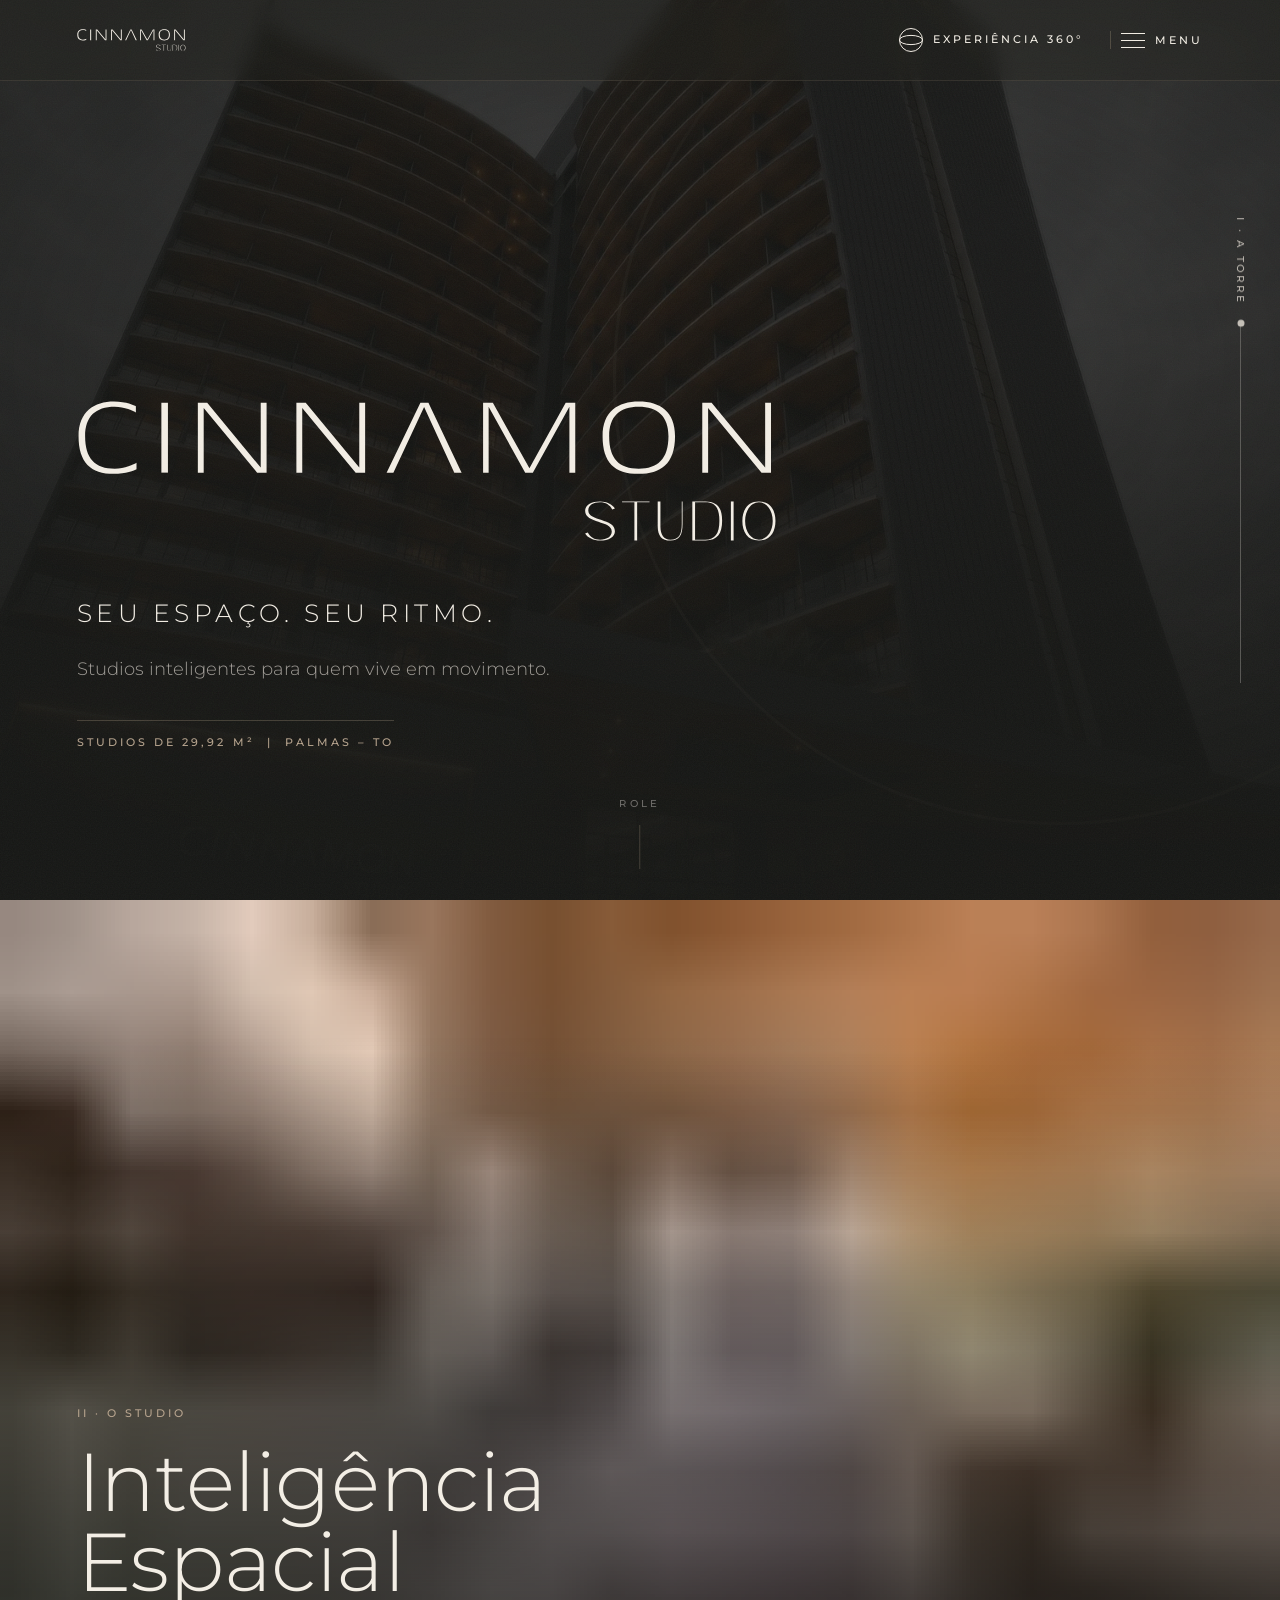
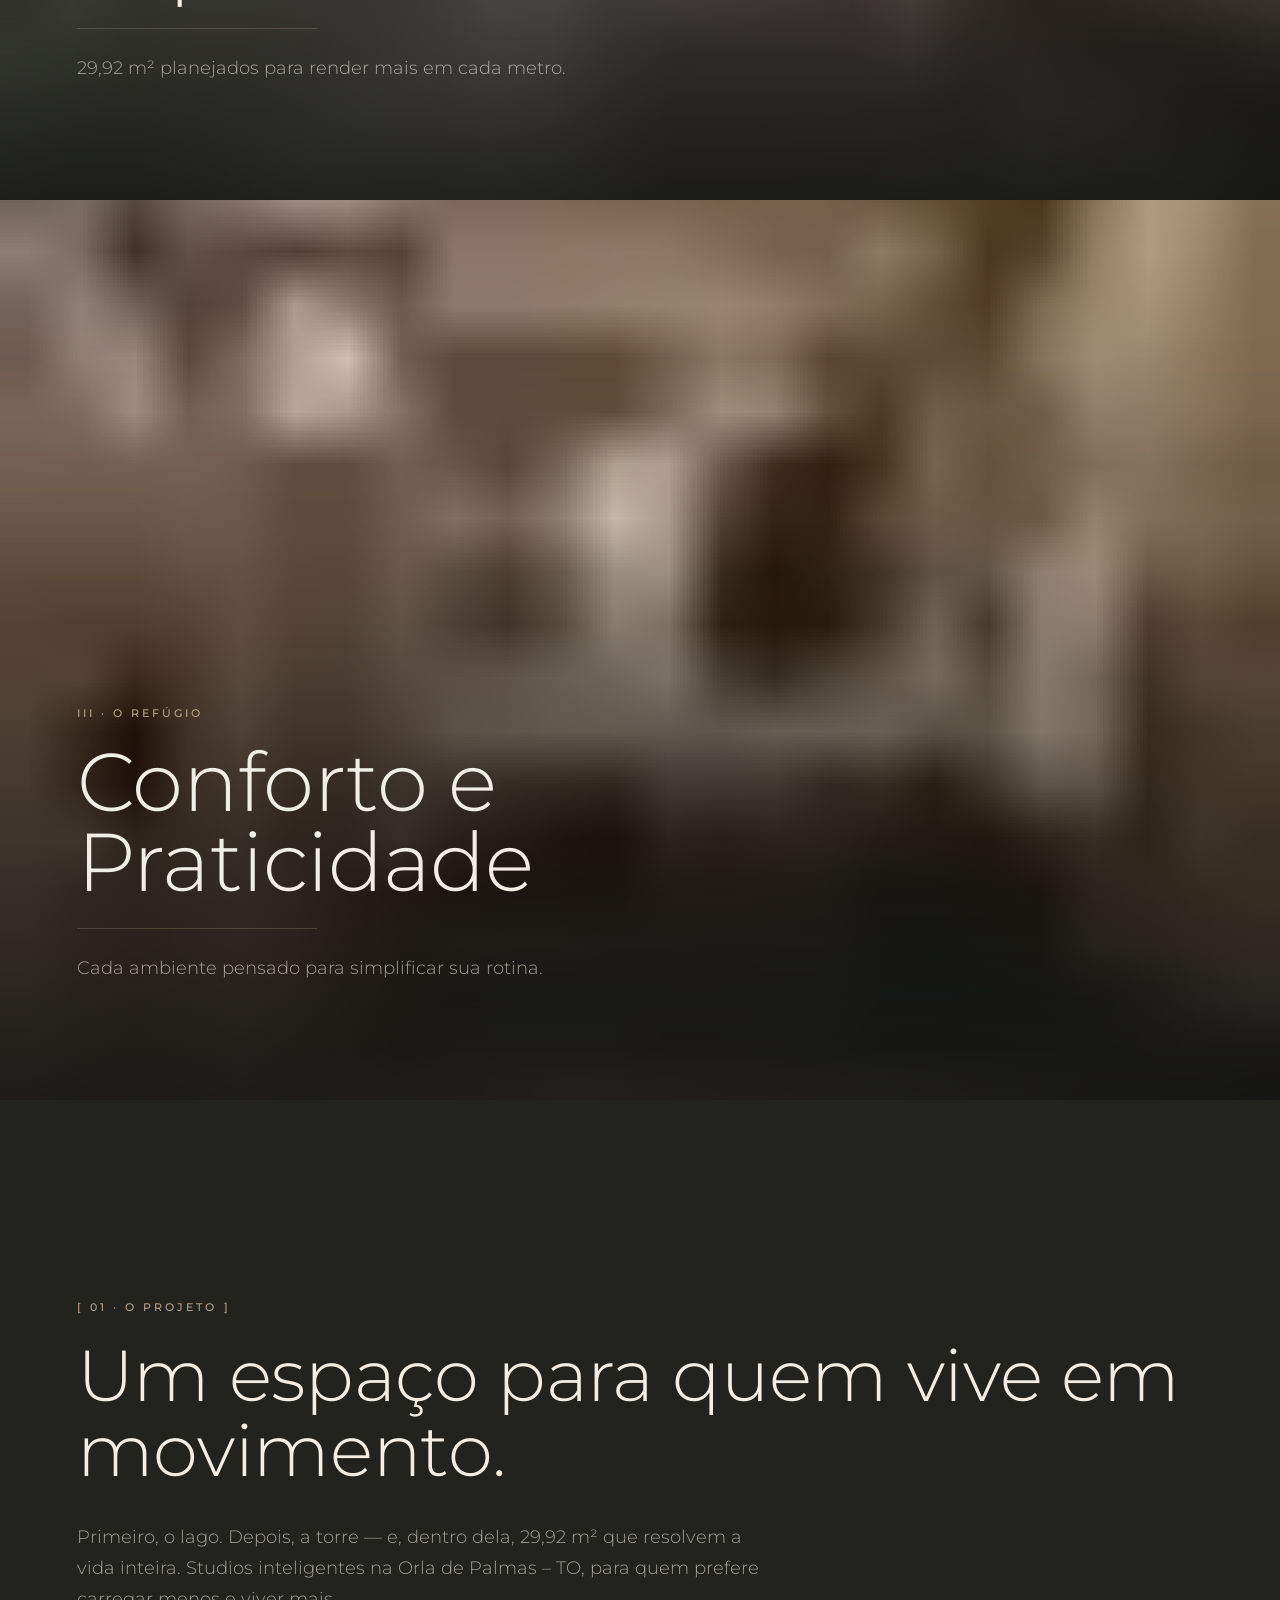
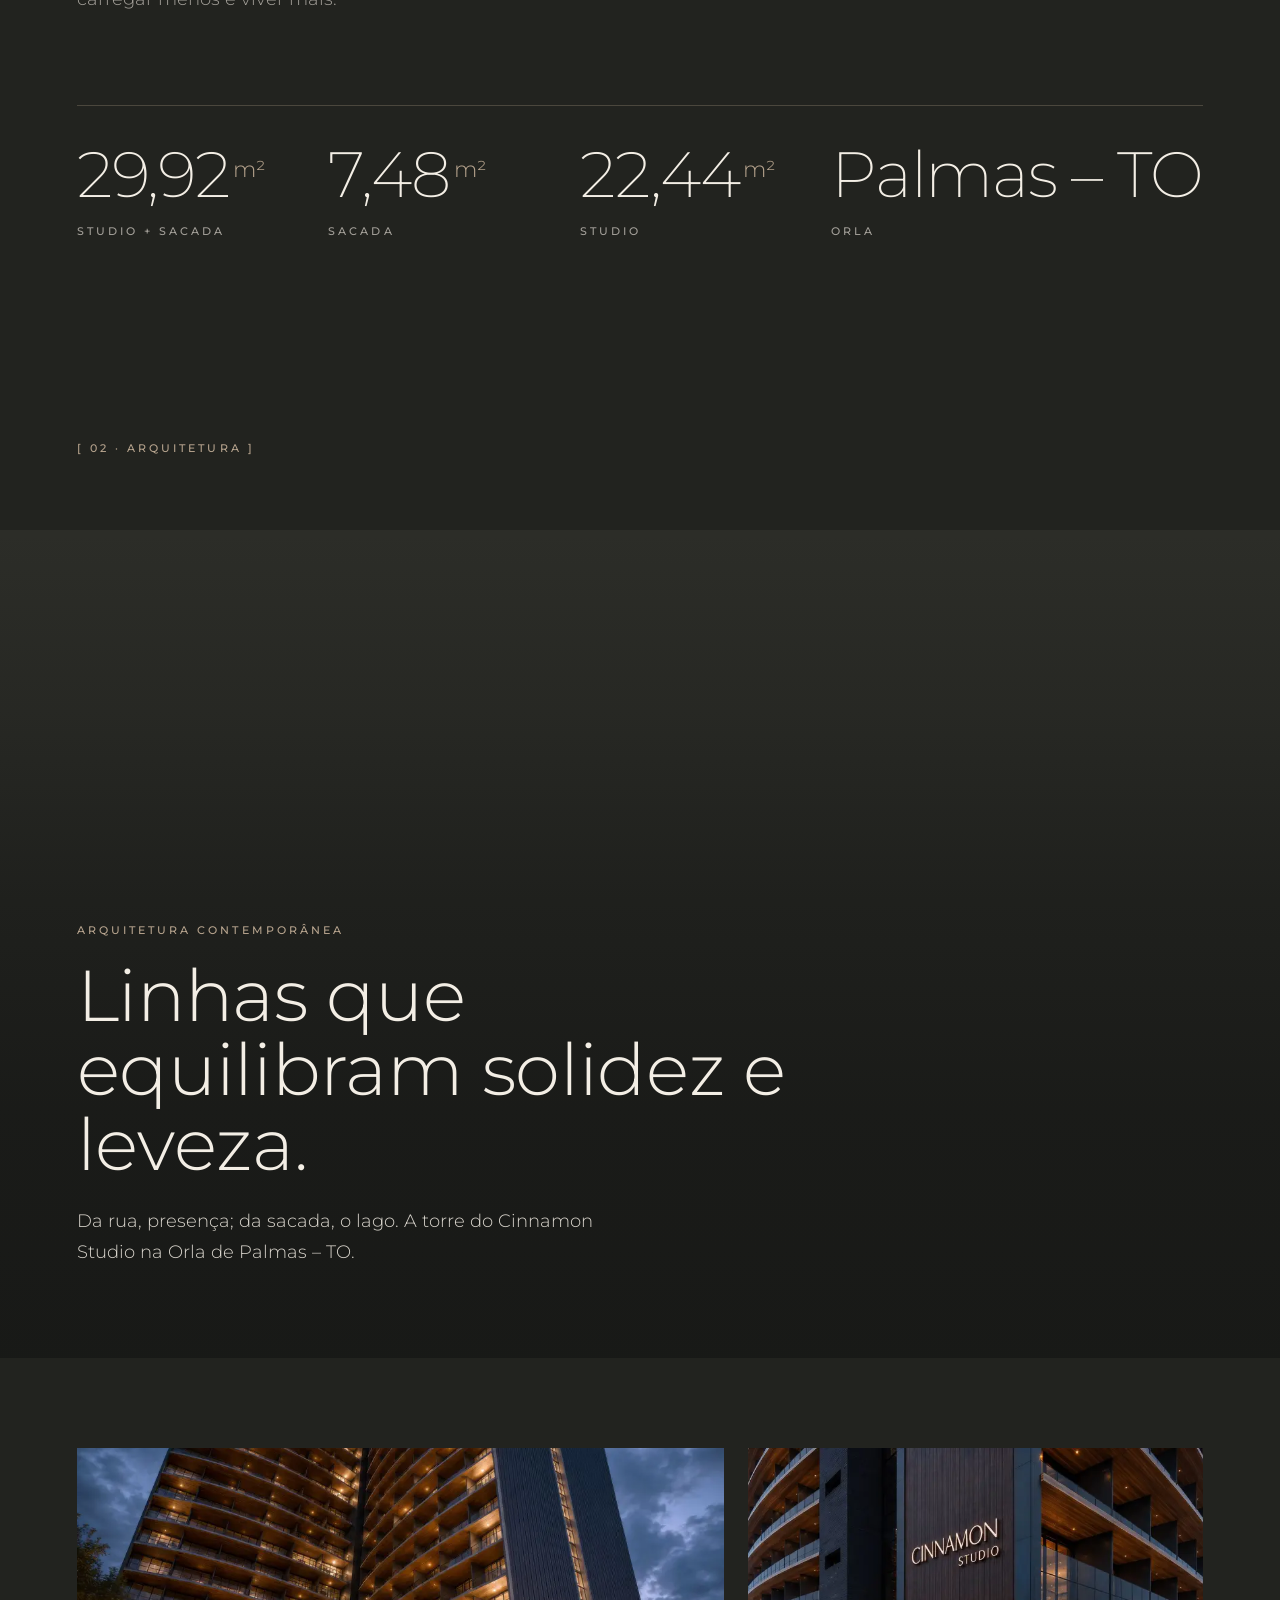
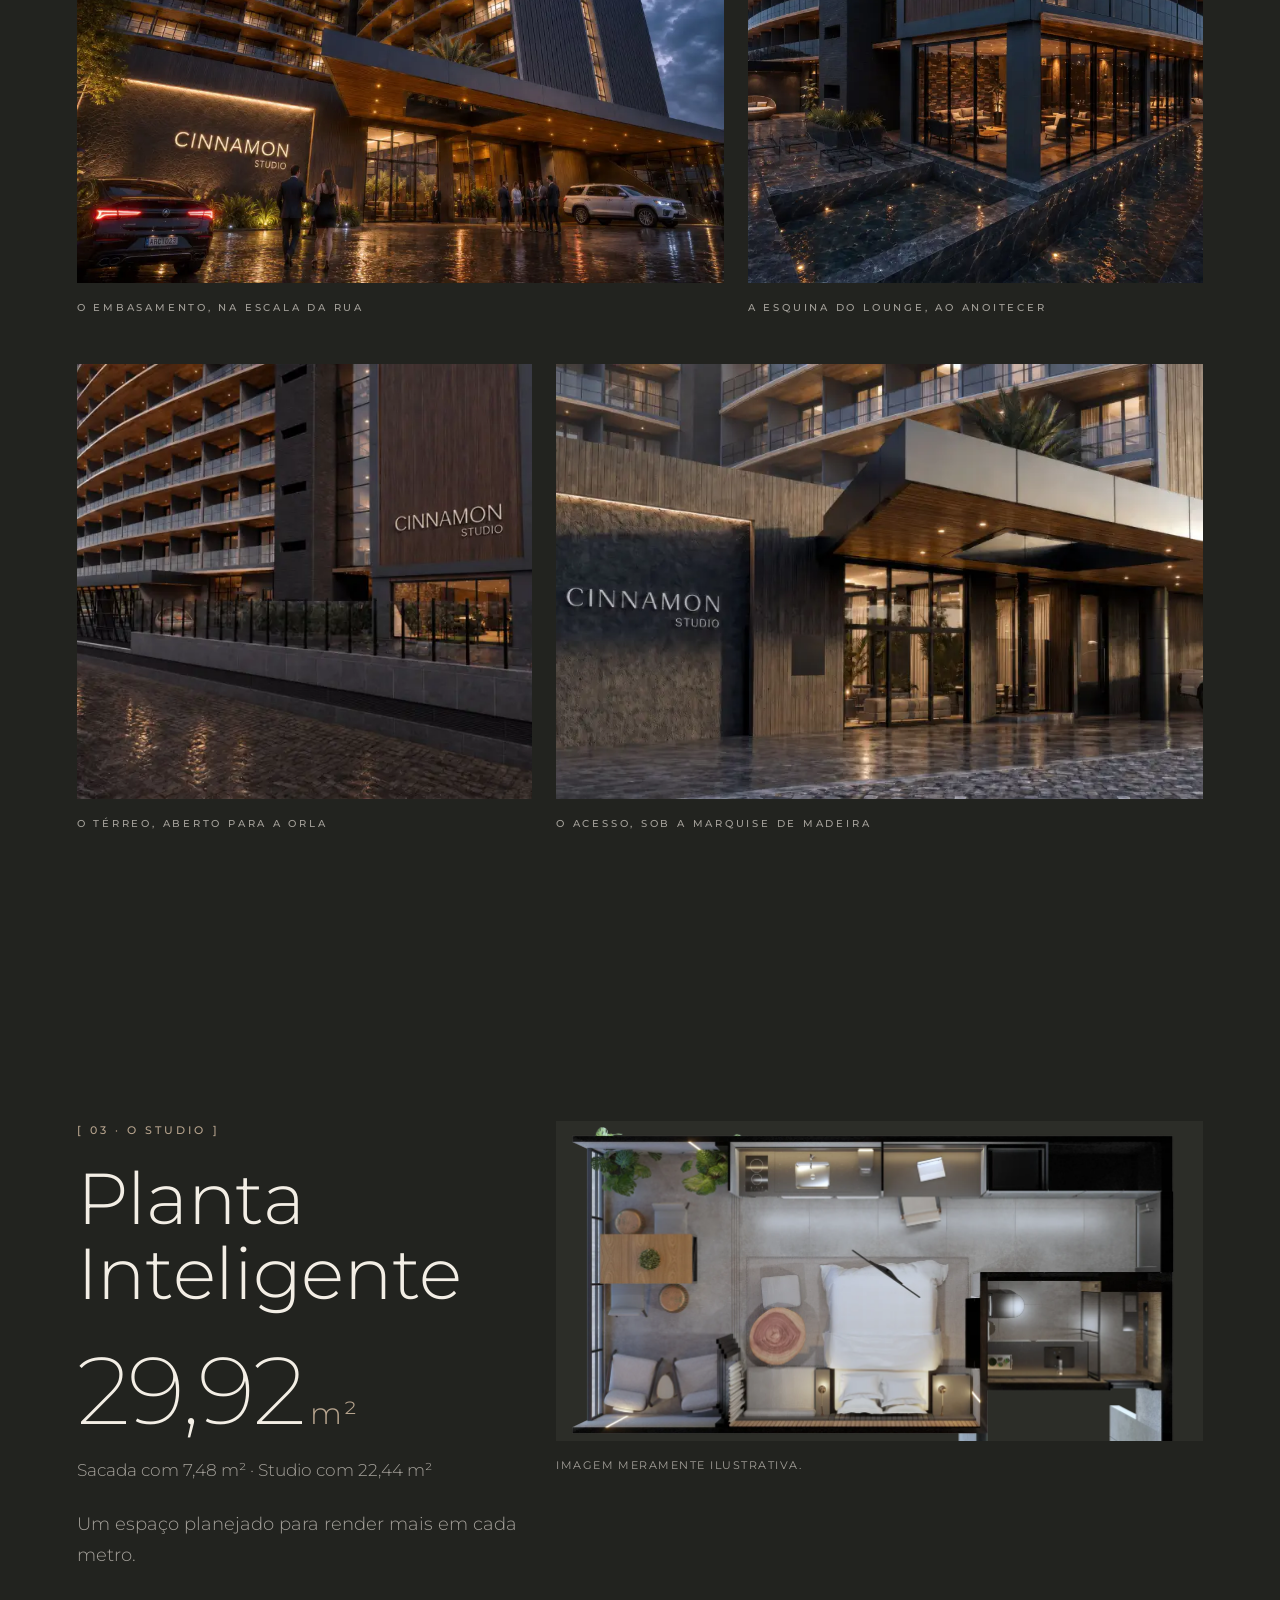
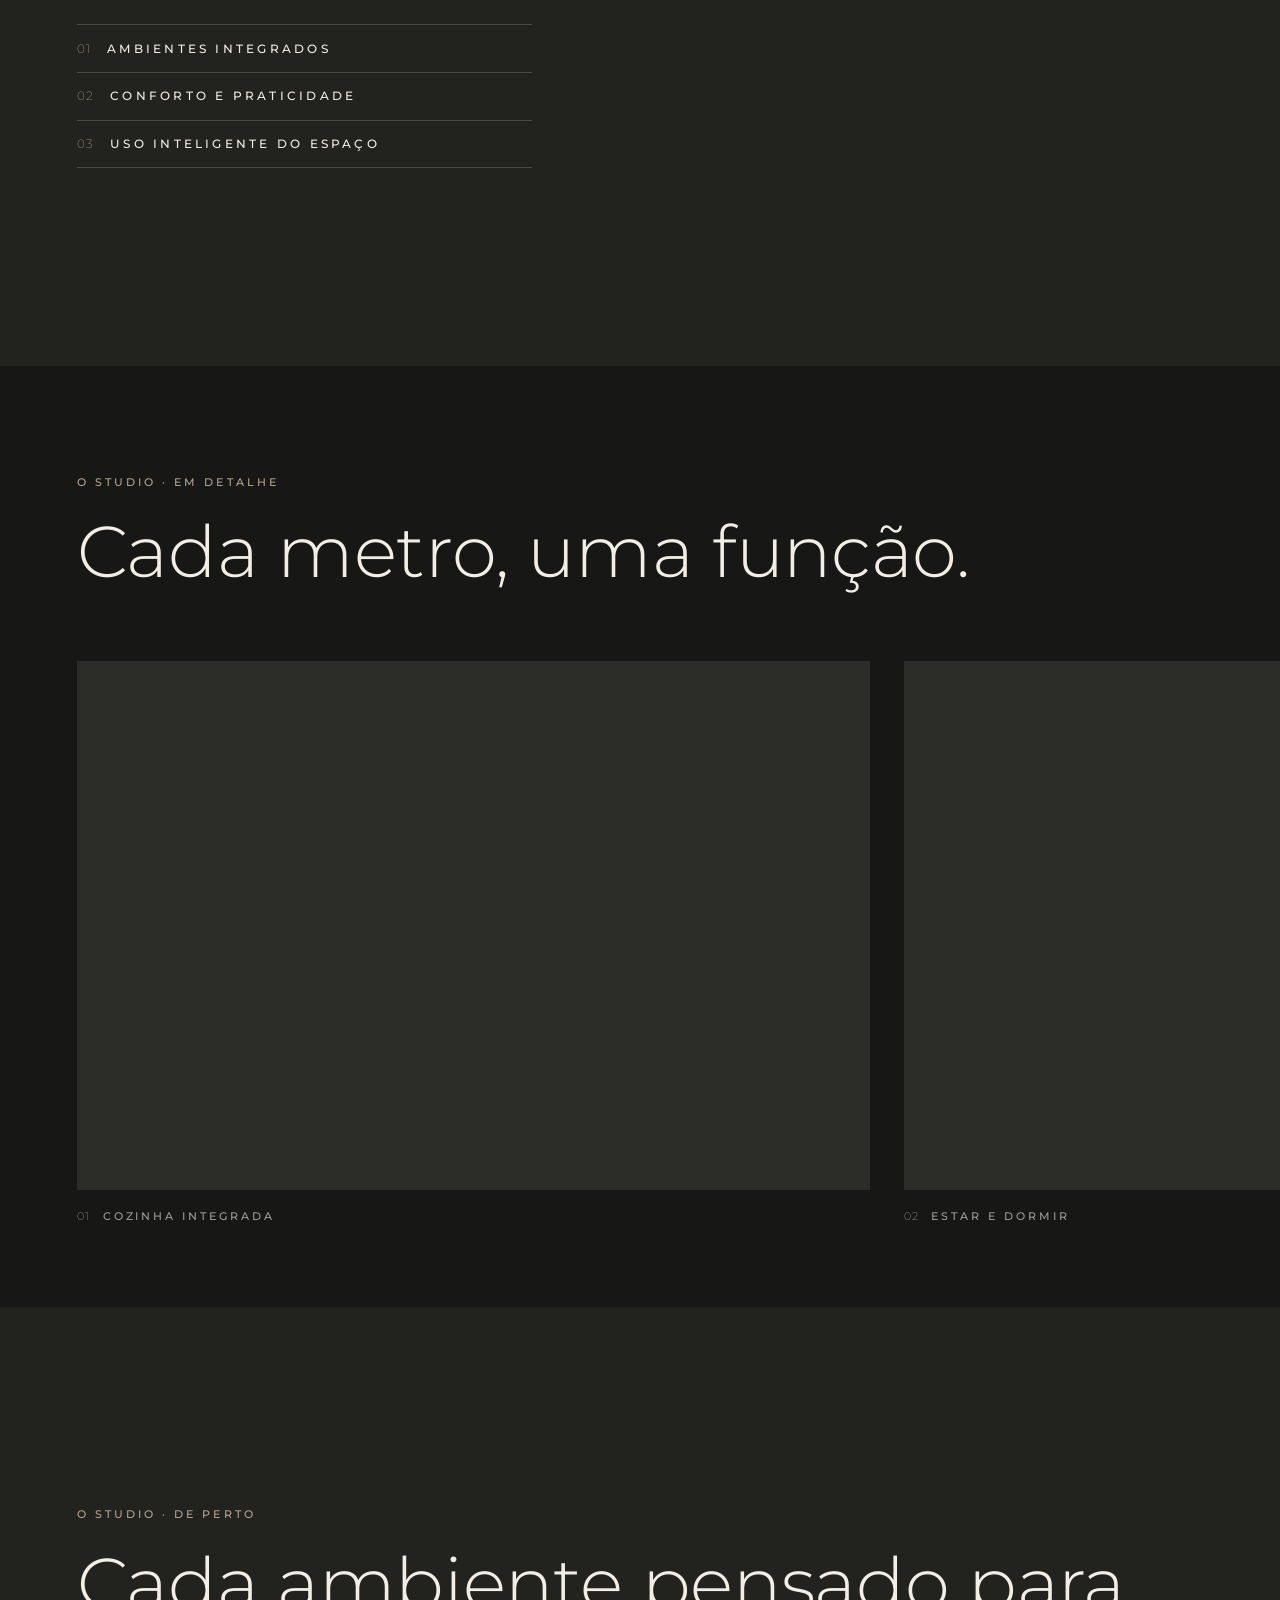
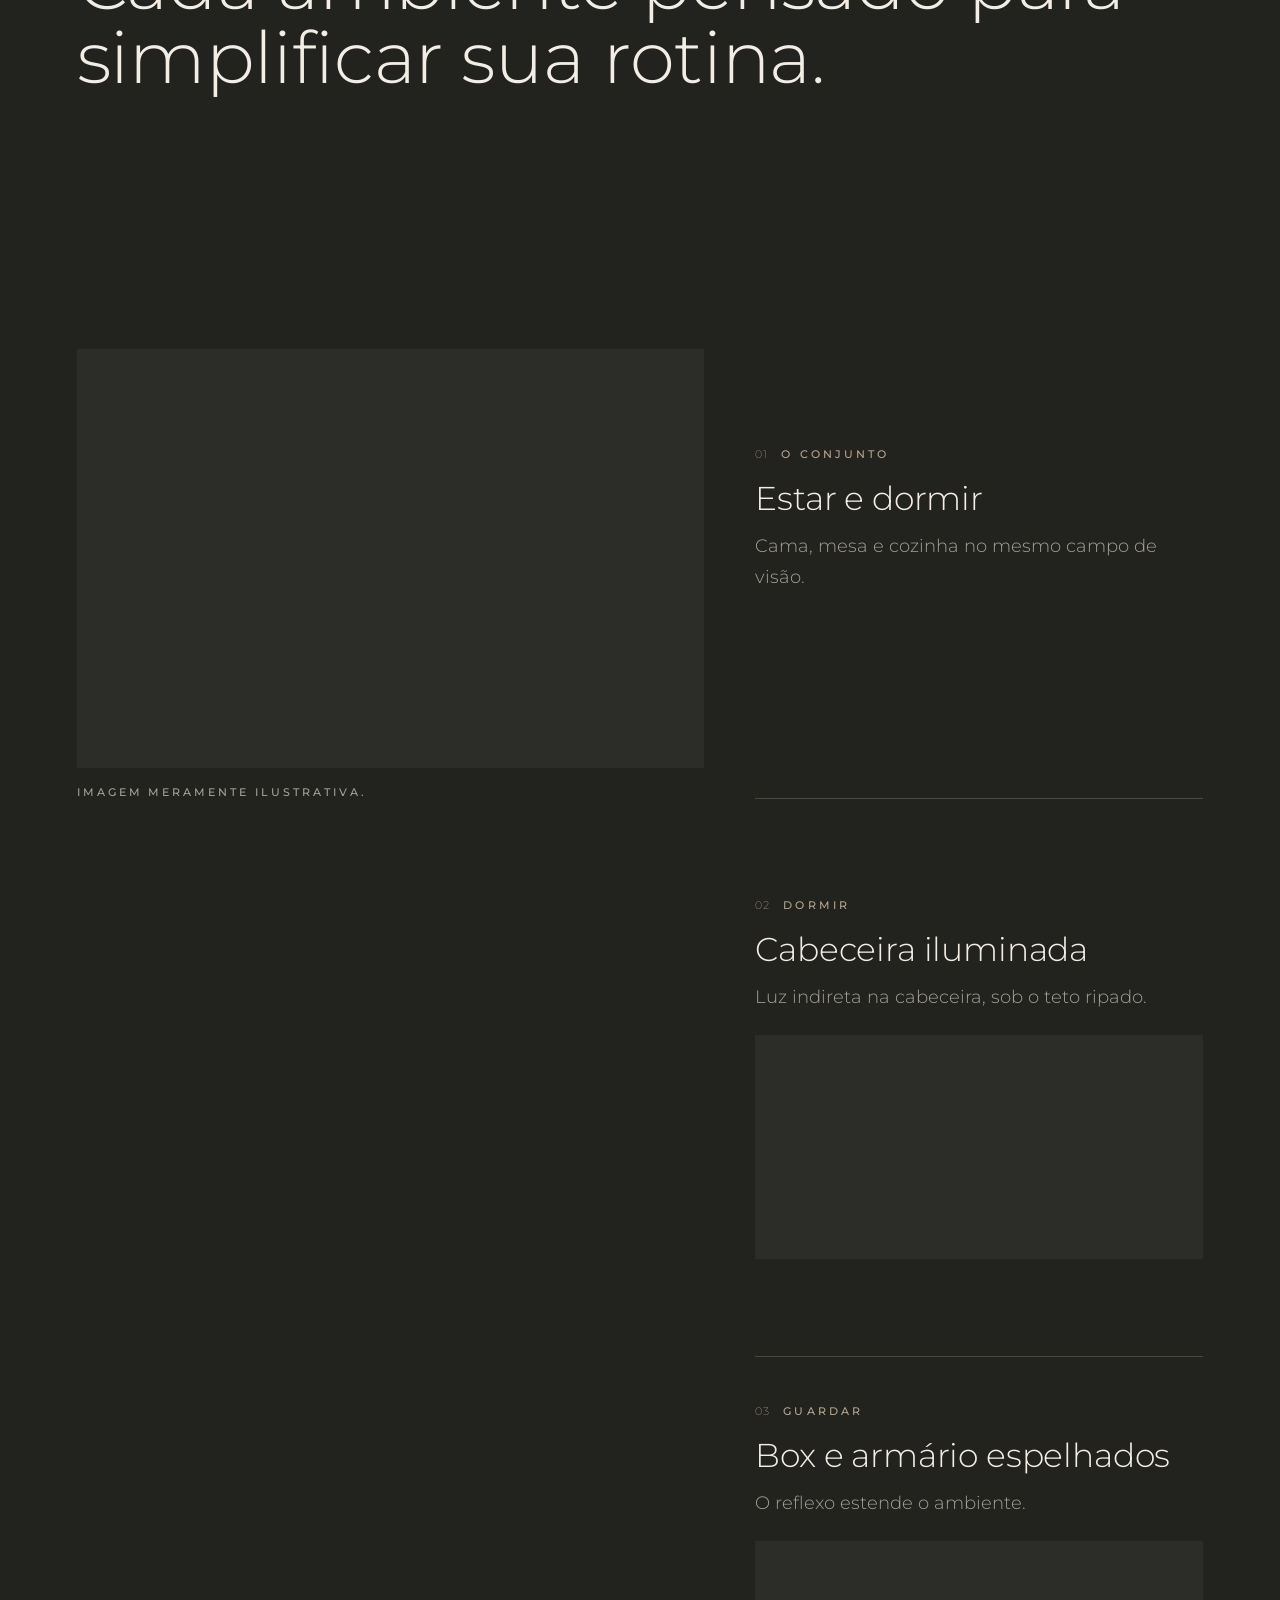
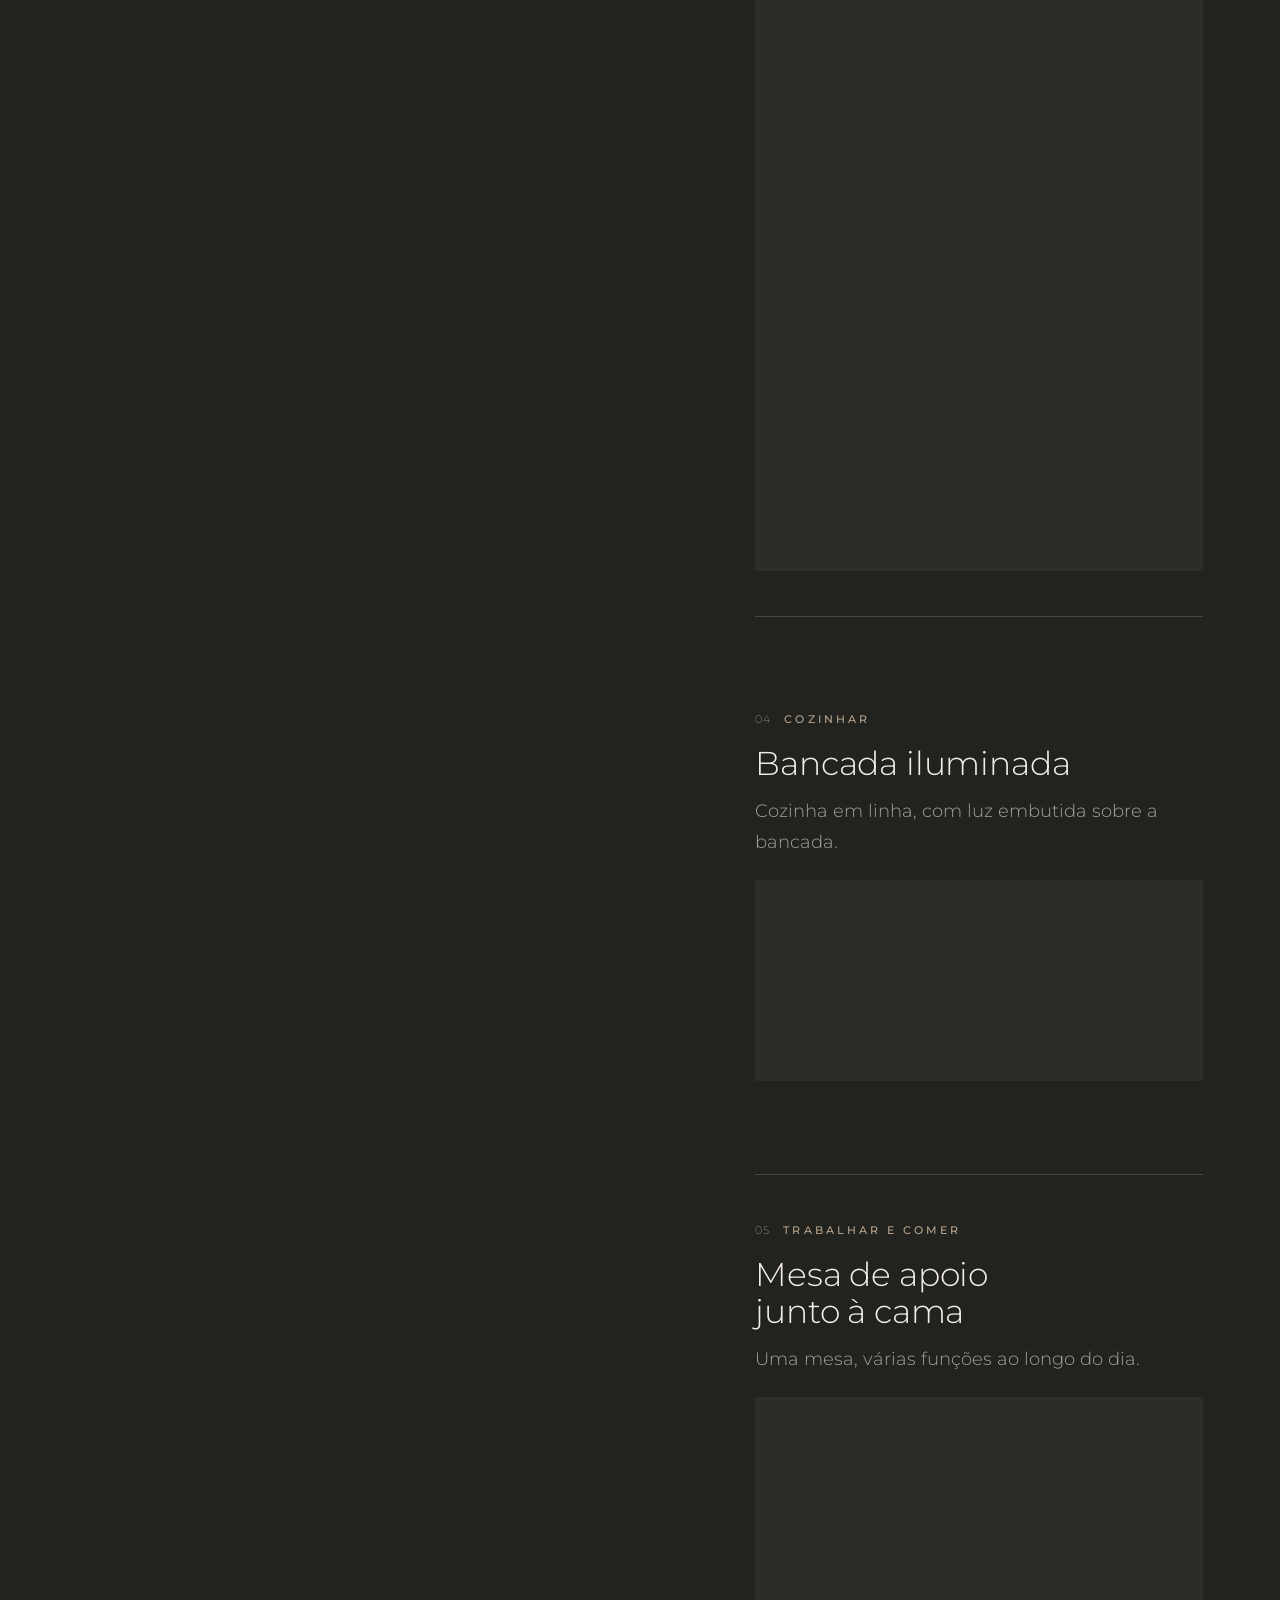
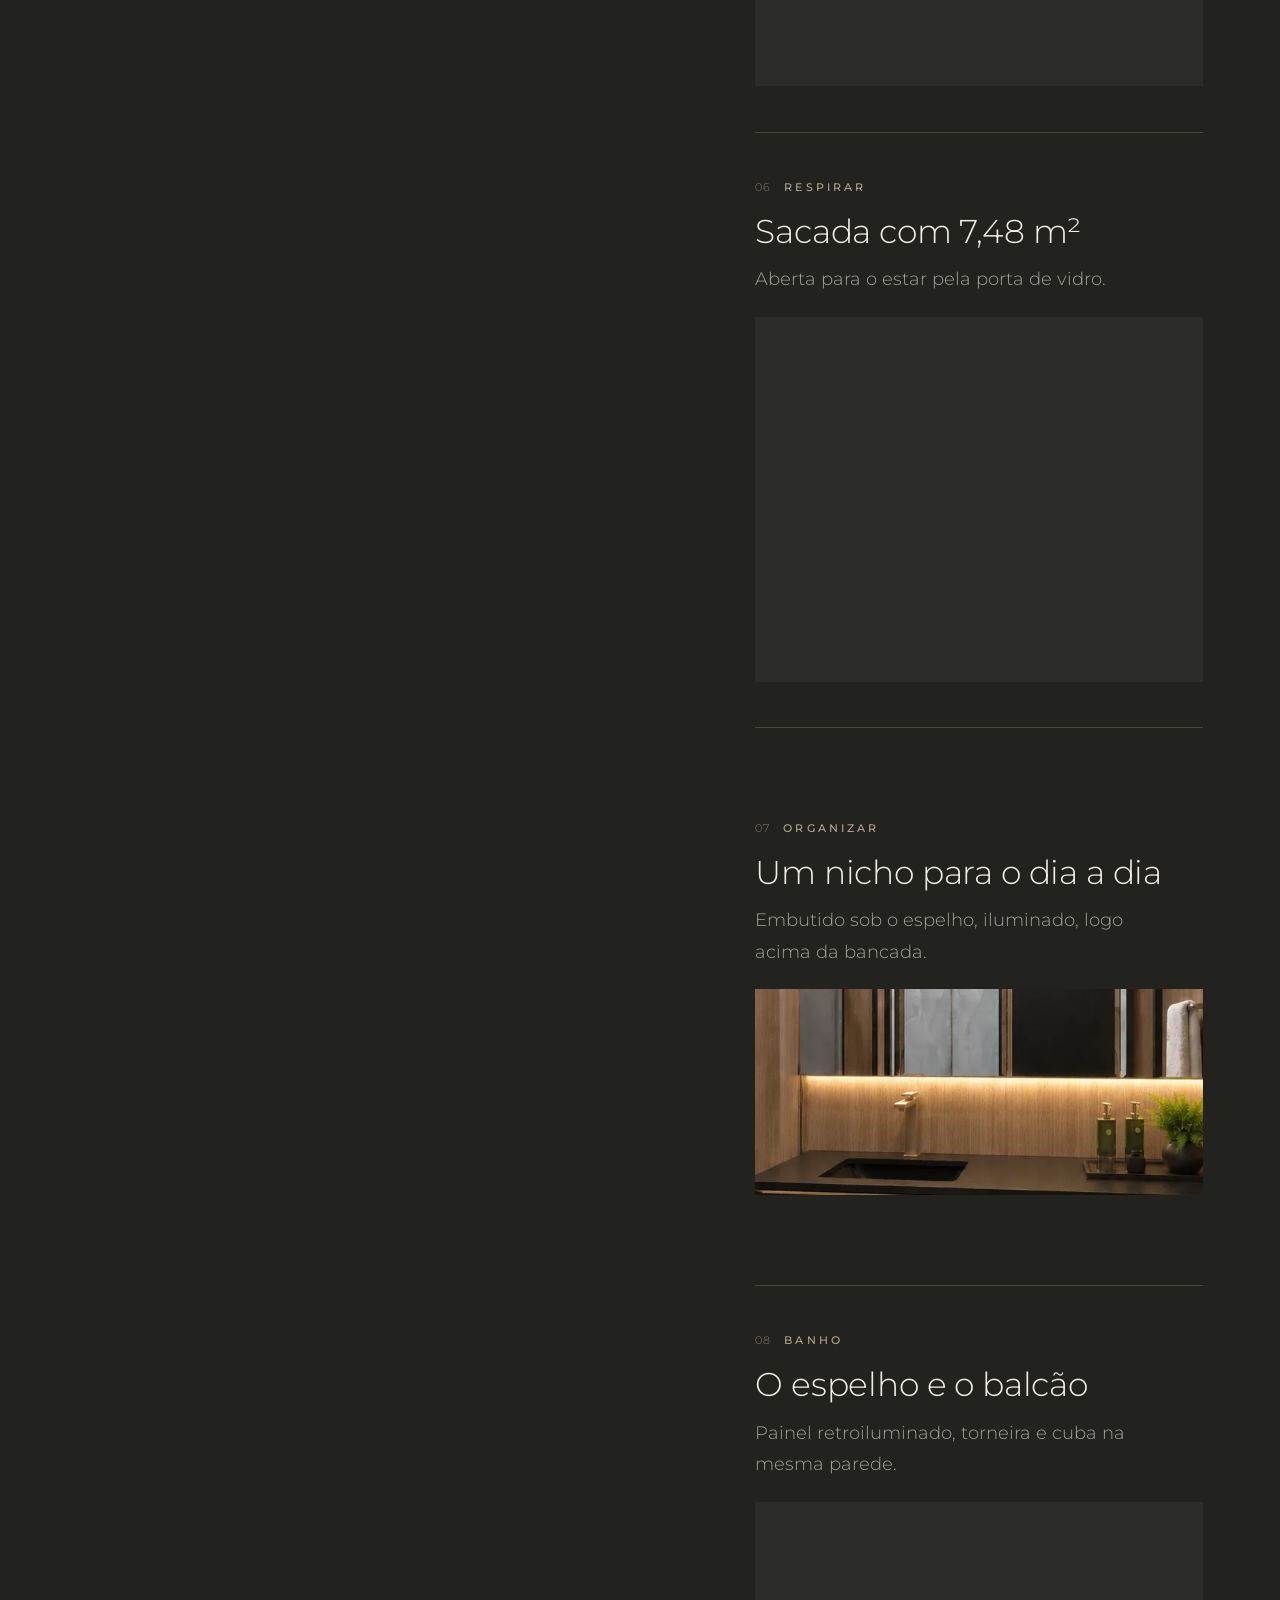
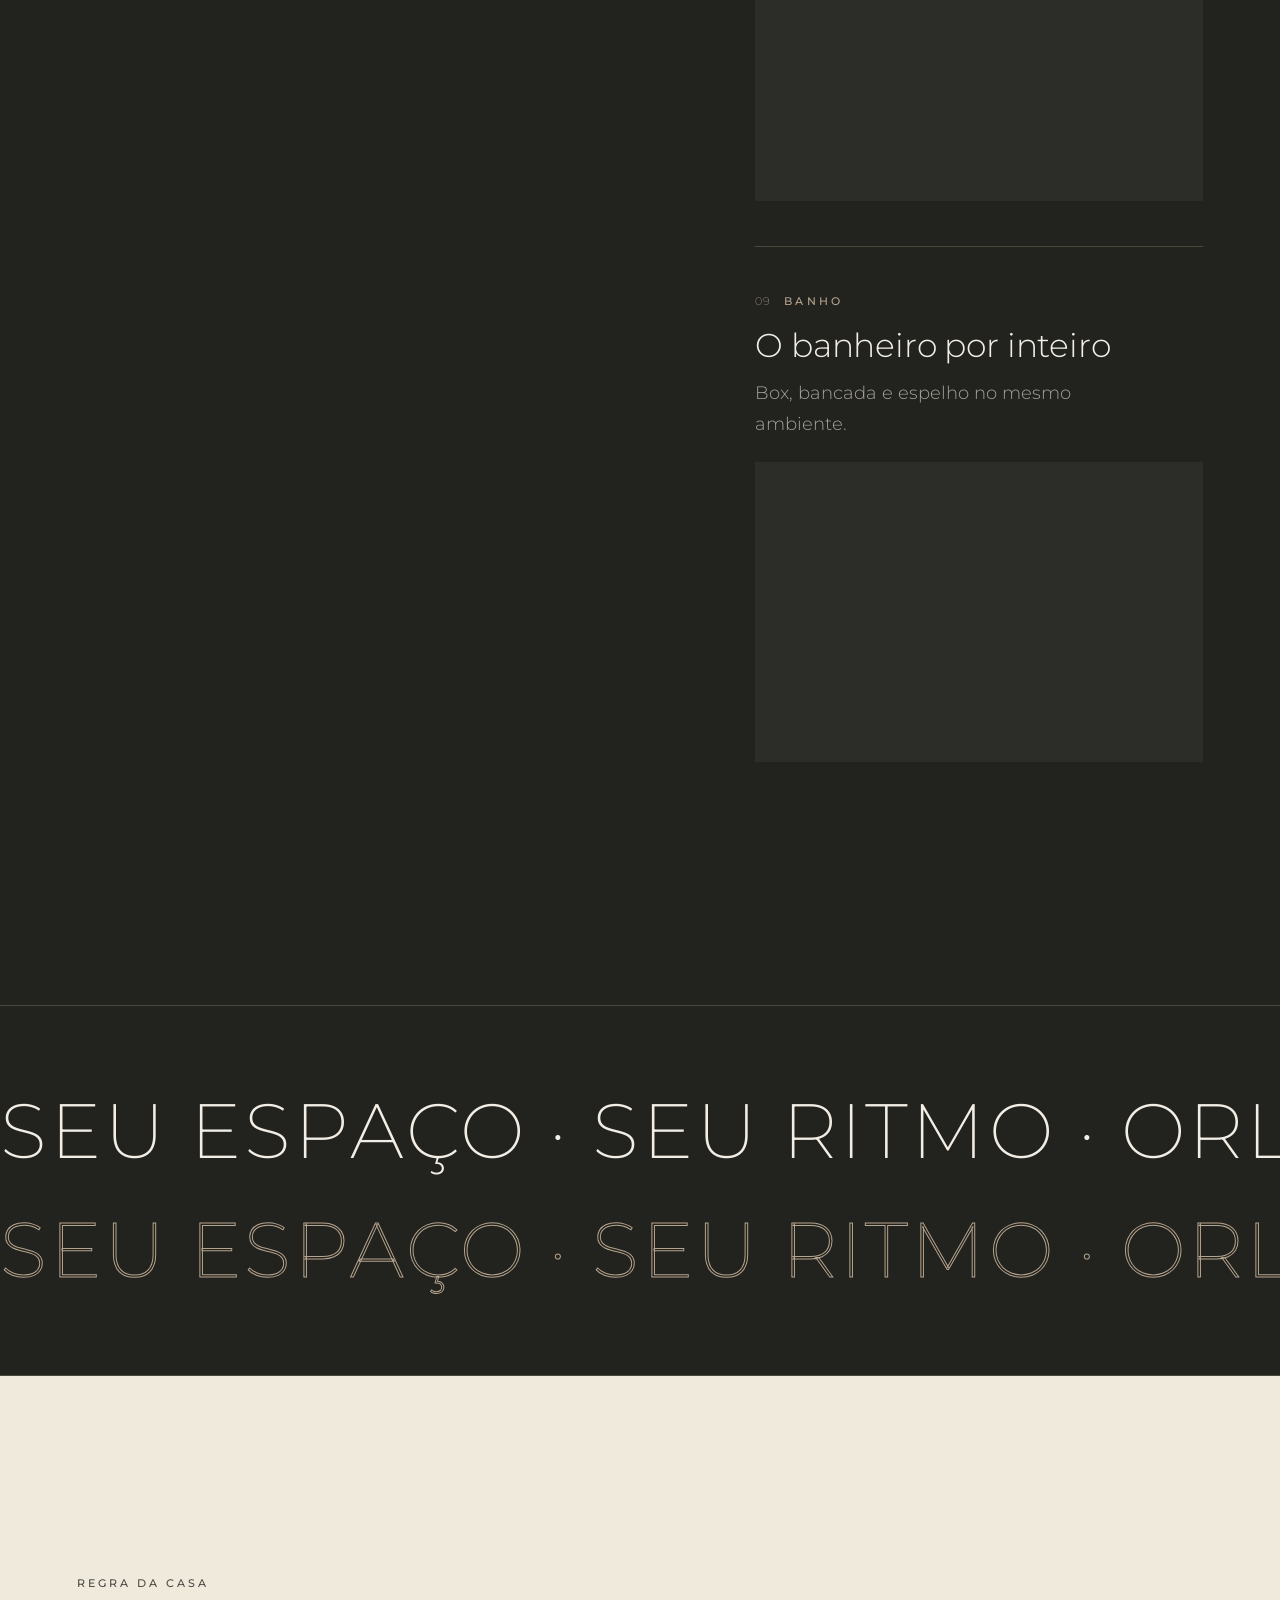
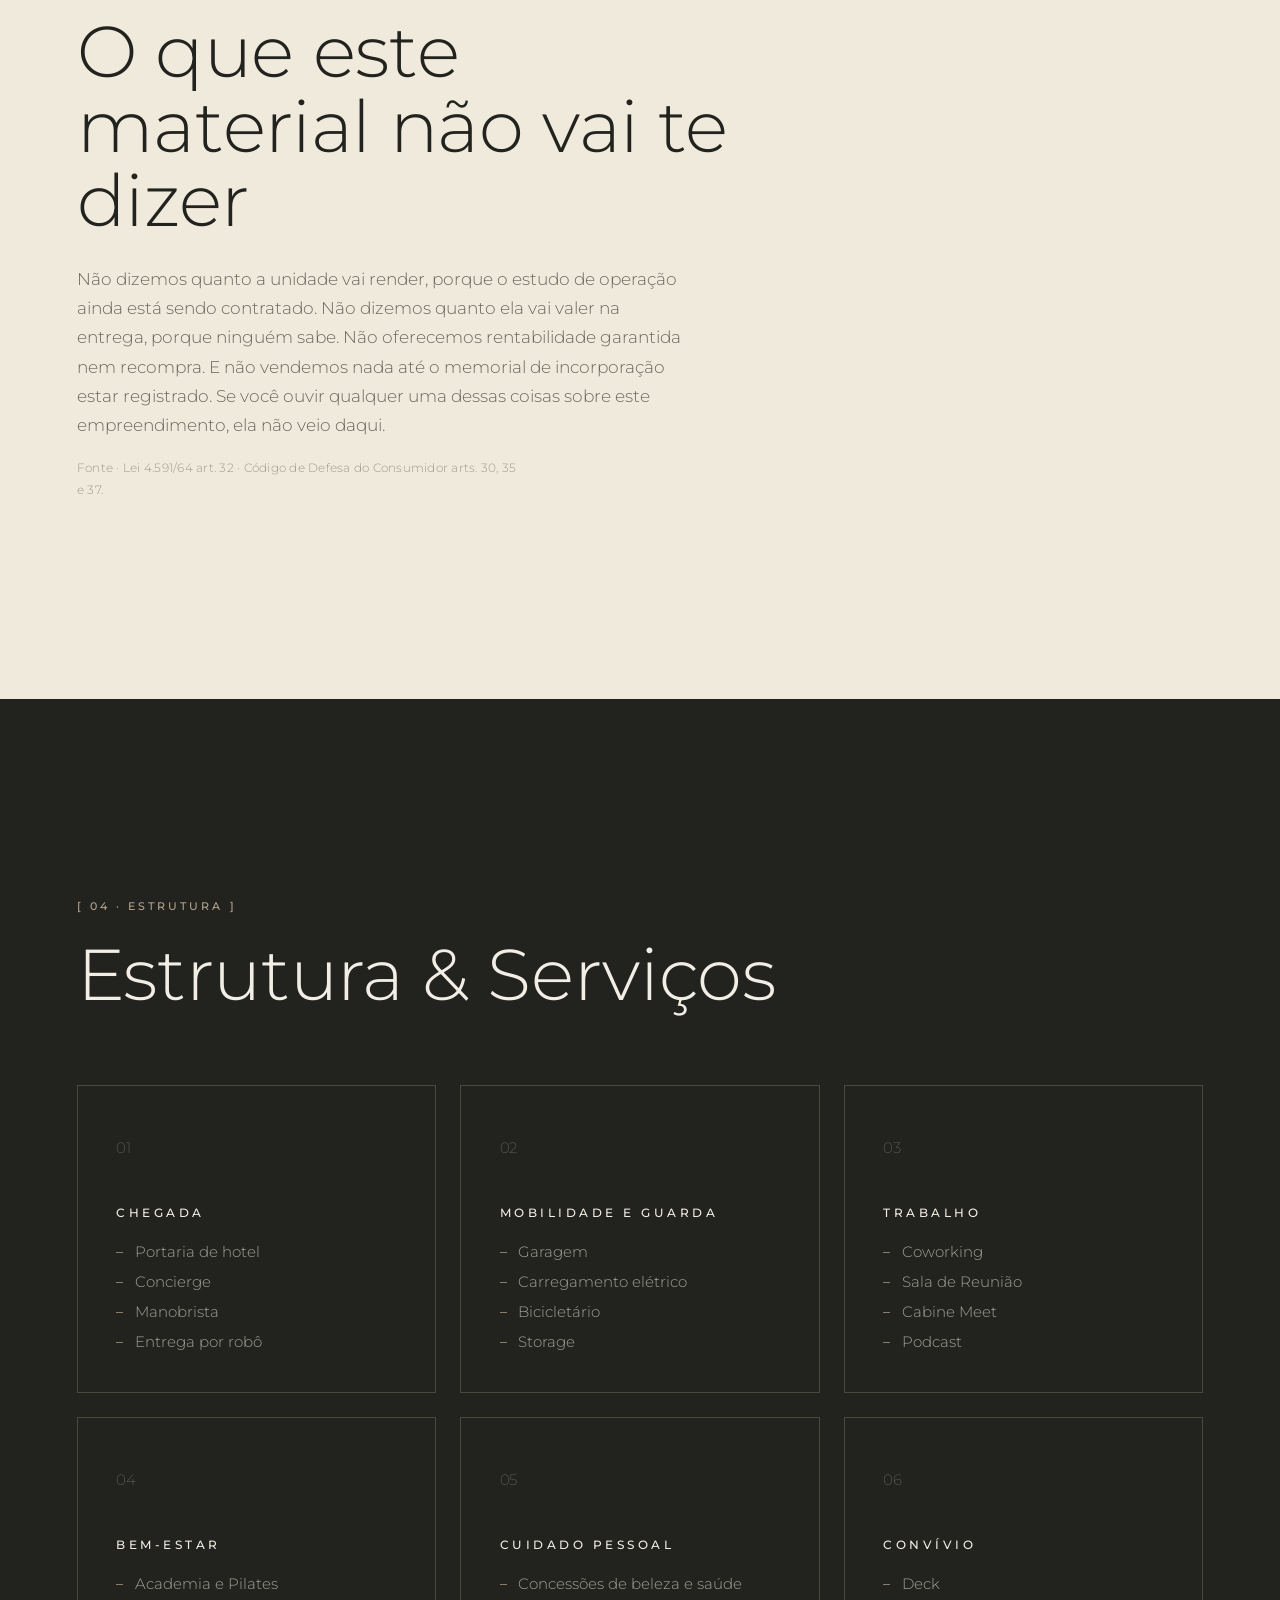
<file: index.html>
<!DOCTYPE html>
<html lang="pt-BR">
<head>
  <meta charset="UTF-8">
  <meta name="viewport" content="width=device-width, initial-scale=1">
  <title>Cinnamon Studio · Orla de Palmas – TO</title>
  <meta name="description" content="Seu espaço. Seu ritmo. Studios inteligentes de 29,92 m² para quem vive em movimento, na Orla de Palmas – TO.">
  <meta name="theme-color" content="#22231f">
  <meta name="facebook-domain-verification" content="zhc2whwbwz2vc1jj9fovdg6fufv5wa">

  <link rel="canonical" href="https://www.cinnamonstudio.com.br/">
  <meta property="og:type" content="website">
  <meta property="og:title" content="Cinnamon Studio · Orla de Palmas – TO">
  <meta property="og:description" content="Seu espaço. Seu ritmo. Studios inteligentes de 29,92 m² para quem vive em movimento.">
  <meta property="og:image" content="https://www.cinnamonstudio.com.br/img/og-cinnamon.jpg">
  <meta property="og:image:type" content="image/jpeg">
  <meta property="og:image:width" content="1200">
  <meta property="og:image:height" content="630">
  <meta property="og:image:alt" content="Wordmark Cinnamon Studio sobre a fachada da torre ao entardecer.">
  <meta property="og:site_name" content="Cinnamon Studio">
  <meta property="og:url" content="https://www.cinnamonstudio.com.br/">
  <meta property="og:locale" content="pt_BR">
  <meta name="twitter:card" content="summary_large_image">
  <meta name="twitter:title" content="Cinnamon Studio · Orla de Palmas – TO">
  <meta name="twitter:description" content="Seu espaço. Seu ritmo. Studios inteligentes de 29,92 m² para quem vive em movimento.">
  <meta name="twitter:image" content="https://www.cinnamonstudio.com.br/img/og-cinnamon.jpg">

  <!-- favicon: monograma C do logo oficial, com o anel da marca -->
  <link rel="icon" href="/favicon.ico" sizes="any">
  <link rel="icon" type="image/svg+xml" href="/img/favicon.svg">
  <link rel="icon" type="image/png" sizes="32x32" href="/img/favicon-32.png">
  <link rel="icon" type="image/png" sizes="16x16" href="/img/favicon-16.png">
  <link rel="apple-touch-icon" sizes="180x180" href="/img/favicon-180.png">
  <link rel="manifest" href="/site.webmanifest">

  <!-- fontes + CDN das libs (preconnect encurta o handshake no 4G) -->
  <link rel="preconnect" href="https://fonts.googleapis.com">
  <link rel="preconnect" href="https://fonts.gstatic.com" crossorigin>
  <link rel="preconnect" href="https://cdn.jsdelivr.net">
  <link href="https://fonts.googleapis.com/css2?family=Montserrat:wght@200;300;400;500;600&display=swap" rel="stylesheet">

  <!-- preload: SÓ a capa estática do hero — é o LCP e merece a banda toda.
       (Celular fica na 960: o canvas a cobre logo; a 1920 só atrasava.)
       Os frames da sequência NÃO se pré-carregam aqui: o hero.js já os
       busca como primeira coisa ao rodar, e duplicar o f_001 no <head>
       disputava com o LCP e sujava o console. -->
  <link rel="preload" as="image" href="img/ext-baixo-960.webp" media="(max-width: 768px)" fetchpriority="high">
  <link rel="preload" as="image" href="img/ext-baixo-1920.webp" media="(min-width: 768.02px)" fetchpriority="high">

  <link rel="stylesheet" href="css/style.css?v=20260929c">

  <!-- O hambúrguer NÃO pode depender de rede: js/menu.js é um <script defer>
       e roda depois do bundle do CDN, então em 4G frio o header ficava sem
       botão pelo tempo todo do download. Esta linha roda antes do primeiro
       paint e o botão nasce visível em toda visita. Sem JS nenhum a classe
       não entra e a navegação segue pelo rodapé, como antes. -->
  <script>
    document.documentElement.classList.add('has-menu');
    /* toque dado antes de js/menu.js atacar os eventos não se perde */
    document.addEventListener('click', function (ev) {
      if (window.__menuPronto) return;
      var alvo = ev.target && ev.target.closest && ev.target.closest('[data-menu-toggle]');
      if (alvo) window.__menuPendente = true;
    }, true);
  </script>

  <!-- AJUSTAR: dados abertos do JSON-LD — endereço completo, incorporadora,
       telefone e URL definitiva devem ser confirmados antes de publicar -->
  <script type="application/ld+json">
  {
    "@context": "https://schema.org",
    "@type": "Residence",
    "name": "Cinnamon Studio",
    "description": "Studios inteligentes de 29,92 m² na Orla de Palmas – TO. Seu espaço. Seu ritmo.",
    "address": {
      "@type": "PostalAddress",
      "streetAddress": "Q Orla 14 – Graciosa, Avenida Parque, Quadra 01, Lote 01, s/n",
      "postalCode": "77026-035",
      "addressLocality": "Palmas",
      "addressRegion": "TO",
      "addressCountry": "BR"
    },
    "sameAs": ["https://www.instagram.com/cinnamonstudiobr/"]
  }
  </script>

  <!-- Meta Pixel — 1953789878618915 (Cinnamon Studio).
       Fica no FIM do <head>, depois do CSS e dos preloads do hero: o
       snippet já injeta o script como async, e assim a conexão com o
       connect.facebook.net não disputa banda com o LCP.
       AJUSTAR: sob a LGPD, disparar PageView antes de consentimento é
       decisão do cliente com o jurídico. Se for preciso consentir antes,
       mover o fbq('track','PageView') para depois do aceite. -->
  <script>
  !function(f,b,e,v,n,t,s)
  {if(f.fbq)return;n=f.fbq=function(){n.callMethod?
  n.callMethod.apply(n,arguments):n.queue.push(arguments)};
  if(!f._fbq)f._fbq=n;n.push=n;n.loaded=!0;n.version='2.0';
  n.queue=[];t=b.createElement(e);t.async=!0;
  t.src=v;s=b.getElementsByTagName(e)[0];
  s.parentNode.insertBefore(t,s)}(window, document,'script',
  'https://connect.facebook.net/en_US/fbevents.js');
  fbq('init', '1953789878618915');
  fbq('track', 'PageView');
  </script>
</head>

<body>

  <noscript><img height="1" width="1" style="display:none" alt=""
    src="https://www.facebook.com/tr?id=1953789878618915&amp;ev=PageView&amp;noscript=1"></noscript>

  <!-- logo oficial (curvas de Aeonis LT Pro + Roses Bolero) — sprite unica -->
  <svg class="logo-sprite" aria-hidden="true" focusable="false">
    <defs>
      <g id="logo-cinnamon">
        <g class="logo__main">
          <path class="logo__ltr" d="M160.42849999999999 536.76774V528.4665600000001C157.48291999999998 530.47491 144.89726 536.09829 132.17771 536.09829C106.33694 536.09829 93.4835 522.8431800000001 93.4835 493.7890500000001C93.4835 468.34995000000004 106.8725 455.49651000000006 132.17771 455.49651000000006C144.76337 455.49651000000006 156.81347 461.25378000000006 159.62516 462.86046000000005V454.8270600000001C157.61681 453.8898300000001 147.57506 448.66812000000004 130.9727 448.66812000000004C105.66749 448.66812000000004 84.91454 461.6554500000001 84.91454 493.7890500000001C84.91454 527.931 100.71356 542.92668 130.9727 542.92668C146.37005 542.92668 158.15237 537.97275 160.42849999999999 536.76774Z"/>
          <path class="logo__ltr" d="M201.39883999999995 541.32V450.2748H192.82987999999997V541.32Z"/>
          <path class="logo__ltr" d="M329.93323999999996 541.32V450.2748H322.30150999999995V534.75939L252.54481999999996 450.2748H240.36082999999996V541.32H247.99255999999997V456.9693000000001L317.61535999999995 541.32Z"/>
          <path class="logo__ltr" d="M458.3337499999999 541.32V450.2748H450.70201999999995V534.75939L380.9453299999999 450.2748H368.7613399999999V541.32H376.3930699999999V456.9693000000001L446.01586999999995 541.32Z"/>
          <path class="logo__ltr" d="M584.0564599999999 541.32 540.80999 450.2748H530.3665699999999L486.31675999999993 541.32H495.1534999999999L535.18661 455.8981800000001L574.55027 541.32Z"/>
          <path class="logo__ltr" d="M732.1387999999998 541.32V450.2748H719.6870299999998L672.4238599999999 535.69662L624.7590199999999 450.2748H612.0394699999998V541.32H619.2695299999998V455.49651000000006L666.9343699999998 541.32H676.8422299999999L724.5070699999999 455.49651000000006V541.32Z"/>
          <path class="logo__ltr" d="M862.1459899999998 493.7890500000001C862.1459899999998 462.19101000000006 843.1336099999997 448.66812000000004 814.8828199999998 448.66812000000004C787.9709299999998 448.66812000000004 767.7535399999998 461.5215600000001 767.7535399999998 493.7890500000001C767.7535399999998 527.7971100000001 783.0169999999998 542.92668 814.8828199999998 542.92668C843.1336099999997 542.92668 862.1459899999998 530.07324 862.1459899999998 493.7890500000001ZM853.5770299999998 493.7890500000001C853.5770299999998 523.5126300000001 839.3846899999998 536.09829 814.8828199999998 536.09829C789.7114999999998 536.09829 776.3224999999998 523.64652 776.3224999999998 493.7890500000001C776.3224999999998 467.81439000000006 790.2470599999998 455.49651000000006 814.8828199999998 455.49651000000006C839.1169099999997 455.49651000000006 853.5770299999998 467.68050000000005 853.5770299999998 493.7890500000001Z"/>
          <path class="logo__ltr" d="M987.1992499999998 541.32V450.2748H979.5675199999998V534.75939L909.8108299999998 450.2748H897.6268399999998V541.32H905.2585699999998V456.9693000000001L974.8813699999998 541.32Z"/>
        </g>
        <g class="logo__sub">
          <path class="logo__ltr" d="M744.9853999999999 591.13166C744.9853999999999 608.1651899999999 779.6938899999999 603.60391 779.6938899999999 618.07172C779.6938899999999 624.4860199999999 773.7072099999999 628.69095 764.44211 628.69095C757.0300299999999 628.69095 751.3996999999999 625.19872 748.47763 619.28331L744.9853999999999 620.5661699999999C748.2638199999999 626.05396 756.03225 629.76 764.44211 629.76C776.0591199999999 629.76 783.82755 624.91364 783.82755 617.57283C783.82755 600.5393 749.11906 605.10058 749.11906 590.6327699999999C749.11906 584.1472 755.10574 579.94227 764.44211 579.94227C771.71165 579.94227 777.2707099999999 583.36323 780.26405 589.20737L783.82755 587.99578C780.6203999999999 582.50799 772.8519699999999 578.87322 764.44211 578.87322C752.68256 578.87322 744.9853999999999 583.71958 744.9853999999999 591.13166Z"/>
          <path class="logo__ltr" d="M793.09265 578.87322V579.94227H809.19967V629.76H812.7631700000001V579.94227H828.87019V578.87322Z"/>
          <path class="logo__ltr" d="M839.56069 578.87322V610.37456C839.56069 624.12967 845.0484799999999 629.76 856.09533 629.76C867.64107 629.76 871.98854 623.2744299999999 871.98854 607.95138V578.87322H870.91949V608.1651899999999C870.91949 622.0628399999999 866.92837 628.69095 855.9527899999999 628.69095C847.6142 628.69095 843.12419 622.27665 843.12419 611.9425V578.87322Z"/>
          <path class="logo__ltr" d="M884.6746 629.76H901.92194C917.24499 629.47492 923.51675 621.13633 923.51675 604.03153C923.51675 586.2853 916.7461 579.1582999999999 901.92194 578.87322H884.6746ZM888.2381 628.69095V579.94227H901.49432C914.18038 579.79973 919.95325 586.85546 919.95325 604.03153C919.95325 620.92252 914.32292 628.69095 901.49432 628.69095Z"/>
          <path class="logo__ltr" d="M938.4834500000001 629.76V578.87322H934.9199500000001V629.76Z"/>
          <path class="logo__ltr" d="M971.4814600000001 629.76C986.5907000000001 629.76 993.0050000000001 618.1429899999999 993.0050000000001 604.31661C993.0050000000001 590.41896 986.5907000000001 578.87322 971.4814600000001 578.87322C956.3009500000001 578.87322 949.88665 590.41896 949.88665 604.31661C949.88665 618.1429899999999 956.3009500000001 629.76 971.4814600000001 629.76ZM971.4814600000001 579.94227C980.67529 579.94227 989.4415 589.34991 989.4415 604.31661C989.4415 619.28331 980.67529 628.69095 971.4814600000001 628.69095C962.21636 628.69095 953.45015 619.28331 953.45015 604.31661C953.45015 589.34991 962.21636 579.94227 971.4814600000001 579.94227Z"/>
        </g>
      </g>
    </defs>
  </svg>

  <!-- grain global de filme -->
  <div class="grain" aria-hidden="true"></div>

  <!-- cursor customizado (a lógica chega na fase 3; sem JS não aparece) -->
  <div class="cursor-ring" aria-hidden="true"></div>
  <div class="cursor-dot" aria-hidden="true"></div>

  <!-- 00 · PRELOADER — invisível sem JS; a fase 4 o ativa e sincroniza o contador -->
  <div class="preloader" aria-hidden="true">
    <p class="wordmark">
        <span class="sr-only">Cinnamon Studio</span>
        <svg class="wordmark__art" viewBox="82.91 446.67 912.09 185.09" aria-hidden="true" focusable="false">
  <g class="wordmark__main logo__main">
    <path class="logo__ltr" d="M160.42849999999999 536.76774V528.4665600000001C157.48291999999998 530.47491 144.89726 536.09829 132.17771 536.09829C106.33694 536.09829 93.4835 522.8431800000001 93.4835 493.7890500000001C93.4835 468.34995000000004 106.8725 455.49651000000006 132.17771 455.49651000000006C144.76337 455.49651000000006 156.81347 461.25378000000006 159.62516 462.86046000000005V454.8270600000001C157.61681 453.8898300000001 147.57506 448.66812000000004 130.9727 448.66812000000004C105.66749 448.66812000000004 84.91454 461.6554500000001 84.91454 493.7890500000001C84.91454 527.931 100.71356 542.92668 130.9727 542.92668C146.37005 542.92668 158.15237 537.97275 160.42849999999999 536.76774Z"/>
    <path class="logo__ltr" d="M201.39883999999995 541.32V450.2748H192.82987999999997V541.32Z"/>
    <path class="logo__ltr" d="M329.93323999999996 541.32V450.2748H322.30150999999995V534.75939L252.54481999999996 450.2748H240.36082999999996V541.32H247.99255999999997V456.9693000000001L317.61535999999995 541.32Z"/>
    <path class="logo__ltr" d="M458.3337499999999 541.32V450.2748H450.70201999999995V534.75939L380.9453299999999 450.2748H368.7613399999999V541.32H376.3930699999999V456.9693000000001L446.01586999999995 541.32Z"/>
    <path class="logo__ltr" d="M584.0564599999999 541.32 540.80999 450.2748H530.3665699999999L486.31675999999993 541.32H495.1534999999999L535.18661 455.8981800000001L574.55027 541.32Z"/>
    <path class="logo__ltr" d="M732.1387999999998 541.32V450.2748H719.6870299999998L672.4238599999999 535.69662L624.7590199999999 450.2748H612.0394699999998V541.32H619.2695299999998V455.49651000000006L666.9343699999998 541.32H676.8422299999999L724.5070699999999 455.49651000000006V541.32Z"/>
    <path class="logo__ltr" d="M862.1459899999998 493.7890500000001C862.1459899999998 462.19101000000006 843.1336099999997 448.66812000000004 814.8828199999998 448.66812000000004C787.9709299999998 448.66812000000004 767.7535399999998 461.5215600000001 767.7535399999998 493.7890500000001C767.7535399999998 527.7971100000001 783.0169999999998 542.92668 814.8828199999998 542.92668C843.1336099999997 542.92668 862.1459899999998 530.07324 862.1459899999998 493.7890500000001ZM853.5770299999998 493.7890500000001C853.5770299999998 523.5126300000001 839.3846899999998 536.09829 814.8828199999998 536.09829C789.7114999999998 536.09829 776.3224999999998 523.64652 776.3224999999998 493.7890500000001C776.3224999999998 467.81439000000006 790.2470599999998 455.49651000000006 814.8828199999998 455.49651000000006C839.1169099999997 455.49651000000006 853.5770299999998 467.68050000000005 853.5770299999998 493.7890500000001Z"/>
    <path class="logo__ltr" d="M987.1992499999998 541.32V450.2748H979.5675199999998V534.75939L909.8108299999998 450.2748H897.6268399999998V541.32H905.2585699999998V456.9693000000001L974.8813699999998 541.32Z"/>
  </g>
  <g class="wordmark__sub logo__sub">
    <path class="logo__ltr" d="M744.9853999999999 591.13166C744.9853999999999 608.1651899999999 779.6938899999999 603.60391 779.6938899999999 618.07172C779.6938899999999 624.4860199999999 773.7072099999999 628.69095 764.44211 628.69095C757.0300299999999 628.69095 751.3996999999999 625.19872 748.47763 619.28331L744.9853999999999 620.5661699999999C748.2638199999999 626.05396 756.03225 629.76 764.44211 629.76C776.0591199999999 629.76 783.82755 624.91364 783.82755 617.57283C783.82755 600.5393 749.11906 605.10058 749.11906 590.6327699999999C749.11906 584.1472 755.10574 579.94227 764.44211 579.94227C771.71165 579.94227 777.2707099999999 583.36323 780.26405 589.20737L783.82755 587.99578C780.6203999999999 582.50799 772.8519699999999 578.87322 764.44211 578.87322C752.68256 578.87322 744.9853999999999 583.71958 744.9853999999999 591.13166Z"/>
    <path class="logo__ltr" d="M793.09265 578.87322V579.94227H809.19967V629.76H812.7631700000001V579.94227H828.87019V578.87322Z"/>
    <path class="logo__ltr" d="M839.56069 578.87322V610.37456C839.56069 624.12967 845.0484799999999 629.76 856.09533 629.76C867.64107 629.76 871.98854 623.2744299999999 871.98854 607.95138V578.87322H870.91949V608.1651899999999C870.91949 622.0628399999999 866.92837 628.69095 855.9527899999999 628.69095C847.6142 628.69095 843.12419 622.27665 843.12419 611.9425V578.87322Z"/>
    <path class="logo__ltr" d="M884.6746 629.76H901.92194C917.24499 629.47492 923.51675 621.13633 923.51675 604.03153C923.51675 586.2853 916.7461 579.1582999999999 901.92194 578.87322H884.6746ZM888.2381 628.69095V579.94227H901.49432C914.18038 579.79973 919.95325 586.85546 919.95325 604.03153C919.95325 620.92252 914.32292 628.69095 901.49432 628.69095Z"/>
    <path class="logo__ltr" d="M938.4834500000001 629.76V578.87322H934.9199500000001V629.76Z"/>
    <path class="logo__ltr" d="M971.4814600000001 629.76C986.5907000000001 629.76 993.0050000000001 618.1429899999999 993.0050000000001 604.31661C993.0050000000001 590.41896 986.5907000000001 578.87322 971.4814600000001 578.87322C956.3009500000001 578.87322 949.88665 590.41896 949.88665 604.31661C949.88665 618.1429899999999 956.3009500000001 629.76 971.4814600000001 629.76ZM971.4814600000001 579.94227C980.67529 579.94227 989.4415 589.34991 989.4415 604.31661C989.4415 619.28331 980.67529 628.69095 971.4814600000001 628.69095C962.21636 628.69095 953.45015 619.28331 953.45015 604.31661C953.45015 589.34991 962.21636 579.94227 971.4814600000001 579.94227Z"/>
  </g>
        </svg>
      </p>
    <div class="preloader__bar"><span class="preloader__bar-fill"></span></div>
    <p class="preloader__count">Compondo a chegada — 0%</p>
  </div>

  <!-- rail de progresso (desktop) -->
  <aside class="rail" aria-hidden="true">
    <span class="rail__label">I · A Torre</span>
    <span class="rail__line">
      <span class="rail__fill"></span>
      <span class="rail__node"></span>
    </span>
  </aside>

  <header class="site-header">
    <a href="#hero" class="wordmark" aria-label="Cinnamon Studio — voltar ao início">
      <svg class="wordmark__art" viewBox="82.91 446.67 912.09 185.09" aria-hidden="true" focusable="false"><use href="#logo-cinnamon"/></svg>
    </a>
    <div class="site-header__acoes">
      <!-- atalho para #tour: âncora comum, então funciona sem JS; com JS o
           tour360.js leva o scroll ao palco e o deixa centrado na tela -->
      <a class="header-360" href="#tour" aria-label="Experiência 360°">
        <svg class="header-360__icon" viewBox="0 0 24 24" aria-hidden="true" focusable="false"><circle cx="12" cy="12" r="11.5"/><ellipse cx="12" cy="12" rx="11.5" ry="4.6"/></svg>
        <span class="header-360__txt"><span class="header-360__long">Experiência </span>360°</span>
      </a>
      <!-- "Entre em contato" vive no rodapé do drawer: repetir aqui duplicava
           o mesmo destino a dois cliques de distância um do outro -->
      <button class="header-menu-btn" type="button" data-menu-toggle
              aria-expanded="false" aria-controls="menu-overlay"><span class="menu-icon" aria-hidden="true"><span></span><span></span><span></span></span><span class="header-menu-btn__txt">Menu</span></button>
    </div>
  </header>

  <!-- menu global — drawer de 1/3 entrando pela direita. Gêmeo do markup
       gerado por scripts/build-pages.py para as páginas editoriais; mudou
       aqui, muda lá. Numeração segue o Copy Deck (02 = Home = este index). -->
  <div class="menu-overlay" id="menu-overlay" hidden>
    <div class="menu-overlay__scrim" data-menu-close aria-hidden="true"></div>
    <aside class="menu-panel" role="dialog" aria-modal="true" aria-label="Menu de navegação">
      <div class="menu-overlay__bar">
        <span class="wordmark" aria-hidden="true"><svg class="wordmark__art" viewBox="82.91 446.67 912.09 185.09" aria-hidden="true" focusable="false"><use href="#logo-cinnamon"/></svg></span>
        <button class="header-menu-btn" type="button" data-menu-close>Fechar</button>
      </div>
      <nav aria-label="Páginas do site">
        <ul class="menu-list">
          <li><a href="/" aria-current="page">Início</a></li>
          <li><a href="/landing">Material</a></li>
          <li><a href="/o-ativo">O Ativo</a></li>
          <li><a href="/os-servicos">Os Serviços</a></li>
          <li><a href="/a-conta">A Conta</a></li>
          <li><a href="/palmas">Palmas</a></li>
          <li><a href="/riscos">Riscos</a></li>
          <li><a href="/area-da-imobiliaria">Área da Imobiliária</a></li>
          <li><a href="/evento-rio">Evento Rio</a></li>
        </ul>
      </nav>
      <div class="menu-overlay__foot">
        <p class="menu-overlay__tag">Seu espaço. Seu ritmo.</p>
          <a class="cta-link" href="https://form.respondi.app/RwKMw19v" rel="noopener">Entre em contato</a>
      </div>
    </aside>
  </div>

  <main id="app">

    <!-- ============================================================
         01 · HERO — “A CHEGADA” · 3 cenas
         O prédio abre a página; o scroll aproxima em perspectiva até
         "entrar pela janela" (corte para o interior). Sem JS: três
         telas empilhadas, todas legíveis.
         ============================================================ -->
    <section id="hero" class="hero" aria-label="A chegada — apresentação do Cinnamon Studio">

      <!-- CENA I · A TORRE — visível desde o load; o scroll mergulha na fachada -->
      <figure class="hero-scene" data-scene="1" style="background-image:url('[data-uri]')">
        <div class="hero-scene__media">
          <!-- <picture>: no celular a 960 basta (o canvas assume logo) e a
               1920 saía cara demais no 4G — DPR alto puxava sempre a maior -->
          <picture>
            <source media="(max-width: 768px)" srcset="img/ext-baixo-960.webp">
            <img
              src="img/ext-baixo-1920.webp"
              srcset="img/ext-baixo-960.webp 960w, img/ext-baixo-1920.webp 1600w"
              sizes="100vw"
              width="1600" height="1600"
              fetchpriority="high"
              alt="Torre do Cinnamon Studio vista da calçada ao entardecer, com o letreiro iluminado no embasamento e as varandas de madeira acesas.">
          </picture>
          <!-- sequência de 120 frames do vídeo oficial, desenhada aqui pelo
               scroll (js/hero.js). Sem JS ou em reduced-motion fica a foto acima. -->
          <canvas class="hero-canvas" aria-hidden="true"></canvas>
        </div>
        <div class="hero-vinheta" aria-hidden="true"></div>
        <div class="hero-scene__scrim" aria-hidden="true"></div>
        <svg class="ring ring--hero" viewBox="0 0 100 100" aria-hidden="true" focusable="false">
          <circle cx="50" cy="50" r="49.5" fill="none" stroke="currentColor" stroke-width="0.35"/>
        </svg>
        <div class="hero-intro container">
          <h1 class="wordmark">
            <span class="sr-only">Cinnamon Studio</span>
            <svg class="wordmark__art" viewBox="82.91 446.67 912.09 185.09" aria-hidden="true" focusable="false"><use href="#logo-cinnamon"/></svg>
          </h1>
          <p class="hero-slogan">Seu espaço. Seu ritmo.</p>
          <p class="hero-assinatura caption">Studios inteligentes para quem vive em movimento.</p>
          <p class="hero-selo eyebrow">Studios de 29,92 m² &nbsp;|&nbsp; Palmas – TO</p>
        </div>
        <div class="scroll-hint" aria-hidden="true">
          <span>Role</span>
          <span class="scroll-hint__line"></span>
        </div>
        <figcaption class="chapter-card container">
          <div class="chapter-card__inner">
            <p class="eyebrow">I · A Torre</p>
            <h2 class="display">Arquitetura Contemporânea</h2>
            <span class="hairline" aria-hidden="true"></span>
            <p class="caption">Linhas que equilibram solidez e leveza, na Orla de Palmas.</p>
          </div>
        </figcaption>
      </figure>

      <!-- CENA II · O STUDIO — “atrás da janela” -->
      <figure class="hero-scene" data-scene="2" style="background-image:url('[data-uri]')">
        <div class="hero-scene__media">
          <picture>
            <source media="(max-width: 768px)" srcset="img/studio-01-960.webp">
            <img
              src="img/studio-01-1920.webp"
              srcset="img/studio-01-960.webp 960w, img/studio-01-1920.webp 1920w"
              sizes="100vw"
              width="1920" height="1240"
              loading="lazy" decoding="async"
              alt="Interior do studio: cozinha em pedra cinza à esquerda, teto ripado de madeira, cama com roupa clara e mesa bistrô redonda de madeira.">
          </picture>
        </div>
        <div class="hero-scene__scrim" aria-hidden="true"></div>
        <figcaption class="chapter-card container">
          <div class="chapter-card__inner">
            <p class="eyebrow">II · O Studio</p>
            <h2 class="display">Inteligência Espacial</h2>
            <span class="hairline" aria-hidden="true"></span>
            <p class="caption">29,92 m² planejados para render mais em cada metro.</p>
          </div>
        </figcaption>
      </figure>

      <!-- CENA III · O REFÚGIO -->
      <figure class="hero-scene" data-scene="3" style="background-image:url('[data-uri]')">
        <div class="hero-scene__media">
          <picture>
            <source media="(max-width: 768px)" srcset="img/banho-01-960.webp">
            <img
              src="img/banho-01-1920.webp"
              srcset="img/banho-01-960.webp 960w, img/banho-01-1920.webp 1254w"
              sizes="100vw"
              width="1254" height="1254"
              loading="lazy" decoding="async"
              alt="Banheiro do studio com paredes em madeira clara, bancada de pedra preta, metais dourados discretos e box de vidro com perfis pretos.">
          </picture>
        </div>
        <div class="hero-scene__scrim" aria-hidden="true"></div>
        <figcaption class="chapter-card container">
          <div class="chapter-card__inner">
            <p class="eyebrow">III · O Refúgio</p>
            <h2 class="display">Conforto e Praticidade</h2>
            <span class="hairline" aria-hidden="true"></span>
            <p class="caption">Cada ambiente pensado para simplificar sua rotina.</p>
          </div>
        </figcaption>
      </figure>

    </section>

    <!-- ============================================================
         02 · O PROJETO
         ============================================================ -->
    <section id="projeto" class="section" aria-label="O projeto">
      <div class="container">
        <div class="section-head">
          <p class="eyebrow">[ 01 · O Projeto ]</p>
          <h2 class="display-2">Um espaço para quem vive em movimento.</h2>
          <!-- AJUSTAR: texto institucional final (aprovar com o cliente).
               Palavra "condotel" removida em 26/08 — o panfleto oficial evita
               o termo (ver content/documento.json → base_aprovada). -->
          <p class="projeto__lead caption">
            Primeiro, o lago. Depois, a torre — e, dentro dela, 29,92 m² que
            resolvem a vida inteira. Studios inteligentes na Orla de Palmas –
            TO, para quem prefere carregar menos e viver mais.
          </p>
        </div>

        <ul class="stats">
          <li class="stat">
            <span class="stat__num" data-count="29,92">29,92<sup>m²</sup></span>
            <span class="stat__label">Studio + Sacada</span>
          </li>
          <li class="stat">
            <span class="stat__num" data-count="7,48">7,48<sup>m²</sup></span>
            <span class="stat__label">Sacada</span>
          </li>
          <li class="stat">
            <span class="stat__num" data-count="22,44">22,44<sup>m²</sup></span>
            <span class="stat__label">Studio</span>
          </li>
          <li class="stat">
            <span class="stat__num">Palmas – TO</span>
            <span class="stat__label">Orla</span>
          </li>
          <!-- AJUSTAR: nº de unidades, nº de pavimentos e prazo de entrega —
               inserir como 4º/5º stat quando confirmados -->
        </ul>
      </div>
    </section>

    <!-- ============================================================
         03 · A TORRE
         ============================================================ -->
    <section id="arquitetura" class="section torre" aria-label="Arquitetura da torre">
      <div class="container">
        <p class="eyebrow">[ 02 · Arquitetura ]</p>
      </div>

      <figure class="torre__hero">
        <div class="torre__media">
          <picture>
            <source media="(max-width: 768px)" srcset="img/ext-poente-960.webp">
            <img
              src="img/ext-poente-1920.webp"
              srcset="img/ext-poente-960.webp 960w, img/ext-poente-1920.webp 1600w"
              sizes="100vw"
              width="1600" height="1600"
              loading="lazy" decoding="async"
              alt="Torre completa do Cinnamon Studio ao pôr do sol, com o céu alaranjado e as varandas de madeira iluminadas refletidas no lago.">
          </picture>
        </div>
        <div class="torre__scrim" aria-hidden="true"></div>
        <figcaption class="torre__card container">
          <p class="eyebrow">Arquitetura Contemporânea</p>
          <h3 class="display-2">Linhas que equilibram solidez e leveza.</h3>
          <p class="caption">Da rua, presença; da sacada, o lago. A torre do Cinnamon Studio na Orla de Palmas – TO.</p>
        </figcaption>
      </figure>

      <div class="torre__faixa container">
        <figure class="torre__f1">
          <div class="frame">
            <picture>
              <source media="(max-width: 768px)" srcset="img/ext-noite-960.webp">
              <img
                src="img/ext-noite-1920.webp"
                srcset="img/ext-noite-960.webp 960w, img/ext-noite-1920.webp 1600w"
                sizes="(min-width: 769px) 56vw, 92vw"
                width="1600" height="1600"
                loading="lazy" decoding="async"
                alt="Chegada noturna ao Cinnamon Studio: hóspedes e carros sob o letreiro iluminado, com o piso molhado refletindo as luzes.">
            </picture>
          </div>
          <figcaption>O embasamento, na escala da rua</figcaption>
        </figure>
        <figure class="torre__f2">
          <div class="frame">
            <picture>
              <source media="(max-width: 768px)" srcset="img/ext-esquina-960.webp">
              <img
                src="img/ext-esquina-1920.webp"
                srcset="img/ext-esquina-960.webp 960w, img/ext-esquina-1920.webp 1600w"
                sizes="(min-width: 769px) 40vw, 92vw"
                width="1600" height="1195"
                loading="lazy" decoding="async"
                alt="Esquina do embasamento com o letreiro Cinnamon Studio iluminado, lounge envidraçado e deck da piscina ao anoitecer.">
            </picture>
          </div>
          <figcaption>A esquina do lounge, ao anoitecer</figcaption>
        </figure>
        <figure class="torre__f3">
          <div class="frame">
            <picture>
              <source media="(max-width: 768px)" srcset="img/ext-terreo-960.webp">
              <img
                src="img/ext-terreo-1920.webp"
                srcset="img/ext-terreo-960.webp 960w, img/ext-terreo-1920.webp 1600w"
                sizes="(min-width: 769px) 40vw, 92vw"
                width="1600" height="893"
                loading="lazy" decoding="async"
                alt="Térreo do Cinnamon Studio visto da rua, com a piscina de borda de vidro e o paisagismo junto à calçada.">
            </picture>
          </div>
          <figcaption>O térreo, aberto para a orla</figcaption>
        </figure>
        <figure class="torre__f4">
          <div class="frame">
            <picture>
              <source media="(max-width: 768px)" srcset="img/ext-acesso-960.webp">
              <img
                src="img/ext-acesso-1920.webp"
                srcset="img/ext-acesso-960.webp 960w, img/ext-acesso-1920.webp 1600w"
                sizes="(min-width: 769px) 56vw, 92vw"
                width="1600" height="895"
                loading="lazy" decoding="async"
                alt="Acesso principal sob a marquise de madeira, com pé-direito duplo de vidro e o letreiro na parede de pedra.">
            </picture>
          </div>
          <figcaption>O acesso, sob a marquise de madeira</figcaption>
        </figure>
      </div>
    </section>

    <!-- ============================================================
         04 · PLANTA INTELIGENTE
         ============================================================ -->
    <section id="studio" class="section" aria-label="Planta inteligente do studio">
      <div class="container">
        <div class="planta__grid">
          <div class="planta__texto">
            <p class="eyebrow">[ 03 · O Studio ]</p>
            <h2 class="display-2" style="margin-top:1.4rem;">Planta Inteligente</h2>
            <p class="planta__num num">29,92<span class="unidade">m²</span></p>
            <p class="planta__sub">Sacada com 7,48 m² · Studio com 22,44 m²</p>
            <p class="planta__caption caption">Um espaço planejado para render mais em cada metro.</p>
            <ul class="planta__lista">
              <li><span class="idx">01</span> Ambientes Integrados</li>
              <li><span class="idx">02</span> Conforto e Praticidade</li>
              <li><span class="idx">03</span> Uso Inteligente do Espaço</li>
            </ul>
          </div>

          <figure class="planta__figura">
            <div class="planta__frame">
              <picture>
                <source media="(max-width: 768px)" srcset="img/planta-1300.webp">
                <img
                  src="img/planta-2600.webp"
                  srcset="img/planta-1300.webp 1300w, img/planta-2600.webp 2600w"
                  sizes="(min-width: 1025px) 54vw, 92vw"
                  width="2600" height="1286"
                  loading="lazy" decoding="async"
                  alt="Planta humanizada do studio vista de cima: sacada com mesa e poltronas, cama de casal ao centro, cozinha linear e banheiro ao fundo.">
              </picture>
            </div>
            <figcaption class="planta__legenda">Imagem meramente ilustrativa.</figcaption>
          </figure>
        </div>
      </div>
    </section>

    <!-- ============================================================
         05 · GALERIA IMERSIVA
         Sem JS: faixa horizontal com scroll-snap nativo.
         Fase 4: pin horizontal no desktop.
         ============================================================ -->
    <section id="galeria" class="section galeria" aria-label="Galeria do studio">
      <div class="container section-head">
        <p class="eyebrow">O Studio · Em detalhe</p>
        <h2 class="display-2">Cada metro, uma função.</h2>
      </div>

      <div class="galeria__track" role="region" tabindex="0" aria-label="Galeria de imagens do studio — role horizontalmente">
        <figure class="galeria__item">
          <div class="galeria__frame">
            <picture>
              <source media="(max-width: 768px)" srcset="img/studio-04-960.webp">
              <img
                src="img/studio-04-1920.webp"
                srcset="img/studio-04-960.webp 960w, img/studio-04-1920.webp 1920w"
                sizes="(min-width: 769px) 62vw, 86vw"
                width="1920" height="1240"
                loading="lazy" decoding="async"
                alt="Cozinha integrada do studio, com armários em pedra cinza, bancada preta iluminada por LED e mesa de escritório ao lado.">
            </picture>
          </div>
          <figcaption><span class="idx">01</span> Cozinha Integrada</figcaption>
        </figure>

        <figure class="galeria__item">
          <div class="galeria__frame">
            <picture>
              <source media="(max-width: 768px)" srcset="img/studio-03-960.webp">
              <img
                src="img/studio-03-1920.webp"
                srcset="img/studio-03-960.webp 960w, img/studio-03-1920.webp 1920w"
                sizes="(min-width: 769px) 62vw, 86vw"
                width="1920" height="1080"
                loading="lazy" decoding="async"
                alt="Área de estar e dormir: cama de casal com roupa branca, painel ripado de madeira iluminado e TV suspensa giratória.">
            </picture>
          </div>
          <figcaption><span class="idx">02</span> Estar e Dormir</figcaption>
        </figure>

        <figure class="galeria__item">
          <div class="galeria__frame">
            <picture>
              <source media="(max-width: 768px)" srcset="img/studio-06-960.webp">
              <img
                src="img/studio-06-1920.webp"
                srcset="img/studio-06-960.webp 960w, img/studio-06-1920.webp 1536w"
                sizes="(min-width: 769px) 62vw, 86vw"
                width="1536" height="1536"
                loading="lazy" decoding="async"
                alt="Bancada de trabalho do studio com cadeira de escritório e notebook, junto ao armário que concentra os equipamentos.">
            </picture>
          </div>
          <figcaption><span class="idx">03</span> Home Office</figcaption>
        </figure>

        <figure class="galeria__item">
          <div class="galeria__frame">
            <picture>
              <source media="(max-width: 768px)" srcset="img/banho-02-960.webp">
              <img
                src="img/banho-02-1920.webp"
                srcset="img/banho-02-960.webp 960w, img/banho-02-1920.webp 1254w"
                sizes="(min-width: 769px) 62vw, 86vw"
                width="1254" height="1254"
                loading="lazy" decoding="async"
                alt="Banheiro com box de chuveiro em vidro e perfis pretos, nicho embutido e bancada de pedra preta sob espelho iluminado.">
            </picture>
          </div>
          <figcaption><span class="idx">04</span> Banheiro</figcaption>
        </figure>

        <figure class="galeria__item">
          <div class="galeria__frame">
            <picture>
              <source media="(max-width: 768px)" srcset="img/studio-02-960.webp">
              <img
                src="img/studio-02-1920.webp"
                srcset="img/studio-02-960.webp 960w, img/studio-02-1920.webp 1920w"
                sizes="(min-width: 769px) 62vw, 86vw"
                width="1920" height="1240"
                loading="lazy" decoding="async"
                alt="Sacada do studio vista de fora, com poltronas, mesa de apoio e o interior integrado ao fundo.">
            </picture>
          </div>
          <figcaption><span class="idx">05</span> Sacada</figcaption>
        </figure>

        <figure class="galeria__item">
          <div class="galeria__frame">
            <picture>
              <source media="(max-width: 768px)" srcset="img/studio-05-960.webp">
              <img
                src="img/studio-05-1920.webp"
                srcset="img/studio-05-960.webp 960w, img/studio-05-1920.webp 1920w"
                sizes="(min-width: 769px) 62vw, 86vw"
                width="1920" height="1240"
                loading="lazy" decoding="async"
                alt="Vista geral do studio da cama em direção à sacada aberta, com teto ripado de madeira e mesa bistrô junto à varanda.">
            </picture>
          </div>
          <figcaption><span class="idx">06</span> Ambientes Integrados</figcaption>
        </figure>
      </div>
    </section>

    <!-- ============================================================
         05b · DE PERTO — a câmera do scroll entra em três renders.
         Mídia sticky (CSS) com os renders empilhados; cada passo da
         lista leva a imagem até o recorte declarado em data-* (JS,
         só transform/opacity). Sem JS ou com reduced-motion, cada
         passo mostra o próprio recorte estático (.deperto__static).
         Rótulos falam de função e luz, não de material:
         AJUSTAR: cruzar cada rótulo com o memorial descritivo.
         ============================================================ -->
    <section id="deperto" class="section deperto" aria-label="O studio de perto">
      <div class="container section-head">
        <p class="eyebrow">O Studio · De perto</p>
        <h2 class="display-2">Cada ambiente pensado para simplificar sua rotina.</h2>
      </div>

      <div class="container deperto__grid">
        <div class="deperto__media">
          <div class="deperto__frame">
            <picture>
              <source media="(max-width: 768px)" srcset="img/studio-03-960.webp">
              <img class="deperto__img is-active" data-render="studio-03"
                src="img/studio-03-1920.webp"
                srcset="img/studio-03-960.webp 960w, img/studio-03-1920.webp 1920w, img/studio-03-2560.webp 2560w"
                sizes="(min-width: 1024px) 116vw, 100vw"
                width="2560" height="1440"
                loading="lazy" decoding="async"
                alt="Área de estar e dormir do studio: cama de casal, painel de cabeceira iluminado sob o teto ripado e box espelhado ao lado.">
            </picture>
            <picture>
              <source media="(max-width: 768px)" srcset="img/studio-04-960.webp">
              <img class="deperto__img" data-render="studio-04"
                src="img/studio-04-1920.webp"
                srcset="img/studio-04-960.webp 960w, img/studio-04-1920.webp 1920w"
                sizes="(min-width: 1024px) 116vw, 100vw"
                width="1920" height="1240"
                loading="lazy" decoding="async"
                alt="Cozinha do studio em linha, com bancada iluminada por luz embutida, mesa de tronco e a cama ao lado.">
            </picture>
            <picture>
              <source media="(max-width: 768px)" srcset="img/studio-05-960.webp">
              <img class="deperto__img" data-render="studio-05"
                src="img/studio-05-1920.webp"
                srcset="img/studio-05-960.webp 960w, img/studio-05-1920.webp 1920w"
                sizes="(min-width: 1024px) 116vw, 100vw"
                width="1920" height="1240"
                loading="lazy" decoding="async"
                alt="Vista da cama para a sacada aberta do studio, com a TV suspensa e a mesa junto à varanda.">
            </picture>
            <picture>
              <source media="(max-width: 768px)" srcset="img/banho-01-960.webp">
              <img class="deperto__img" data-render="banho-01"
                src="img/banho-01-1920.webp"
                srcset="img/banho-01-960.webp 960w, img/banho-01-1920.webp 1254w"
                sizes="(min-width: 1024px) 116vw, 100vw"
                width="1254" height="1254"
                loading="lazy" decoding="async"
                alt="Banheiro do studio com bancada, nicho embutido e espelho iluminado.">
            </picture>
          </div>
          <p class="deperto__legenda">Imagem meramente ilustrativa.</p>
        </div>

        <ol class="deperto__passos">
          <li class="deperto__passo" data-render="studio-03" data-cx="50" data-cy="50" data-w="0" data-h="0">
            <p class="eyebrow"><span class="idx">01</span> O conjunto</p>
            <h3 class="deperto__titulo">Estar e dormir</h3>
            <p class="caption">Cama, mesa e cozinha no mesmo campo de visão.</p>
          </li>
          <li class="deperto__passo" data-render="studio-03" data-cx="55" data-cy="24" data-w="54" data-h="48">
            <p class="eyebrow"><span class="idx">02</span> Dormir</p>
            <h3 class="deperto__titulo">Cabeceira iluminada</h3>
            <p class="caption">Luz indireta na cabeceira, sob o teto ripado.</p>
            <picture class="deperto__static">
              <source media="(max-width: 768px)" srcset="img/deperto-cabeceira-960.webp">
              <img src="img/deperto-cabeceira-1600.webp" width="1382" height="691" loading="lazy" decoding="async" alt="Detalhe: painel de cabeceira iluminado sob o teto ripado.">
            </picture>
          </li>
          <li class="deperto__passo" data-render="studio-03" data-cx="17" data-cy="50" data-w="28" data-h="70">
            <p class="eyebrow"><span class="idx">03</span> Guardar</p>
            <h3 class="deperto__titulo">Box e armário espelhados</h3>
            <p class="caption">O reflexo estende o ambiente.</p>
            <picture class="deperto__static">
              <source media="(max-width: 768px)" srcset="img/deperto-box-960.webp">
              <img src="img/deperto-box-1600.webp" width="870" height="1224" loading="lazy" decoding="async" alt="Detalhe: box do banho e armário com portas espelhadas.">
            </picture>
          </li>
          <li class="deperto__passo" data-render="studio-04" data-cx="26" data-cy="54" data-w="52" data-h="36">
            <p class="eyebrow"><span class="idx">04</span> Cozinhar</p>
            <h3 class="deperto__titulo">Bancada iluminada</h3>
            <p class="caption">Cozinha em linha, com luz embutida sobre a bancada.</p>
            <picture class="deperto__static">
              <source media="(max-width: 768px)" srcset="img/deperto-bancada-960.webp">
              <img src="img/deperto-bancada-1600.webp" width="998" height="447" loading="lazy" decoding="async" alt="Detalhe: bancada da cozinha com iluminação embutida.">
            </picture>
          </li>
          <li class="deperto__passo" data-render="studio-04" data-cx="30" data-cy="80" data-w="44" data-h="36">
            <p class="eyebrow"><span class="idx">05</span> Trabalhar e comer</p>
            <h3 class="deperto__titulo">Mesa de apoio junto à cama</h3>
            <p class="caption">Uma mesa, várias funções ao longo do dia.</p>
            <picture class="deperto__static">
              <source media="(max-width: 768px)" srcset="img/deperto-mesa-960.webp">
              <img src="img/deperto-mesa-1600.webp" width="922" height="595" loading="lazy" decoding="async" alt="Detalhe: mesa redonda de tronco ao lado da cama.">
            </picture>
          </li>
          <li class="deperto__passo" data-render="studio-05" data-cx="49" data-cy="60" data-w="34" data-h="34">
            <p class="eyebrow"><span class="idx">06</span> Respirar</p>
            <h3 class="deperto__titulo">Sacada com 7,48 m²</h3>
            <p class="caption">Aberta para o estar pela porta de vidro.</p>
            <picture class="deperto__static">
              <source media="(max-width: 768px)" srcset="img/deperto-sacada-960.webp">
              <img src="img/deperto-sacada-1600.webp" width="729" height="595" loading="lazy" decoding="async" alt="Detalhe: sacada com mesa e poltronas, vista de dentro do studio.">
            </picture>
          </li>
          <li class="deperto__passo" data-render="banho-01" data-cx="52" data-cy="55" data-w="42" data-h="18">
            <p class="eyebrow"><span class="idx">07</span> Organizar</p>
            <h3 class="deperto__titulo">Um nicho para o dia a dia</h3>
            <p class="caption">Embutido sob o espelho, iluminado, logo acima da bancada.</p>
            <picture class="deperto__static">
              <source media="(max-width: 768px)" srcset="img/deperto-nicho-960.webp">
              <img src="img/deperto-nicho-1600.webp" width="602" height="276" loading="lazy" decoding="async" alt="Detalhe: vão iluminado sob o espelho do banheiro, com a torneira e os itens de higiene sobre a bancada.">
            </picture>
          </li>
          <li class="deperto__passo" data-render="banho-01" data-cx="50" data-cy="51" data-w="57" data-h="38">
            <p class="eyebrow"><span class="idx">08</span> Banho</p>
            <h3 class="deperto__titulo">O espelho e o balcão</h3>
            <p class="caption">Painel retroiluminado, torneira e cuba na mesma parede.</p>
            <picture class="deperto__static">
              <source media="(max-width: 768px)" srcset="img/deperto-espelho-perto-960.webp">
              <img src="img/deperto-espelho-perto-1600.webp" width="714" height="477" loading="lazy" decoding="async" alt="Espelho retroiluminado do banheiro com a torneira, a cuba e o balcão logo abaixo.">
            </picture>
          </li>
          <li class="deperto__passo" data-render="banho-01" data-cx="50" data-cy="56" data-w="100" data-h="100">
            <p class="eyebrow"><span class="idx">09</span> Banho</p>
            <h3 class="deperto__titulo">O banheiro por inteiro</h3>
            <p class="caption">Box, bancada e espelho no mesmo ambiente.</p>
            <picture class="deperto__static">
              <source media="(max-width: 768px)" srcset="img/deperto-espelho-longe-960.webp">
              <img src="img/deperto-espelho-longe-1600.webp" width="1254" height="838" loading="lazy" decoding="async" alt="Vista ampla do banheiro do studio: box de vidro à esquerda, bancada suspensa com cuba e espelho retroiluminado ao fundo.">
            </picture>
          </li>
        </ol>
      </div>
    </section>

    <!-- ============================================================
         06 · O POTENCIAL — marquee + bloco claro
         ============================================================ -->
    <section id="potencial" class="section potencial" aria-label="O potencial do investimento">

      <!-- marquee: layout estático nesta fase; deslocamento contínuo na fase 4 -->
      <div class="marquee" aria-hidden="true">
        <div class="marquee__row">
          <span class="marquee__chunk">Seu espaço · Seu ritmo · Orla de Palmas · Studios inteligentes ·&nbsp;</span>
          <span class="marquee__chunk">Seu espaço · Seu ritmo · Orla de Palmas · Studios inteligentes ·&nbsp;</span>
        </div>
        <div class="marquee__row marquee__row--outline">
          <span class="marquee__chunk">Seu espaço · Seu ritmo · Orla de Palmas · Studios inteligentes ·&nbsp;</span>
          <span class="marquee__chunk">Seu espaço · Seu ritmo · Orla de Palmas · Studios inteligentes ·&nbsp;</span>
        </div>
      </div>

      <div class="bloco-claro">
        <div class="container">
          <!-- FASE 0 · 26/08/2026 — bloco anterior removido: "Beleza que
               hospeda. Patrimônio que rende." e os 3 pilares descreviam
               promessa de renda (CDC art. 37) e pool de locação, o gatilho
               clássico de contrato de investimento coletivo perante a CVM.
               Ver content/nao-publicar.json → fora_do_ar_agora[0].
               Substituído pelo bloco "Regra da casa" da página 02 do Copy
               Deck (content/paginas/02-home.json), copy literal e já
               aprovada. Os 4 pilares reais da página 02 (prazo, operação,
               condomínio, endereço) exigem componente de Fonte/Ressalva
               ainda não construído — entram na fase de layout. -->
          <p class="eyebrow">Regra da casa</p>
          <h2 class="display-2" style="margin-top:1.4rem;">O que este material não vai te dizer</h2>
          <p class="potencial__corpo">
            Não dizemos quanto a unidade vai render, porque o estudo de
            operação ainda está sendo contratado. Não dizemos quanto ela vai
            valer na entrega, porque ninguém sabe. Não oferecemos
            rentabilidade garantida nem recompra. E não vendemos nada até o
            memorial de incorporação estar registrado. Se você ouvir qualquer
            uma dessas coisas sobre este empreendimento, ela não veio daqui.
          </p>
          <p class="potencial__fonte">Fonte · Lei 4.591/64 art. 32 · Código de Defesa do Consumidor arts. 30, 35 e 37.</p>
        </div>
      </div>
    </section>

    <!-- ============================================================
         07 · ESTRUTURA & SERVIÇOS
         ============================================================ -->
    <section id="estrutura" class="section" aria-label="Estrutura e serviços">
      <div class="container">
        <div class="section-head">
          <p class="eyebrow">[ 04 · Estrutura ]</p>
          <h2 class="display-2">Estrutura &amp; Serviços</h2>
        </div>

        <!-- Lista oficial de áreas comuns e serviços, fornecida pelo cliente em 25/08/2026.
             Os nomes dos serviços estão literais; os 8 agrupamentos são editoriais.
             AJUSTAR: confirmar quais itens são serviços de terceiros / mediante agendamento
             (cuidado pessoal e saúde) — muda o texto legal do rodapé.
             AJUSTAR: "Lavanderia" veio duplicada na lista original; se forem duas
             estruturas distintas (self-service e com serviço), separar.

             FASE 0 · 26/08/2026 — ver content/nao-publicar.json → remover_do_site_atual:
             · "Garagem Privativa" → "Garagem": as vagas são locadas, não vendidas com
               a unidade; "privativa" faz o comprador entender que a vaga acompanha o
               studio (CDC art. 30). Ver content/dados.json → vagas.
             · "Brinquedoteca" removida: estava na lista de remoção do projeto (18/08).
             · "Jogos virtuais" removido: não consta no confirmado.
             · "Área Gourmet" removida: não consta no confirmado; grupo de itens
               cortados do projeto inclui churrasqueira/salão de festas.
             · Dermatologia, Makeup, Podologia, Manicure, Cabeleireira e Barbeiro,
               Fisioterapia, Massagem removidos: nomear especialidade vincula um
               concessionário que ainda não existe (CDC art. 30). O confirmado é
               "Concessões de beleza e saúde" (content/paginas/04-servicos.json,
               Grupo 3) — Academia e Pilates seguem confirmados (Grupo 5). -->
        <div class="servicos">
          <article class="servico">
            <p class="servico__num">01</p>
            <div>
              <h3>Chegada</h3>
              <ul class="servico__lista">
                <li>Portaria de hotel</li>
                <li>Concierge</li>
                <li>Manobrista</li>
                <li>Entrega por robô</li>
              </ul>
            </div>
          </article>
          <article class="servico">
            <p class="servico__num">02</p>
            <div>
              <h3>Mobilidade e guarda</h3>
              <ul class="servico__lista">
                <li>Garagem</li>
                <li>Carregamento elétrico</li>
                <li>Bicicletário</li>
                <li>Storage</li>
              </ul>
            </div>
          </article>
          <article class="servico">
            <p class="servico__num">03</p>
            <div>
              <h3>Trabalho</h3>
              <ul class="servico__lista">
                <li>Coworking</li>
                <li>Sala de Reunião</li>
                <li>Cabine Meet</li>
                <li>Podcast</li>
              </ul>
            </div>
          </article>
          <article class="servico">
            <p class="servico__num">04</p>
            <div>
              <h3>Bem-estar</h3>
              <ul class="servico__lista">
                <li>Academia e Pilates</li>
                <li>Piscina</li>
                <li>Sauna</li>
              </ul>
            </div>
          </article>
          <article class="servico">
            <p class="servico__num">05</p>
            <div>
              <h3>Cuidado pessoal</h3>
              <ul class="servico__lista">
                <li>Concessões de beleza e saúde</li>
              </ul>
            </div>
          </article>
          <article class="servico">
            <p class="servico__num">06</p>
            <div>
              <h3>Convívio</h3>
              <ul class="servico__lista">
                <li>Deck</li>
                <li>Jardim Sensorial</li>
                <li>Pet Place</li>
              </ul>
            </div>
          </article>
          <article class="servico">
            <p class="servico__num">07</p>
            <div>
              <h3>Dia a dia</h3>
              <ul class="servico__lista">
                <li>Mercado autônomo 24h</li>
                <li>Lavanderia</li>
              </ul>
            </div>
          </article>
          <article class="servico">
            <p class="servico__num">08</p>
            <div>
              <h3>Infraestrutura</h3>
              <ul class="servico__lista">
                <li>Internet via satélite</li>
                <li>Produção e armazenamento de energia solar</li>
                <li>Fornecimento de água potável (quente e fria)</li>
              </ul>
            </div>
          </article>
        </div>
      </div>
    </section>

    <!-- ============================================================
         07b · EXPERIÊNCIA 360°
         Os cinco ambientes do tour entregue pela ABREU3DFX em 29/09/2026.
         Nomes, ordem e textos de interface são literais do arquivo; os
         ambientes foram confirmados pelo cliente na mesma data — inclusive
         o Espaço gourmet, que em 26/08 estava fora do confirmado (ver o
         comentário da seção 07).

         Cada <button class="tour__room"> É a cena: data-pano aponta o
         equirretangular em AVIF, data-pano-fallback o JPEG original e
         data-alt a descrição. Incluir ou tirar um ambiente é incluir ou
         tirar um botão — o contador se ajusta sozinho (js/tour360.js).
         Sem JS ou sem WebGL fica o panorama plano, como no arquivo original.
         Regerar os arquivos: python3 scripts/prepare-tour.py <html | pasta>
         ============================================================ -->
    <section id="tour" class="section tour" aria-label="Experiência 360° — ambientes do Cinnamon Studio">
      <div class="container">
        <div class="section-head">
          <p class="eyebrow">[ 05 · 360° ]</p>
          <h2 class="display-2">Experiência 360°</h2>
          <p class="caption tour__lead">Explore os ambientes do Cinnamon Studio em 360°.</p>
        </div>
      </div>

      <div class="tour__stage" data-tour>
        <picture>
          <source type="image/avif" srcset="img/pano-bem-estar-2048.avif">
          <img class="tour__poster" data-tour-poster
               src="img/pano-bem-estar-2048.jpg"
               width="2048" height="1024"
               loading="lazy" decoding="async"
               alt="Espaço de bem-estar em vista panorâmica: macas e lavatórios sob o forro de madeira com linhas de luz, ao lado da academia envidraçada ao pôr do sol.">
        </picture>
        <canvas class="tour__canvas" data-tour-canvas tabindex="0" role="application"
                aria-label="Vista panorâmica 360 graus" aria-describedby="tour-ajuda"></canvas>
        <div class="tour__scrim" aria-hidden="true"></div>
        <span class="tour__loading" aria-hidden="true"></span>
        <!-- ensina o gesto: pulsa no centro do palco, some no primeiro
             toque e não volta mais na sessão (js/tour360.js) -->
        <div class="tour__drag" aria-hidden="true">
          <svg class="tour__drag-seta" viewBox="0 0 24 24" focusable="false"><path d="M15 5l-7 7 7 7"/></svg>
          <span class="tour__drag-anel"></span>
          <svg class="tour__drag-seta" viewBox="0 0 24 24" focusable="false"><path d="M9 5l7 7-7 7"/></svg>
        </div>

        <!-- barra da tela cheia: o cabeçalho do arquivo original -->
        <div class="tour__top">
          <span class="wordmark" aria-hidden="true"><svg class="wordmark__art" viewBox="82.91 446.67 912.09 185.09" aria-hidden="true" focusable="false"><use href="#logo-cinnamon"/></svg></span>
          <p class="eyebrow tour__place">Orla de Palmas · TO</p>
          <button class="tour__close" type="button" data-tour-close>Fechar</button>
        </div>

        <p class="tour__hint" data-tour-hint>Arraste para explorar<span class="tour__hint-zoom"> · role para aproximar</span></p>
        <p class="sr-only" id="tour-ajuda">Use as setas do teclado para girar a vista e as teclas mais e menos para aproximar e afastar.</p>

        <div class="tour__actions">
          <button class="tour__action" type="button" data-tour-zoom="in" aria-label="Aproximar">
            <svg viewBox="0 0 24 24" aria-hidden="true" focusable="false"><path d="M12 5v14M5 12h14"/></svg>
          </button>
          <button class="tour__action" type="button" data-tour-zoom="out" aria-label="Afastar">
            <svg viewBox="0 0 24 24" aria-hidden="true" focusable="false"><path d="M5 12h14"/></svg>
          </button>
          <button class="tour__action" type="button" data-tour-full aria-label="Tela cheia">
            <svg class="tour__icon-abrir" viewBox="0 0 24 24" aria-hidden="true" focusable="false"><path d="M4 9V4h5M15 4h5v5M20 15v5h-5M9 20H4v-5"/></svg>
            <svg class="tour__icon-fechar" viewBox="0 0 24 24" aria-hidden="true" focusable="false"><path d="M9 4v5H4M20 9h-5V4M15 20v-5h5M4 15h5v5"/></svg>
          </button>
        </div>

        <div class="tour__bottom">
          <div class="tour__info" aria-live="polite">
            <p class="eyebrow"><span data-tour-count>01 / 05</span> · Experiência 360°</p>
            <h3 class="display-3 tour__title" data-tour-title>Espaço de bem-estar</h3>
          </div>
          <nav class="tour__rooms" aria-label="Escolher ambiente">
            <button class="tour__room" type="button" aria-current="true"
                    data-pano="img/pano-bem-estar-2048.avif"
                    data-pano-fallback="img/pano-bem-estar-2048.jpg"
                    data-alt="Espaço de bem-estar em vista panorâmica: macas e lavatórios sob o forro de madeira com linhas de luz, ao lado da academia envidraçada ao pôr do sol.">
              <img src="img/pano-bem-estar-thumb.webp" width="240" height="160" loading="lazy" decoding="async" alt="">
              <span>Espaço de bem-estar</span>
            </button>
            <button class="tour__room" type="button"
                    data-pano="img/pano-corporativo-2048.avif"
                    data-pano-fallback="img/pano-corporativo-2048.jpg"
                    data-alt="Espaço corporativo em vista panorâmica: bancada curva de trabalho, mesa de reunião ao fundo e salas envidraçadas sob o forro de madeira.">
              <img src="img/pano-corporativo-thumb.webp" width="240" height="160" loading="lazy" decoding="async" alt="">
              <span>Espaço corporativo</span>
            </button>
            <button class="tour__room" type="button"
                    data-pano="img/pano-jardim-sensorial-2048.avif"
                    data-pano-fallback="img/pano-jardim-sensorial-2048.jpg"
                    data-alt="Jardim sensorial em vista panorâmica: espelho d'água com árvores e colunas verdes, sofás curvos e paredes de vegetação.">
              <img src="img/pano-jardim-sensorial-thumb.webp" width="240" height="160" loading="lazy" decoding="async" alt="">
              <span>Jardim sensorial</span>
            </button>
            <button class="tour__room" type="button"
                    data-pano="img/pano-lavanderia-2048.avif"
                    data-pano-fallback="img/pano-lavanderia-2048.jpg"
                    data-alt="Lavanderia em vista panorâmica: lavadoras e secadoras empilhadas, bancadas brancas com cubas e pórticos de madeira.">
              <img src="img/pano-lavanderia-thumb.webp" width="240" height="160" loading="lazy" decoding="async" alt="">
              <span>Lavanderia</span>
            </button>
            <button class="tour__room" type="button"
                    data-pano="img/pano-gourmet-2048.avif"
                    data-pano-fallback="img/pano-gourmet-2048.jpg"
                    data-alt="Espaço gourmet em vista panorâmica: mesas redondas, bancada com banquetas e parede de pedra, com janelas para a cidade.">
              <img src="img/pano-gourmet-thumb.webp" width="240" height="160" loading="lazy" decoding="async" alt="">
              <span>Espaço gourmet</span>
            </button>
          </nav>
        </div>

        <p class="tour__error" data-tour-error role="alert" hidden>Não foi possível abrir o panorama neste dispositivo.</p>
      </div>

      <div class="container">
        <p class="tour__legenda">Imagens meramente ilustrativas.</p>
      </div>
    </section>

    <!-- ============================================================
         08 · LOCALIZAÇÃO
         ============================================================ -->
    <section id="localizacao" class="section local" aria-label="Localização — Orla de Palmas">
      <figure class="local__hero">
        <div class="local__media">
          <picture>
            <source media="(max-width: 768px)" srcset="img/ext-orla-960.webp">
            <img
              src="img/ext-orla-1920.webp"
              srcset="img/ext-orla-960.webp 960w, img/ext-orla-1920.webp 1600w"
              sizes="100vw"
              width="1600" height="1600"
              loading="lazy" decoding="async"
              alt="Fachada frontal do Cinnamon Studio na hora azul, com palmeiras na entrada e o letreiro aceso no alto da torre.">
          </picture>
        </div>
        <div class="local__scrim" aria-hidden="true"></div>
        <figcaption class="local__card container">
          <p class="eyebrow">[ 06 · Orla de Palmas ]</p>
          <h2 class="display-3">Orla de&nbsp;Palmas&nbsp;–&nbsp;TO</h2>
          <p class="caption">À beira do lago, no ritmo da capital — a cidade perto, a pressa longe.</p>
          <p class="eyebrow" style="margin-top:1.4rem;">Q Orla 14 – Graciosa · Avenida Parque · Palmas – TO</p>
          <!-- AJUSTAR: lista opcional de distâncias em micro-label
               (aeroporto, centro, praia) quando confirmadas -->
        </figcaption>
      </figure>
    </section>

    <!-- ============================================================
         09 · FINALE
         ============================================================ -->
    <section id="contato" class="finale" aria-label="Contato">
      <span class="finale__glow" aria-hidden="true"></span>
      <svg class="ring ring--finale" viewBox="0 0 100 100" aria-hidden="true" focusable="false">
        <circle cx="50" cy="50" r="49.5" fill="none" stroke="currentColor" stroke-width="0.35"/>
      </svg>

      <div class="finale__inner container">
        <p class="wordmark">
          <span class="sr-only">Cinnamon Studio</span>
          <svg class="wordmark__art" viewBox="82.91 446.67 912.09 185.09" aria-hidden="true" focusable="false">
    <defs><clipPath id="logo-clip-finale"><rect x="82.91" y="446.67" width="912.09" height="185.09"/></clipPath></defs>
    <g clip-path="url(#logo-clip-finale)">
  <g class="wordmark__main logo__main">
    <path class="logo__ltr" d="M160.42849999999999 536.76774V528.4665600000001C157.48291999999998 530.47491 144.89726 536.09829 132.17771 536.09829C106.33694 536.09829 93.4835 522.8431800000001 93.4835 493.7890500000001C93.4835 468.34995000000004 106.8725 455.49651000000006 132.17771 455.49651000000006C144.76337 455.49651000000006 156.81347 461.25378000000006 159.62516 462.86046000000005V454.8270600000001C157.61681 453.8898300000001 147.57506 448.66812000000004 130.9727 448.66812000000004C105.66749 448.66812000000004 84.91454 461.6554500000001 84.91454 493.7890500000001C84.91454 527.931 100.71356 542.92668 130.9727 542.92668C146.37005 542.92668 158.15237 537.97275 160.42849999999999 536.76774Z"/>
    <path class="logo__ltr" d="M201.39883999999995 541.32V450.2748H192.82987999999997V541.32Z"/>
    <path class="logo__ltr" d="M329.93323999999996 541.32V450.2748H322.30150999999995V534.75939L252.54481999999996 450.2748H240.36082999999996V541.32H247.99255999999997V456.9693000000001L317.61535999999995 541.32Z"/>
    <path class="logo__ltr" d="M458.3337499999999 541.32V450.2748H450.70201999999995V534.75939L380.9453299999999 450.2748H368.7613399999999V541.32H376.3930699999999V456.9693000000001L446.01586999999995 541.32Z"/>
    <path class="logo__ltr" d="M584.0564599999999 541.32 540.80999 450.2748H530.3665699999999L486.31675999999993 541.32H495.1534999999999L535.18661 455.8981800000001L574.55027 541.32Z"/>
    <path class="logo__ltr" d="M732.1387999999998 541.32V450.2748H719.6870299999998L672.4238599999999 535.69662L624.7590199999999 450.2748H612.0394699999998V541.32H619.2695299999998V455.49651000000006L666.9343699999998 541.32H676.8422299999999L724.5070699999999 455.49651000000006V541.32Z"/>
    <path class="logo__ltr" d="M862.1459899999998 493.7890500000001C862.1459899999998 462.19101000000006 843.1336099999997 448.66812000000004 814.8828199999998 448.66812000000004C787.9709299999998 448.66812000000004 767.7535399999998 461.5215600000001 767.7535399999998 493.7890500000001C767.7535399999998 527.7971100000001 783.0169999999998 542.92668 814.8828199999998 542.92668C843.1336099999997 542.92668 862.1459899999998 530.07324 862.1459899999998 493.7890500000001ZM853.5770299999998 493.7890500000001C853.5770299999998 523.5126300000001 839.3846899999998 536.09829 814.8828199999998 536.09829C789.7114999999998 536.09829 776.3224999999998 523.64652 776.3224999999998 493.7890500000001C776.3224999999998 467.81439000000006 790.2470599999998 455.49651000000006 814.8828199999998 455.49651000000006C839.1169099999997 455.49651000000006 853.5770299999998 467.68050000000005 853.5770299999998 493.7890500000001Z"/>
    <path class="logo__ltr" d="M987.1992499999998 541.32V450.2748H979.5675199999998V534.75939L909.8108299999998 450.2748H897.6268399999998V541.32H905.2585699999998V456.9693000000001L974.8813699999998 541.32Z"/>
  </g>
  <g class="wordmark__sub logo__sub">
    <path class="logo__ltr" d="M744.9853999999999 591.13166C744.9853999999999 608.1651899999999 779.6938899999999 603.60391 779.6938899999999 618.07172C779.6938899999999 624.4860199999999 773.7072099999999 628.69095 764.44211 628.69095C757.0300299999999 628.69095 751.3996999999999 625.19872 748.47763 619.28331L744.9853999999999 620.5661699999999C748.2638199999999 626.05396 756.03225 629.76 764.44211 629.76C776.0591199999999 629.76 783.82755 624.91364 783.82755 617.57283C783.82755 600.5393 749.11906 605.10058 749.11906 590.6327699999999C749.11906 584.1472 755.10574 579.94227 764.44211 579.94227C771.71165 579.94227 777.2707099999999 583.36323 780.26405 589.20737L783.82755 587.99578C780.6203999999999 582.50799 772.8519699999999 578.87322 764.44211 578.87322C752.68256 578.87322 744.9853999999999 583.71958 744.9853999999999 591.13166Z"/>
    <path class="logo__ltr" d="M793.09265 578.87322V579.94227H809.19967V629.76H812.7631700000001V579.94227H828.87019V578.87322Z"/>
    <path class="logo__ltr" d="M839.56069 578.87322V610.37456C839.56069 624.12967 845.0484799999999 629.76 856.09533 629.76C867.64107 629.76 871.98854 623.2744299999999 871.98854 607.95138V578.87322H870.91949V608.1651899999999C870.91949 622.0628399999999 866.92837 628.69095 855.9527899999999 628.69095C847.6142 628.69095 843.12419 622.27665 843.12419 611.9425V578.87322Z"/>
    <path class="logo__ltr" d="M884.6746 629.76H901.92194C917.24499 629.47492 923.51675 621.13633 923.51675 604.03153C923.51675 586.2853 916.7461 579.1582999999999 901.92194 578.87322H884.6746ZM888.2381 628.69095V579.94227H901.49432C914.18038 579.79973 919.95325 586.85546 919.95325 604.03153C919.95325 620.92252 914.32292 628.69095 901.49432 628.69095Z"/>
    <path class="logo__ltr" d="M938.4834500000001 629.76V578.87322H934.9199500000001V629.76Z"/>
    <path class="logo__ltr" d="M971.4814600000001 629.76C986.5907000000001 629.76 993.0050000000001 618.1429899999999 993.0050000000001 604.31661C993.0050000000001 590.41896 986.5907000000001 578.87322 971.4814600000001 578.87322C956.3009500000001 578.87322 949.88665 590.41896 949.88665 604.31661C949.88665 618.1429899999999 956.3009500000001 629.76 971.4814600000001 629.76ZM971.4814600000001 579.94227C980.67529 579.94227 989.4415 589.34991 989.4415 604.31661C989.4415 619.28331 980.67529 628.69095 971.4814600000001 628.69095C962.21636 628.69095 953.45015 619.28331 953.45015 604.31661C953.45015 589.34991 962.21636 579.94227 971.4814600000001 579.94227Z"/>
  </g>
    </g>
        </svg>
        </p>
        <p class="finale__tagline">Seu espaço. Seu ritmo.</p>
          <a class="cta-major" href="https://form.respondi.app/RwKMw19v" rel="noopener">Quero conhecer o projeto</a>
      </div>
    </section>

  </main>

  <footer class="site-footer">
    <div class="container">
      <div class="site-footer__top">
        <p class="wordmark">
          <svg class="wordmark__art" viewBox="82.91 446.67 912.09 185.09" aria-hidden="true" focusable="false"><use href="#logo-cinnamon"/></svg>
          <span class="sr-only">Cinnamon Studio</span>
        </p>
        <nav class="footer-nav" aria-label="Navegação do rodapé">
          <a href="#projeto">O Projeto</a>
          <a href="#studio">O Studio</a>
          <a href="#estrutura">Estrutura</a>
          <a href="#tour">Experiência 360°</a>
          <a href="#potencial">Potencial</a>
          <a href="#contato">Contato</a>
          <a href="https://www.instagram.com/cinnamonstudiobr/" rel="noopener">Instagram</a>
        </nav>
      </div>
      <p class="eyebrow" style="margin-top:2.4rem;">Para investidor e corretor</p>
      <nav class="footer-nav" aria-label="Material completo para investidor e corretor" style="margin-top:1rem;">
        <a href="/landing">Receber o material</a>
        <a href="/o-ativo">O Ativo</a>
        <a href="/os-servicos">Os Serviços</a>
        <a href="/a-conta">A Conta</a>
        <a href="/palmas">Palmas</a>
        <a href="/riscos">Riscos</a>
        <a href="/area-da-imobiliaria">Área da Imobiliária</a>
        <a href="/evento-rio">Evento Rio de Janeiro</a>
      </nav>
      <div class="site-footer__legal">
        <p>© 2026 Cinnamon Studio · Palmas – TO</p>
        <p>Incorporação: Smart Studios SPE Ltda · CNPJ 68.632.814/0001-82</p>
        <p>Q Orla 14 – Graciosa, Avenida Parque, Quadra 01, Lote 01, s/n · CEP 77.026-035 · Palmas/TO</p>
        <!-- AJUSTAR: incluir nº do memorial de incorporação quando registrado -->
        <p>Imagens meramente ilustrativas. Memorial de incorporação não registrado — não há oferta, reserva ou venda de unidades (Lei 4.591/64, art. 32).</p>
      </div>
    </div>
  </footer>

  <!-- libs (CDN, requisição única via /combine — 1 round-trip no 4G em vez
       de 3) + módulos do site — criados nas fases 3–4 -->
  <script defer src="js/menu.js?v=20260827j"></script>
  <script defer src="https://cdn.jsdelivr.net/combine/npm/gsap@3.15.0/dist/gsap.min.js,npm/gsap@3.15.0/dist/ScrollTrigger.min.js,npm/lenis@1.3.26/dist/lenis.min.js"></script>
  <script defer src="js/lenis-setup.js?v=20260929c"></script>
  <script defer src="js/ui.js?v=20260929a"></script>
  <script defer src="js/hero.js?v=20260929c"></script>
  <script defer src="js/sections.js?v=20260929c"></script>
  <!-- vanilla, não depende do CDN: o tour abre mesmo se o GSAP falhar -->
  <script defer src="js/tour360.js?v=20260929c"></script>

</body>
</html>
</file>
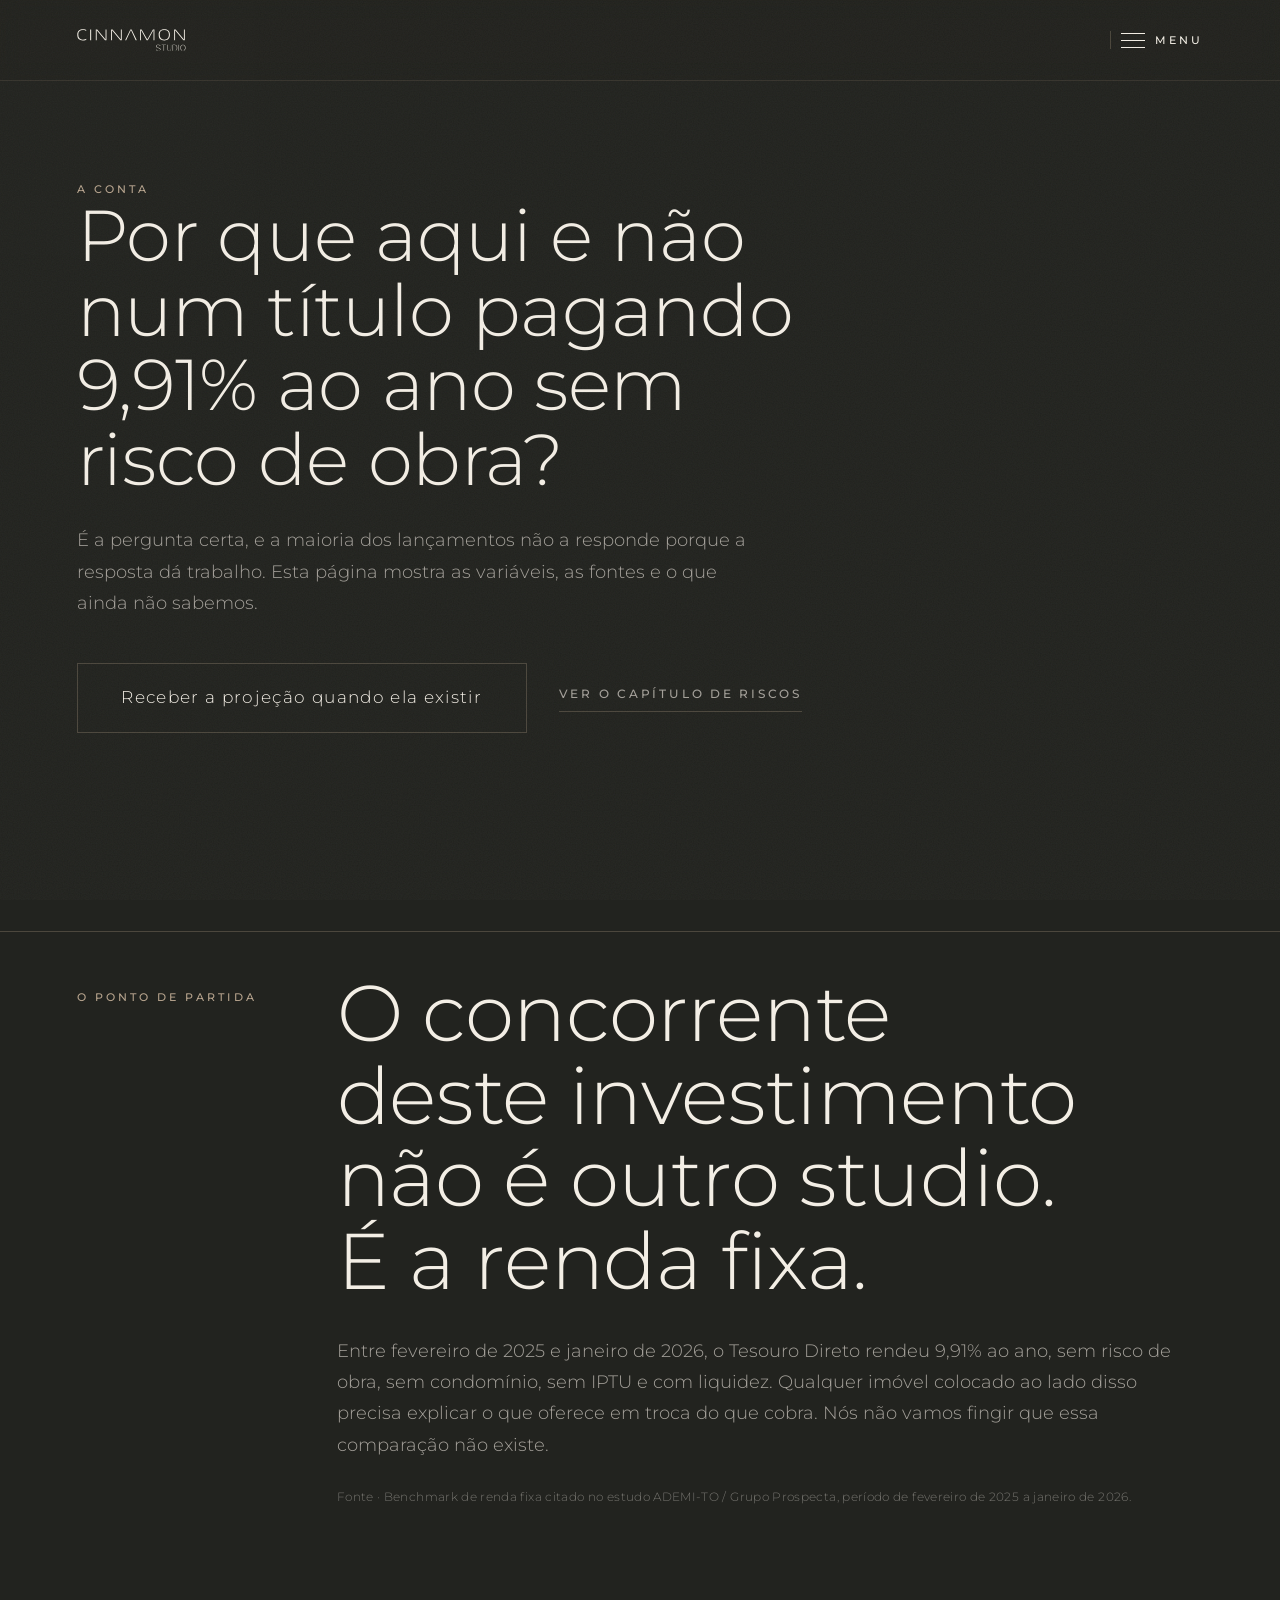
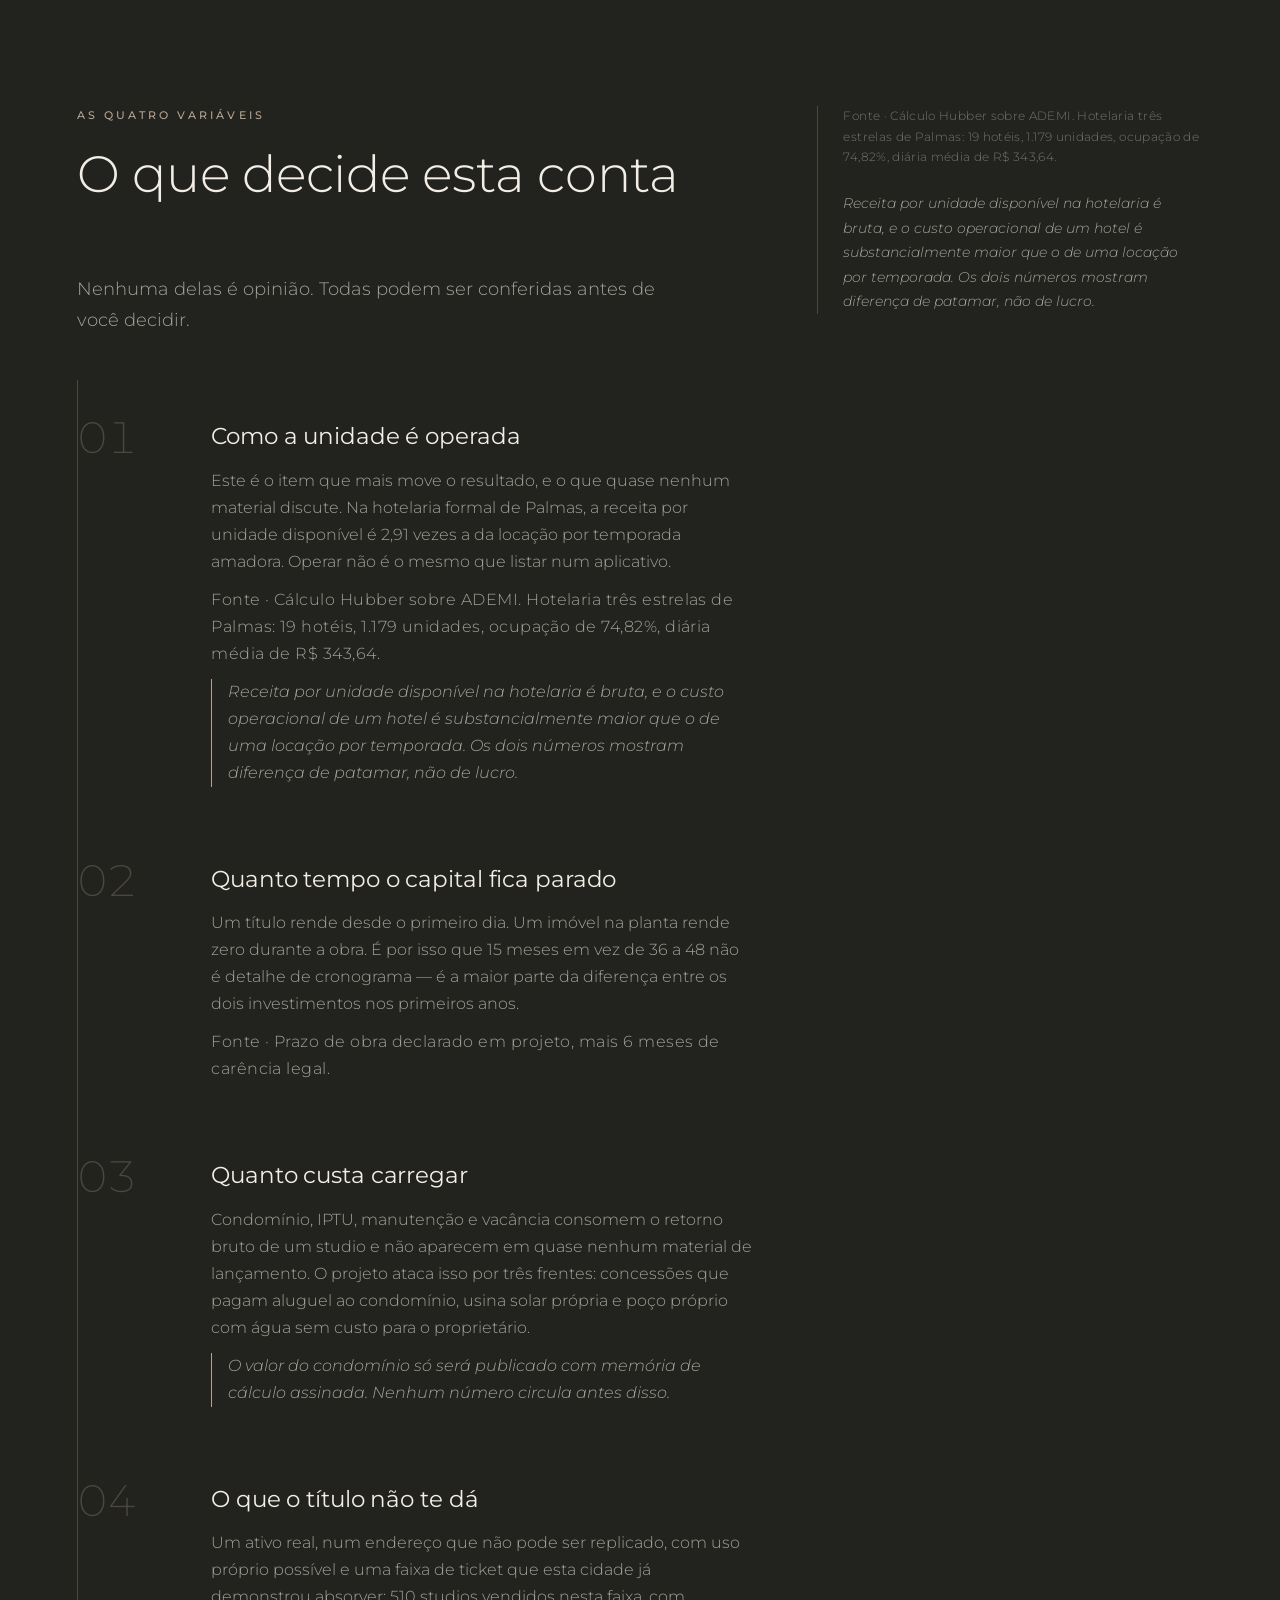
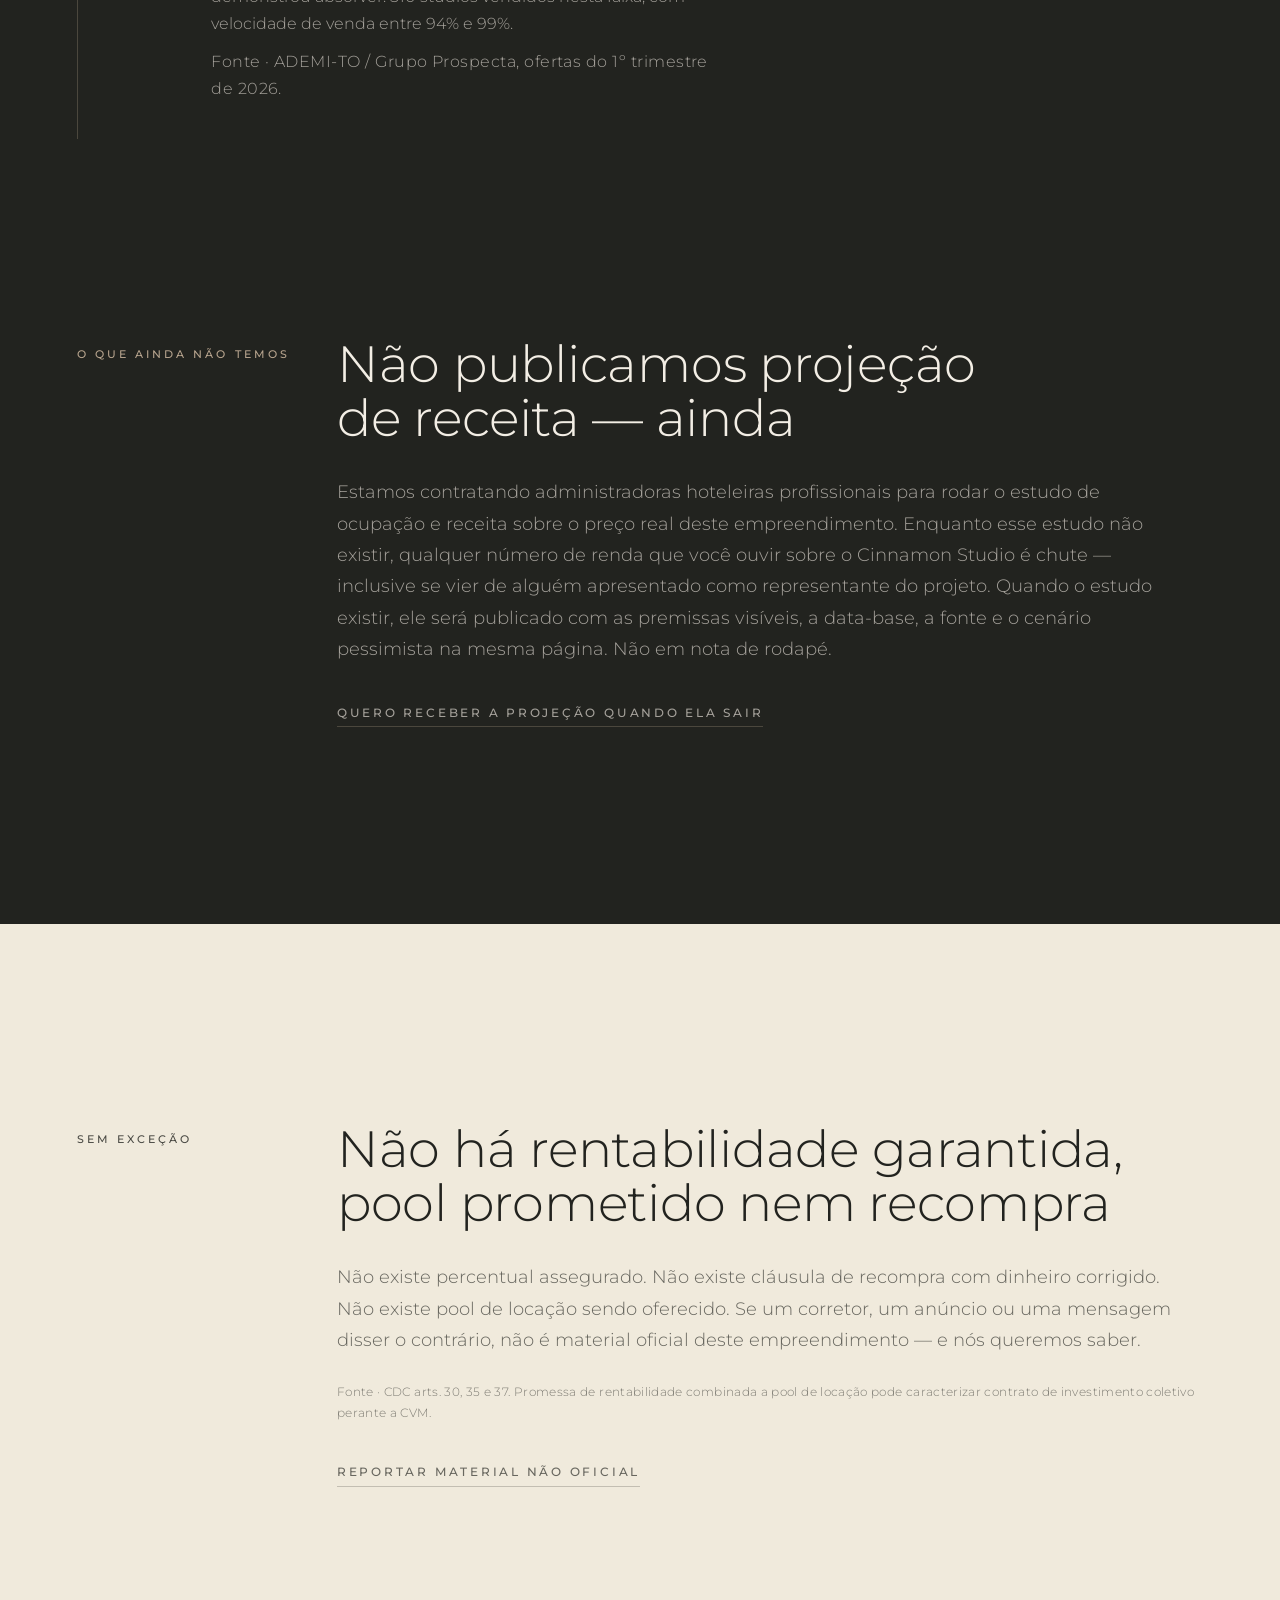
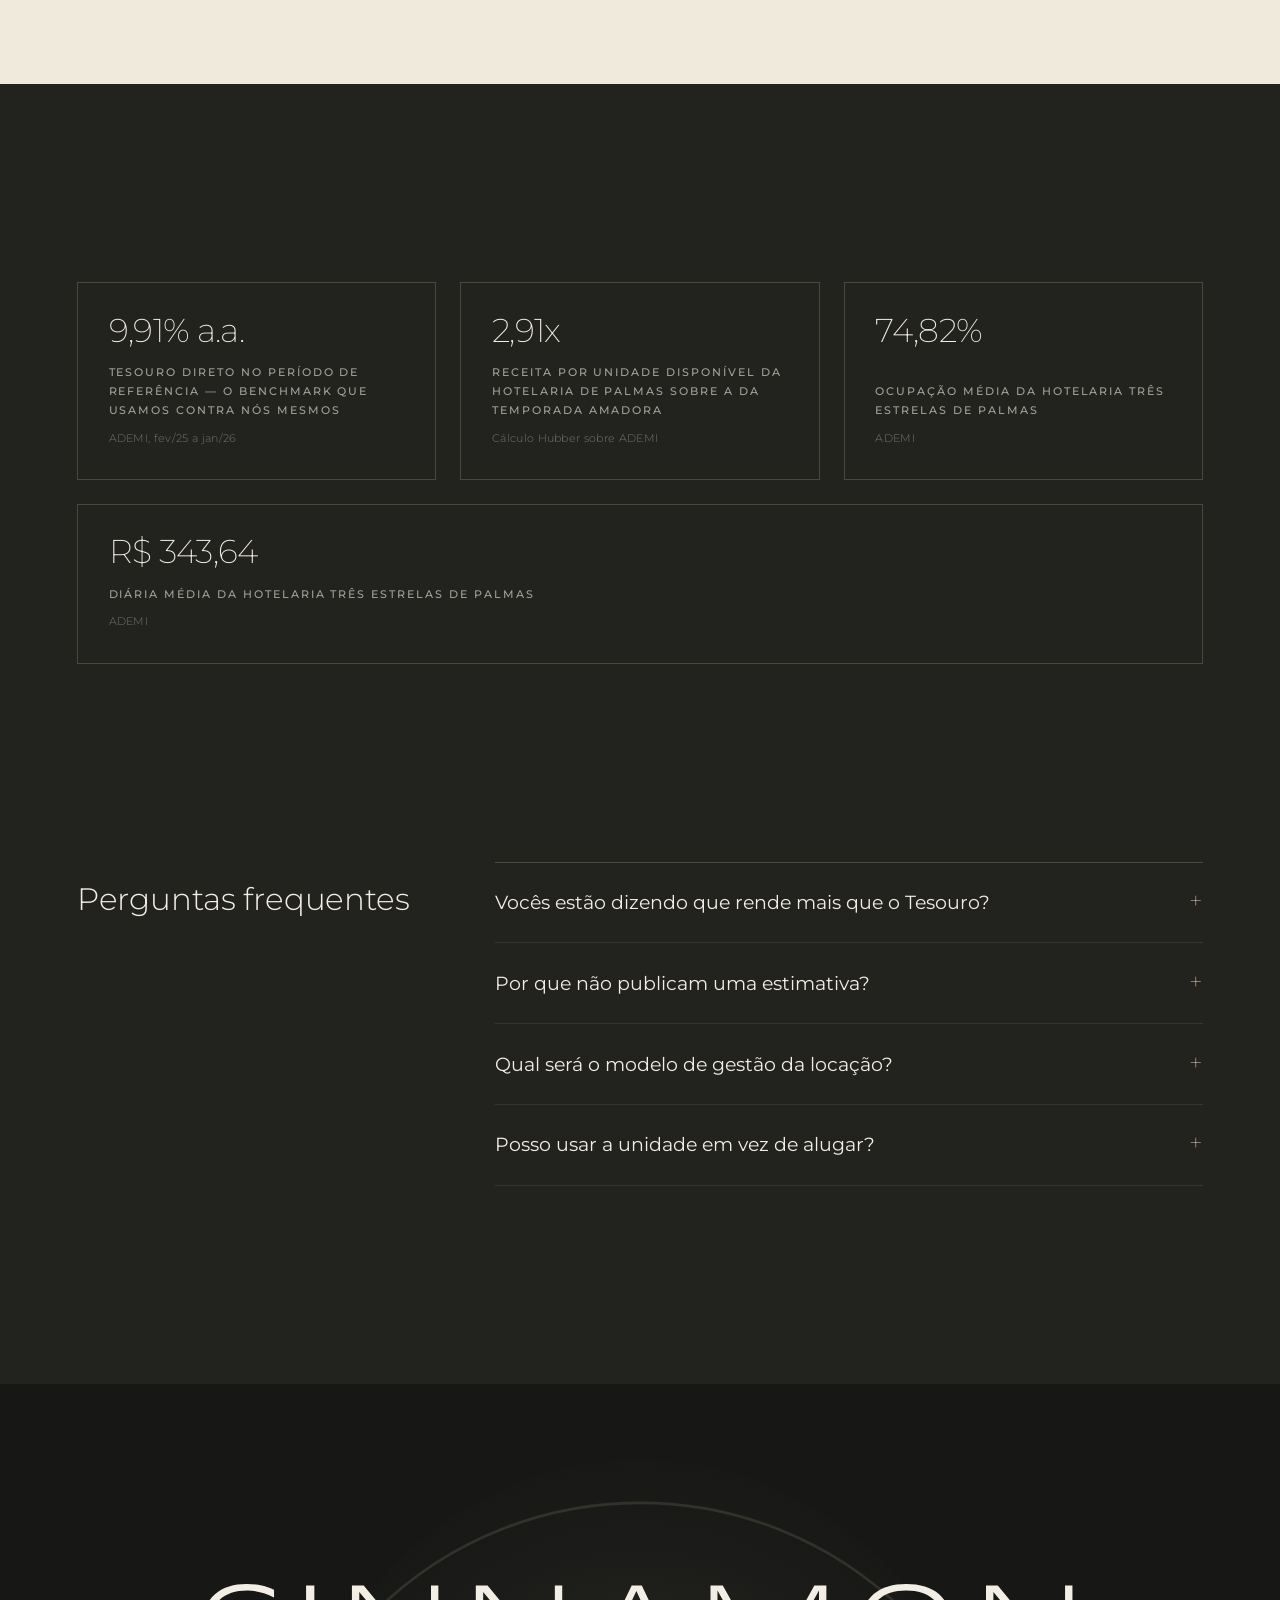
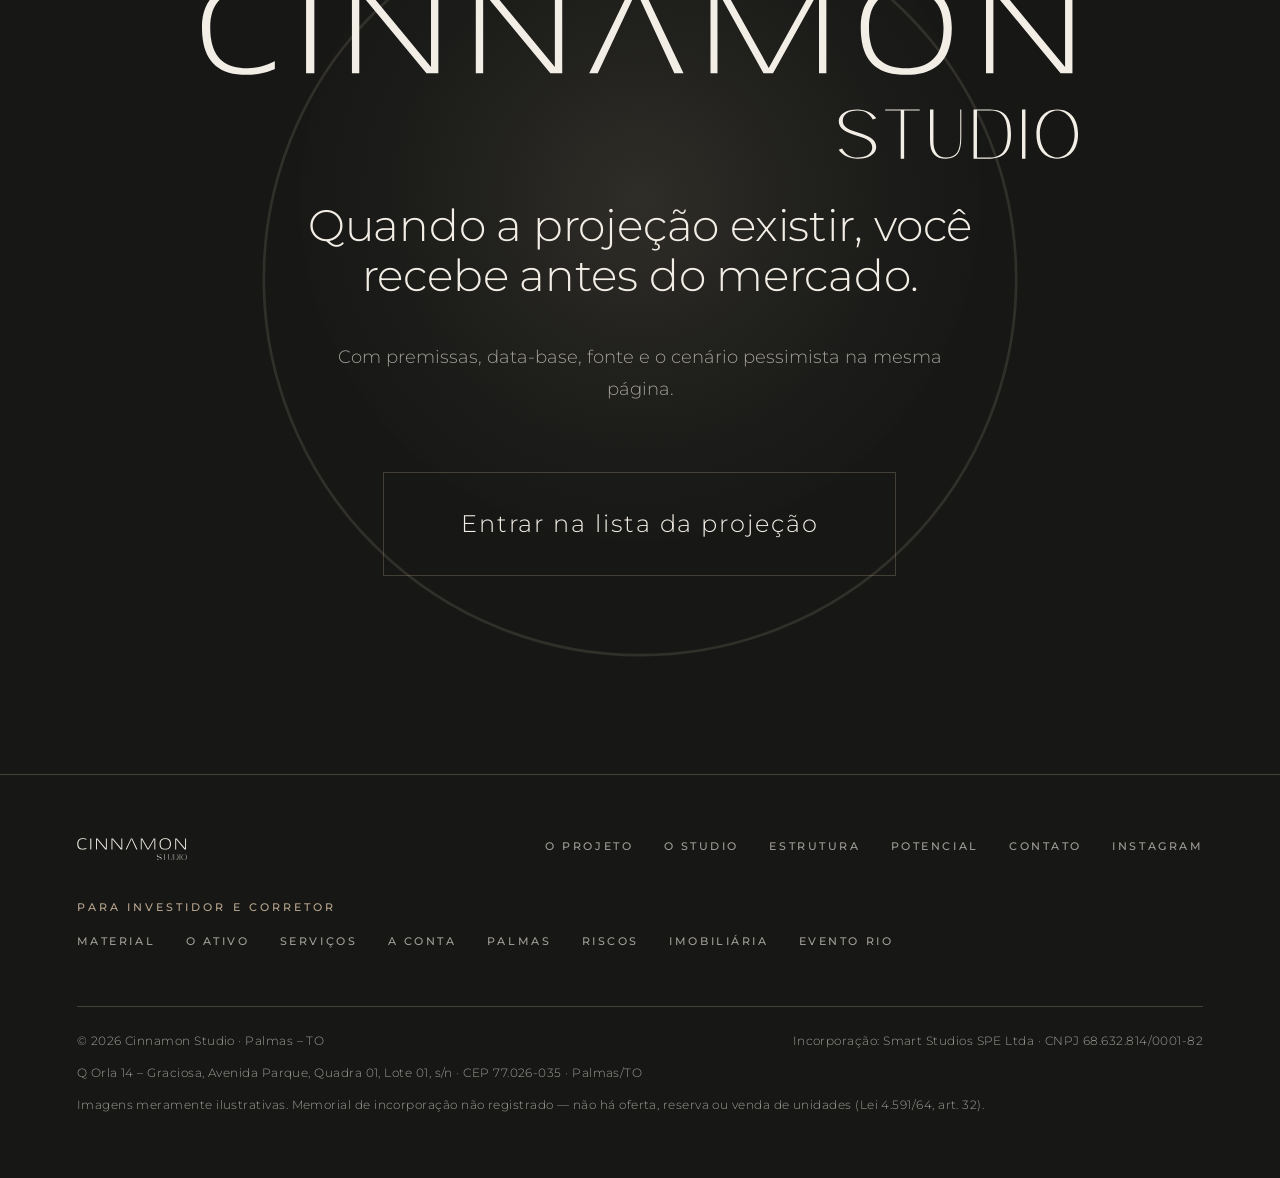
<file: a-conta.html>
<!DOCTYPE html>
<html lang="pt-BR">
<head>
  <meta charset="UTF-8">
  <meta name="viewport" content="width=device-width, initial-scale=1">
  <title>Cinnamon Studio · A conta</title>
  <meta name="description" content="É a pergunta certa, e a maioria dos lançamentos não a responde porque a resposta dá trabalho. Esta página mostra as variáveis, as fontes e o que ainda não…">
  <meta name="theme-color" content="#22231f">
  <meta name="robots" content="noindex">
  <!-- AJUSTAR: remover noindex quando o memorial de incorporação estiver
       registrado e a comercialização, autorizada (Lei 4.591/64 art. 32). -->
  <link rel="icon" href="/favicon.ico" sizes="any">
  <link rel="icon" type="image/svg+xml" href="/img/favicon.svg">
  <link rel="icon" type="image/png" sizes="32x32" href="/img/favicon-32.png">
  <link rel="icon" type="image/png" sizes="16x16" href="/img/favicon-16.png">
  <link rel="apple-touch-icon" sizes="180x180" href="/img/favicon-180.png">
  <link rel="manifest" href="/site.webmanifest">
  <meta property="og:type" content="website">
  <meta property="og:site_name" content="Cinnamon Studio">
  <meta property="og:locale" content="pt_BR">
  <meta property="og:title" content="Por que aqui e não num título pagando 9,91% ao ano sem risco de obra?">
  <meta property="og:description" content="É a pergunta certa, e a maioria dos lançamentos não a responde porque a resposta dá trabalho. Esta página mostra as variáveis, as fontes e o que ainda não…">
  <meta property="og:url" content="https://www.cinnamonstudio.com.br/a-conta">
  <meta property="og:image" content="https://www.cinnamonstudio.com.br/img/og-cinnamon.jpg">
  <meta property="og:image:type" content="image/jpeg">
  <meta property="og:image:width" content="1200">
  <meta property="og:image:height" content="630">
  <meta property="og:image:alt" content="Wordmark Cinnamon Studio sobre a fachada da torre ao entardecer.">
  <meta name="twitter:card" content="summary_large_image">
  <meta name="twitter:title" content="Por que aqui e não num título pagando 9,91% ao ano sem risco de obra?">
  <meta name="twitter:description" content="É a pergunta certa, e a maioria dos lançamentos não a responde porque a resposta dá trabalho. Esta página mostra as variáveis, as fontes e o que ainda não…">
  <meta name="twitter:image" content="https://www.cinnamonstudio.com.br/img/og-cinnamon.jpg">
  <link rel="preconnect" href="https://fonts.googleapis.com">
  <link rel="preconnect" href="https://fonts.gstatic.com" crossorigin>
  <link rel="preconnect" href="https://cdn.jsdelivr.net">
  <link href="https://fonts.googleapis.com/css2?family=Montserrat:wght@200;300;400;500;600&display=swap" rel="stylesheet">
  <link rel="stylesheet" href="/css/style.css?v=47615a69">

  <!-- O hambúrguer NÃO pode depender de rede: /js/menu.js é <script defer>
       e, atrás do bundle do CDN, deixava o header sem botão o download
       inteiro em 4G frio. Esta linha roda antes do primeiro paint. Sem JS
       a classe não entra e a navegação segue pelo rodapé. -->
  <script>
    document.documentElement.classList.add('has-menu');
    document.addEventListener('click', function (ev) {
      if (window.__menuPronto) return;
      var alvo = ev.target && ev.target.closest && ev.target.closest('[data-menu-toggle]');
      if (alvo) window.__menuPendente = true;
    }, true);
  </script>

  <!-- Meta Pixel — 1953789878618915 (Cinnamon Studio).
       Fim do <head>, depois do CSS e das preconnects: o snippet injeta o
       script como async, então a conexão com o connect.facebook.net não
       disputa banda com o primeiro paint.
       AJUSTAR: sob a LGPD, disparar PageView antes do consentimento é
       decisão do cliente com o jurídico. Se precisar consentir antes,
       mover o fbq('track','PageView') para depois do aceite. -->
  <script>
  !function(f,b,e,v,n,t,s)
  {if(f.fbq)return;n=f.fbq=function(){n.callMethod?
  n.callMethod.apply(n,arguments):n.queue.push(arguments)};
  if(!f._fbq)f._fbq=n;n.push=n;n.loaded=!0;n.version='2.0';
  n.queue=[];t=b.createElement(e);t.async=!0;
  t.src=v;s=b.getElementsByTagName(e)[0];
  s.parentNode.insertBefore(t,s)}(window, document,'script',
  'https://connect.facebook.net/en_US/fbevents.js');
  fbq('init', '1953789878618915');
  fbq('track', 'PageView');
  </script>
</head>
<body class="page">

  <noscript><img height="1" width="1" style="display:none" alt=""
    src="https://www.facebook.com/tr?id=1953789878618915&amp;ev=PageView&amp;noscript=1"></noscript>

  <svg class="logo-sprite" aria-hidden="true" focusable="false">
    <defs>
      <g id="logo-cinnamon">
        <g class="logo__main">
          <path class="logo__ltr" d="M160.42849999999999 536.76774V528.4665600000001C157.48291999999998 530.47491 144.89726 536.09829 132.17771 536.09829C106.33694 536.09829 93.4835 522.8431800000001 93.4835 493.7890500000001C93.4835 468.34995000000004 106.8725 455.49651000000006 132.17771 455.49651000000006C144.76337 455.49651000000006 156.81347 461.25378000000006 159.62516 462.86046000000005V454.8270600000001C157.61681 453.8898300000001 147.57506 448.66812000000004 130.9727 448.66812000000004C105.66749 448.66812000000004 84.91454 461.6554500000001 84.91454 493.7890500000001C84.91454 527.931 100.71356 542.92668 130.9727 542.92668C146.37005 542.92668 158.15237 537.97275 160.42849999999999 536.76774Z"/>
          <path class="logo__ltr" d="M201.39883999999995 541.32V450.2748H192.82987999999997V541.32Z"/>
          <path class="logo__ltr" d="M329.93323999999996 541.32V450.2748H322.30150999999995V534.75939L252.54481999999996 450.2748H240.36082999999996V541.32H247.99255999999997V456.9693000000001L317.61535999999995 541.32Z"/>
          <path class="logo__ltr" d="M458.3337499999999 541.32V450.2748H450.70201999999995V534.75939L380.9453299999999 450.2748H368.7613399999999V541.32H376.3930699999999V456.9693000000001L446.01586999999995 541.32Z"/>
          <path class="logo__ltr" d="M584.0564599999999 541.32 540.80999 450.2748H530.3665699999999L486.31675999999993 541.32H495.1534999999999L535.18661 455.8981800000001L574.55027 541.32Z"/>
          <path class="logo__ltr" d="M732.1387999999998 541.32V450.2748H719.6870299999998L672.4238599999999 535.69662L624.7590199999999 450.2748H612.0394699999998V541.32H619.2695299999998V455.49651000000006L666.9343699999998 541.32H676.8422299999999L724.5070699999999 455.49651000000006V541.32Z"/>
          <path class="logo__ltr" d="M862.1459899999998 493.7890500000001C862.1459899999998 462.19101000000006 843.1336099999997 448.66812000000004 814.8828199999998 448.66812000000004C787.9709299999998 448.66812000000004 767.7535399999998 461.5215600000001 767.7535399999998 493.7890500000001C767.7535399999998 527.7971100000001 783.0169999999998 542.92668 814.8828199999998 542.92668C843.1336099999997 542.92668 862.1459899999998 530.07324 862.1459899999998 493.7890500000001ZM853.5770299999998 493.7890500000001C853.5770299999998 523.5126300000001 839.3846899999998 536.09829 814.8828199999998 536.09829C789.7114999999998 536.09829 776.3224999999998 523.64652 776.3224999999998 493.7890500000001C776.3224999999998 467.81439000000006 790.2470599999998 455.49651000000006 814.8828199999998 455.49651000000006C839.1169099999997 455.49651000000006 853.5770299999998 467.68050000000005 853.5770299999998 493.7890500000001Z"/>
          <path class="logo__ltr" d="M987.1992499999998 541.32V450.2748H979.5675199999998V534.75939L909.8108299999998 450.2748H897.6268399999998V541.32H905.2585699999998V456.9693000000001L974.8813699999998 541.32Z"/>
        </g>
        <g class="logo__sub">
          <path class="logo__ltr" d="M744.9853999999999 591.13166C744.9853999999999 608.1651899999999 779.6938899999999 603.60391 779.6938899999999 618.07172C779.6938899999999 624.4860199999999 773.7072099999999 628.69095 764.44211 628.69095C757.0300299999999 628.69095 751.3996999999999 625.19872 748.47763 619.28331L744.9853999999999 620.5661699999999C748.2638199999999 626.05396 756.03225 629.76 764.44211 629.76C776.0591199999999 629.76 783.82755 624.91364 783.82755 617.57283C783.82755 600.5393 749.11906 605.10058 749.11906 590.6327699999999C749.11906 584.1472 755.10574 579.94227 764.44211 579.94227C771.71165 579.94227 777.2707099999999 583.36323 780.26405 589.20737L783.82755 587.99578C780.6203999999999 582.50799 772.8519699999999 578.87322 764.44211 578.87322C752.68256 578.87322 744.9853999999999 583.71958 744.9853999999999 591.13166Z"/>
          <path class="logo__ltr" d="M793.09265 578.87322V579.94227H809.19967V629.76H812.7631700000001V579.94227H828.87019V578.87322Z"/>
          <path class="logo__ltr" d="M839.56069 578.87322V610.37456C839.56069 624.12967 845.0484799999999 629.76 856.09533 629.76C867.64107 629.76 871.98854 623.2744299999999 871.98854 607.95138V578.87322H870.91949V608.1651899999999C870.91949 622.0628399999999 866.92837 628.69095 855.9527899999999 628.69095C847.6142 628.69095 843.12419 622.27665 843.12419 611.9425V578.87322Z"/>
          <path class="logo__ltr" d="M884.6746 629.76H901.92194C917.24499 629.47492 923.51675 621.13633 923.51675 604.03153C923.51675 586.2853 916.7461 579.1582999999999 901.92194 578.87322H884.6746ZM888.2381 628.69095V579.94227H901.49432C914.18038 579.79973 919.95325 586.85546 919.95325 604.03153C919.95325 620.92252 914.32292 628.69095 901.49432 628.69095Z"/>
          <path class="logo__ltr" d="M938.4834500000001 629.76V578.87322H934.9199500000001V629.76Z"/>
          <path class="logo__ltr" d="M971.4814600000001 629.76C986.5907000000001 629.76 993.0050000000001 618.1429899999999 993.0050000000001 604.31661C993.0050000000001 590.41896 986.5907000000001 578.87322 971.4814600000001 578.87322C956.3009500000001 578.87322 949.88665 590.41896 949.88665 604.31661C949.88665 618.1429899999999 956.3009500000001 629.76 971.4814600000001 629.76ZM971.4814600000001 579.94227C980.67529 579.94227 989.4415 589.34991 989.4415 604.31661C989.4415 619.28331 980.67529 628.69095 971.4814600000001 628.69095C962.21636 628.69095 953.45015 619.28331 953.45015 604.31661C953.45015 589.34991 962.21636 579.94227 971.4814600000001 579.94227Z"/>
        </g>
      </g>
    </defs>
  </svg>

  <!-- grain global de filme — mesmo do index (o CSS o desliga no mobile) -->
  <div class="grain" aria-hidden="true"></div>

  <!-- cursor customizado — a lógica vive em js/ui.js; sem JS não aparece -->
  <div class="cursor-ring" aria-hidden="true"></div>
  <div class="cursor-dot" aria-hidden="true"></div>

  <header class="site-header">
    <a href="/" class="wordmark" aria-label="Cinnamon Studio — página inicial">
      <svg class="wordmark__art" viewBox="82.91 446.67 912.09 185.09" aria-hidden="true" focusable="false"><use href="#logo-cinnamon"/></svg>
    </a>
    <!-- "Entre em contato" vive no rodapé do drawer -->
    <button class="header-menu-btn" type="button" data-menu-toggle
            aria-expanded="false" aria-controls="menu-overlay"><span class="menu-icon" aria-hidden="true"><span></span><span></span><span></span></span><span class="header-menu-btn__txt">Menu</span></button>
  </header>

  <div class="menu-overlay" id="menu-overlay" hidden>
    <div class="menu-overlay__scrim" data-menu-close aria-hidden="true"></div>
    <aside class="menu-panel" role="dialog" aria-modal="true" aria-label="Menu de navegação">
      <div class="menu-overlay__bar">
        <span class="wordmark" aria-hidden="true"><svg class="wordmark__art" viewBox="82.91 446.67 912.09 185.09" aria-hidden="true" focusable="false"><use href="#logo-cinnamon"/></svg></span>
        <button class="header-menu-btn" type="button" data-menu-close>Fechar</button>
      </div>
      <nav aria-label="Páginas do site"><ul class="menu-list"><li><a href="/">Início</a></li><li><a href="/landing">Material</a></li><li><a href="/o-ativo">O Ativo</a></li><li><a href="/os-servicos">Os Serviços</a></li><li><a href="/a-conta" aria-current="page">A Conta</a></li><li><a href="/palmas">Palmas</a></li><li><a href="/riscos">Riscos</a></li><li><a href="/area-da-imobiliaria">Área da Imobiliária</a></li><li><a href="/evento-rio">Evento Rio</a></li></ul></nav>
      <div class="menu-overlay__foot">
        <p class="menu-overlay__tag">Seu espaço. Seu ritmo.</p>
        <a class="cta-link" href="https://form.respondi.app/RwKMw19v" rel="noopener">Entre em contato</a>
      </div>
    </aside>
  </div>

  <main class="page">
    <section class="page-hero"><div class="container"><p class="eyebrow">A conta</p><h1 class="display-2">Por que aqui e não num título pagando 9,91% ao ano sem risco de obra?</h1><p class="page-hero__lead caption">É a pergunta certa, e a maioria dos lançamentos não a responde porque a resposta dá trabalho. Esta página mostra as variáveis, as fontes e o que ainda não sabemos.</p><div class="cta-row"><a class="cta-btn" href="/landing#form">Receber a projeção quando ela existir</a><a class="cta-link" href="/riscos">Ver o capítulo de riscos</a></div></div></section><div id="conteudo"></div><!-- STATUS DO DECK: Publicável sem número de retorno --><section class="section sec sec--capitular" id="s-01"><div class="container"><div class="section-head"><p class="eyebrow">O ponto de partida</p><h2 class="display-2">O concorrente deste investimento não é outro studio. É a renda fixa.</h2></div><p class="sec-body">Entre fevereiro de 2025 e janeiro de 2026, o Tesouro Direto rendeu 9,91% ao ano, sem risco de obra, sem condomínio, sem IPTU e com liquidez. Qualquer imóvel colocado ao lado disso precisa explicar o que oferece em troca do que cobra. Nós não vamos fingir que essa comparação não existe.</p><p class="fonte">Fonte · Benchmark de renda fixa citado no estudo ADEMI-TO / Grupo Prospecta, período de fevereiro de 2025 a janeiro de 2026.</p></div></section><section class="section sec sec--lastro" id="s-02"><div class="container"><div class="sec__main"><div class="section-head"><p class="eyebrow">As quatro variáveis</p><h2 class="display-2">O que decide esta conta</h2></div><p class="sec-body">Nenhuma delas é opinião. Todas podem ser conferidas antes de você decidir.</p><div class="serie"><span class="serie__eixo" aria-hidden="true"></span><ul class="numlist"><li><span class="numlist__n">01</span><div><h3>Como a unidade é operada</h3><p>Este é o item que mais move o resultado, e o que quase nenhum material discute. Na hotelaria formal de Palmas, a receita por unidade disponível é 2,91 vezes a da locação por temporada amadora. Operar não é o mesmo que listar num aplicativo.</p><p class="fonte">Fonte · Cálculo Hubber sobre ADEMI. Hotelaria três estrelas de Palmas: 19 hotéis, 1.179 unidades, ocupação de 74,82%, diária média de R$ 343,64.</p><p class="ressalva">Receita por unidade disponível na hotelaria é bruta, e o custo operacional de um hotel é substancialmente maior que o de uma locação por temporada. Os dois números mostram diferença de patamar, não de lucro.</p></div></li><li><span class="numlist__n">02</span><div><h3>Quanto tempo o capital fica parado</h3><p>Um título rende desde o primeiro dia. Um imóvel na planta rende zero durante a obra. É por isso que 15 meses em vez de 36 a 48 não é detalhe de cronograma — é a maior parte da diferença entre os dois investimentos nos primeiros anos.</p><p class="fonte">Fonte · Prazo de obra declarado em projeto, mais 6 meses de carência legal.</p></div></li><li><span class="numlist__n">03</span><div><h3>Quanto custa carregar</h3><p>Condomínio, IPTU, manutenção e vacância consomem o retorno bruto de um studio e não aparecem em quase nenhum material de lançamento. O projeto ataca isso por três frentes: concessões que pagam aluguel ao condomínio, usina solar própria e poço próprio com água sem custo para o proprietário.</p><p class="ressalva">O valor do condomínio só será publicado com memória de cálculo assinada. Nenhum número circula antes disso.</p></div></li><li><span class="numlist__n">04</span><div><h3>O que o título não te dá</h3><p>Um ativo real, num endereço que não pode ser replicado, com uso próprio possível e uma faixa de ticket que esta cidade já demonstrou absorver: 510 studios vendidos nesta faixa, com velocidade de venda entre 94% e 99%.</p><p class="fonte">Fonte · ADEMI-TO / Grupo Prospecta, ofertas do 1º trimestre de 2026.</p></div></li></ul></div></div><aside class="sec__aside"><p class="fonte">Fonte · Cálculo Hubber sobre ADEMI. Hotelaria três estrelas de Palmas: 19 hotéis, 1.179 unidades, ocupação de 74,82%, diária média de R$ 343,64.</p><p class="ressalva">Receita por unidade disponível na hotelaria é bruta, e o custo operacional de um hotel é substancialmente maior que o de uma locação por temporada. Os dois números mostram diferença de patamar, não de lucro.</p></aside></div></section><section class="section sec sec--quiet" id="s-03"><div class="container"><div class="section-head"><p class="eyebrow">O que ainda não temos</p><h2 class="display-2">Não publicamos projeção de receita — ainda</h2></div><p class="sec-body">Estamos contratando administradoras hoteleiras profissionais para rodar o estudo de ocupação e receita sobre o preço real deste empreendimento. Enquanto esse estudo não existir, qualquer número de renda que você ouvir sobre o Cinnamon Studio é chute — inclusive se vier de alguém apresentado como representante do projeto. Quando o estudo existir, ele será publicado com as premissas visíveis, a data-base, a fonte e o cenário pessimista na mesma página. Não em nota de rodapé.</p><p class="sec-cta"><a class="cta-link" href="/landing#form">Quero receber a projeção quando ela sair</a></p></div></section><section class="section section--claro sec sec--claro" id="s-04"><div class="container"><div class="section-head"><p class="eyebrow">Sem exceção</p><h2 class="display-2">Não há rentabilidade garantida, pool prometido nem recompra</h2></div><p class="sec-body">Não existe percentual assegurado. Não existe cláusula de recompra com dinheiro corrigido. Não existe pool de locação sendo oferecido. Se um corretor, um anúncio ou uma mensagem disser o contrário, não é material oficial deste empreendimento — e nós queremos saber.</p><p class="fonte">Fonte · CDC arts. 30, 35 e 37. Promessa de rentabilidade combinada a pool de locação pode caracterizar contrato de investimento coletivo perante a CVM.</p><p class="sec-cta"><a class="cta-link" href="https://form.respondi.app/RwKMw19v">Reportar material não oficial</a></p></div></section><section class="section sec sec--quiet" id="s-05"><div class="container"><ul class="stats"><li class="stat"><span class="stat__num"><span class="stat__n" data-count="9,91" data-decimals="2">9,91</span>% a.a.</span><span class="stat__label">Tesouro Direto no período de referência — o benchmark que usamos contra nós mesmos</span><span class="stat__fonte">ADEMI, fev/25 a jan/26</span></li><li class="stat"><span class="stat__num"><span class="stat__n" data-count="2,91" data-decimals="2">2,91</span>x</span><span class="stat__label">receita por unidade disponível da hotelaria de Palmas sobre a da temporada amadora</span><span class="stat__fonte">Cálculo Hubber sobre ADEMI</span></li><li class="stat"><span class="stat__num"><span class="stat__n" data-count="74,82" data-decimals="2">74,82</span>%</span><span class="stat__label">ocupação média da hotelaria três estrelas de Palmas</span><span class="stat__fonte">ADEMI</span></li><li class="stat"><span class="stat__num">R$ 343,64</span><span class="stat__label">diária média da hotelaria três estrelas de Palmas</span><span class="stat__fonte">ADEMI</span></li></ul></div></section><section class="section sec sec--ficha" id="s-06"><div class="container"><div class="section-head"><h2 class="display-2">Perguntas frequentes</h2></div><div class="sec__corpo"><div class="faq-list"><details><summary>Vocês estão dizendo que rende mais que o Tesouro?</summary><p>Não. Estamos dizendo quais são as variáveis que decidem isso e qual delas ainda não medimos. Quando o estudo de operação sair, a comparação sai com ele — inclusive se o resultado for desfavorável em algum cenário.</p></details><details><summary>Por que não publicam uma estimativa?</summary><p>Porque estimativa em material de lançamento vincula por lei, é repetida por milhares de corretores e vira contrato na cabeça de quem compra. Preferimos ser o material que demorou a publicar do que o material que publicou errado.</p></details><details><summary>Qual será o modelo de gestão da locação?</summary><p>Não está definido. Quando estiver, será divulgado com o contrato disponível para leitura antes de qualquer assinatura.</p></details><details><summary>Posso usar a unidade em vez de alugar?</summary><p>Sim. A unidade é sua e o uso é decisão do proprietário.</p></details></div></div></div></section><section class="finale" aria-label="Fechamento"><span class="finale__glow" aria-hidden="true"></span><svg class="ring ring--finale" viewBox="0 0 100 100" aria-hidden="true" focusable="false"><circle cx="50" cy="50" r="49.5" fill="none" stroke="currentColor" stroke-width="0.35"/></svg><div class="finale__inner container"><p class="wordmark">
          <span class="sr-only">Cinnamon Studio</span>
          <svg class="wordmark__art" viewBox="82.91 446.67 912.09 185.09" aria-hidden="true" focusable="false">
    <defs><clipPath id="logo-clip-finale"><rect x="82.91" y="446.67" width="912.09" height="185.09"/></clipPath></defs>
    <g clip-path="url(#logo-clip-finale)">
  <g class="wordmark__main logo__main">
    <path class="logo__ltr" d="M160.42849999999999 536.76774V528.4665600000001C157.48291999999998 530.47491 144.89726 536.09829 132.17771 536.09829C106.33694 536.09829 93.4835 522.8431800000001 93.4835 493.7890500000001C93.4835 468.34995000000004 106.8725 455.49651000000006 132.17771 455.49651000000006C144.76337 455.49651000000006 156.81347 461.25378000000006 159.62516 462.86046000000005V454.8270600000001C157.61681 453.8898300000001 147.57506 448.66812000000004 130.9727 448.66812000000004C105.66749 448.66812000000004 84.91454 461.6554500000001 84.91454 493.7890500000001C84.91454 527.931 100.71356 542.92668 130.9727 542.92668C146.37005 542.92668 158.15237 537.97275 160.42849999999999 536.76774Z"/>
    <path class="logo__ltr" d="M201.39883999999995 541.32V450.2748H192.82987999999997V541.32Z"/>
    <path class="logo__ltr" d="M329.93323999999996 541.32V450.2748H322.30150999999995V534.75939L252.54481999999996 450.2748H240.36082999999996V541.32H247.99255999999997V456.9693000000001L317.61535999999995 541.32Z"/>
    <path class="logo__ltr" d="M458.3337499999999 541.32V450.2748H450.70201999999995V534.75939L380.9453299999999 450.2748H368.7613399999999V541.32H376.3930699999999V456.9693000000001L446.01586999999995 541.32Z"/>
    <path class="logo__ltr" d="M584.0564599999999 541.32 540.80999 450.2748H530.3665699999999L486.31675999999993 541.32H495.1534999999999L535.18661 455.8981800000001L574.55027 541.32Z"/>
    <path class="logo__ltr" d="M732.1387999999998 541.32V450.2748H719.6870299999998L672.4238599999999 535.69662L624.7590199999999 450.2748H612.0394699999998V541.32H619.2695299999998V455.49651000000006L666.9343699999998 541.32H676.8422299999999L724.5070699999999 455.49651000000006V541.32Z"/>
    <path class="logo__ltr" d="M862.1459899999998 493.7890500000001C862.1459899999998 462.19101000000006 843.1336099999997 448.66812000000004 814.8828199999998 448.66812000000004C787.9709299999998 448.66812000000004 767.7535399999998 461.5215600000001 767.7535399999998 493.7890500000001C767.7535399999998 527.7971100000001 783.0169999999998 542.92668 814.8828199999998 542.92668C843.1336099999997 542.92668 862.1459899999998 530.07324 862.1459899999998 493.7890500000001ZM853.5770299999998 493.7890500000001C853.5770299999998 523.5126300000001 839.3846899999998 536.09829 814.8828199999998 536.09829C789.7114999999998 536.09829 776.3224999999998 523.64652 776.3224999999998 493.7890500000001C776.3224999999998 467.81439000000006 790.2470599999998 455.49651000000006 814.8828199999998 455.49651000000006C839.1169099999997 455.49651000000006 853.5770299999998 467.68050000000005 853.5770299999998 493.7890500000001Z"/>
    <path class="logo__ltr" d="M987.1992499999998 541.32V450.2748H979.5675199999998V534.75939L909.8108299999998 450.2748H897.6268399999998V541.32H905.2585699999998V456.9693000000001L974.8813699999998 541.32Z"/>
  </g>
  <g class="wordmark__sub logo__sub">
    <path class="logo__ltr" d="M744.9853999999999 591.13166C744.9853999999999 608.1651899999999 779.6938899999999 603.60391 779.6938899999999 618.07172C779.6938899999999 624.4860199999999 773.7072099999999 628.69095 764.44211 628.69095C757.0300299999999 628.69095 751.3996999999999 625.19872 748.47763 619.28331L744.9853999999999 620.5661699999999C748.2638199999999 626.05396 756.03225 629.76 764.44211 629.76C776.0591199999999 629.76 783.82755 624.91364 783.82755 617.57283C783.82755 600.5393 749.11906 605.10058 749.11906 590.6327699999999C749.11906 584.1472 755.10574 579.94227 764.44211 579.94227C771.71165 579.94227 777.2707099999999 583.36323 780.26405 589.20737L783.82755 587.99578C780.6203999999999 582.50799 772.8519699999999 578.87322 764.44211 578.87322C752.68256 578.87322 744.9853999999999 583.71958 744.9853999999999 591.13166Z"/>
    <path class="logo__ltr" d="M793.09265 578.87322V579.94227H809.19967V629.76H812.7631700000001V579.94227H828.87019V578.87322Z"/>
    <path class="logo__ltr" d="M839.56069 578.87322V610.37456C839.56069 624.12967 845.0484799999999 629.76 856.09533 629.76C867.64107 629.76 871.98854 623.2744299999999 871.98854 607.95138V578.87322H870.91949V608.1651899999999C870.91949 622.0628399999999 866.92837 628.69095 855.9527899999999 628.69095C847.6142 628.69095 843.12419 622.27665 843.12419 611.9425V578.87322Z"/>
    <path class="logo__ltr" d="M884.6746 629.76H901.92194C917.24499 629.47492 923.51675 621.13633 923.51675 604.03153C923.51675 586.2853 916.7461 579.1582999999999 901.92194 578.87322H884.6746ZM888.2381 628.69095V579.94227H901.49432C914.18038 579.79973 919.95325 586.85546 919.95325 604.03153C919.95325 620.92252 914.32292 628.69095 901.49432 628.69095Z"/>
    <path class="logo__ltr" d="M938.4834500000001 629.76V578.87322H934.9199500000001V629.76Z"/>
    <path class="logo__ltr" d="M971.4814600000001 629.76C986.5907000000001 629.76 993.0050000000001 618.1429899999999 993.0050000000001 604.31661C993.0050000000001 590.41896 986.5907000000001 578.87322 971.4814600000001 578.87322C956.3009500000001 578.87322 949.88665 590.41896 949.88665 604.31661C949.88665 618.1429899999999 956.3009500000001 629.76 971.4814600000001 629.76ZM971.4814600000001 579.94227C980.67529 579.94227 989.4415 589.34991 989.4415 604.31661C989.4415 619.28331 980.67529 628.69095 971.4814600000001 628.69095C962.21636 628.69095 953.45015 619.28331 953.45015 604.31661C953.45015 589.34991 962.21636 579.94227 971.4814600000001 579.94227Z"/>
  </g>
    </g>
        </svg>
        </p><h2 class="display-3 finale__titulo">Quando a projeção existir, você recebe antes do mercado.</h2><p class="finale__texto caption">Com premissas, data-base, fonte e o cenário pessimista na mesma página.</p><a class="cta-major" href="/landing#form">Entrar na lista da projeção</a></div></section>
  </main>

  <footer class="site-footer">
    <div class="container">
      <div class="site-footer__top">
        <p class="wordmark">
          <svg class="wordmark__art" viewBox="82.91 446.67 912.09 185.09" aria-hidden="true" focusable="false"><use href="#logo-cinnamon"/></svg>
          <span class="sr-only">Cinnamon Studio</span>
        </p>
        <nav class="footer-nav" aria-label="Navegação do rodapé">
          <a href="/#projeto">O Projeto</a>
          <a href="/#studio">O Studio</a>
          <a href="/#estrutura">Estrutura</a>
          <a href="/#potencial">Potencial</a>
          <a href="/#contato">Contato</a>
          <a href="https://www.instagram.com/cinnamonstudiobr/" rel="noopener">Instagram</a>
        </nav>
      </div>
      <p class="eyebrow" style="margin-top:2.4rem;">Para investidor e corretor</p>
      <nav class="footer-nav" aria-label="Material completo para investidor e corretor" style="margin-top:1rem;"><a href="/landing">Material</a><a href="/o-ativo">O Ativo</a><a href="/os-servicos">Serviços</a><a href="/a-conta" aria-current="page">A Conta</a><a href="/palmas">Palmas</a><a href="/riscos">Riscos</a><a href="/area-da-imobiliaria">Imobiliária</a><a href="/evento-rio">Evento Rio</a></nav>
      <div class="site-footer__legal">
        <p>© 2026 Cinnamon Studio · Palmas – TO</p>
        <p>Incorporação: Smart Studios SPE Ltda · CNPJ 68.632.814/0001-82</p>
        <p>Q Orla 14 – Graciosa, Avenida Parque, Quadra 01, Lote 01, s/n · CEP 77.026-035 · Palmas/TO</p>
        <!-- AJUSTAR: incluir nº do memorial de incorporação quando registrado -->
        <p>Imagens meramente ilustrativas. Memorial de incorporação não registrado — não há oferta, reserva ou venda de unidades (Lei 4.591/64, art. 32).</p>
      </div>
    </div>
  </footer>

  <script defer src="/js/menu.js?v=77aedfef"></script>
  <script defer src="https://cdn.jsdelivr.net/combine/npm/gsap@3.15.0/dist/gsap.min.js,npm/gsap@3.15.0/dist/ScrollTrigger.min.js,npm/lenis@1.3.26/dist/lenis.min.js"></script>
  <script defer src="/js/lenis-setup.js?v=3bfc2a40"></script>
  <script defer src="/js/ui.js?v=0cb20cbb"></script>
  <script defer src="/js/pages.js?v=6b60141f"></script>
  <script defer src="/js/forms.js?v=85dde935"></script>
</body>
</html>
</file>
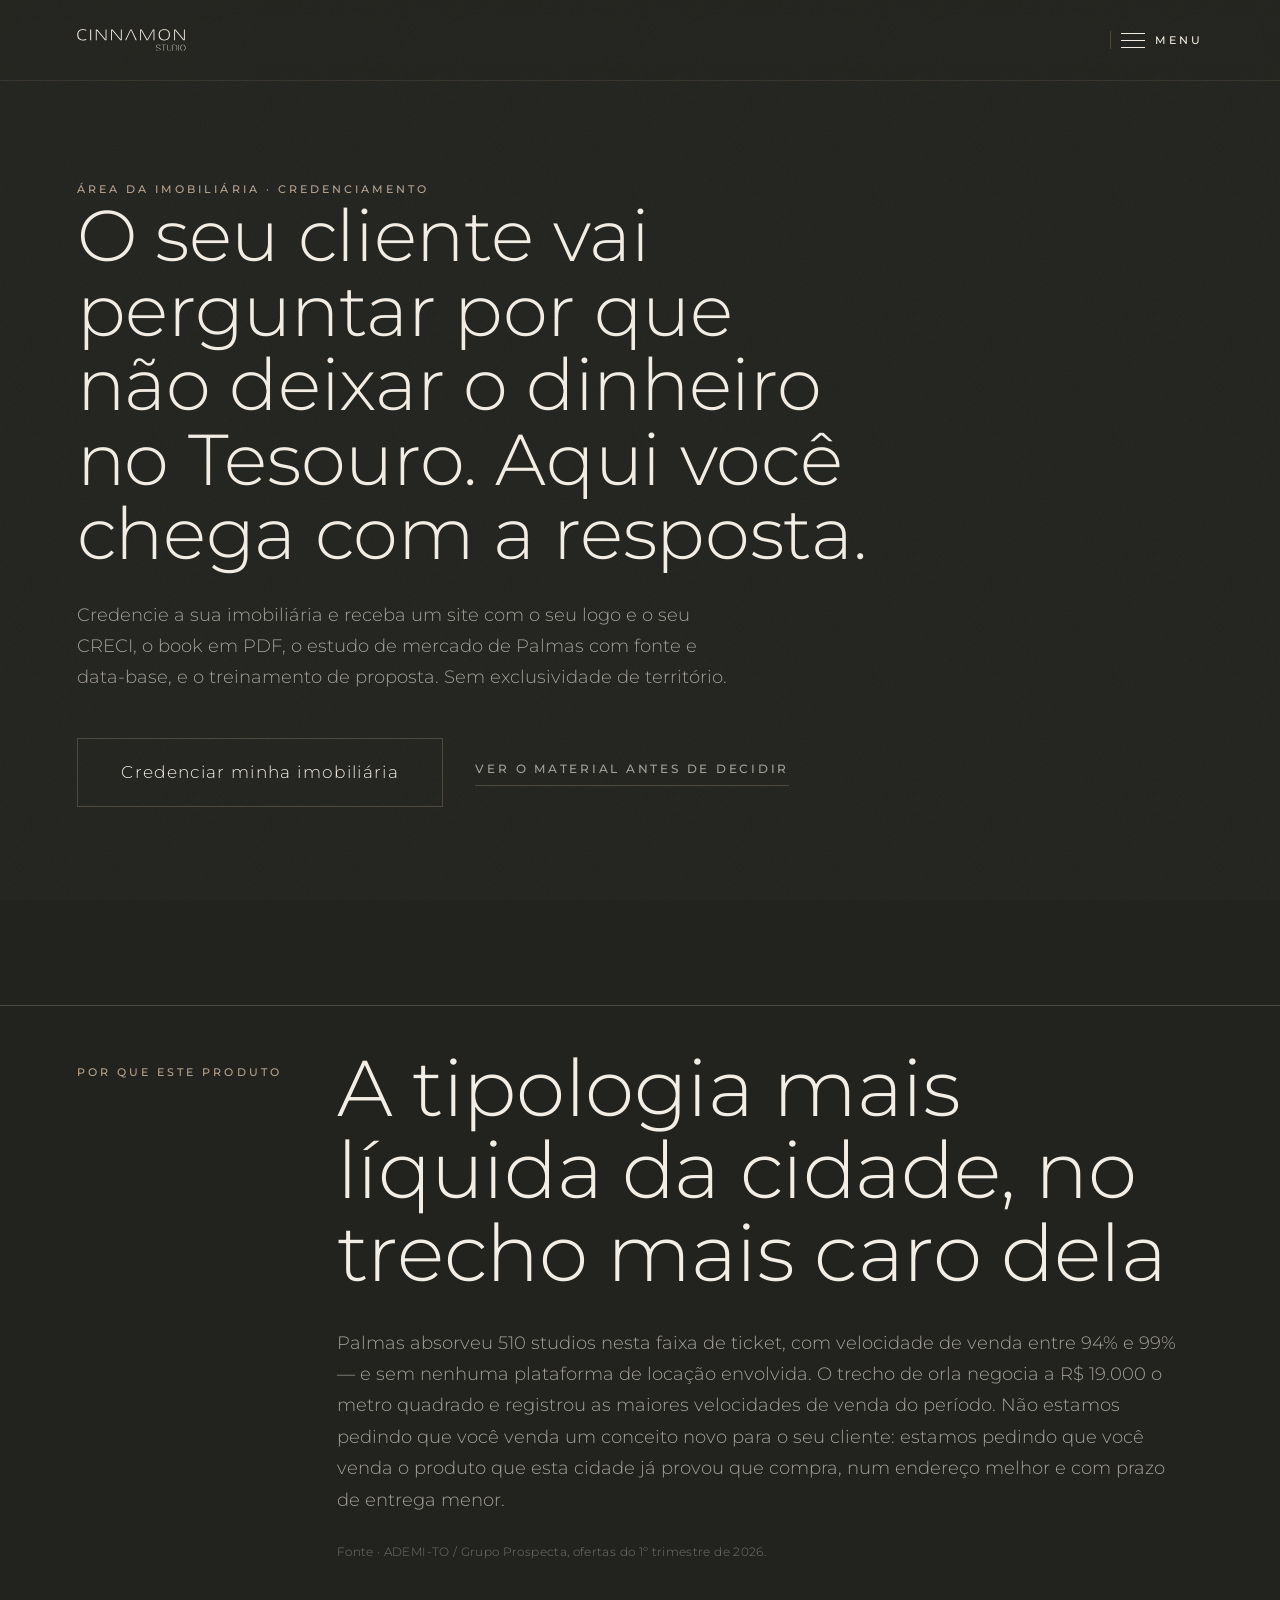
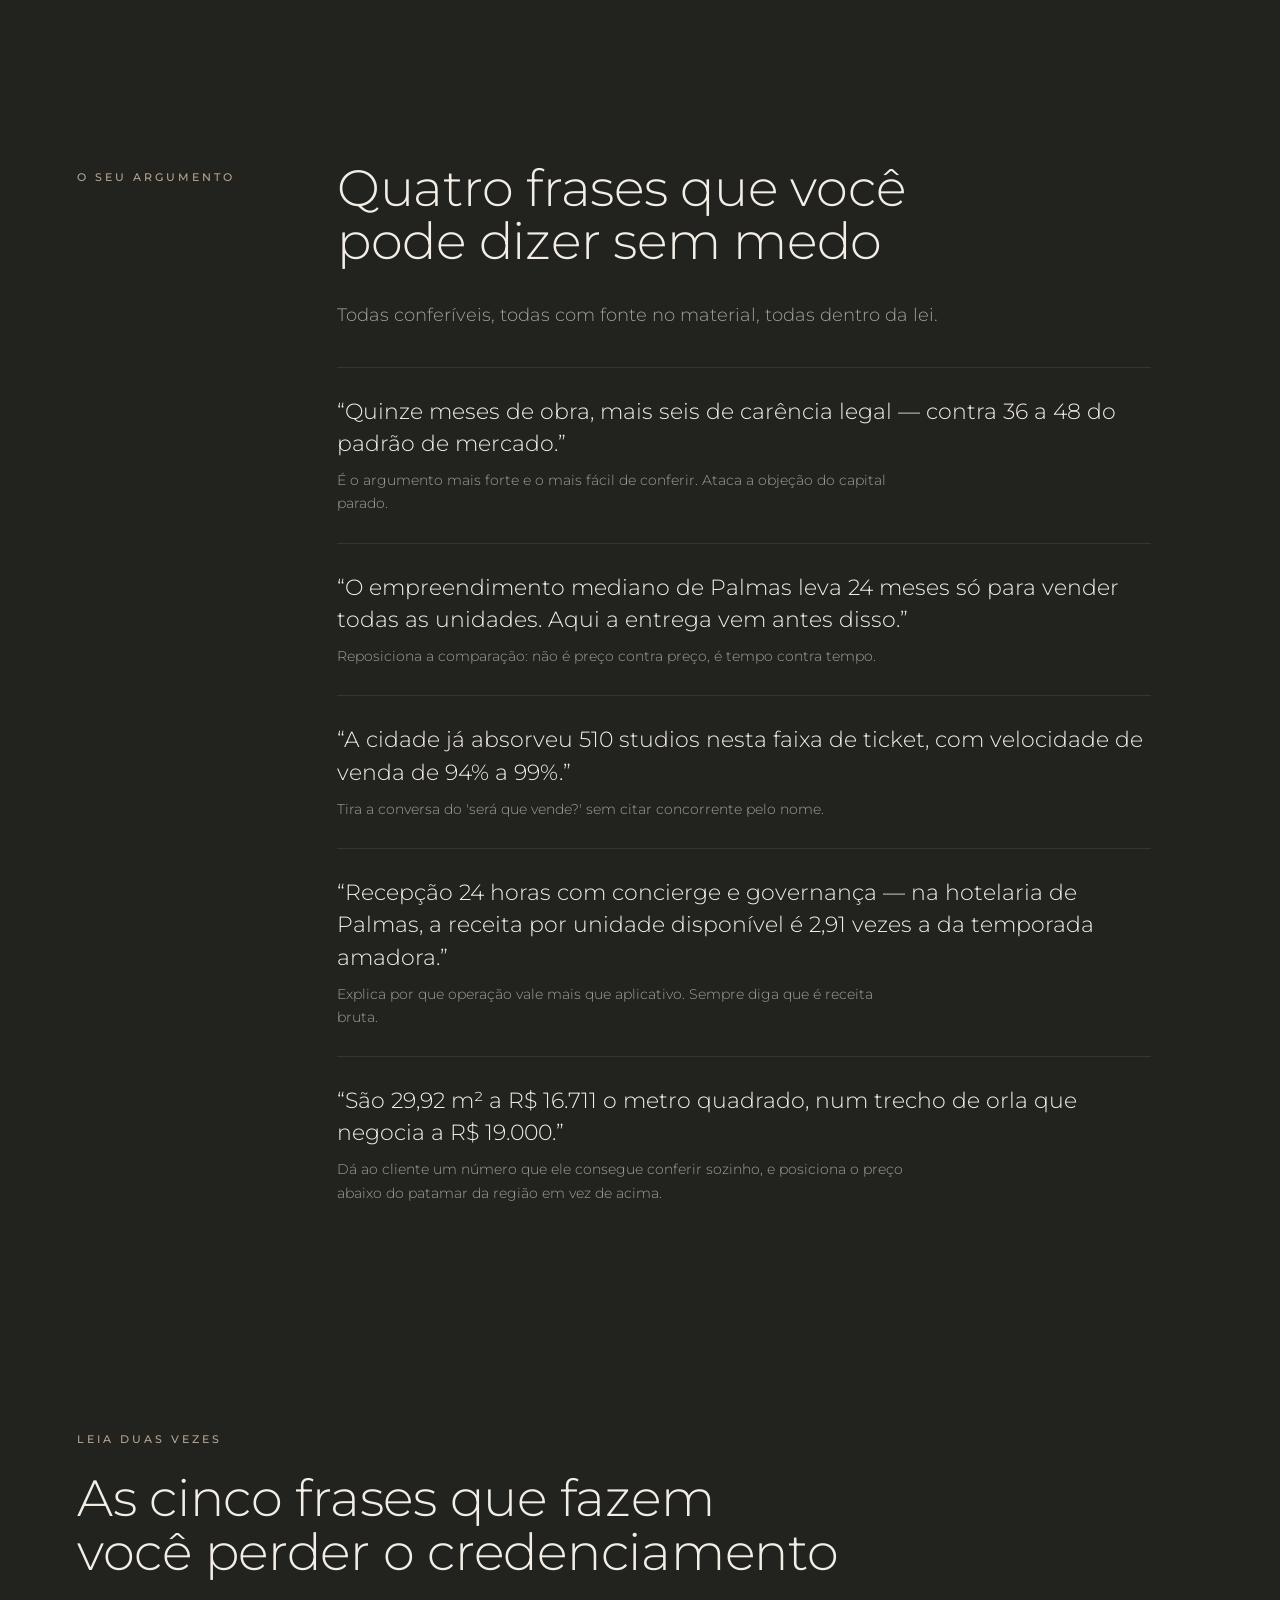
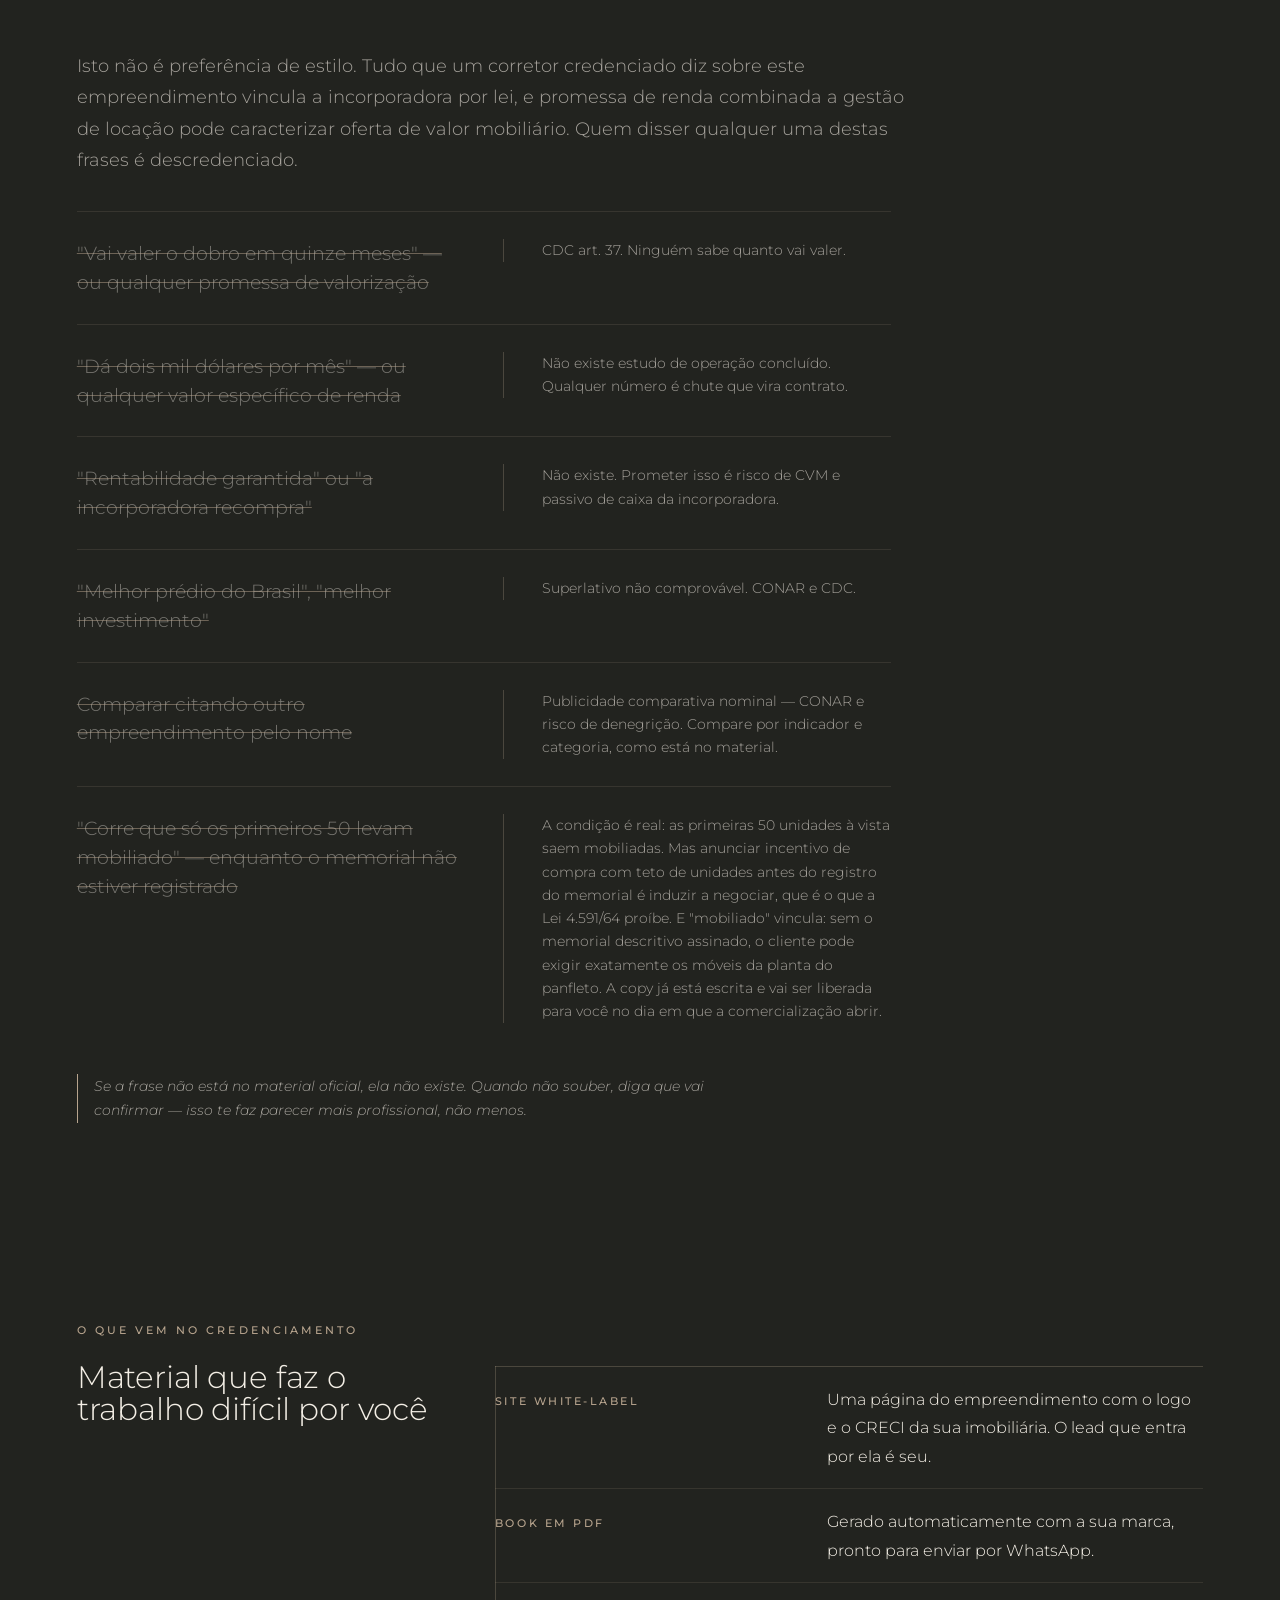
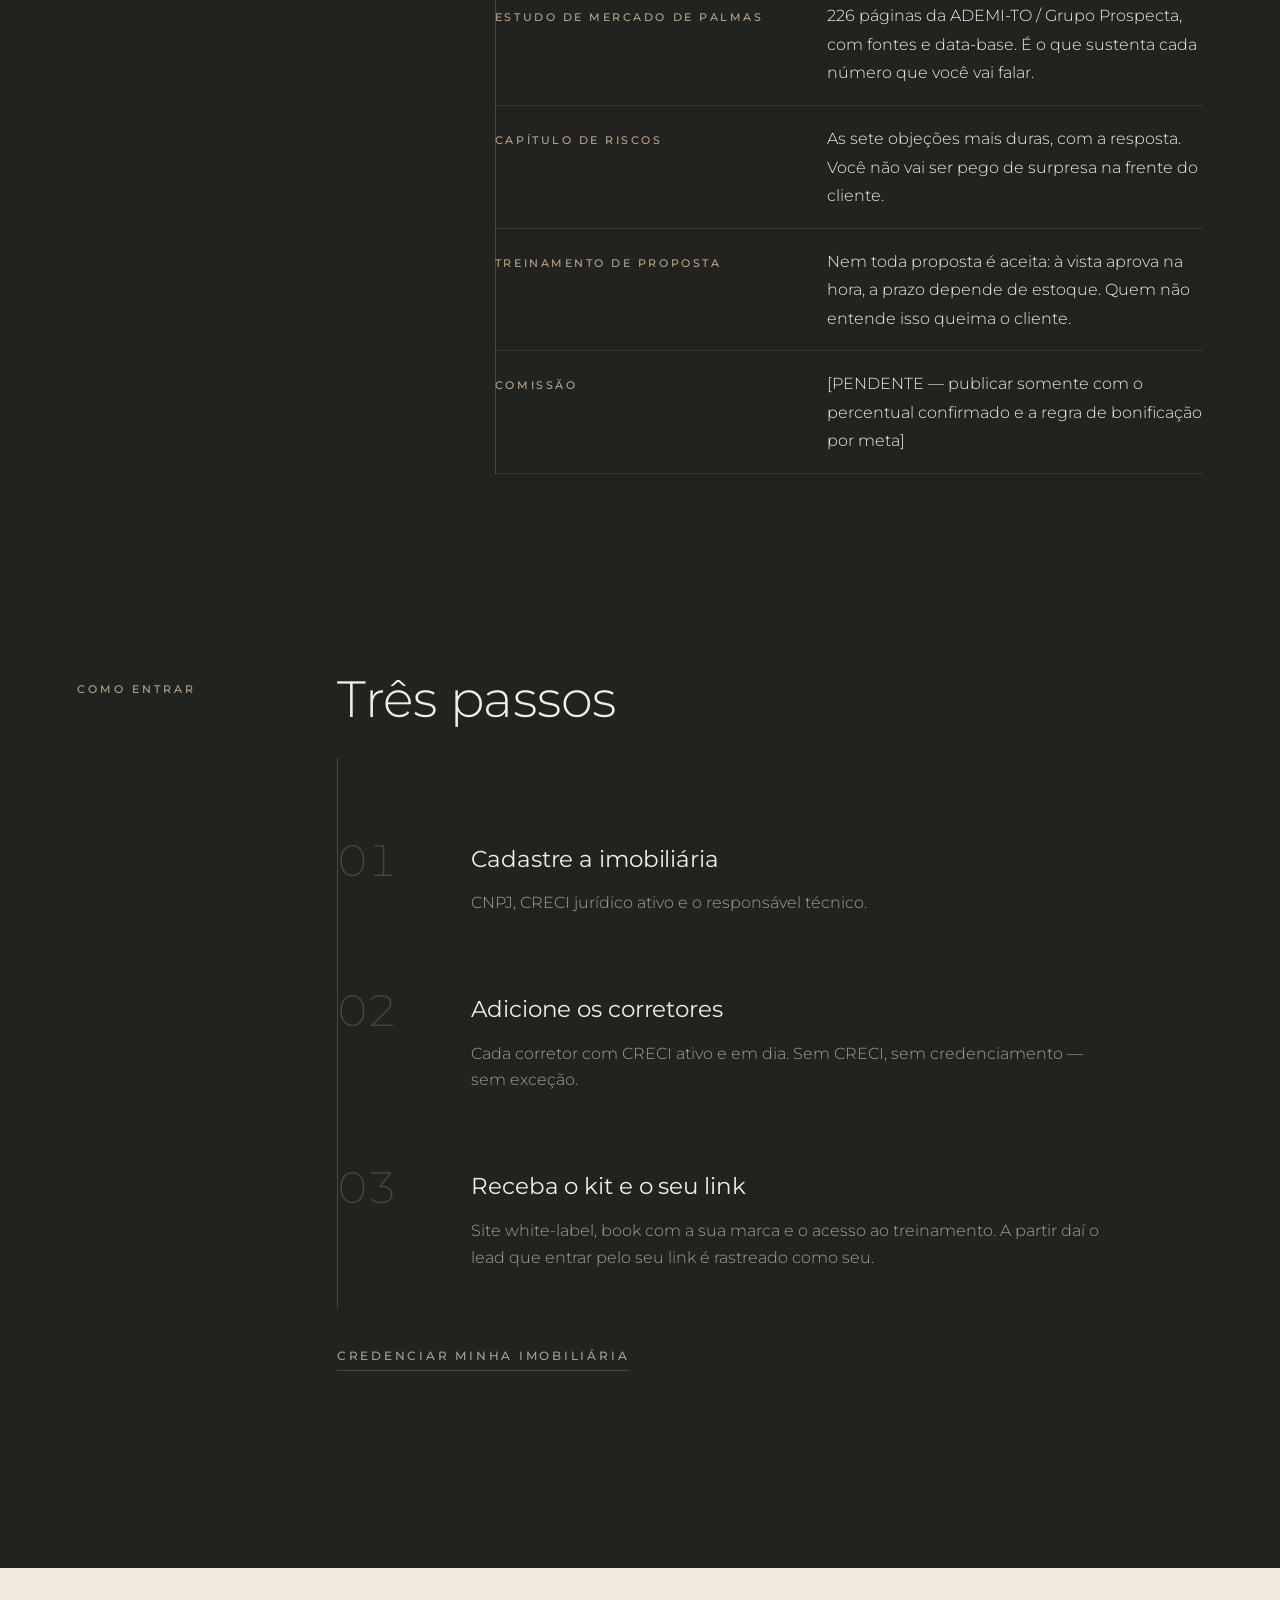
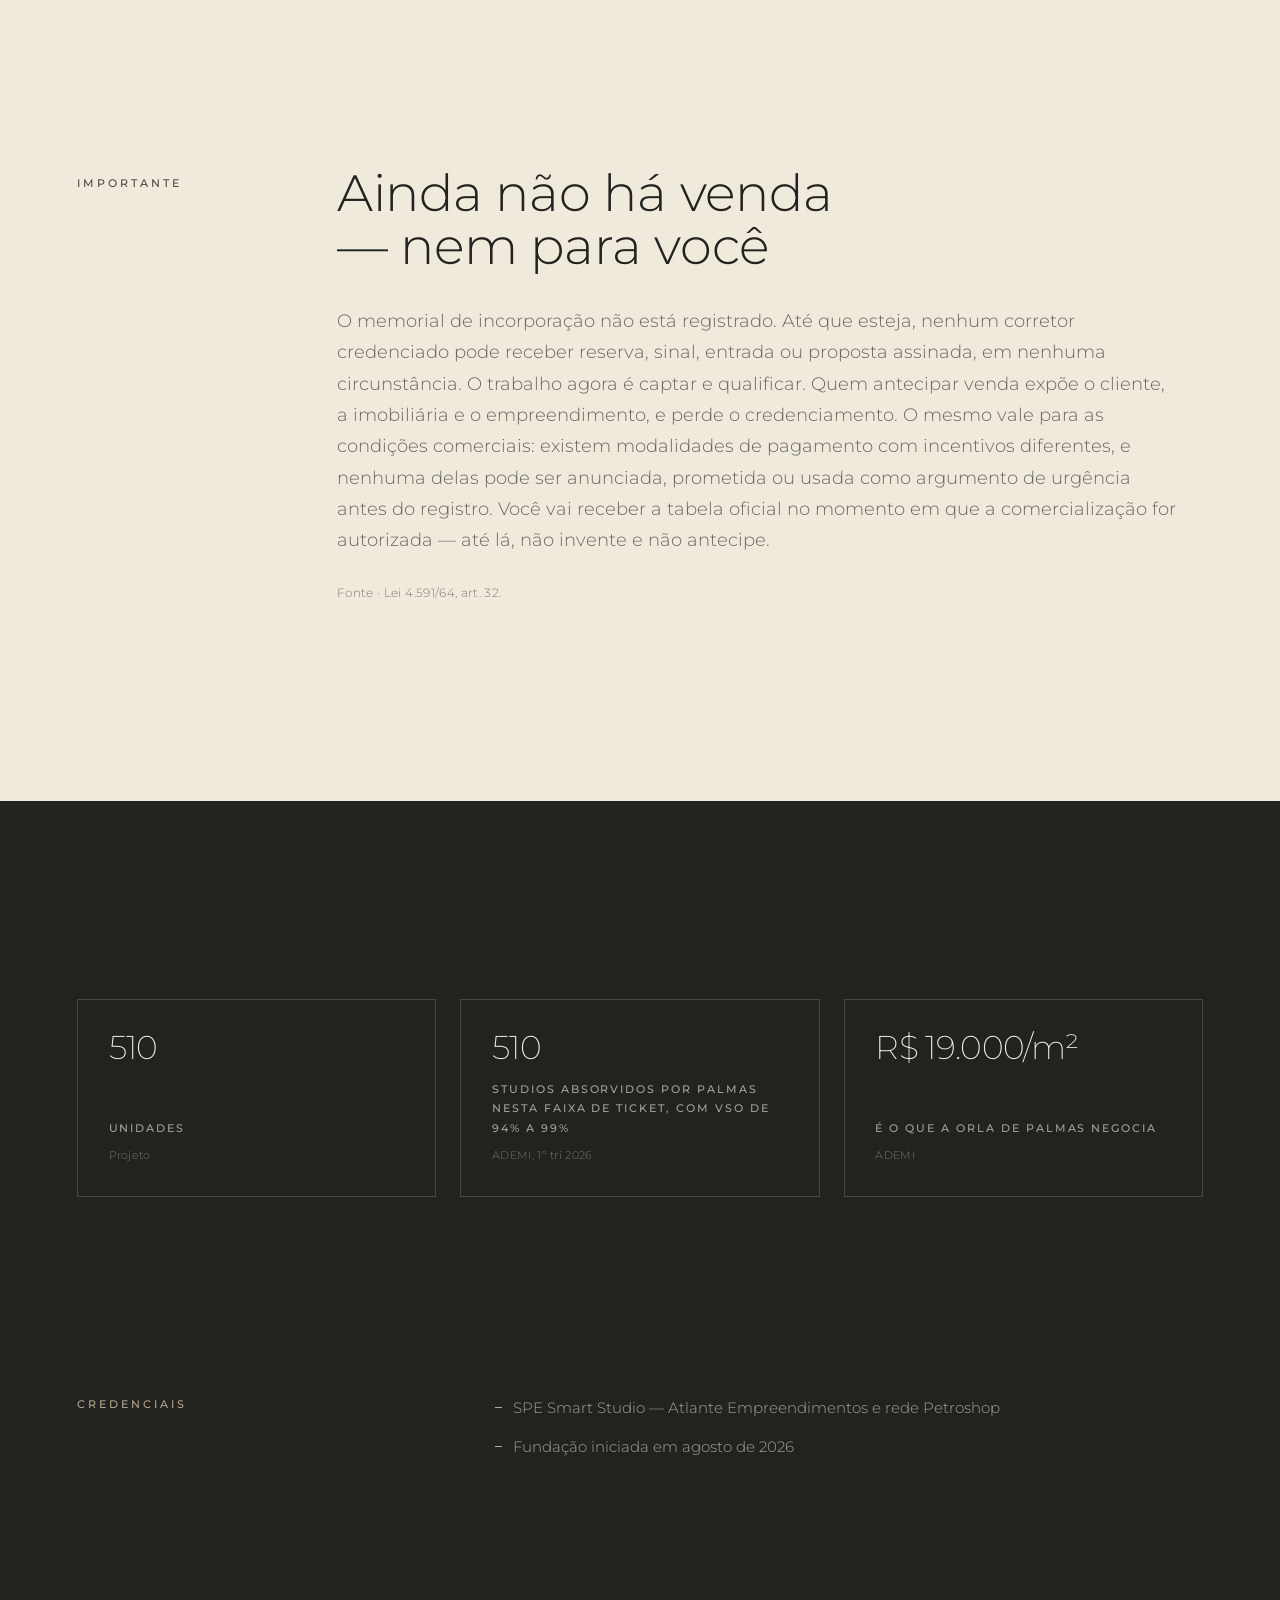
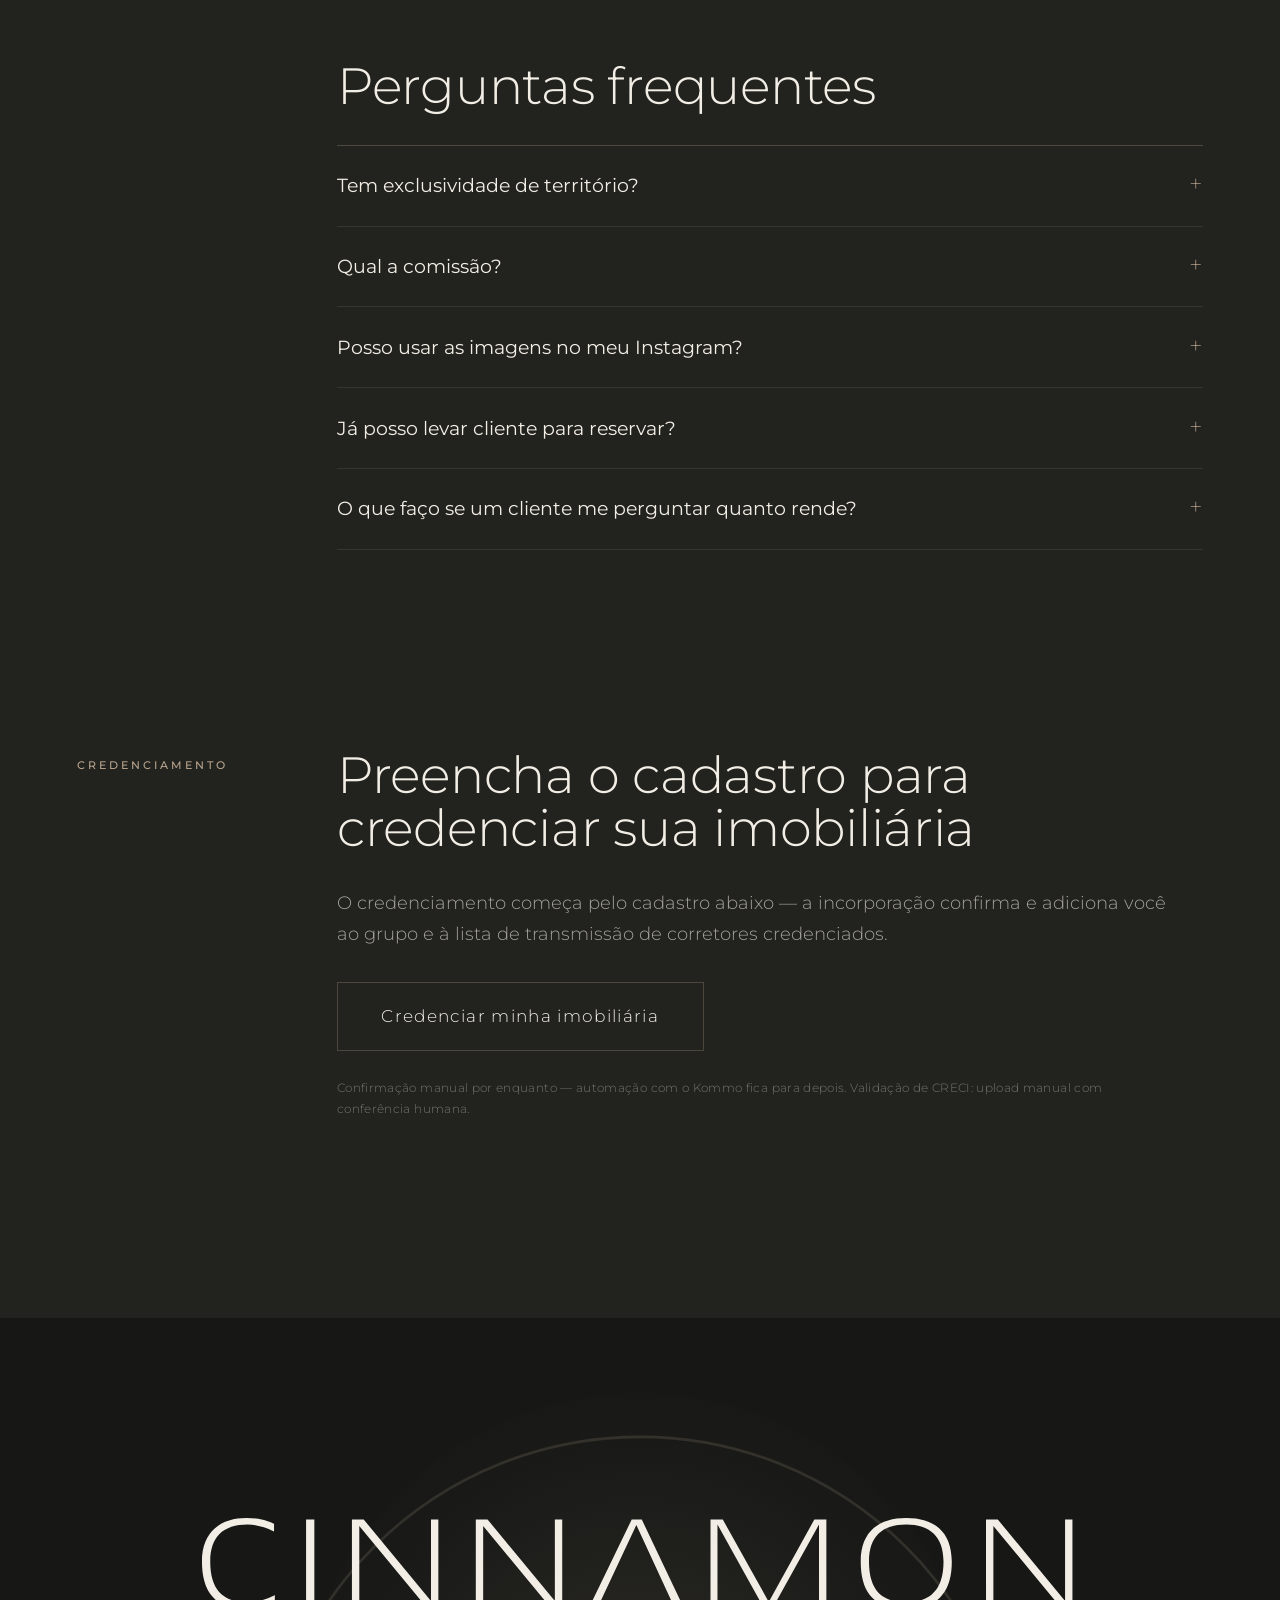
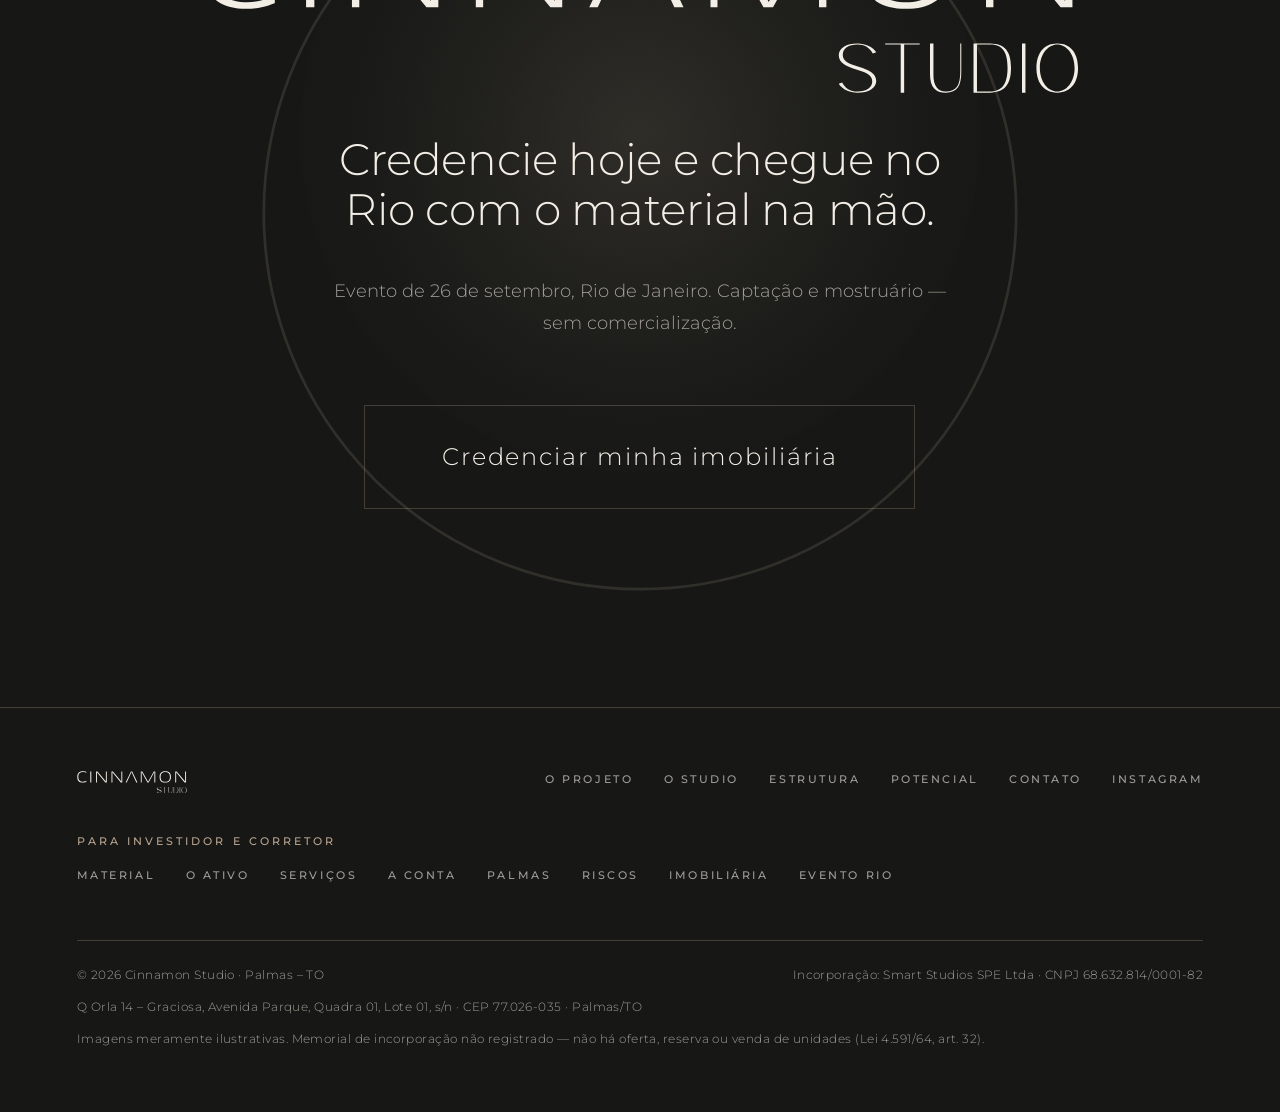
<file: area-da-imobiliaria.html>
<!DOCTYPE html>
<html lang="pt-BR">
<head>
  <meta charset="UTF-8">
  <meta name="viewport" content="width=device-width, initial-scale=1">
  <title>Cinnamon Studio · Área da imobiliária</title>
  <meta name="description" content="Credencie a sua imobiliária e receba um site com o seu logo e o seu CRECI, o book em PDF, o estudo de mercado de Palmas com fonte e data-base, e o…">
  <meta name="theme-color" content="#22231f">
  <meta name="robots" content="noindex">
  <!-- AJUSTAR: remover noindex quando o memorial de incorporação estiver
       registrado e a comercialização, autorizada (Lei 4.591/64 art. 32). -->
  <link rel="icon" href="/favicon.ico" sizes="any">
  <link rel="icon" type="image/svg+xml" href="/img/favicon.svg">
  <link rel="icon" type="image/png" sizes="32x32" href="/img/favicon-32.png">
  <link rel="icon" type="image/png" sizes="16x16" href="/img/favicon-16.png">
  <link rel="apple-touch-icon" sizes="180x180" href="/img/favicon-180.png">
  <link rel="manifest" href="/site.webmanifest">
  <meta property="og:type" content="website">
  <meta property="og:site_name" content="Cinnamon Studio">
  <meta property="og:locale" content="pt_BR">
  <meta property="og:title" content="O seu cliente vai perguntar por que não deixar o dinheiro no Tesouro. Aqui você chega com a…">
  <meta property="og:description" content="Credencie a sua imobiliária e receba um site com o seu logo e o seu CRECI, o book em PDF, o estudo de mercado de Palmas com fonte e data-base, e o…">
  <meta property="og:url" content="https://www.cinnamonstudio.com.br/area-da-imobiliaria">
  <meta property="og:image" content="https://www.cinnamonstudio.com.br/img/og-cinnamon.jpg">
  <meta property="og:image:type" content="image/jpeg">
  <meta property="og:image:width" content="1200">
  <meta property="og:image:height" content="630">
  <meta property="og:image:alt" content="Wordmark Cinnamon Studio sobre a fachada da torre ao entardecer.">
  <meta name="twitter:card" content="summary_large_image">
  <meta name="twitter:title" content="O seu cliente vai perguntar por que não deixar o dinheiro no Tesouro. Aqui você chega com a…">
  <meta name="twitter:description" content="Credencie a sua imobiliária e receba um site com o seu logo e o seu CRECI, o book em PDF, o estudo de mercado de Palmas com fonte e data-base, e o…">
  <meta name="twitter:image" content="https://www.cinnamonstudio.com.br/img/og-cinnamon.jpg">
  <link rel="preconnect" href="https://fonts.googleapis.com">
  <link rel="preconnect" href="https://fonts.gstatic.com" crossorigin>
  <link rel="preconnect" href="https://cdn.jsdelivr.net">
  <link href="https://fonts.googleapis.com/css2?family=Montserrat:wght@200;300;400;500;600&display=swap" rel="stylesheet">
  <link rel="stylesheet" href="/css/style.css?v=47615a69">

  <!-- O hambúrguer NÃO pode depender de rede: /js/menu.js é <script defer>
       e, atrás do bundle do CDN, deixava o header sem botão o download
       inteiro em 4G frio. Esta linha roda antes do primeiro paint. Sem JS
       a classe não entra e a navegação segue pelo rodapé. -->
  <script>
    document.documentElement.classList.add('has-menu');
    document.addEventListener('click', function (ev) {
      if (window.__menuPronto) return;
      var alvo = ev.target && ev.target.closest && ev.target.closest('[data-menu-toggle]');
      if (alvo) window.__menuPendente = true;
    }, true);
  </script>

  <!-- Meta Pixel — 1953789878618915 (Cinnamon Studio).
       Fim do <head>, depois do CSS e das preconnects: o snippet injeta o
       script como async, então a conexão com o connect.facebook.net não
       disputa banda com o primeiro paint.
       AJUSTAR: sob a LGPD, disparar PageView antes do consentimento é
       decisão do cliente com o jurídico. Se precisar consentir antes,
       mover o fbq('track','PageView') para depois do aceite. -->
  <script>
  !function(f,b,e,v,n,t,s)
  {if(f.fbq)return;n=f.fbq=function(){n.callMethod?
  n.callMethod.apply(n,arguments):n.queue.push(arguments)};
  if(!f._fbq)f._fbq=n;n.push=n;n.loaded=!0;n.version='2.0';
  n.queue=[];t=b.createElement(e);t.async=!0;
  t.src=v;s=b.getElementsByTagName(e)[0];
  s.parentNode.insertBefore(t,s)}(window, document,'script',
  'https://connect.facebook.net/en_US/fbevents.js');
  fbq('init', '1953789878618915');
  fbq('track', 'PageView');
  </script>
</head>
<body class="page">

  <noscript><img height="1" width="1" style="display:none" alt=""
    src="https://www.facebook.com/tr?id=1953789878618915&amp;ev=PageView&amp;noscript=1"></noscript>

  <svg class="logo-sprite" aria-hidden="true" focusable="false">
    <defs>
      <g id="logo-cinnamon">
        <g class="logo__main">
          <path class="logo__ltr" d="M160.42849999999999 536.76774V528.4665600000001C157.48291999999998 530.47491 144.89726 536.09829 132.17771 536.09829C106.33694 536.09829 93.4835 522.8431800000001 93.4835 493.7890500000001C93.4835 468.34995000000004 106.8725 455.49651000000006 132.17771 455.49651000000006C144.76337 455.49651000000006 156.81347 461.25378000000006 159.62516 462.86046000000005V454.8270600000001C157.61681 453.8898300000001 147.57506 448.66812000000004 130.9727 448.66812000000004C105.66749 448.66812000000004 84.91454 461.6554500000001 84.91454 493.7890500000001C84.91454 527.931 100.71356 542.92668 130.9727 542.92668C146.37005 542.92668 158.15237 537.97275 160.42849999999999 536.76774Z"/>
          <path class="logo__ltr" d="M201.39883999999995 541.32V450.2748H192.82987999999997V541.32Z"/>
          <path class="logo__ltr" d="M329.93323999999996 541.32V450.2748H322.30150999999995V534.75939L252.54481999999996 450.2748H240.36082999999996V541.32H247.99255999999997V456.9693000000001L317.61535999999995 541.32Z"/>
          <path class="logo__ltr" d="M458.3337499999999 541.32V450.2748H450.70201999999995V534.75939L380.9453299999999 450.2748H368.7613399999999V541.32H376.3930699999999V456.9693000000001L446.01586999999995 541.32Z"/>
          <path class="logo__ltr" d="M584.0564599999999 541.32 540.80999 450.2748H530.3665699999999L486.31675999999993 541.32H495.1534999999999L535.18661 455.8981800000001L574.55027 541.32Z"/>
          <path class="logo__ltr" d="M732.1387999999998 541.32V450.2748H719.6870299999998L672.4238599999999 535.69662L624.7590199999999 450.2748H612.0394699999998V541.32H619.2695299999998V455.49651000000006L666.9343699999998 541.32H676.8422299999999L724.5070699999999 455.49651000000006V541.32Z"/>
          <path class="logo__ltr" d="M862.1459899999998 493.7890500000001C862.1459899999998 462.19101000000006 843.1336099999997 448.66812000000004 814.8828199999998 448.66812000000004C787.9709299999998 448.66812000000004 767.7535399999998 461.5215600000001 767.7535399999998 493.7890500000001C767.7535399999998 527.7971100000001 783.0169999999998 542.92668 814.8828199999998 542.92668C843.1336099999997 542.92668 862.1459899999998 530.07324 862.1459899999998 493.7890500000001ZM853.5770299999998 493.7890500000001C853.5770299999998 523.5126300000001 839.3846899999998 536.09829 814.8828199999998 536.09829C789.7114999999998 536.09829 776.3224999999998 523.64652 776.3224999999998 493.7890500000001C776.3224999999998 467.81439000000006 790.2470599999998 455.49651000000006 814.8828199999998 455.49651000000006C839.1169099999997 455.49651000000006 853.5770299999998 467.68050000000005 853.5770299999998 493.7890500000001Z"/>
          <path class="logo__ltr" d="M987.1992499999998 541.32V450.2748H979.5675199999998V534.75939L909.8108299999998 450.2748H897.6268399999998V541.32H905.2585699999998V456.9693000000001L974.8813699999998 541.32Z"/>
        </g>
        <g class="logo__sub">
          <path class="logo__ltr" d="M744.9853999999999 591.13166C744.9853999999999 608.1651899999999 779.6938899999999 603.60391 779.6938899999999 618.07172C779.6938899999999 624.4860199999999 773.7072099999999 628.69095 764.44211 628.69095C757.0300299999999 628.69095 751.3996999999999 625.19872 748.47763 619.28331L744.9853999999999 620.5661699999999C748.2638199999999 626.05396 756.03225 629.76 764.44211 629.76C776.0591199999999 629.76 783.82755 624.91364 783.82755 617.57283C783.82755 600.5393 749.11906 605.10058 749.11906 590.6327699999999C749.11906 584.1472 755.10574 579.94227 764.44211 579.94227C771.71165 579.94227 777.2707099999999 583.36323 780.26405 589.20737L783.82755 587.99578C780.6203999999999 582.50799 772.8519699999999 578.87322 764.44211 578.87322C752.68256 578.87322 744.9853999999999 583.71958 744.9853999999999 591.13166Z"/>
          <path class="logo__ltr" d="M793.09265 578.87322V579.94227H809.19967V629.76H812.7631700000001V579.94227H828.87019V578.87322Z"/>
          <path class="logo__ltr" d="M839.56069 578.87322V610.37456C839.56069 624.12967 845.0484799999999 629.76 856.09533 629.76C867.64107 629.76 871.98854 623.2744299999999 871.98854 607.95138V578.87322H870.91949V608.1651899999999C870.91949 622.0628399999999 866.92837 628.69095 855.9527899999999 628.69095C847.6142 628.69095 843.12419 622.27665 843.12419 611.9425V578.87322Z"/>
          <path class="logo__ltr" d="M884.6746 629.76H901.92194C917.24499 629.47492 923.51675 621.13633 923.51675 604.03153C923.51675 586.2853 916.7461 579.1582999999999 901.92194 578.87322H884.6746ZM888.2381 628.69095V579.94227H901.49432C914.18038 579.79973 919.95325 586.85546 919.95325 604.03153C919.95325 620.92252 914.32292 628.69095 901.49432 628.69095Z"/>
          <path class="logo__ltr" d="M938.4834500000001 629.76V578.87322H934.9199500000001V629.76Z"/>
          <path class="logo__ltr" d="M971.4814600000001 629.76C986.5907000000001 629.76 993.0050000000001 618.1429899999999 993.0050000000001 604.31661C993.0050000000001 590.41896 986.5907000000001 578.87322 971.4814600000001 578.87322C956.3009500000001 578.87322 949.88665 590.41896 949.88665 604.31661C949.88665 618.1429899999999 956.3009500000001 629.76 971.4814600000001 629.76ZM971.4814600000001 579.94227C980.67529 579.94227 989.4415 589.34991 989.4415 604.31661C989.4415 619.28331 980.67529 628.69095 971.4814600000001 628.69095C962.21636 628.69095 953.45015 619.28331 953.45015 604.31661C953.45015 589.34991 962.21636 579.94227 971.4814600000001 579.94227Z"/>
        </g>
      </g>
    </defs>
  </svg>

  <!-- grain global de filme — mesmo do index (o CSS o desliga no mobile) -->
  <div class="grain" aria-hidden="true"></div>

  <!-- cursor customizado — a lógica vive em js/ui.js; sem JS não aparece -->
  <div class="cursor-ring" aria-hidden="true"></div>
  <div class="cursor-dot" aria-hidden="true"></div>

  <header class="site-header">
    <a href="/" class="wordmark" aria-label="Cinnamon Studio — página inicial">
      <svg class="wordmark__art" viewBox="82.91 446.67 912.09 185.09" aria-hidden="true" focusable="false"><use href="#logo-cinnamon"/></svg>
    </a>
    <!-- "Entre em contato" vive no rodapé do drawer -->
    <button class="header-menu-btn" type="button" data-menu-toggle
            aria-expanded="false" aria-controls="menu-overlay"><span class="menu-icon" aria-hidden="true"><span></span><span></span><span></span></span><span class="header-menu-btn__txt">Menu</span></button>
  </header>

  <div class="menu-overlay" id="menu-overlay" hidden>
    <div class="menu-overlay__scrim" data-menu-close aria-hidden="true"></div>
    <aside class="menu-panel" role="dialog" aria-modal="true" aria-label="Menu de navegação">
      <div class="menu-overlay__bar">
        <span class="wordmark" aria-hidden="true"><svg class="wordmark__art" viewBox="82.91 446.67 912.09 185.09" aria-hidden="true" focusable="false"><use href="#logo-cinnamon"/></svg></span>
        <button class="header-menu-btn" type="button" data-menu-close>Fechar</button>
      </div>
      <nav aria-label="Páginas do site"><ul class="menu-list"><li><a href="/">Início</a></li><li><a href="/landing">Material</a></li><li><a href="/o-ativo">O Ativo</a></li><li><a href="/os-servicos">Os Serviços</a></li><li><a href="/a-conta">A Conta</a></li><li><a href="/palmas">Palmas</a></li><li><a href="/riscos">Riscos</a></li><li><a href="/area-da-imobiliaria" aria-current="page">Área da Imobiliária</a></li><li><a href="/evento-rio">Evento Rio</a></li></ul></nav>
      <div class="menu-overlay__foot">
        <p class="menu-overlay__tag">Seu espaço. Seu ritmo.</p>
        <a class="cta-link" href="https://form.respondi.app/RwKMw19v" rel="noopener">Entre em contato</a>
      </div>
    </aside>
  </div>

  <main class="page">
    <section class="page-hero"><div class="container"><p class="eyebrow">Área da imobiliária · Credenciamento</p><h1 class="display-2">O seu cliente vai perguntar por que não deixar o dinheiro no Tesouro. Aqui você chega com a resposta.</h1><p class="page-hero__lead caption">Credencie a sua imobiliária e receba um site com o seu logo e o seu CRECI, o book em PDF, o estudo de mercado de Palmas com fonte e data-base, e o treinamento de proposta. Sem exclusividade de território.</p><div class="cta-row"><a class="cta-btn" href="#credenciamento">Credenciar minha imobiliária</a><a class="cta-link" href="#o-que-vem-no-credenciamento">Ver o material antes de decidir</a></div></div></section><div id="conteudo"></div><!-- STATUS DO DECK: Falta comissão e exclusividade --><section class="section sec sec--capitular" id="s-01"><div class="container"><div class="section-head"><p class="eyebrow">Por que este produto</p><h2 class="display-2">A tipologia mais líquida da cidade, no trecho mais caro dela</h2></div><p class="sec-body">Palmas absorveu 510 studios nesta faixa de ticket, com velocidade de venda entre 94% e 99% — e sem nenhuma plataforma de locação envolvida. O trecho de orla negocia a R$ 19.000 o metro quadrado e registrou as maiores velocidades de venda do período. Não estamos pedindo que você venda um conceito novo para o seu cliente: estamos pedindo que você venda o produto que esta cidade já provou que compra, num endereço melhor e com prazo de entrega menor.</p><p class="fonte">Fonte · ADEMI-TO / Grupo Prospecta, ofertas do 1º trimestre de 2026.</p></div></section><section class="section sec sec--quiet" id="s-02"><div class="container"><div class="section-head"><p class="eyebrow">O seu argumento</p><h2 class="display-2">Quatro frases que você pode dizer sem medo</h2></div><p class="sec-body">Todas conferíveis, todas com fonte no material, todas dentro da lei.</p><ul class="args"><li><p class="args__frase">“Quinze meses de obra, mais seis de carência legal — contra 36 a 48 do padrão de mercado.”</p><p class="args__nota">É o argumento mais forte e o mais fácil de conferir. Ataca a objeção do capital parado.</p></li><li><p class="args__frase">“O empreendimento mediano de Palmas leva 24 meses só para vender todas as unidades. Aqui a entrega vem antes disso.”</p><p class="args__nota">Reposiciona a comparação: não é preço contra preço, é tempo contra tempo.</p></li><li><p class="args__frase">“A cidade já absorveu 510 studios nesta faixa de ticket, com velocidade de venda de 94% a 99%.”</p><p class="args__nota">Tira a conversa do &#x27;será que vende?&#x27; sem citar concorrente pelo nome.</p></li><li><p class="args__frase">“Recepção 24 horas com concierge e governança — na hotelaria de Palmas, a receita por unidade disponível é 2,91 vezes a da temporada amadora.”</p><p class="args__nota">Explica por que operação vale mais que aplicativo. Sempre diga que é receita bruta.</p></li><li><p class="args__frase">“São 29,92 m² a R$ 16.711 o metro quadrado, num trecho de orla que negocia a R$ 19.000.”</p><p class="args__nota">Dá ao cliente um número que ele consegue conferir sozinho, e posiciona o preço abaixo do patamar da região em vez de acima.</p></li></ul></div></section><section class="section sec sec--contraste" id="s-03"><div class="container"><div class="section-head"><p class="eyebrow">Leia duas vezes</p><h2 class="display-2">As cinco frases que fazem você perder o credenciamento</h2></div><p class="sec-body">Isto não é preferência de estilo. Tudo que um corretor credenciado diz sobre este empreendimento vincula a incorporadora por lei, e promessa de renda combinada a gestão de locação pode caracterizar oferta de valor mobiliário. Quem disser qualquer uma destas frases é descredenciado.</p><ul class="banned"><li><p class="banned__frase">&quot;Vai valer o dobro em quinze meses&quot; — ou qualquer promessa de valorização</p><p class="banned__nota">CDC art. 37. Ninguém sabe quanto vai valer.</p></li><li><p class="banned__frase">&quot;Dá dois mil dólares por mês&quot; — ou qualquer valor específico de renda</p><p class="banned__nota">Não existe estudo de operação concluído. Qualquer número é chute que vira contrato.</p></li><li><p class="banned__frase">&quot;Rentabilidade garantida&quot; ou &quot;a incorporadora recompra&quot;</p><p class="banned__nota">Não existe. Prometer isso é risco de CVM e passivo de caixa da incorporadora.</p></li><li><p class="banned__frase">&quot;Melhor prédio do Brasil&quot;, &quot;melhor investimento&quot;</p><p class="banned__nota">Superlativo não comprovável. CONAR e CDC.</p></li><li><p class="banned__frase">Comparar citando outro empreendimento pelo nome</p><p class="banned__nota">Publicidade comparativa nominal — CONAR e risco de denegrição. Compare por indicador e categoria, como está no material.</p></li><li><p class="banned__frase">&quot;Corre que só os primeiros 50 levam mobiliado&quot; — enquanto o memorial não estiver registrado</p><p class="banned__nota">A condição é real: as primeiras 50 unidades à vista saem mobiliadas. Mas anunciar incentivo de compra com teto de unidades antes do registro do memorial é induzir a negociar, que é o que a Lei 4.591/64 proíbe. E &quot;mobiliado&quot; vincula: sem o memorial descritivo assinado, o cliente pode exigir exatamente os móveis da planta do panfleto. A copy já está escrita e vai ser liberada para você no dia em que a comercialização abrir.</p></li></ul><p class="ressalva golden">Se a frase não está no material oficial, ela não existe. Quando não souber, diga que vai confirmar — isso te faz parecer mais profissional, não menos.</p></div></section><section class="section sec sec--ficha" id="o-que-vem-no-credenciamento"><div class="container"><div class="section-head"><p class="eyebrow">O que vem no credenciamento</p><h2 class="display-2">Material que faz o trabalho difícil por você</h2></div><div class="sec__corpo"><div class="serie"><span class="serie__eixo" aria-hidden="true"></span><dl class="tabela"><div class="tabela__linha"><dt class="tabela__chave">Site white-label</dt><dd class="tabela__valor">Uma página do empreendimento com o logo e o CRECI da sua imobiliária. O lead que entra por ela é seu.</dd></div><div class="tabela__linha"><dt class="tabela__chave">Book em PDF</dt><dd class="tabela__valor">Gerado automaticamente com a sua marca, pronto para enviar por WhatsApp.</dd></div><div class="tabela__linha"><dt class="tabela__chave">Estudo de mercado de Palmas</dt><dd class="tabela__valor">226 páginas da ADEMI-TO / Grupo Prospecta, com fontes e data-base. É o que sustenta cada número que você vai falar.</dd></div><div class="tabela__linha"><dt class="tabela__chave">Capítulo de riscos</dt><dd class="tabela__valor">As sete objeções mais duras, com a resposta. Você não vai ser pego de surpresa na frente do cliente.</dd></div><div class="tabela__linha"><dt class="tabela__chave">Treinamento de proposta</dt><dd class="tabela__valor">Nem toda proposta é aceita: à vista aprova na hora, a prazo depende de estoque. Quem não entende isso queima o cliente.</dd></div><div class="tabela__linha"><dt class="tabela__chave">Comissão</dt><dd class="tabela__valor">[PENDENTE — publicar somente com o percentual confirmado e a regra de bonificação por meta]</dd></div></dl></div></div></div></section><section class="section sec sec--quiet" id="s-05"><div class="container"><div class="section-head"><p class="eyebrow">Como entrar</p><h2 class="display-2">Três passos</h2></div><div class="serie"><span class="serie__eixo" aria-hidden="true"></span><ul class="numlist"><li><span class="numlist__n">01</span><div><h3>Cadastre a imobiliária</h3><p>CNPJ, CRECI jurídico ativo e o responsável técnico.</p></div></li><li><span class="numlist__n">02</span><div><h3>Adicione os corretores</h3><p>Cada corretor com CRECI ativo e em dia. Sem CRECI, sem credenciamento — sem exceção.</p></div></li><li><span class="numlist__n">03</span><div><h3>Receba o kit e o seu link</h3><p>Site white-label, book com a sua marca e o acesso ao treinamento. A partir daí o lead que entrar pelo seu link é rastreado como seu.</p></div></li></ul></div><p class="sec-cta"><a class="cta-link" href="#credenciamento">Credenciar minha imobiliária</a></p></div></section><section class="section section--claro sec sec--claro" id="s-06"><div class="container"><div class="section-head"><p class="eyebrow">Importante</p><h2 class="display-2">Ainda não há venda — nem para você</h2></div><p class="sec-body">O memorial de incorporação não está registrado. Até que esteja, nenhum corretor credenciado pode receber reserva, sinal, entrada ou proposta assinada, em nenhuma circunstância. O trabalho agora é captar e qualificar. Quem antecipar venda expõe o cliente, a imobiliária e o empreendimento, e perde o credenciamento. O mesmo vale para as condições comerciais: existem modalidades de pagamento com incentivos diferentes, e nenhuma delas pode ser anunciada, prometida ou usada como argumento de urgência antes do registro. Você vai receber a tabela oficial no momento em que a comercialização for autorizada — até lá, não invente e não antecipe.</p><p class="fonte">Fonte · Lei 4.591/64, art. 32.</p></div></section><section class="section sec sec--quiet" id="s-07"><div class="container"><ul class="stats"><li class="stat"><span class="stat__num"><span class="stat__n" data-count="510" data-decimals="0">510</span></span><span class="stat__label">unidades</span><span class="stat__fonte">Projeto</span></li><li class="stat"><span class="stat__num"><span class="stat__n" data-count="510" data-decimals="0">510</span></span><span class="stat__label">studios absorvidos por Palmas nesta faixa de ticket, com VSO de 94% a 99%</span><span class="stat__fonte">ADEMI, 1º tri 2026</span></li><li class="stat"><span class="stat__num">R$ 19.000/m²</span><span class="stat__label">é o que a orla de Palmas negocia</span><span class="stat__fonte">ADEMI</span></li></ul></div></section><section class="section sec sec--ficha" id="s-08"><div class="container"><div class="section-head"><p class="eyebrow">Credenciais</p></div><div class="sec__corpo"><ul class="credenciais"><li>SPE Smart Studio — Atlante Empreendimentos e rede Petroshop</li><li>Fundação iniciada em agosto de 2026</li></ul></div></div></section><section class="section sec sec--quiet" id="s-09"><div class="container"><div class="section-head"><h2 class="display-2">Perguntas frequentes</h2></div><div class="faq-list"><details><summary>Tem exclusividade de território?</summary><p>[PENDENTE — definir e publicar. Referência local: o lançamento comparável da cidade operou sem exclusividade.]</p></details><details><summary>Qual a comissão?</summary><p>[PENDENTE — publicar somente com o percentual confirmado.]</p></details><details><summary>Posso usar as imagens no meu Instagram?</summary><p>Sim, as do kit oficial, sem alterar texto nem inserir número que não esteja no material. Arte alterada vira material não oficial e é motivo de descredenciamento.</p></details><details><summary>Já posso levar cliente para reservar?</summary><p>Não. Não há reserva, sinal ou proposta até o registro do memorial. Leve o cliente para conhecer e para receber o material.</p></details><details><summary>O que faço se um cliente me perguntar quanto rende?</summary><p>Diga a verdade: o estudo de operação está sendo contratado e a projeção sai com premissas visíveis e cenário pessimista. Ofereça colocar o cliente na lista da projeção. Um investidor sério respeita mais isso do que um número inventado.</p></details></div></div></section>
<section class="section sec sec--quiet" id="credenciamento"><div class="container">
  <div class="section-head">
    <p class="eyebrow">Credenciamento</p>
    <h2 class="display-2">Preencha o cadastro para credenciar sua imobiliária</h2>
  </div>
  <p class="sec-body">O credenciamento começa pelo cadastro abaixo — a incorporação
  confirma e adiciona você ao grupo e à lista de transmissão de corretores
  credenciados.</p>
  <p class="sec-cta"><a class="cta-btn" href="https://form.respondi.app/RwKMw19v" rel="noopener">Credenciar minha imobiliária</a></p>
  <p class="fonte">Confirmação manual por enquanto — automação com o Kommo fica para
  depois. Validação de CRECI: upload manual com conferência humana.</p>
</div></section><section class="finale" aria-label="Fechamento"><span class="finale__glow" aria-hidden="true"></span><svg class="ring ring--finale" viewBox="0 0 100 100" aria-hidden="true" focusable="false"><circle cx="50" cy="50" r="49.5" fill="none" stroke="currentColor" stroke-width="0.35"/></svg><div class="finale__inner container"><p class="wordmark">
          <span class="sr-only">Cinnamon Studio</span>
          <svg class="wordmark__art" viewBox="82.91 446.67 912.09 185.09" aria-hidden="true" focusable="false">
    <defs><clipPath id="logo-clip-finale"><rect x="82.91" y="446.67" width="912.09" height="185.09"/></clipPath></defs>
    <g clip-path="url(#logo-clip-finale)">
  <g class="wordmark__main logo__main">
    <path class="logo__ltr" d="M160.42849999999999 536.76774V528.4665600000001C157.48291999999998 530.47491 144.89726 536.09829 132.17771 536.09829C106.33694 536.09829 93.4835 522.8431800000001 93.4835 493.7890500000001C93.4835 468.34995000000004 106.8725 455.49651000000006 132.17771 455.49651000000006C144.76337 455.49651000000006 156.81347 461.25378000000006 159.62516 462.86046000000005V454.8270600000001C157.61681 453.8898300000001 147.57506 448.66812000000004 130.9727 448.66812000000004C105.66749 448.66812000000004 84.91454 461.6554500000001 84.91454 493.7890500000001C84.91454 527.931 100.71356 542.92668 130.9727 542.92668C146.37005 542.92668 158.15237 537.97275 160.42849999999999 536.76774Z"/>
    <path class="logo__ltr" d="M201.39883999999995 541.32V450.2748H192.82987999999997V541.32Z"/>
    <path class="logo__ltr" d="M329.93323999999996 541.32V450.2748H322.30150999999995V534.75939L252.54481999999996 450.2748H240.36082999999996V541.32H247.99255999999997V456.9693000000001L317.61535999999995 541.32Z"/>
    <path class="logo__ltr" d="M458.3337499999999 541.32V450.2748H450.70201999999995V534.75939L380.9453299999999 450.2748H368.7613399999999V541.32H376.3930699999999V456.9693000000001L446.01586999999995 541.32Z"/>
    <path class="logo__ltr" d="M584.0564599999999 541.32 540.80999 450.2748H530.3665699999999L486.31675999999993 541.32H495.1534999999999L535.18661 455.8981800000001L574.55027 541.32Z"/>
    <path class="logo__ltr" d="M732.1387999999998 541.32V450.2748H719.6870299999998L672.4238599999999 535.69662L624.7590199999999 450.2748H612.0394699999998V541.32H619.2695299999998V455.49651000000006L666.9343699999998 541.32H676.8422299999999L724.5070699999999 455.49651000000006V541.32Z"/>
    <path class="logo__ltr" d="M862.1459899999998 493.7890500000001C862.1459899999998 462.19101000000006 843.1336099999997 448.66812000000004 814.8828199999998 448.66812000000004C787.9709299999998 448.66812000000004 767.7535399999998 461.5215600000001 767.7535399999998 493.7890500000001C767.7535399999998 527.7971100000001 783.0169999999998 542.92668 814.8828199999998 542.92668C843.1336099999997 542.92668 862.1459899999998 530.07324 862.1459899999998 493.7890500000001ZM853.5770299999998 493.7890500000001C853.5770299999998 523.5126300000001 839.3846899999998 536.09829 814.8828199999998 536.09829C789.7114999999998 536.09829 776.3224999999998 523.64652 776.3224999999998 493.7890500000001C776.3224999999998 467.81439000000006 790.2470599999998 455.49651000000006 814.8828199999998 455.49651000000006C839.1169099999997 455.49651000000006 853.5770299999998 467.68050000000005 853.5770299999998 493.7890500000001Z"/>
    <path class="logo__ltr" d="M987.1992499999998 541.32V450.2748H979.5675199999998V534.75939L909.8108299999998 450.2748H897.6268399999998V541.32H905.2585699999998V456.9693000000001L974.8813699999998 541.32Z"/>
  </g>
  <g class="wordmark__sub logo__sub">
    <path class="logo__ltr" d="M744.9853999999999 591.13166C744.9853999999999 608.1651899999999 779.6938899999999 603.60391 779.6938899999999 618.07172C779.6938899999999 624.4860199999999 773.7072099999999 628.69095 764.44211 628.69095C757.0300299999999 628.69095 751.3996999999999 625.19872 748.47763 619.28331L744.9853999999999 620.5661699999999C748.2638199999999 626.05396 756.03225 629.76 764.44211 629.76C776.0591199999999 629.76 783.82755 624.91364 783.82755 617.57283C783.82755 600.5393 749.11906 605.10058 749.11906 590.6327699999999C749.11906 584.1472 755.10574 579.94227 764.44211 579.94227C771.71165 579.94227 777.2707099999999 583.36323 780.26405 589.20737L783.82755 587.99578C780.6203999999999 582.50799 772.8519699999999 578.87322 764.44211 578.87322C752.68256 578.87322 744.9853999999999 583.71958 744.9853999999999 591.13166Z"/>
    <path class="logo__ltr" d="M793.09265 578.87322V579.94227H809.19967V629.76H812.7631700000001V579.94227H828.87019V578.87322Z"/>
    <path class="logo__ltr" d="M839.56069 578.87322V610.37456C839.56069 624.12967 845.0484799999999 629.76 856.09533 629.76C867.64107 629.76 871.98854 623.2744299999999 871.98854 607.95138V578.87322H870.91949V608.1651899999999C870.91949 622.0628399999999 866.92837 628.69095 855.9527899999999 628.69095C847.6142 628.69095 843.12419 622.27665 843.12419 611.9425V578.87322Z"/>
    <path class="logo__ltr" d="M884.6746 629.76H901.92194C917.24499 629.47492 923.51675 621.13633 923.51675 604.03153C923.51675 586.2853 916.7461 579.1582999999999 901.92194 578.87322H884.6746ZM888.2381 628.69095V579.94227H901.49432C914.18038 579.79973 919.95325 586.85546 919.95325 604.03153C919.95325 620.92252 914.32292 628.69095 901.49432 628.69095Z"/>
    <path class="logo__ltr" d="M938.4834500000001 629.76V578.87322H934.9199500000001V629.76Z"/>
    <path class="logo__ltr" d="M971.4814600000001 629.76C986.5907000000001 629.76 993.0050000000001 618.1429899999999 993.0050000000001 604.31661C993.0050000000001 590.41896 986.5907000000001 578.87322 971.4814600000001 578.87322C956.3009500000001 578.87322 949.88665 590.41896 949.88665 604.31661C949.88665 618.1429899999999 956.3009500000001 629.76 971.4814600000001 629.76ZM971.4814600000001 579.94227C980.67529 579.94227 989.4415 589.34991 989.4415 604.31661C989.4415 619.28331 980.67529 628.69095 971.4814600000001 628.69095C962.21636 628.69095 953.45015 619.28331 953.45015 604.31661C953.45015 589.34991 962.21636 579.94227 971.4814600000001 579.94227Z"/>
  </g>
    </g>
        </svg>
        </p><h2 class="display-3 finale__titulo">Credencie hoje e chegue no Rio com o material na mão.</h2><p class="finale__texto caption">Evento de 26 de setembro, Rio de Janeiro. Captação e mostruário — sem comercialização.</p><a class="cta-major" href="#credenciamento">Credenciar minha imobiliária</a></div></section>
  </main>

  <footer class="site-footer">
    <div class="container">
      <div class="site-footer__top">
        <p class="wordmark">
          <svg class="wordmark__art" viewBox="82.91 446.67 912.09 185.09" aria-hidden="true" focusable="false"><use href="#logo-cinnamon"/></svg>
          <span class="sr-only">Cinnamon Studio</span>
        </p>
        <nav class="footer-nav" aria-label="Navegação do rodapé">
          <a href="/#projeto">O Projeto</a>
          <a href="/#studio">O Studio</a>
          <a href="/#estrutura">Estrutura</a>
          <a href="/#potencial">Potencial</a>
          <a href="/#contato">Contato</a>
          <a href="https://www.instagram.com/cinnamonstudiobr/" rel="noopener">Instagram</a>
        </nav>
      </div>
      <p class="eyebrow" style="margin-top:2.4rem;">Para investidor e corretor</p>
      <nav class="footer-nav" aria-label="Material completo para investidor e corretor" style="margin-top:1rem;"><a href="/landing">Material</a><a href="/o-ativo">O Ativo</a><a href="/os-servicos">Serviços</a><a href="/a-conta">A Conta</a><a href="/palmas">Palmas</a><a href="/riscos">Riscos</a><a href="/area-da-imobiliaria" aria-current="page">Imobiliária</a><a href="/evento-rio">Evento Rio</a></nav>
      <div class="site-footer__legal">
        <p>© 2026 Cinnamon Studio · Palmas – TO</p>
        <p>Incorporação: Smart Studios SPE Ltda · CNPJ 68.632.814/0001-82</p>
        <p>Q Orla 14 – Graciosa, Avenida Parque, Quadra 01, Lote 01, s/n · CEP 77.026-035 · Palmas/TO</p>
        <!-- AJUSTAR: incluir nº do memorial de incorporação quando registrado -->
        <p>Imagens meramente ilustrativas. Memorial de incorporação não registrado — não há oferta, reserva ou venda de unidades (Lei 4.591/64, art. 32).</p>
      </div>
    </div>
  </footer>

  <script defer src="/js/menu.js?v=77aedfef"></script>
  <script defer src="https://cdn.jsdelivr.net/combine/npm/gsap@3.15.0/dist/gsap.min.js,npm/gsap@3.15.0/dist/ScrollTrigger.min.js,npm/lenis@1.3.26/dist/lenis.min.js"></script>
  <script defer src="/js/lenis-setup.js?v=3bfc2a40"></script>
  <script defer src="/js/ui.js?v=0cb20cbb"></script>
  <script defer src="/js/pages.js?v=6b60141f"></script>
  <script defer src="/js/forms.js?v=85dde935"></script>
</body>
</html>
</file>
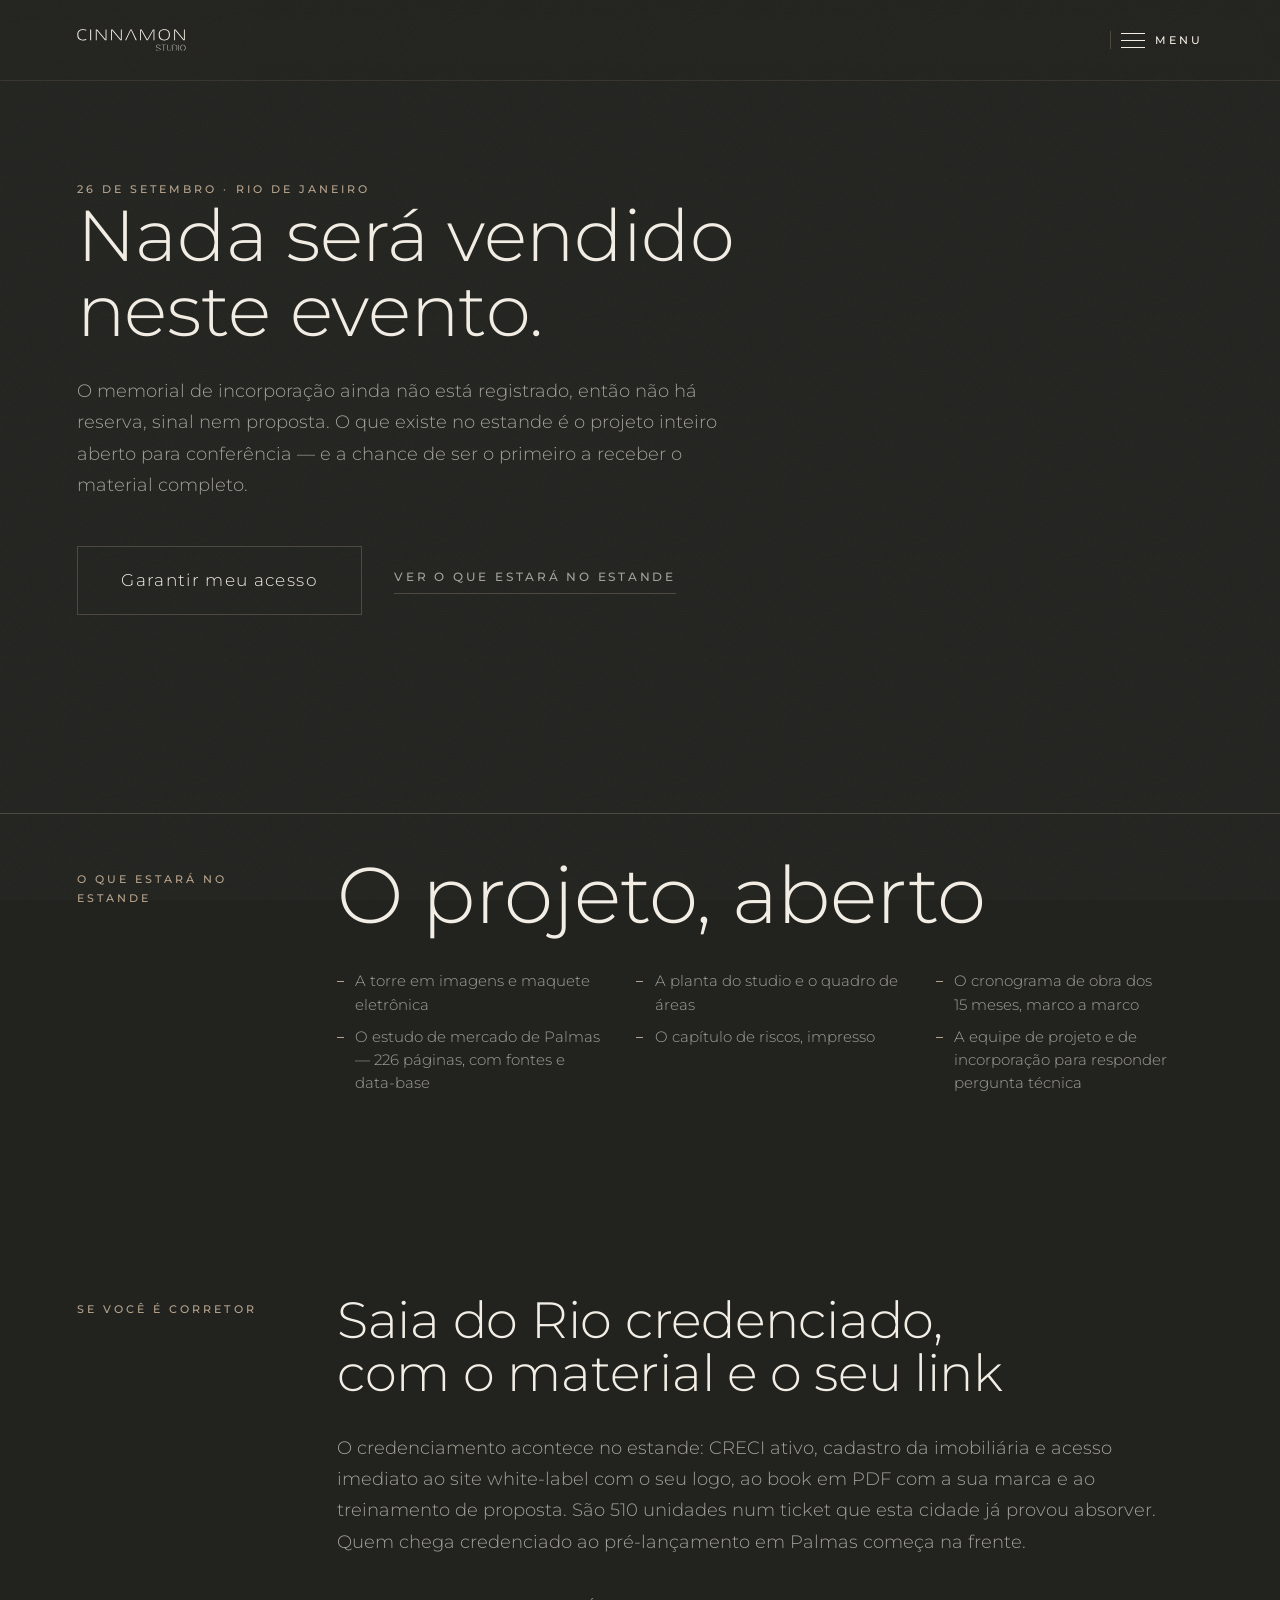
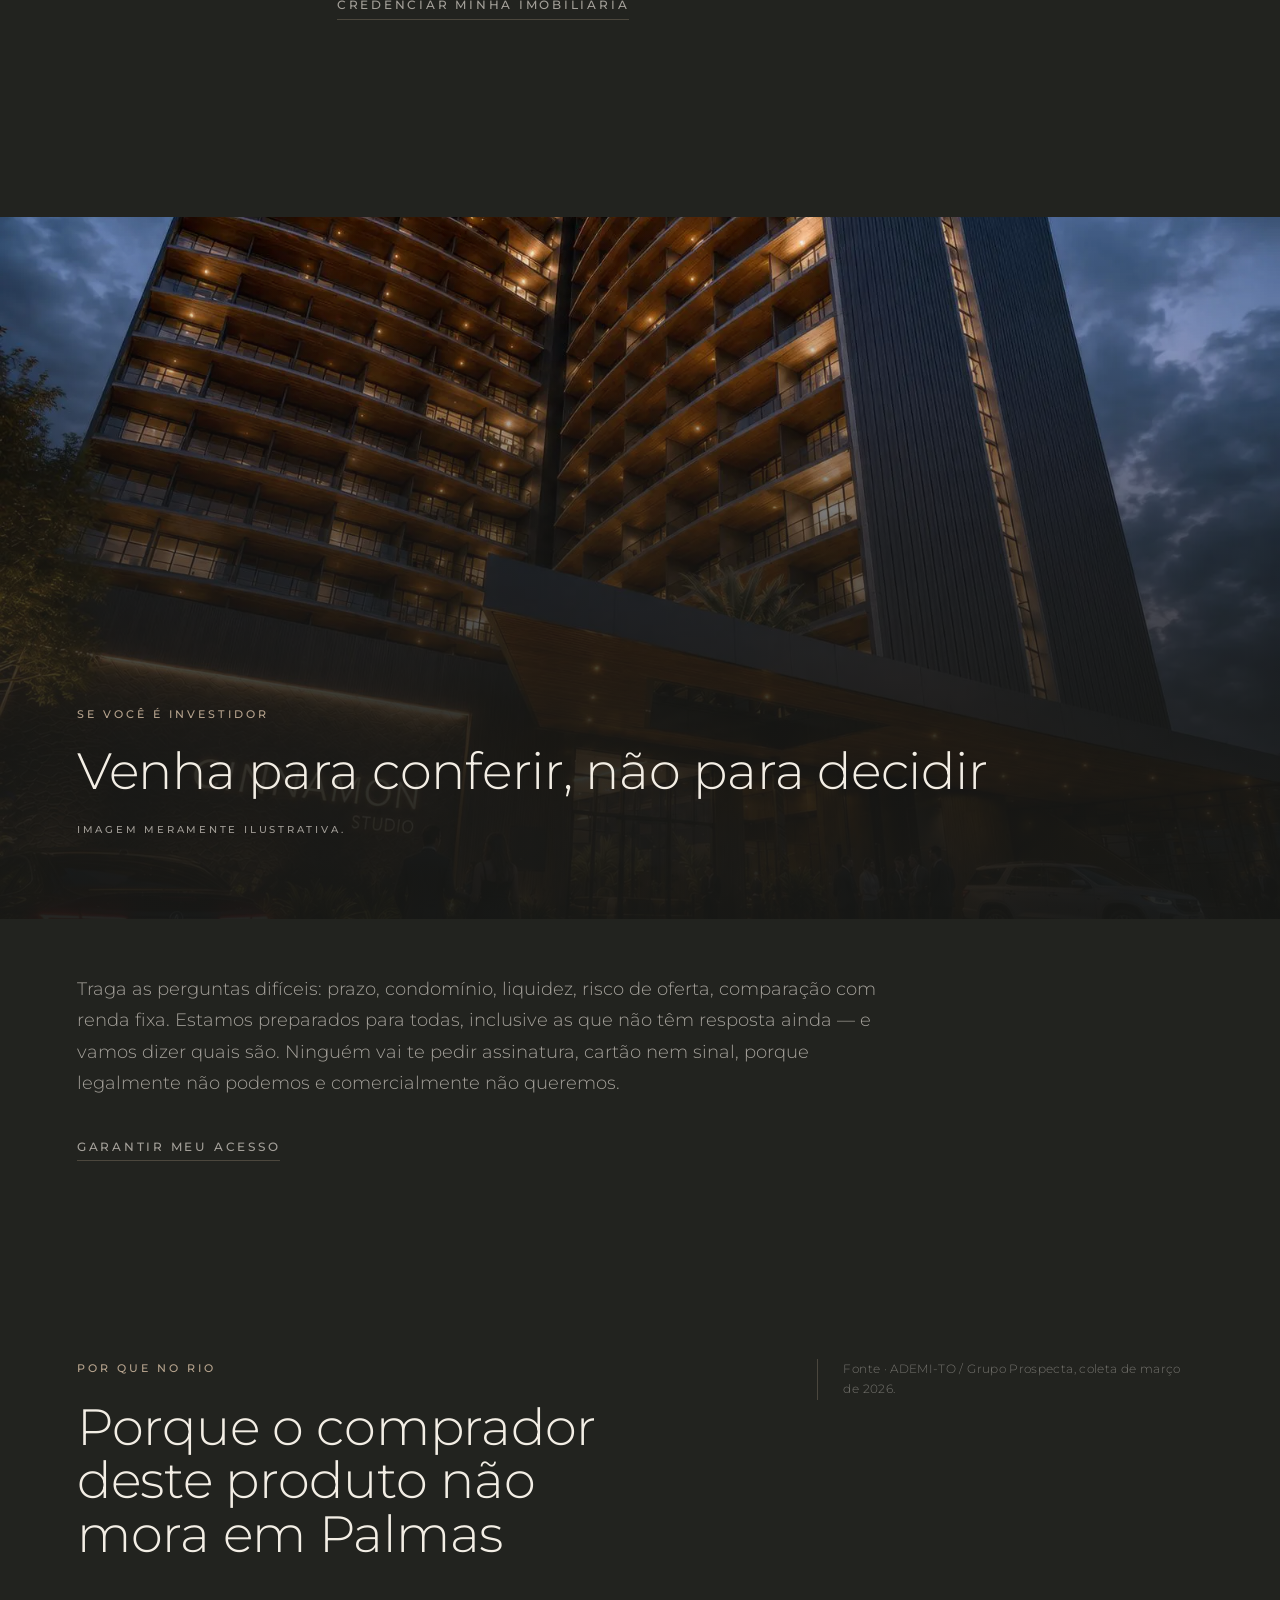
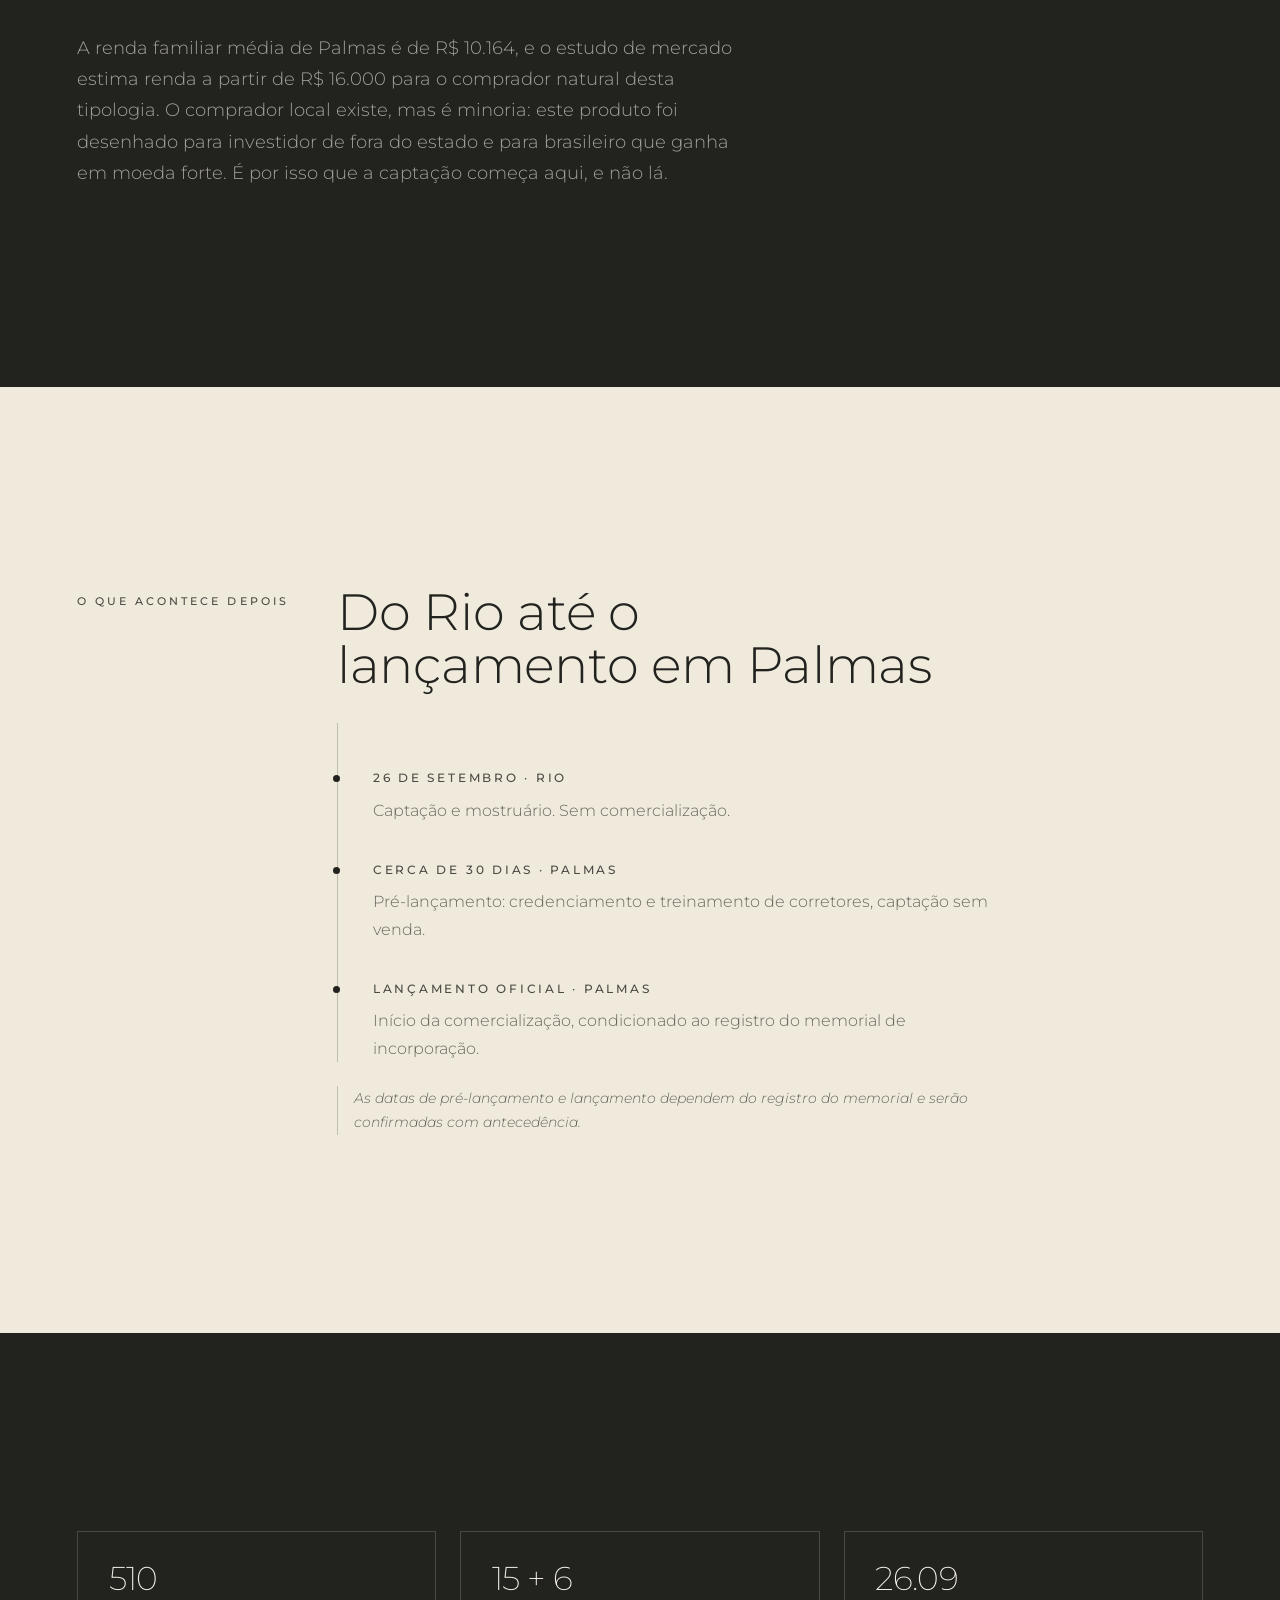
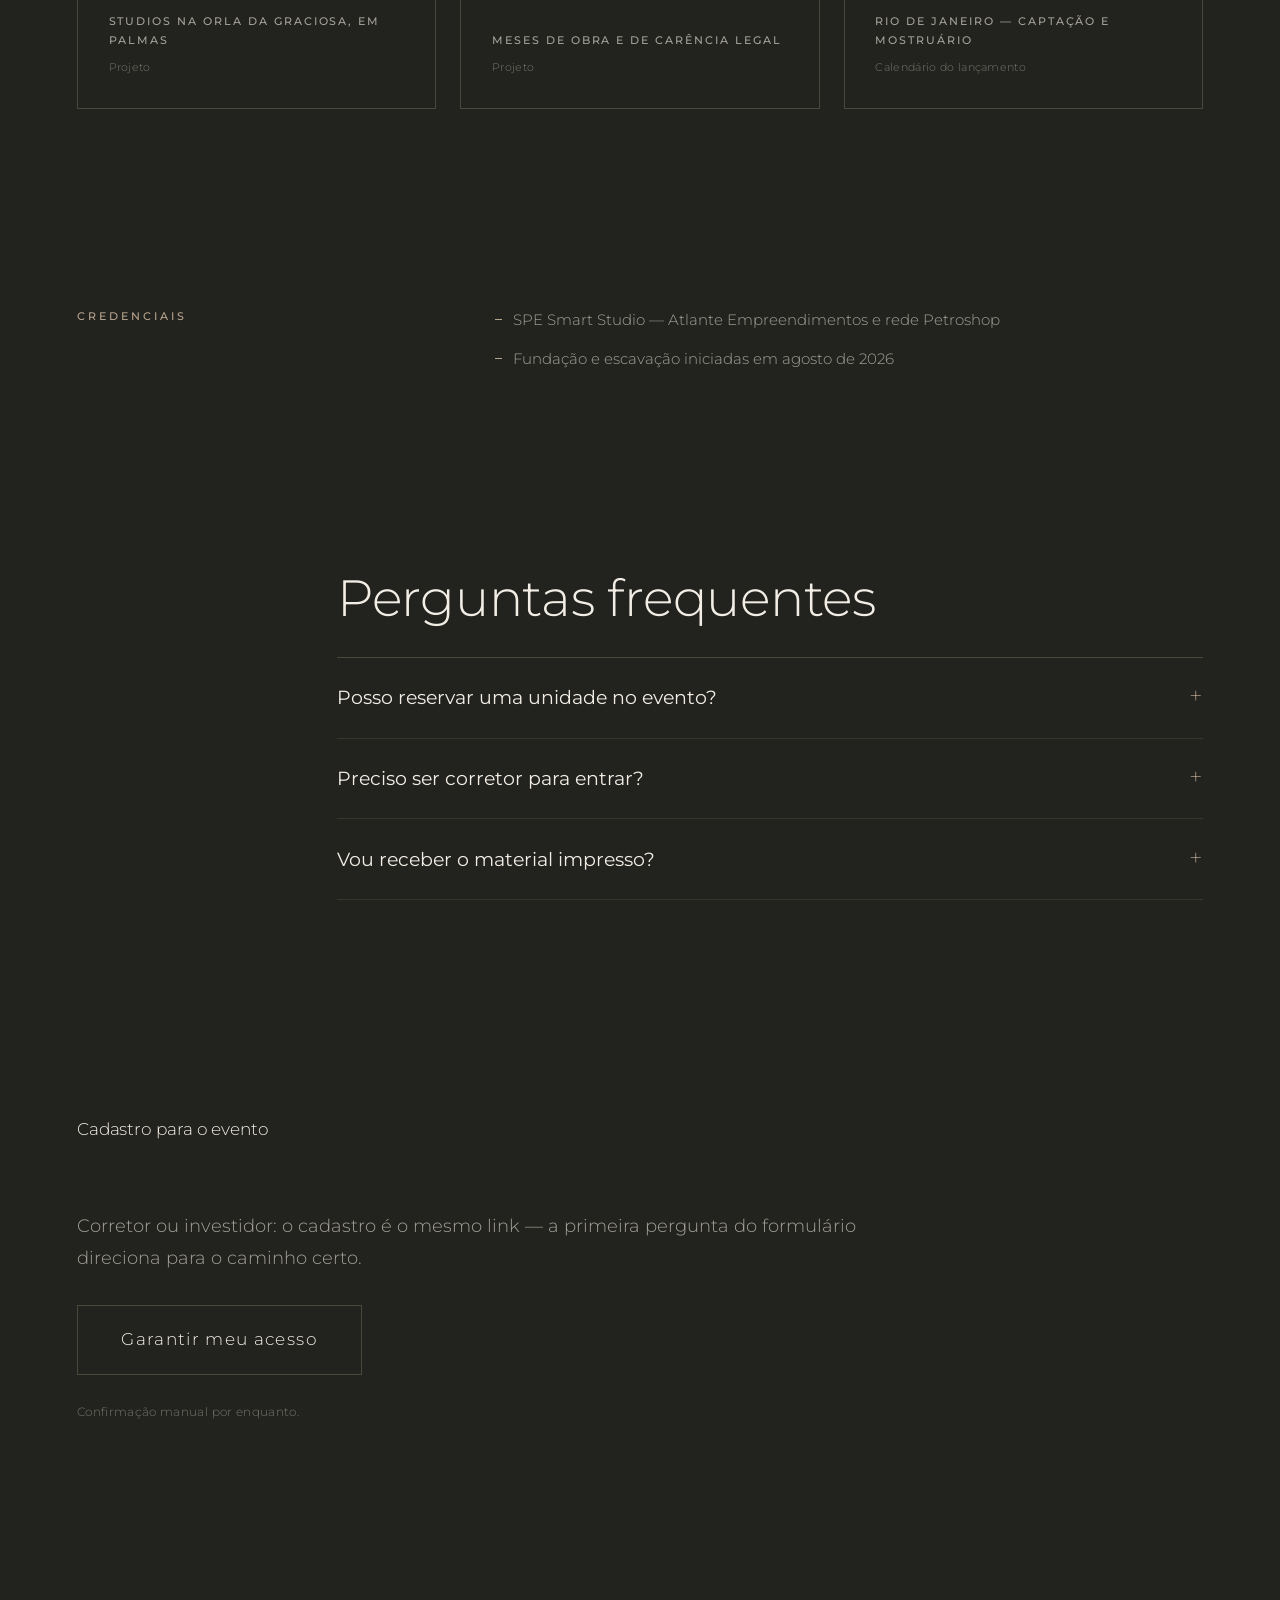
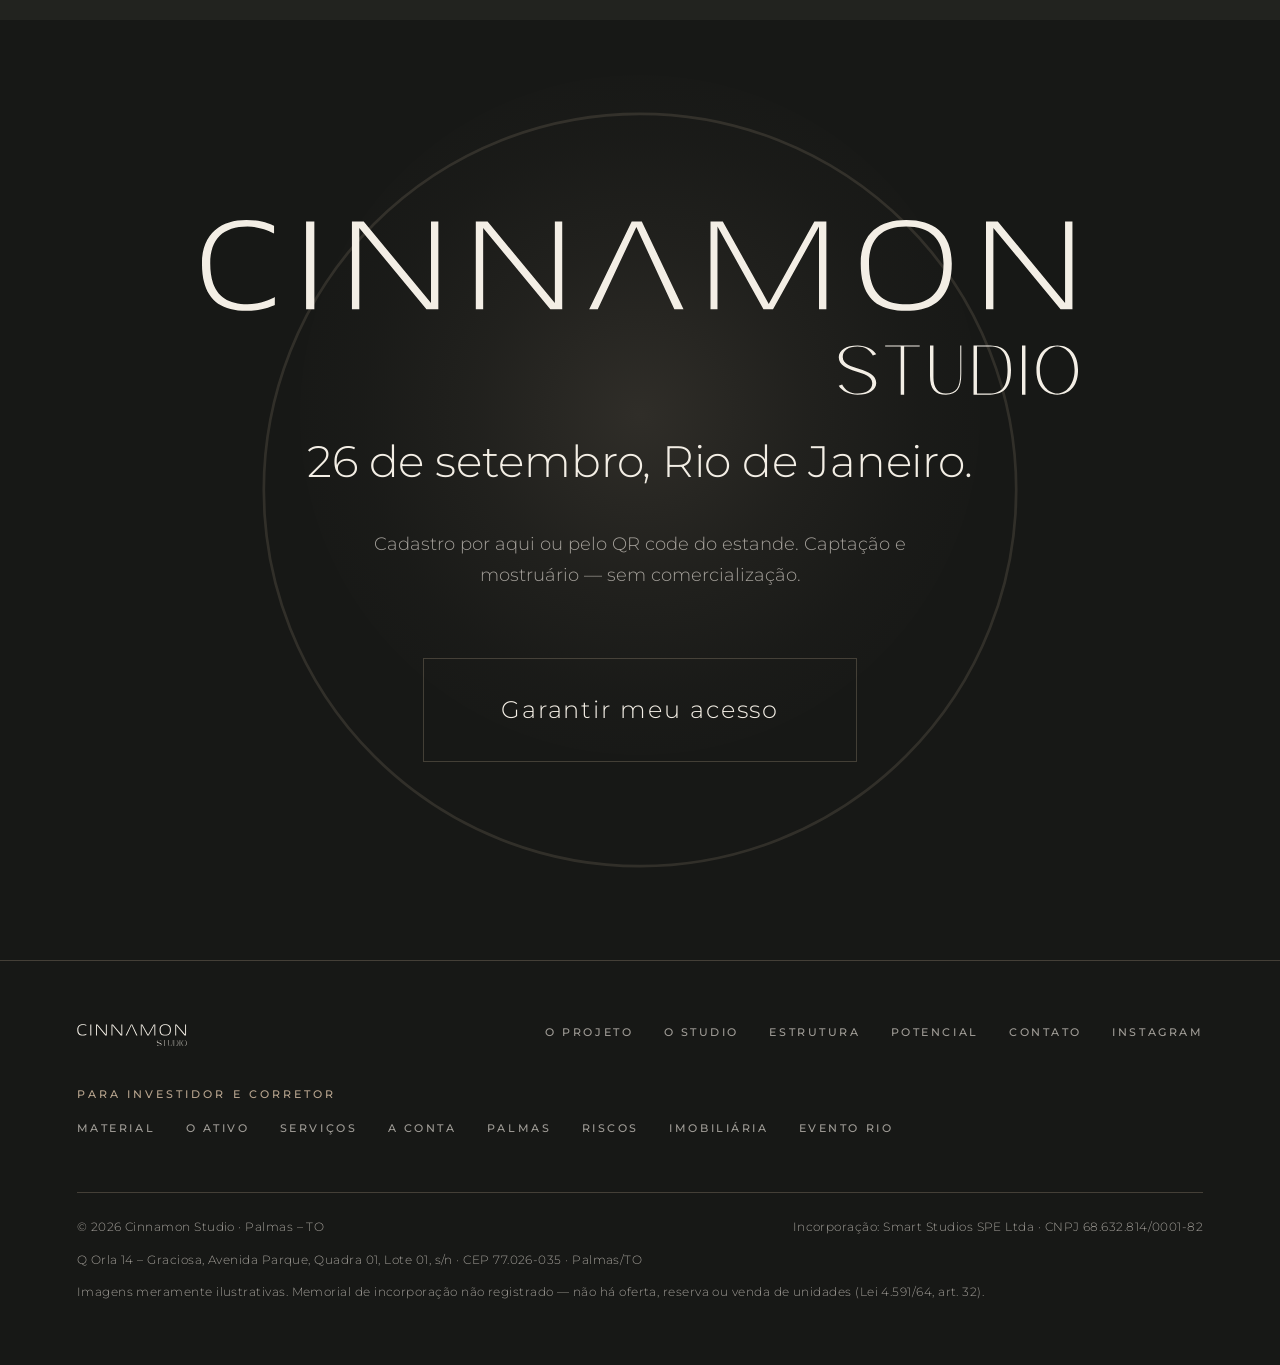
<file: evento-rio.html>
<!DOCTYPE html>
<html lang="pt-BR">
<head>
  <meta charset="UTF-8">
  <meta name="viewport" content="width=device-width, initial-scale=1">
  <title>Cinnamon Studio · Evento Rio de Janeiro</title>
  <meta name="description" content="O memorial de incorporação ainda não está registrado, então não há reserva, sinal nem proposta. O que existe no estande é o projeto inteiro aberto para…">
  <meta name="theme-color" content="#22231f">
  <meta name="robots" content="noindex">
  <!-- AJUSTAR: remover noindex quando o memorial de incorporação estiver
       registrado e a comercialização, autorizada (Lei 4.591/64 art. 32). -->
  <link rel="icon" href="/favicon.ico" sizes="any">
  <link rel="icon" type="image/svg+xml" href="/img/favicon.svg">
  <link rel="icon" type="image/png" sizes="32x32" href="/img/favicon-32.png">
  <link rel="icon" type="image/png" sizes="16x16" href="/img/favicon-16.png">
  <link rel="apple-touch-icon" sizes="180x180" href="/img/favicon-180.png">
  <link rel="manifest" href="/site.webmanifest">
  <meta property="og:type" content="website">
  <meta property="og:site_name" content="Cinnamon Studio">
  <meta property="og:locale" content="pt_BR">
  <meta property="og:title" content="Nada será vendido neste evento.">
  <meta property="og:description" content="O memorial de incorporação ainda não está registrado, então não há reserva, sinal nem proposta. O que existe no estande é o projeto inteiro aberto para…">
  <meta property="og:url" content="https://www.cinnamonstudio.com.br/evento-rio">
  <meta property="og:image" content="https://www.cinnamonstudio.com.br/img/og-cinnamon.jpg">
  <meta property="og:image:type" content="image/jpeg">
  <meta property="og:image:width" content="1200">
  <meta property="og:image:height" content="630">
  <meta property="og:image:alt" content="Wordmark Cinnamon Studio sobre a fachada da torre ao entardecer.">
  <meta name="twitter:card" content="summary_large_image">
  <meta name="twitter:title" content="Nada será vendido neste evento.">
  <meta name="twitter:description" content="O memorial de incorporação ainda não está registrado, então não há reserva, sinal nem proposta. O que existe no estande é o projeto inteiro aberto para…">
  <meta name="twitter:image" content="https://www.cinnamonstudio.com.br/img/og-cinnamon.jpg">
  <link rel="preconnect" href="https://fonts.googleapis.com">
  <link rel="preconnect" href="https://fonts.gstatic.com" crossorigin>
  <link rel="preconnect" href="https://cdn.jsdelivr.net">
  <link href="https://fonts.googleapis.com/css2?family=Montserrat:wght@200;300;400;500;600&display=swap" rel="stylesheet">
  <link rel="stylesheet" href="/css/style.css?v=47615a69">

  <!-- O hambúrguer NÃO pode depender de rede: /js/menu.js é <script defer>
       e, atrás do bundle do CDN, deixava o header sem botão o download
       inteiro em 4G frio. Esta linha roda antes do primeiro paint. Sem JS
       a classe não entra e a navegação segue pelo rodapé. -->
  <script>
    document.documentElement.classList.add('has-menu');
    document.addEventListener('click', function (ev) {
      if (window.__menuPronto) return;
      var alvo = ev.target && ev.target.closest && ev.target.closest('[data-menu-toggle]');
      if (alvo) window.__menuPendente = true;
    }, true);
  </script>

  <!-- Meta Pixel — 1953789878618915 (Cinnamon Studio).
       Fim do <head>, depois do CSS e das preconnects: o snippet injeta o
       script como async, então a conexão com o connect.facebook.net não
       disputa banda com o primeiro paint.
       AJUSTAR: sob a LGPD, disparar PageView antes do consentimento é
       decisão do cliente com o jurídico. Se precisar consentir antes,
       mover o fbq('track','PageView') para depois do aceite. -->
  <script>
  !function(f,b,e,v,n,t,s)
  {if(f.fbq)return;n=f.fbq=function(){n.callMethod?
  n.callMethod.apply(n,arguments):n.queue.push(arguments)};
  if(!f._fbq)f._fbq=n;n.push=n;n.loaded=!0;n.version='2.0';
  n.queue=[];t=b.createElement(e);t.async=!0;
  t.src=v;s=b.getElementsByTagName(e)[0];
  s.parentNode.insertBefore(t,s)}(window, document,'script',
  'https://connect.facebook.net/en_US/fbevents.js');
  fbq('init', '1953789878618915');
  fbq('track', 'PageView');
  </script>
</head>
<body class="page">

  <noscript><img height="1" width="1" style="display:none" alt=""
    src="https://www.facebook.com/tr?id=1953789878618915&amp;ev=PageView&amp;noscript=1"></noscript>

  <svg class="logo-sprite" aria-hidden="true" focusable="false">
    <defs>
      <g id="logo-cinnamon">
        <g class="logo__main">
          <path class="logo__ltr" d="M160.42849999999999 536.76774V528.4665600000001C157.48291999999998 530.47491 144.89726 536.09829 132.17771 536.09829C106.33694 536.09829 93.4835 522.8431800000001 93.4835 493.7890500000001C93.4835 468.34995000000004 106.8725 455.49651000000006 132.17771 455.49651000000006C144.76337 455.49651000000006 156.81347 461.25378000000006 159.62516 462.86046000000005V454.8270600000001C157.61681 453.8898300000001 147.57506 448.66812000000004 130.9727 448.66812000000004C105.66749 448.66812000000004 84.91454 461.6554500000001 84.91454 493.7890500000001C84.91454 527.931 100.71356 542.92668 130.9727 542.92668C146.37005 542.92668 158.15237 537.97275 160.42849999999999 536.76774Z"/>
          <path class="logo__ltr" d="M201.39883999999995 541.32V450.2748H192.82987999999997V541.32Z"/>
          <path class="logo__ltr" d="M329.93323999999996 541.32V450.2748H322.30150999999995V534.75939L252.54481999999996 450.2748H240.36082999999996V541.32H247.99255999999997V456.9693000000001L317.61535999999995 541.32Z"/>
          <path class="logo__ltr" d="M458.3337499999999 541.32V450.2748H450.70201999999995V534.75939L380.9453299999999 450.2748H368.7613399999999V541.32H376.3930699999999V456.9693000000001L446.01586999999995 541.32Z"/>
          <path class="logo__ltr" d="M584.0564599999999 541.32 540.80999 450.2748H530.3665699999999L486.31675999999993 541.32H495.1534999999999L535.18661 455.8981800000001L574.55027 541.32Z"/>
          <path class="logo__ltr" d="M732.1387999999998 541.32V450.2748H719.6870299999998L672.4238599999999 535.69662L624.7590199999999 450.2748H612.0394699999998V541.32H619.2695299999998V455.49651000000006L666.9343699999998 541.32H676.8422299999999L724.5070699999999 455.49651000000006V541.32Z"/>
          <path class="logo__ltr" d="M862.1459899999998 493.7890500000001C862.1459899999998 462.19101000000006 843.1336099999997 448.66812000000004 814.8828199999998 448.66812000000004C787.9709299999998 448.66812000000004 767.7535399999998 461.5215600000001 767.7535399999998 493.7890500000001C767.7535399999998 527.7971100000001 783.0169999999998 542.92668 814.8828199999998 542.92668C843.1336099999997 542.92668 862.1459899999998 530.07324 862.1459899999998 493.7890500000001ZM853.5770299999998 493.7890500000001C853.5770299999998 523.5126300000001 839.3846899999998 536.09829 814.8828199999998 536.09829C789.7114999999998 536.09829 776.3224999999998 523.64652 776.3224999999998 493.7890500000001C776.3224999999998 467.81439000000006 790.2470599999998 455.49651000000006 814.8828199999998 455.49651000000006C839.1169099999997 455.49651000000006 853.5770299999998 467.68050000000005 853.5770299999998 493.7890500000001Z"/>
          <path class="logo__ltr" d="M987.1992499999998 541.32V450.2748H979.5675199999998V534.75939L909.8108299999998 450.2748H897.6268399999998V541.32H905.2585699999998V456.9693000000001L974.8813699999998 541.32Z"/>
        </g>
        <g class="logo__sub">
          <path class="logo__ltr" d="M744.9853999999999 591.13166C744.9853999999999 608.1651899999999 779.6938899999999 603.60391 779.6938899999999 618.07172C779.6938899999999 624.4860199999999 773.7072099999999 628.69095 764.44211 628.69095C757.0300299999999 628.69095 751.3996999999999 625.19872 748.47763 619.28331L744.9853999999999 620.5661699999999C748.2638199999999 626.05396 756.03225 629.76 764.44211 629.76C776.0591199999999 629.76 783.82755 624.91364 783.82755 617.57283C783.82755 600.5393 749.11906 605.10058 749.11906 590.6327699999999C749.11906 584.1472 755.10574 579.94227 764.44211 579.94227C771.71165 579.94227 777.2707099999999 583.36323 780.26405 589.20737L783.82755 587.99578C780.6203999999999 582.50799 772.8519699999999 578.87322 764.44211 578.87322C752.68256 578.87322 744.9853999999999 583.71958 744.9853999999999 591.13166Z"/>
          <path class="logo__ltr" d="M793.09265 578.87322V579.94227H809.19967V629.76H812.7631700000001V579.94227H828.87019V578.87322Z"/>
          <path class="logo__ltr" d="M839.56069 578.87322V610.37456C839.56069 624.12967 845.0484799999999 629.76 856.09533 629.76C867.64107 629.76 871.98854 623.2744299999999 871.98854 607.95138V578.87322H870.91949V608.1651899999999C870.91949 622.0628399999999 866.92837 628.69095 855.9527899999999 628.69095C847.6142 628.69095 843.12419 622.27665 843.12419 611.9425V578.87322Z"/>
          <path class="logo__ltr" d="M884.6746 629.76H901.92194C917.24499 629.47492 923.51675 621.13633 923.51675 604.03153C923.51675 586.2853 916.7461 579.1582999999999 901.92194 578.87322H884.6746ZM888.2381 628.69095V579.94227H901.49432C914.18038 579.79973 919.95325 586.85546 919.95325 604.03153C919.95325 620.92252 914.32292 628.69095 901.49432 628.69095Z"/>
          <path class="logo__ltr" d="M938.4834500000001 629.76V578.87322H934.9199500000001V629.76Z"/>
          <path class="logo__ltr" d="M971.4814600000001 629.76C986.5907000000001 629.76 993.0050000000001 618.1429899999999 993.0050000000001 604.31661C993.0050000000001 590.41896 986.5907000000001 578.87322 971.4814600000001 578.87322C956.3009500000001 578.87322 949.88665 590.41896 949.88665 604.31661C949.88665 618.1429899999999 956.3009500000001 629.76 971.4814600000001 629.76ZM971.4814600000001 579.94227C980.67529 579.94227 989.4415 589.34991 989.4415 604.31661C989.4415 619.28331 980.67529 628.69095 971.4814600000001 628.69095C962.21636 628.69095 953.45015 619.28331 953.45015 604.31661C953.45015 589.34991 962.21636 579.94227 971.4814600000001 579.94227Z"/>
        </g>
      </g>
    </defs>
  </svg>

  <!-- grain global de filme — mesmo do index (o CSS o desliga no mobile) -->
  <div class="grain" aria-hidden="true"></div>

  <!-- cursor customizado — a lógica vive em js/ui.js; sem JS não aparece -->
  <div class="cursor-ring" aria-hidden="true"></div>
  <div class="cursor-dot" aria-hidden="true"></div>

  <header class="site-header">
    <a href="/" class="wordmark" aria-label="Cinnamon Studio — página inicial">
      <svg class="wordmark__art" viewBox="82.91 446.67 912.09 185.09" aria-hidden="true" focusable="false"><use href="#logo-cinnamon"/></svg>
    </a>
    <!-- "Entre em contato" vive no rodapé do drawer -->
    <button class="header-menu-btn" type="button" data-menu-toggle
            aria-expanded="false" aria-controls="menu-overlay"><span class="menu-icon" aria-hidden="true"><span></span><span></span><span></span></span><span class="header-menu-btn__txt">Menu</span></button>
  </header>

  <div class="menu-overlay" id="menu-overlay" hidden>
    <div class="menu-overlay__scrim" data-menu-close aria-hidden="true"></div>
    <aside class="menu-panel" role="dialog" aria-modal="true" aria-label="Menu de navegação">
      <div class="menu-overlay__bar">
        <span class="wordmark" aria-hidden="true"><svg class="wordmark__art" viewBox="82.91 446.67 912.09 185.09" aria-hidden="true" focusable="false"><use href="#logo-cinnamon"/></svg></span>
        <button class="header-menu-btn" type="button" data-menu-close>Fechar</button>
      </div>
      <nav aria-label="Páginas do site"><ul class="menu-list"><li><a href="/">Início</a></li><li><a href="/landing">Material</a></li><li><a href="/o-ativo">O Ativo</a></li><li><a href="/os-servicos">Os Serviços</a></li><li><a href="/a-conta">A Conta</a></li><li><a href="/palmas">Palmas</a></li><li><a href="/riscos">Riscos</a></li><li><a href="/area-da-imobiliaria">Área da Imobiliária</a></li><li><a href="/evento-rio" aria-current="page">Evento Rio</a></li></ul></nav>
      <div class="menu-overlay__foot">
        <p class="menu-overlay__tag">Seu espaço. Seu ritmo.</p>
        <a class="cta-link" href="https://form.respondi.app/RwKMw19v" rel="noopener">Entre em contato</a>
      </div>
    </aside>
  </div>

  <main class="page">
    <section class="page-hero"><div class="container"><p class="eyebrow">26 de setembro · Rio de Janeiro</p><h1 class="display-2">Nada será vendido neste evento.</h1><p class="page-hero__lead caption">O memorial de incorporação ainda não está registrado, então não há reserva, sinal nem proposta. O que existe no estande é o projeto inteiro aberto para conferência — e a chance de ser o primeiro a receber o material completo.</p><div class="cta-row"><a class="cta-btn" href="#form">Garantir meu acesso</a><a class="cta-link" href="#estande">Ver o que estará no estande</a></div></div></section><div id="conteudo"></div><!-- STATUS DO DECK: Faltam local e horário do evento --><section class="section sec sec--capitular" id="estande"><div class="container"><div class="section-head"><p class="eyebrow">O que estará no estande</p><h2 class="display-2">O projeto, aberto</h2></div><ul class="chips"><li>A torre em imagens e maquete eletrônica</li><li>A planta do studio e o quadro de áreas</li><li>O cronograma de obra dos 15 meses, marco a marco</li><li>O estudo de mercado de Palmas — 226 páginas, com fontes e data-base</li><li>O capítulo de riscos, impresso</li><li>A equipe de projeto e de incorporação para responder pergunta técnica</li></ul></div></section><section class="section sec sec--quiet" id="s-02"><div class="container"><div class="section-head"><p class="eyebrow">Se você é corretor</p><h2 class="display-2">Saia do Rio credenciado, com o material e o seu link</h2></div><p class="sec-body">O credenciamento acontece no estande: CRECI ativo, cadastro da imobiliária e acesso imediato ao site white-label com o seu logo, ao book em PDF com a sua marca e ao treinamento de proposta. São 510 unidades num ticket que esta cidade já provou absorver. Quem chega credenciado ao pré-lançamento em Palmas começa na frente.</p><p class="sec-cta"><a class="cta-link" href="/area-da-imobiliaria#credenciamento">Credenciar minha imobiliária</a></p></div></section><section class="section sec sec--prancha" id="s-03"><figure class="prancha"><div class="prancha__media"><picture><source media="(max-width: 768px)" srcset="/img/ext-noite-960.webp"><img src="/img/ext-noite-1920.webp" width="1600" height="1600" sizes="100vw" alt="Chegada noturna ao Cinnamon Studio — hóspedes e carros sob o letreiro, com o piso molhado refletindo as luzes." loading="lazy" style="object-position:50% 58%;" decoding="async"></picture></div><div class="prancha__scrim" aria-hidden="true"></div><figcaption class="prancha__card container"><div class="section-head"><p class="eyebrow">Se você é investidor</p><h2 class="display-2">Venha para conferir, não para decidir</h2></div><p class="prancha__legenda">Imagem meramente ilustrativa.</p></figcaption></figure><div class="container sec__depois"><p class="sec-body">Traga as perguntas difíceis: prazo, condomínio, liquidez, risco de oferta, comparação com renda fixa. Estamos preparados para todas, inclusive as que não têm resposta ainda — e vamos dizer quais são. Ninguém vai te pedir assinatura, cartão nem sinal, porque legalmente não podemos e comercialmente não queremos.</p><p class="sec-cta"><a class="cta-link" href="#form">Garantir meu acesso</a></p></div></section><section class="section sec sec--lastro" id="s-04"><div class="container"><div class="sec__main"><div class="section-head"><p class="eyebrow">Por que no Rio</p><h2 class="display-2">Porque o comprador deste produto não mora em Palmas</h2></div><p class="sec-body">A renda familiar média de Palmas é de R$ 10.164, e o estudo de mercado estima renda a partir de R$ 16.000 para o comprador natural desta tipologia. O comprador local existe, mas é minoria: este produto foi desenhado para investidor de fora do estado e para brasileiro que ganha em moeda forte. É por isso que a captação começa aqui, e não lá.</p></div><aside class="sec__aside"><p class="fonte">Fonte · ADEMI-TO / Grupo Prospecta, coleta de março de 2026.</p></aside></div></section><section class="section section--claro sec sec--claro" id="s-05"><div class="container"><div class="section-head"><p class="eyebrow">O que acontece depois</p><h2 class="display-2">Do Rio até o lançamento em Palmas</h2></div><div class="serie"><span class="serie__eixo" aria-hidden="true"></span><ol class="timeline"><li><h3>26 de setembro · Rio</h3><p>Captação e mostruário. Sem comercialização.</p></li><li><h3>Cerca de 30 dias · Palmas</h3><p>Pré-lançamento: credenciamento e treinamento de corretores, captação sem venda.</p></li><li><h3>Lançamento oficial · Palmas</h3><p>Início da comercialização, condicionado ao registro do memorial de incorporação.</p></li></ol></div><p class="ressalva">As datas de pré-lançamento e lançamento dependem do registro do memorial e serão confirmadas com antecedência.</p></div></section><section class="section sec sec--quiet" id="s-06"><div class="container"><ul class="stats"><li class="stat"><span class="stat__num"><span class="stat__n" data-count="510" data-decimals="0">510</span></span><span class="stat__label">studios na orla da Graciosa, em Palmas</span><span class="stat__fonte">Projeto</span></li><li class="stat"><span class="stat__num"><span class="stat__n" data-count="15" data-decimals="0">15</span> + 6</span><span class="stat__label">meses de obra e de carência legal</span><span class="stat__fonte">Projeto</span></li><li class="stat"><span class="stat__num">26.09</span><span class="stat__label">Rio de Janeiro — captação e mostruário</span><span class="stat__fonte">Calendário do lançamento</span></li></ul></div></section><section class="section sec sec--ficha" id="s-07"><div class="container"><div class="section-head"><p class="eyebrow">Credenciais</p></div><div class="sec__corpo"><ul class="credenciais"><li>SPE Smart Studio — Atlante Empreendimentos e rede Petroshop</li><li>Fundação e escavação iniciadas em agosto de 2026</li></ul></div></div></section><section class="section sec sec--quiet" id="s-08"><div class="container"><div class="section-head"><h2 class="display-2">Perguntas frequentes</h2></div><div class="faq-list"><details><summary>Posso reservar uma unidade no evento?</summary><p>Não. Sem registro do memorial de incorporação não existe reserva, sinal nem proposta. Se alguém oferecer no estande, recuse e nos avise.</p></details><details><summary>Preciso ser corretor para entrar?</summary><p>Não. O estande recebe corretores e investidores, com material e atendimento diferentes para cada um.</p></details><details><summary>Vou receber o material impresso?</summary><p>Você recebe o acesso digital no cadastro e o material impresso no estande enquanto houver tiragem.</p></details></div></div></section>
<section class="section" id="form"><div class="container">
  <div class="section-head">
    <h2 class="display-2">Cadastro para o evento</h2>
  </div>
  <p class="sec-body">Corretor ou investidor: o cadastro é o mesmo link — a
  primeira pergunta do formulário direciona para o caminho certo.</p>
  <p class="sec-cta"><a class="cta-btn" href="https://form.respondi.app/RwKMw19v" rel="noopener">Garantir meu acesso</a></p>
  <p class="fonte">Confirmação manual por enquanto.</p>
</div></section>
<!-- Decisão de 27/08 ("um número ou dois"): o cadastro do evento é externo
     (respondi.app, ver FORM_CADASTRO), não o form nativo abaixo. Corretor
     não fala 1:1 com a Denyse aqui — cadastro > confirmação manual > grupo/
     lista de transmissão; automação com o Thiago fica para depois. O form
     nativo (POST /api/lead, ramificado por <select>) fica preservado
     comentado, caso volte a ser o caminho certo.
<form class="form" method="POST" action="/api/lead" data-form="lead">
    <input type="hidden" name="origem" value="evento-rio">
    <div class="form__campo">
      <label for="ev-perfil">Você é corretor ou investidor?</label>
      <select id="ev-perfil" name="perfil" required>
        <option value="">Selecione</option>
        <option value="corretor">Corretor</option>
        <option value="investidor">Investidor</option>
      </select>
    </div>
    <div class="form__campo"><label for="ev-nome">Nome</label><input id="ev-nome" name="nome" autocomplete="name" required></div>
    <div class="form__campo"><label for="ev-email">E-mail</label><input id="ev-email" type="email" name="email" autocomplete="email"></div>
    <div class="form__campo"><label for="ev-whats">WhatsApp</label><input id="ev-whats" name="whatsapp" autocomplete="tel" required></div>
    <div class="form__campo"><label for="ev-creci">CRECI (se corretor)</label><input id="ev-creci" name="creci"></div>
    <div class="form__campo"><label for="ev-imob">Imobiliária (se corretor)</label><input id="ev-imob" name="imobiliaria"></div>
    <div class="form__campo"><label for="ev-cidade">Cidade (se investidor)</label><input id="ev-cidade" name="cidade"></div>
    <button class="form__submit" type="submit">Garantir meu acesso</button>
    <p class="form__msg" data-role="msg" hidden></p>
    <p class="fonte">Evento de captação e apresentação de projeto. Não há oferta, reserva ou venda de unidades. Memorial de incorporação não registrado (Lei 4.591/64, art. 32). Imagens meramente ilustrativas.</p>
  </form>
--><section class="finale" aria-label="Fechamento"><span class="finale__glow" aria-hidden="true"></span><svg class="ring ring--finale" viewBox="0 0 100 100" aria-hidden="true" focusable="false"><circle cx="50" cy="50" r="49.5" fill="none" stroke="currentColor" stroke-width="0.35"/></svg><div class="finale__inner container"><p class="wordmark">
          <span class="sr-only">Cinnamon Studio</span>
          <svg class="wordmark__art" viewBox="82.91 446.67 912.09 185.09" aria-hidden="true" focusable="false">
    <defs><clipPath id="logo-clip-finale"><rect x="82.91" y="446.67" width="912.09" height="185.09"/></clipPath></defs>
    <g clip-path="url(#logo-clip-finale)">
  <g class="wordmark__main logo__main">
    <path class="logo__ltr" d="M160.42849999999999 536.76774V528.4665600000001C157.48291999999998 530.47491 144.89726 536.09829 132.17771 536.09829C106.33694 536.09829 93.4835 522.8431800000001 93.4835 493.7890500000001C93.4835 468.34995000000004 106.8725 455.49651000000006 132.17771 455.49651000000006C144.76337 455.49651000000006 156.81347 461.25378000000006 159.62516 462.86046000000005V454.8270600000001C157.61681 453.8898300000001 147.57506 448.66812000000004 130.9727 448.66812000000004C105.66749 448.66812000000004 84.91454 461.6554500000001 84.91454 493.7890500000001C84.91454 527.931 100.71356 542.92668 130.9727 542.92668C146.37005 542.92668 158.15237 537.97275 160.42849999999999 536.76774Z"/>
    <path class="logo__ltr" d="M201.39883999999995 541.32V450.2748H192.82987999999997V541.32Z"/>
    <path class="logo__ltr" d="M329.93323999999996 541.32V450.2748H322.30150999999995V534.75939L252.54481999999996 450.2748H240.36082999999996V541.32H247.99255999999997V456.9693000000001L317.61535999999995 541.32Z"/>
    <path class="logo__ltr" d="M458.3337499999999 541.32V450.2748H450.70201999999995V534.75939L380.9453299999999 450.2748H368.7613399999999V541.32H376.3930699999999V456.9693000000001L446.01586999999995 541.32Z"/>
    <path class="logo__ltr" d="M584.0564599999999 541.32 540.80999 450.2748H530.3665699999999L486.31675999999993 541.32H495.1534999999999L535.18661 455.8981800000001L574.55027 541.32Z"/>
    <path class="logo__ltr" d="M732.1387999999998 541.32V450.2748H719.6870299999998L672.4238599999999 535.69662L624.7590199999999 450.2748H612.0394699999998V541.32H619.2695299999998V455.49651000000006L666.9343699999998 541.32H676.8422299999999L724.5070699999999 455.49651000000006V541.32Z"/>
    <path class="logo__ltr" d="M862.1459899999998 493.7890500000001C862.1459899999998 462.19101000000006 843.1336099999997 448.66812000000004 814.8828199999998 448.66812000000004C787.9709299999998 448.66812000000004 767.7535399999998 461.5215600000001 767.7535399999998 493.7890500000001C767.7535399999998 527.7971100000001 783.0169999999998 542.92668 814.8828199999998 542.92668C843.1336099999997 542.92668 862.1459899999998 530.07324 862.1459899999998 493.7890500000001ZM853.5770299999998 493.7890500000001C853.5770299999998 523.5126300000001 839.3846899999998 536.09829 814.8828199999998 536.09829C789.7114999999998 536.09829 776.3224999999998 523.64652 776.3224999999998 493.7890500000001C776.3224999999998 467.81439000000006 790.2470599999998 455.49651000000006 814.8828199999998 455.49651000000006C839.1169099999997 455.49651000000006 853.5770299999998 467.68050000000005 853.5770299999998 493.7890500000001Z"/>
    <path class="logo__ltr" d="M987.1992499999998 541.32V450.2748H979.5675199999998V534.75939L909.8108299999998 450.2748H897.6268399999998V541.32H905.2585699999998V456.9693000000001L974.8813699999998 541.32Z"/>
  </g>
  <g class="wordmark__sub logo__sub">
    <path class="logo__ltr" d="M744.9853999999999 591.13166C744.9853999999999 608.1651899999999 779.6938899999999 603.60391 779.6938899999999 618.07172C779.6938899999999 624.4860199999999 773.7072099999999 628.69095 764.44211 628.69095C757.0300299999999 628.69095 751.3996999999999 625.19872 748.47763 619.28331L744.9853999999999 620.5661699999999C748.2638199999999 626.05396 756.03225 629.76 764.44211 629.76C776.0591199999999 629.76 783.82755 624.91364 783.82755 617.57283C783.82755 600.5393 749.11906 605.10058 749.11906 590.6327699999999C749.11906 584.1472 755.10574 579.94227 764.44211 579.94227C771.71165 579.94227 777.2707099999999 583.36323 780.26405 589.20737L783.82755 587.99578C780.6203999999999 582.50799 772.8519699999999 578.87322 764.44211 578.87322C752.68256 578.87322 744.9853999999999 583.71958 744.9853999999999 591.13166Z"/>
    <path class="logo__ltr" d="M793.09265 578.87322V579.94227H809.19967V629.76H812.7631700000001V579.94227H828.87019V578.87322Z"/>
    <path class="logo__ltr" d="M839.56069 578.87322V610.37456C839.56069 624.12967 845.0484799999999 629.76 856.09533 629.76C867.64107 629.76 871.98854 623.2744299999999 871.98854 607.95138V578.87322H870.91949V608.1651899999999C870.91949 622.0628399999999 866.92837 628.69095 855.9527899999999 628.69095C847.6142 628.69095 843.12419 622.27665 843.12419 611.9425V578.87322Z"/>
    <path class="logo__ltr" d="M884.6746 629.76H901.92194C917.24499 629.47492 923.51675 621.13633 923.51675 604.03153C923.51675 586.2853 916.7461 579.1582999999999 901.92194 578.87322H884.6746ZM888.2381 628.69095V579.94227H901.49432C914.18038 579.79973 919.95325 586.85546 919.95325 604.03153C919.95325 620.92252 914.32292 628.69095 901.49432 628.69095Z"/>
    <path class="logo__ltr" d="M938.4834500000001 629.76V578.87322H934.9199500000001V629.76Z"/>
    <path class="logo__ltr" d="M971.4814600000001 629.76C986.5907000000001 629.76 993.0050000000001 618.1429899999999 993.0050000000001 604.31661C993.0050000000001 590.41896 986.5907000000001 578.87322 971.4814600000001 578.87322C956.3009500000001 578.87322 949.88665 590.41896 949.88665 604.31661C949.88665 618.1429899999999 956.3009500000001 629.76 971.4814600000001 629.76ZM971.4814600000001 579.94227C980.67529 579.94227 989.4415 589.34991 989.4415 604.31661C989.4415 619.28331 980.67529 628.69095 971.4814600000001 628.69095C962.21636 628.69095 953.45015 619.28331 953.45015 604.31661C953.45015 589.34991 962.21636 579.94227 971.4814600000001 579.94227Z"/>
  </g>
    </g>
        </svg>
        </p><h2 class="display-3 finale__titulo">26 de setembro, Rio de Janeiro.</h2><p class="finale__texto caption">Cadastro por aqui ou pelo QR code do estande. Captação e mostruário — sem comercialização.</p><a class="cta-major" href="#form">Garantir meu acesso</a></div></section>
  </main>

  <footer class="site-footer">
    <div class="container">
      <div class="site-footer__top">
        <p class="wordmark">
          <svg class="wordmark__art" viewBox="82.91 446.67 912.09 185.09" aria-hidden="true" focusable="false"><use href="#logo-cinnamon"/></svg>
          <span class="sr-only">Cinnamon Studio</span>
        </p>
        <nav class="footer-nav" aria-label="Navegação do rodapé">
          <a href="/#projeto">O Projeto</a>
          <a href="/#studio">O Studio</a>
          <a href="/#estrutura">Estrutura</a>
          <a href="/#potencial">Potencial</a>
          <a href="/#contato">Contato</a>
          <a href="https://www.instagram.com/cinnamonstudiobr/" rel="noopener">Instagram</a>
        </nav>
      </div>
      <p class="eyebrow" style="margin-top:2.4rem;">Para investidor e corretor</p>
      <nav class="footer-nav" aria-label="Material completo para investidor e corretor" style="margin-top:1rem;"><a href="/landing">Material</a><a href="/o-ativo">O Ativo</a><a href="/os-servicos">Serviços</a><a href="/a-conta">A Conta</a><a href="/palmas">Palmas</a><a href="/riscos">Riscos</a><a href="/area-da-imobiliaria">Imobiliária</a><a href="/evento-rio" aria-current="page">Evento Rio</a></nav>
      <div class="site-footer__legal">
        <p>© 2026 Cinnamon Studio · Palmas – TO</p>
        <p>Incorporação: Smart Studios SPE Ltda · CNPJ 68.632.814/0001-82</p>
        <p>Q Orla 14 – Graciosa, Avenida Parque, Quadra 01, Lote 01, s/n · CEP 77.026-035 · Palmas/TO</p>
        <!-- AJUSTAR: incluir nº do memorial de incorporação quando registrado -->
        <p>Imagens meramente ilustrativas. Memorial de incorporação não registrado — não há oferta, reserva ou venda de unidades (Lei 4.591/64, art. 32).</p>
      </div>
    </div>
  </footer>

  <script defer src="/js/menu.js?v=77aedfef"></script>
  <script defer src="https://cdn.jsdelivr.net/combine/npm/gsap@3.15.0/dist/gsap.min.js,npm/gsap@3.15.0/dist/ScrollTrigger.min.js,npm/lenis@1.3.26/dist/lenis.min.js"></script>
  <script defer src="/js/lenis-setup.js?v=3bfc2a40"></script>
  <script defer src="/js/ui.js?v=0cb20cbb"></script>
  <script defer src="/js/pages.js?v=6b60141f"></script>
  <script defer src="/js/forms.js?v=85dde935"></script>
</body>
</html>
</file>
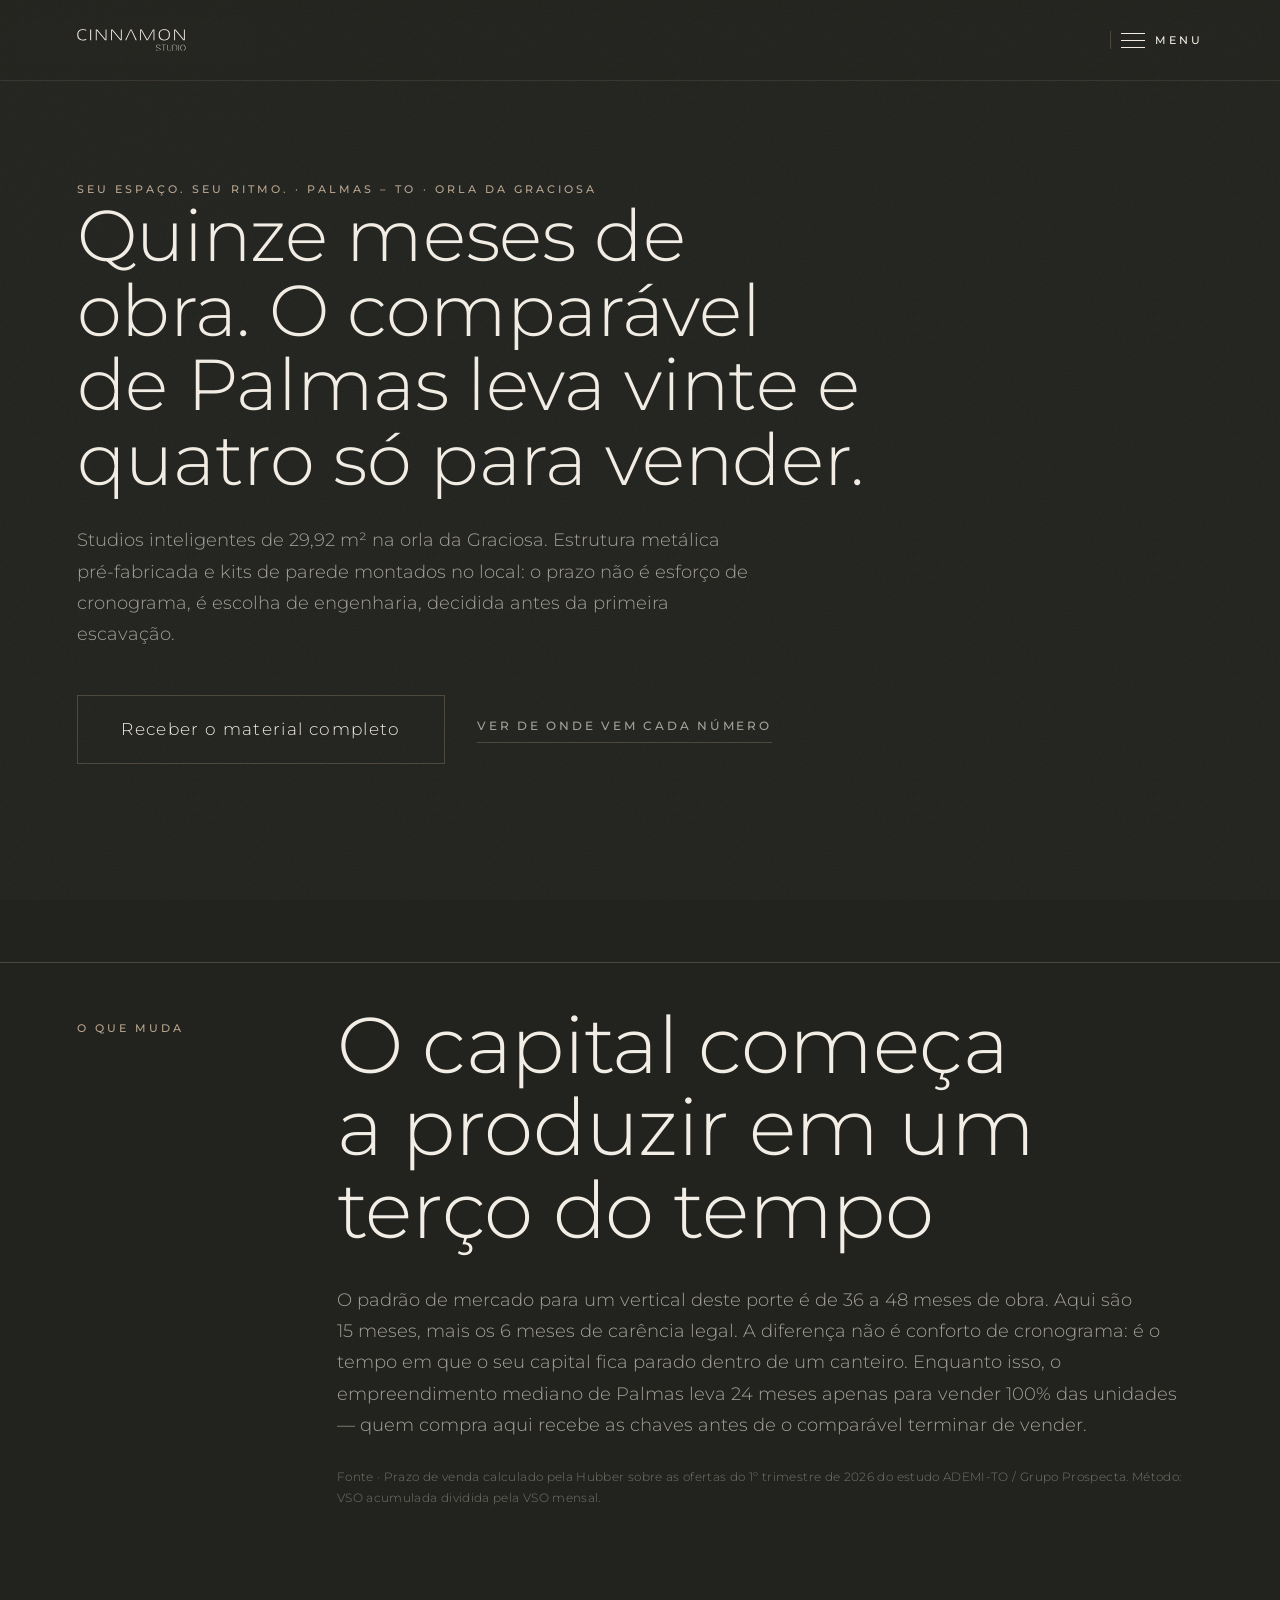
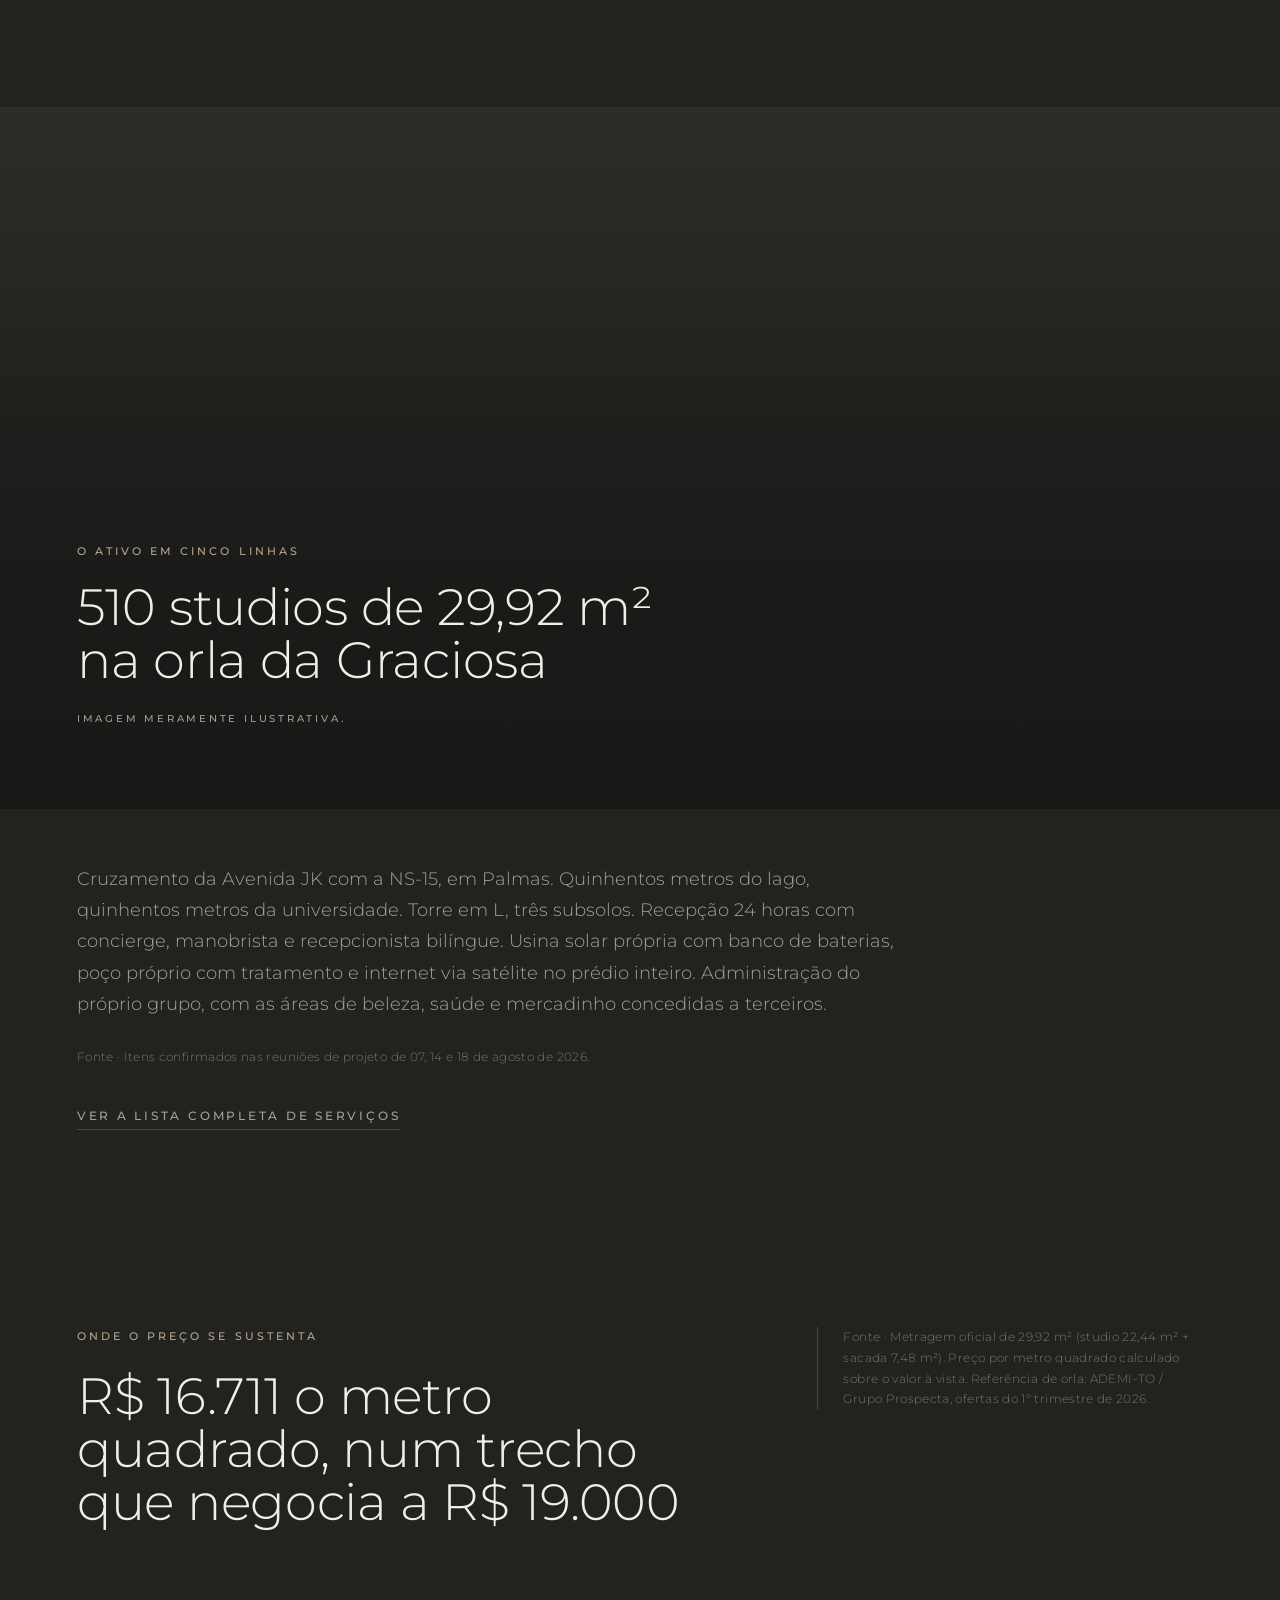
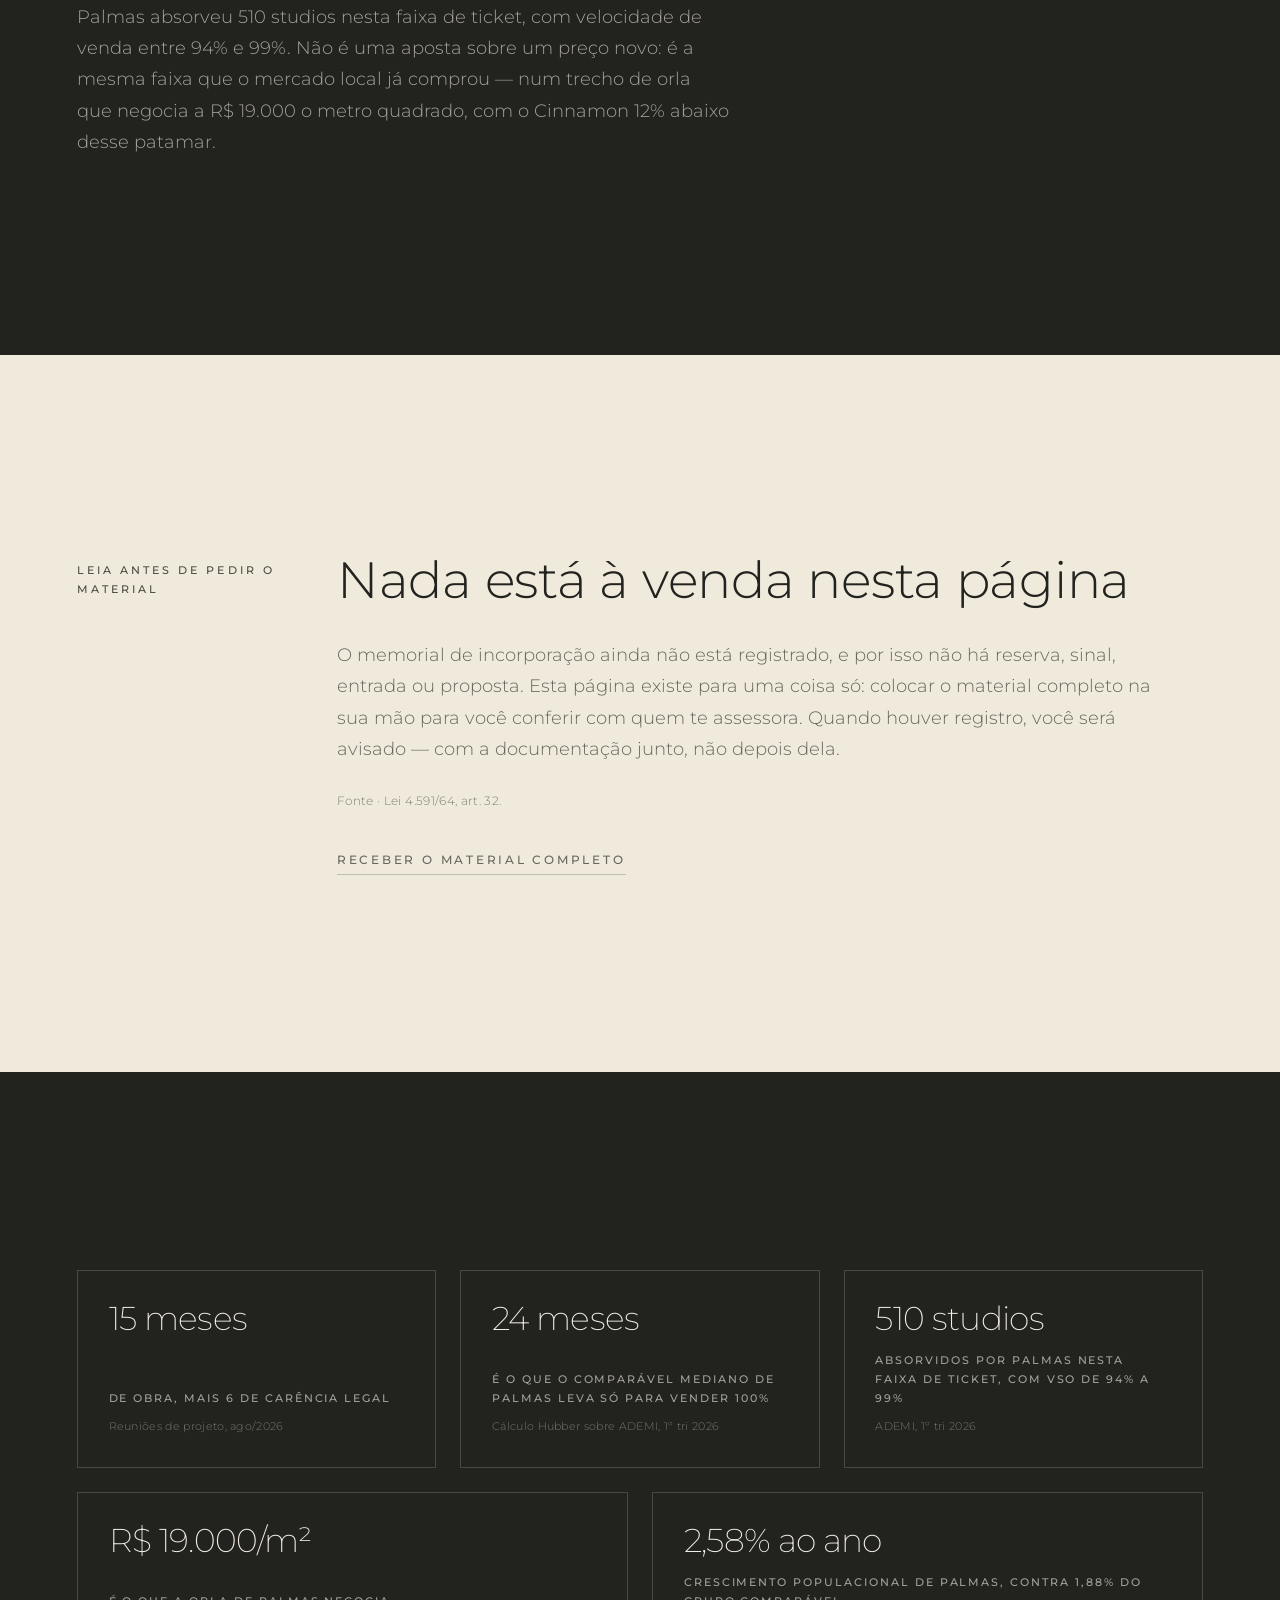
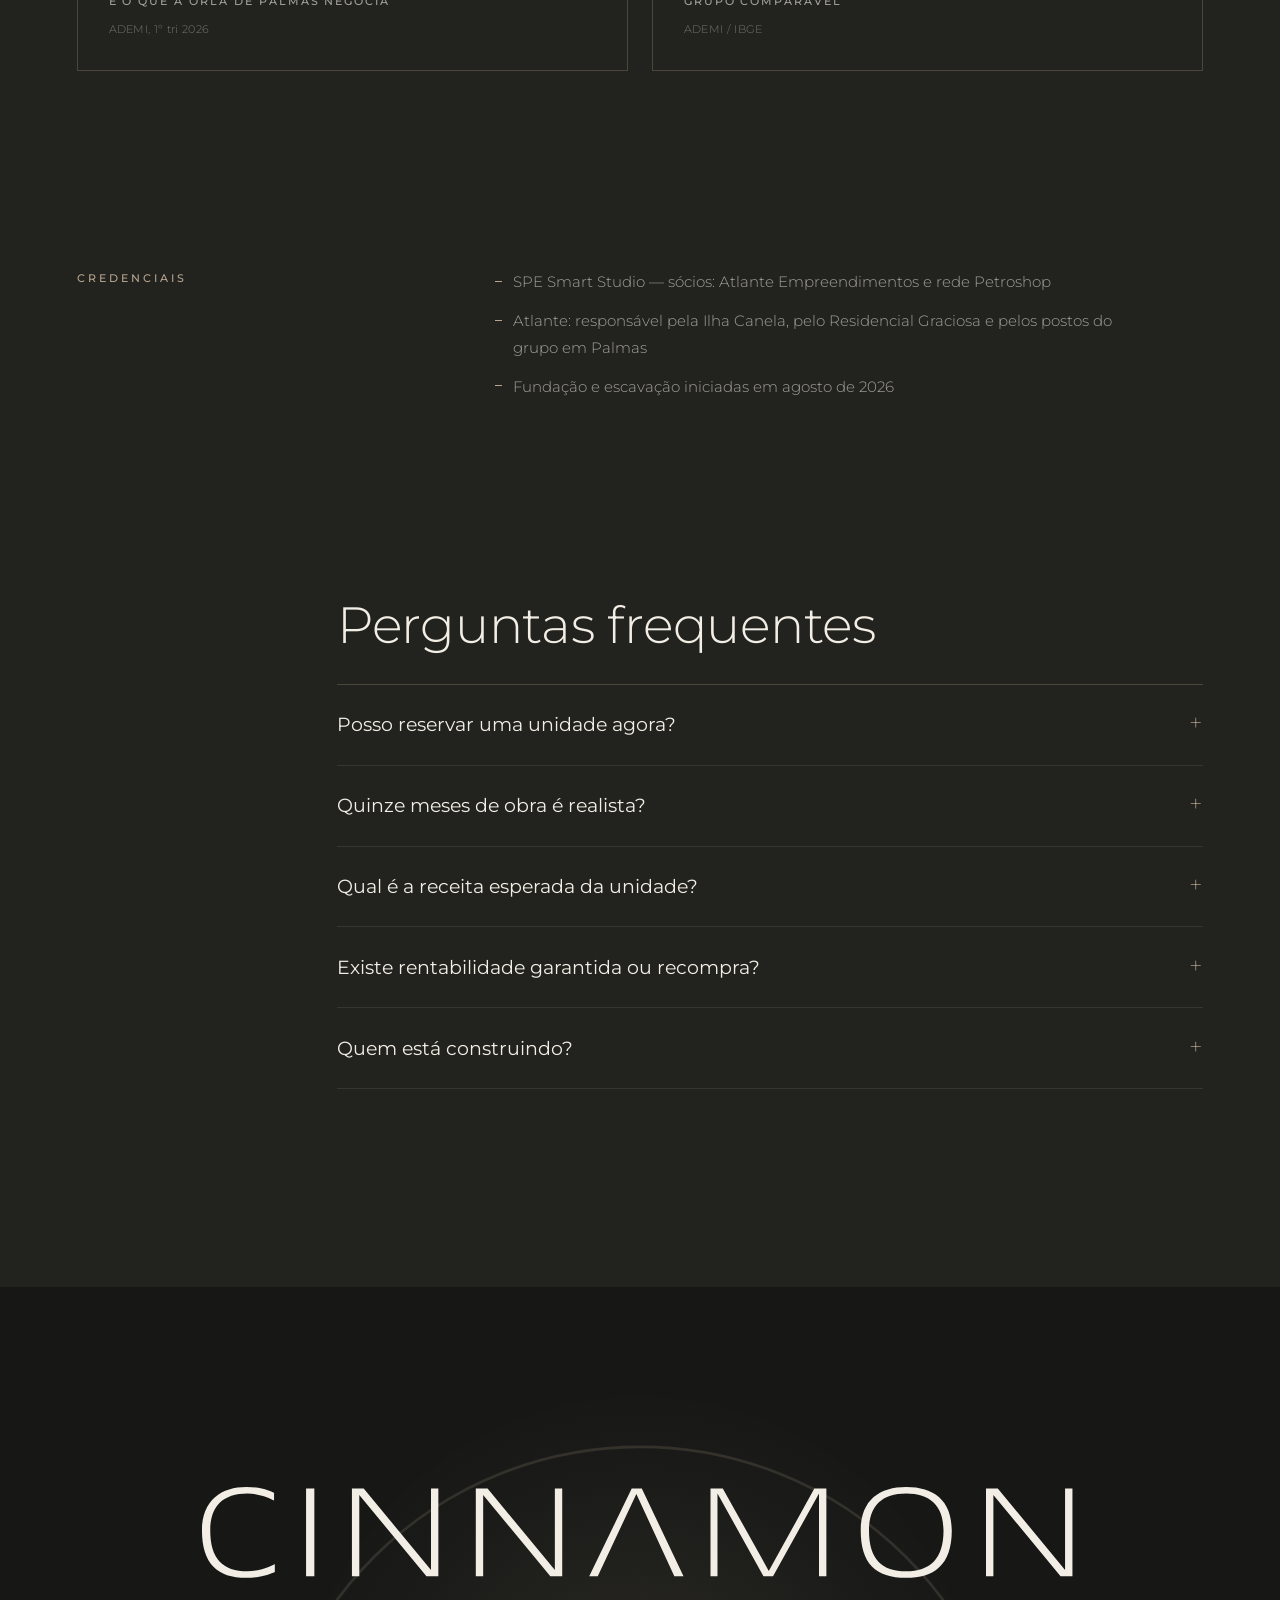
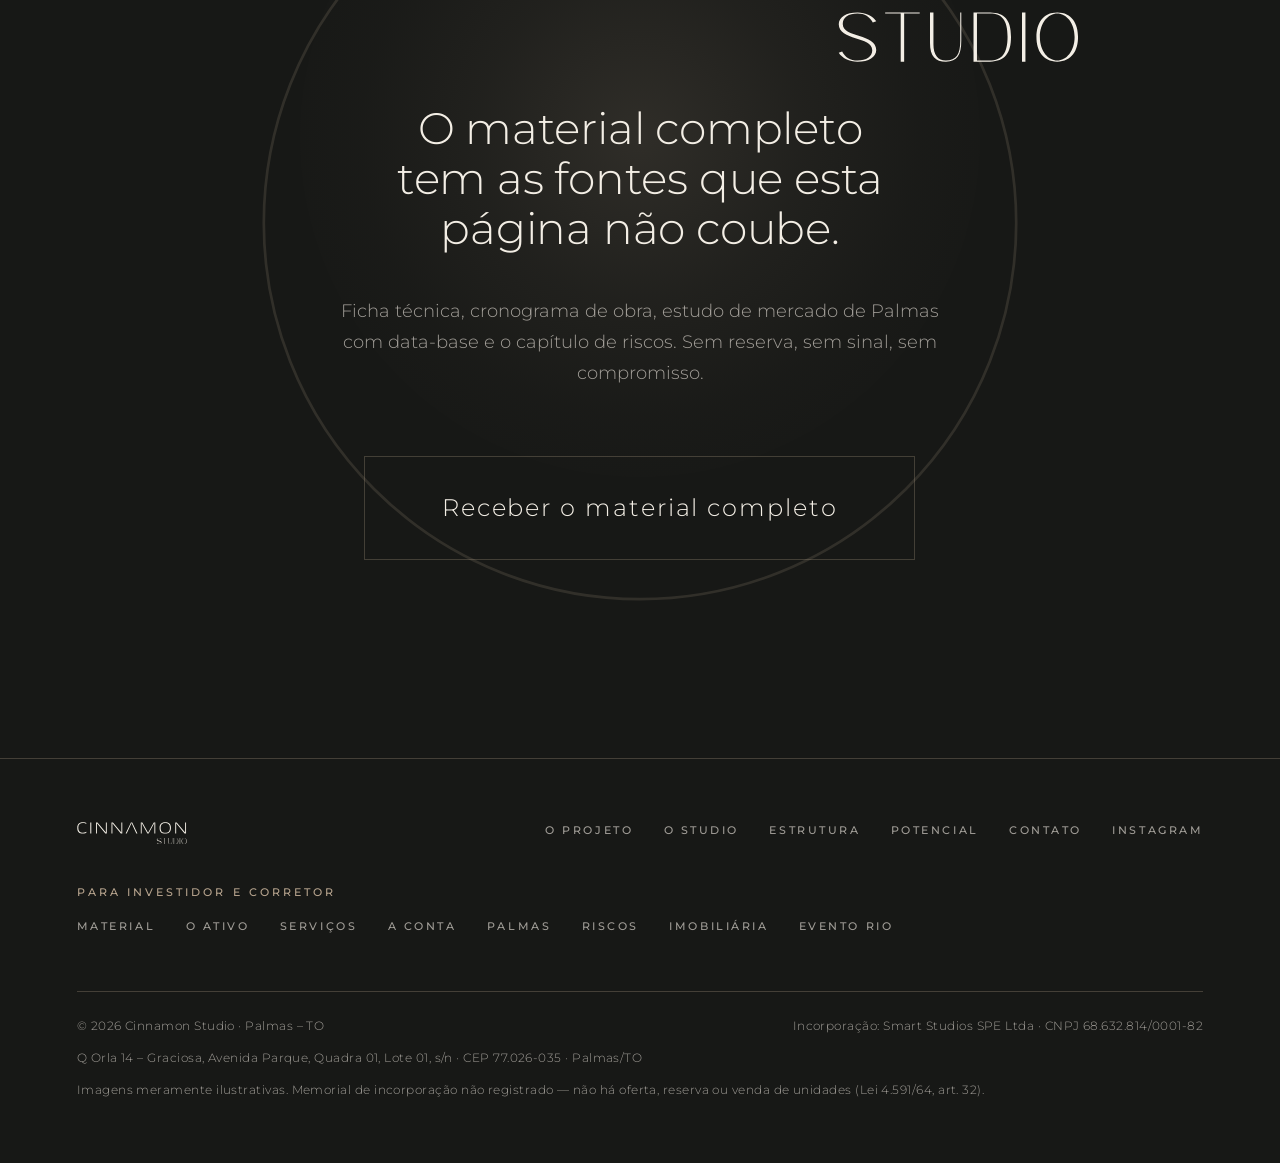
<file: landing.html>
<!DOCTYPE html>
<html lang="pt-BR">
<head>
  <meta charset="UTF-8">
  <meta name="viewport" content="width=device-width, initial-scale=1">
  <title>Cinnamon Studio · Landing de captação</title>
  <meta name="description" content="Studios inteligentes de 29,92 m² na orla da Graciosa. Estrutura metálica pré-fabricada e kits de parede montados no local: o prazo não é esforço de…">
  <meta name="theme-color" content="#22231f">
  <meta name="robots" content="noindex">
  <!-- AJUSTAR: remover noindex quando o memorial de incorporação estiver
       registrado e a comercialização, autorizada (Lei 4.591/64 art. 32). -->
  <link rel="icon" href="/favicon.ico" sizes="any">
  <link rel="icon" type="image/svg+xml" href="/img/favicon.svg">
  <link rel="icon" type="image/png" sizes="32x32" href="/img/favicon-32.png">
  <link rel="icon" type="image/png" sizes="16x16" href="/img/favicon-16.png">
  <link rel="apple-touch-icon" sizes="180x180" href="/img/favicon-180.png">
  <link rel="manifest" href="/site.webmanifest">
  <meta property="og:type" content="website">
  <meta property="og:site_name" content="Cinnamon Studio">
  <meta property="og:locale" content="pt_BR">
  <meta property="og:title" content="Quinze meses de obra. O comparável de Palmas leva vinte e quatro só para vender.">
  <meta property="og:description" content="Studios inteligentes de 29,92 m² na orla da Graciosa. Estrutura metálica pré-fabricada e kits de parede montados no local: o prazo não é esforço de…">
  <meta property="og:url" content="https://www.cinnamonstudio.com.br/landing">
  <meta property="og:image" content="https://www.cinnamonstudio.com.br/img/og-cinnamon.jpg">
  <meta property="og:image:type" content="image/jpeg">
  <meta property="og:image:width" content="1200">
  <meta property="og:image:height" content="630">
  <meta property="og:image:alt" content="Wordmark Cinnamon Studio sobre a fachada da torre ao entardecer.">
  <meta name="twitter:card" content="summary_large_image">
  <meta name="twitter:title" content="Quinze meses de obra. O comparável de Palmas leva vinte e quatro só para vender.">
  <meta name="twitter:description" content="Studios inteligentes de 29,92 m² na orla da Graciosa. Estrutura metálica pré-fabricada e kits de parede montados no local: o prazo não é esforço de…">
  <meta name="twitter:image" content="https://www.cinnamonstudio.com.br/img/og-cinnamon.jpg">
  <link rel="preconnect" href="https://fonts.googleapis.com">
  <link rel="preconnect" href="https://fonts.gstatic.com" crossorigin>
  <link rel="preconnect" href="https://cdn.jsdelivr.net">
  <link href="https://fonts.googleapis.com/css2?family=Montserrat:wght@200;300;400;500;600&display=swap" rel="stylesheet">
  <link rel="stylesheet" href="/css/style.css?v=47615a69">

  <!-- O hambúrguer NÃO pode depender de rede: /js/menu.js é <script defer>
       e, atrás do bundle do CDN, deixava o header sem botão o download
       inteiro em 4G frio. Esta linha roda antes do primeiro paint. Sem JS
       a classe não entra e a navegação segue pelo rodapé. -->
  <script>
    document.documentElement.classList.add('has-menu');
    document.addEventListener('click', function (ev) {
      if (window.__menuPronto) return;
      var alvo = ev.target && ev.target.closest && ev.target.closest('[data-menu-toggle]');
      if (alvo) window.__menuPendente = true;
    }, true);
  </script>

  <!-- Meta Pixel — 1953789878618915 (Cinnamon Studio).
       Fim do <head>, depois do CSS e das preconnects: o snippet injeta o
       script como async, então a conexão com o connect.facebook.net não
       disputa banda com o primeiro paint.
       AJUSTAR: sob a LGPD, disparar PageView antes do consentimento é
       decisão do cliente com o jurídico. Se precisar consentir antes,
       mover o fbq('track','PageView') para depois do aceite. -->
  <script>
  !function(f,b,e,v,n,t,s)
  {if(f.fbq)return;n=f.fbq=function(){n.callMethod?
  n.callMethod.apply(n,arguments):n.queue.push(arguments)};
  if(!f._fbq)f._fbq=n;n.push=n;n.loaded=!0;n.version='2.0';
  n.queue=[];t=b.createElement(e);t.async=!0;
  t.src=v;s=b.getElementsByTagName(e)[0];
  s.parentNode.insertBefore(t,s)}(window, document,'script',
  'https://connect.facebook.net/en_US/fbevents.js');
  fbq('init', '1953789878618915');
  fbq('track', 'PageView');
  </script>
</head>
<body class="page">

  <noscript><img height="1" width="1" style="display:none" alt=""
    src="https://www.facebook.com/tr?id=1953789878618915&amp;ev=PageView&amp;noscript=1"></noscript>

  <svg class="logo-sprite" aria-hidden="true" focusable="false">
    <defs>
      <g id="logo-cinnamon">
        <g class="logo__main">
          <path class="logo__ltr" d="M160.42849999999999 536.76774V528.4665600000001C157.48291999999998 530.47491 144.89726 536.09829 132.17771 536.09829C106.33694 536.09829 93.4835 522.8431800000001 93.4835 493.7890500000001C93.4835 468.34995000000004 106.8725 455.49651000000006 132.17771 455.49651000000006C144.76337 455.49651000000006 156.81347 461.25378000000006 159.62516 462.86046000000005V454.8270600000001C157.61681 453.8898300000001 147.57506 448.66812000000004 130.9727 448.66812000000004C105.66749 448.66812000000004 84.91454 461.6554500000001 84.91454 493.7890500000001C84.91454 527.931 100.71356 542.92668 130.9727 542.92668C146.37005 542.92668 158.15237 537.97275 160.42849999999999 536.76774Z"/>
          <path class="logo__ltr" d="M201.39883999999995 541.32V450.2748H192.82987999999997V541.32Z"/>
          <path class="logo__ltr" d="M329.93323999999996 541.32V450.2748H322.30150999999995V534.75939L252.54481999999996 450.2748H240.36082999999996V541.32H247.99255999999997V456.9693000000001L317.61535999999995 541.32Z"/>
          <path class="logo__ltr" d="M458.3337499999999 541.32V450.2748H450.70201999999995V534.75939L380.9453299999999 450.2748H368.7613399999999V541.32H376.3930699999999V456.9693000000001L446.01586999999995 541.32Z"/>
          <path class="logo__ltr" d="M584.0564599999999 541.32 540.80999 450.2748H530.3665699999999L486.31675999999993 541.32H495.1534999999999L535.18661 455.8981800000001L574.55027 541.32Z"/>
          <path class="logo__ltr" d="M732.1387999999998 541.32V450.2748H719.6870299999998L672.4238599999999 535.69662L624.7590199999999 450.2748H612.0394699999998V541.32H619.2695299999998V455.49651000000006L666.9343699999998 541.32H676.8422299999999L724.5070699999999 455.49651000000006V541.32Z"/>
          <path class="logo__ltr" d="M862.1459899999998 493.7890500000001C862.1459899999998 462.19101000000006 843.1336099999997 448.66812000000004 814.8828199999998 448.66812000000004C787.9709299999998 448.66812000000004 767.7535399999998 461.5215600000001 767.7535399999998 493.7890500000001C767.7535399999998 527.7971100000001 783.0169999999998 542.92668 814.8828199999998 542.92668C843.1336099999997 542.92668 862.1459899999998 530.07324 862.1459899999998 493.7890500000001ZM853.5770299999998 493.7890500000001C853.5770299999998 523.5126300000001 839.3846899999998 536.09829 814.8828199999998 536.09829C789.7114999999998 536.09829 776.3224999999998 523.64652 776.3224999999998 493.7890500000001C776.3224999999998 467.81439000000006 790.2470599999998 455.49651000000006 814.8828199999998 455.49651000000006C839.1169099999997 455.49651000000006 853.5770299999998 467.68050000000005 853.5770299999998 493.7890500000001Z"/>
          <path class="logo__ltr" d="M987.1992499999998 541.32V450.2748H979.5675199999998V534.75939L909.8108299999998 450.2748H897.6268399999998V541.32H905.2585699999998V456.9693000000001L974.8813699999998 541.32Z"/>
        </g>
        <g class="logo__sub">
          <path class="logo__ltr" d="M744.9853999999999 591.13166C744.9853999999999 608.1651899999999 779.6938899999999 603.60391 779.6938899999999 618.07172C779.6938899999999 624.4860199999999 773.7072099999999 628.69095 764.44211 628.69095C757.0300299999999 628.69095 751.3996999999999 625.19872 748.47763 619.28331L744.9853999999999 620.5661699999999C748.2638199999999 626.05396 756.03225 629.76 764.44211 629.76C776.0591199999999 629.76 783.82755 624.91364 783.82755 617.57283C783.82755 600.5393 749.11906 605.10058 749.11906 590.6327699999999C749.11906 584.1472 755.10574 579.94227 764.44211 579.94227C771.71165 579.94227 777.2707099999999 583.36323 780.26405 589.20737L783.82755 587.99578C780.6203999999999 582.50799 772.8519699999999 578.87322 764.44211 578.87322C752.68256 578.87322 744.9853999999999 583.71958 744.9853999999999 591.13166Z"/>
          <path class="logo__ltr" d="M793.09265 578.87322V579.94227H809.19967V629.76H812.7631700000001V579.94227H828.87019V578.87322Z"/>
          <path class="logo__ltr" d="M839.56069 578.87322V610.37456C839.56069 624.12967 845.0484799999999 629.76 856.09533 629.76C867.64107 629.76 871.98854 623.2744299999999 871.98854 607.95138V578.87322H870.91949V608.1651899999999C870.91949 622.0628399999999 866.92837 628.69095 855.9527899999999 628.69095C847.6142 628.69095 843.12419 622.27665 843.12419 611.9425V578.87322Z"/>
          <path class="logo__ltr" d="M884.6746 629.76H901.92194C917.24499 629.47492 923.51675 621.13633 923.51675 604.03153C923.51675 586.2853 916.7461 579.1582999999999 901.92194 578.87322H884.6746ZM888.2381 628.69095V579.94227H901.49432C914.18038 579.79973 919.95325 586.85546 919.95325 604.03153C919.95325 620.92252 914.32292 628.69095 901.49432 628.69095Z"/>
          <path class="logo__ltr" d="M938.4834500000001 629.76V578.87322H934.9199500000001V629.76Z"/>
          <path class="logo__ltr" d="M971.4814600000001 629.76C986.5907000000001 629.76 993.0050000000001 618.1429899999999 993.0050000000001 604.31661C993.0050000000001 590.41896 986.5907000000001 578.87322 971.4814600000001 578.87322C956.3009500000001 578.87322 949.88665 590.41896 949.88665 604.31661C949.88665 618.1429899999999 956.3009500000001 629.76 971.4814600000001 629.76ZM971.4814600000001 579.94227C980.67529 579.94227 989.4415 589.34991 989.4415 604.31661C989.4415 619.28331 980.67529 628.69095 971.4814600000001 628.69095C962.21636 628.69095 953.45015 619.28331 953.45015 604.31661C953.45015 589.34991 962.21636 579.94227 971.4814600000001 579.94227Z"/>
        </g>
      </g>
    </defs>
  </svg>

  <!-- grain global de filme — mesmo do index (o CSS o desliga no mobile) -->
  <div class="grain" aria-hidden="true"></div>

  <!-- cursor customizado — a lógica vive em js/ui.js; sem JS não aparece -->
  <div class="cursor-ring" aria-hidden="true"></div>
  <div class="cursor-dot" aria-hidden="true"></div>

  <header class="site-header">
    <a href="/" class="wordmark" aria-label="Cinnamon Studio — página inicial">
      <svg class="wordmark__art" viewBox="82.91 446.67 912.09 185.09" aria-hidden="true" focusable="false"><use href="#logo-cinnamon"/></svg>
    </a>
    <!-- "Entre em contato" vive no rodapé do drawer -->
    <button class="header-menu-btn" type="button" data-menu-toggle
            aria-expanded="false" aria-controls="menu-overlay"><span class="menu-icon" aria-hidden="true"><span></span><span></span><span></span></span><span class="header-menu-btn__txt">Menu</span></button>
  </header>

  <div class="menu-overlay" id="menu-overlay" hidden>
    <div class="menu-overlay__scrim" data-menu-close aria-hidden="true"></div>
    <aside class="menu-panel" role="dialog" aria-modal="true" aria-label="Menu de navegação">
      <div class="menu-overlay__bar">
        <span class="wordmark" aria-hidden="true"><svg class="wordmark__art" viewBox="82.91 446.67 912.09 185.09" aria-hidden="true" focusable="false"><use href="#logo-cinnamon"/></svg></span>
        <button class="header-menu-btn" type="button" data-menu-close>Fechar</button>
      </div>
      <nav aria-label="Páginas do site"><ul class="menu-list"><li><a href="/">Início</a></li><li><a href="/landing" aria-current="page">Material</a></li><li><a href="/o-ativo">O Ativo</a></li><li><a href="/os-servicos">Os Serviços</a></li><li><a href="/a-conta">A Conta</a></li><li><a href="/palmas">Palmas</a></li><li><a href="/riscos">Riscos</a></li><li><a href="/area-da-imobiliaria">Área da Imobiliária</a></li><li><a href="/evento-rio">Evento Rio</a></li></ul></nav>
      <div class="menu-overlay__foot">
        <p class="menu-overlay__tag">Seu espaço. Seu ritmo.</p>
        <a class="cta-link" href="https://form.respondi.app/RwKMw19v" rel="noopener">Entre em contato</a>
      </div>
    </aside>
  </div>

  <main class="page">
    <section class="page-hero"><div class="container"><p class="eyebrow">Seu espaço. Seu ritmo. · Palmas – TO · Orla da Graciosa</p><h1 class="display-2">Quinze meses de obra. O comparável de Palmas leva vinte e quatro só para vender.</h1><p class="page-hero__lead caption">Studios inteligentes de 29,92 m² na orla da Graciosa. Estrutura metálica pré-fabricada e kits de parede montados no local: o prazo não é esforço de cronograma, é escolha de engenharia, decidida antes da primeira escavação.</p><div class="cta-row"><a class="cta-btn" href="#form">Receber o material completo</a><a class="cta-link" href="#numeros">Ver de onde vem cada número</a></div></div></section><div id="conteudo"></div><section class="section sec sec--capitular" id="s-01"><div class="container"><div class="section-head"><p class="eyebrow">O que muda</p><h2 class="display-2">O capital começa a produzir em um terço do tempo</h2></div><p class="sec-body">O padrão de mercado para um vertical deste porte é de 36 a 48 meses de obra. Aqui são 15 meses, mais os 6 meses de carência legal. A diferença não é conforto de cronograma: é o tempo em que o seu capital fica parado dentro de um canteiro. Enquanto isso, o empreendimento mediano de Palmas leva 24 meses apenas para vender 100% das unidades — quem compra aqui recebe as chaves antes de o comparável terminar de vender.</p><p class="fonte">Fonte · Prazo de venda calculado pela Hubber sobre as ofertas do 1º trimestre de 2026 do estudo ADEMI-TO / Grupo Prospecta. Método: VSO acumulada dividida pela VSO mensal.</p></div></section><section class="section sec sec--prancha" id="s-02"><figure class="prancha"><div class="prancha__media"><picture><source media="(max-width: 768px)" srcset="/img/ext-frontal-960.webp"><img src="/img/ext-frontal-1920.webp" width="1600" height="1600" sizes="100vw" alt="Fachada do Cinnamon Studio vista de frente, com as duas alas em ângulo, a lâmina vertical de madeira ao centro e as varandas iluminadas sobre o térreo envidraçado." loading="lazy" style="object-position:50% 38%;" decoding="async"></picture></div><div class="prancha__scrim" aria-hidden="true"></div><figcaption class="prancha__card container"><div class="section-head"><p class="eyebrow">O ativo em cinco linhas</p><h2 class="display-2">510 studios de 29,92 m² na orla da Graciosa</h2></div><p class="prancha__legenda">Imagem meramente ilustrativa.</p></figcaption></figure><div class="container sec__depois"><p class="sec-body">Cruzamento da Avenida JK com a NS-15, em Palmas. Quinhentos metros do lago, quinhentos metros da universidade. Torre em L, três subsolos. Recepção 24 horas com concierge, manobrista e recepcionista bilíngue. Usina solar própria com banco de baterias, poço próprio com tratamento e internet via satélite no prédio inteiro. Administração do próprio grupo, com as áreas de beleza, saúde e mercadinho concedidas a terceiros.</p><p class="fonte">Fonte · Itens confirmados nas reuniões de projeto de 07, 14 e 18 de agosto de 2026.</p><p class="sec-cta"><a class="cta-link" href="/os-servicos">Ver a lista completa de serviços</a></p></div></section><section class="section sec sec--lastro" id="s-03"><div class="container"><div class="sec__main"><div class="section-head"><p class="eyebrow">Onde o preço se sustenta</p><h2 class="display-2">R$ 16.711 o metro quadrado, num trecho que negocia a R$ 19.000</h2></div><p class="sec-body">Palmas absorveu 510 studios nesta faixa de ticket, com velocidade de venda entre 94% e 99%. Não é uma aposta sobre um preço novo: é a mesma faixa que o mercado local já comprou — num trecho de orla que negocia a R$ 19.000 o metro quadrado, com o Cinnamon 12% abaixo desse patamar.</p></div><aside class="sec__aside"><p class="fonte">Fonte · Metragem oficial de 29,92 m² (studio 22,44 m² + sacada 7,48 m²). Preço por metro quadrado calculado sobre o valor à vista. Referência de orla: ADEMI-TO / Grupo Prospecta, ofertas do 1º trimestre de 2026.</p></aside></div></section><section class="section section--claro sec sec--claro" id="s-04"><div class="container"><div class="section-head"><p class="eyebrow">Leia antes de pedir o material</p><h2 class="display-2">Nada está à venda nesta página</h2></div><p class="sec-body">O memorial de incorporação ainda não está registrado, e por isso não há reserva, sinal, entrada ou proposta. Esta página existe para uma coisa só: colocar o material completo na sua mão para você conferir com quem te assessora. Quando houver registro, você será avisado — com a documentação junto, não depois dela.</p><p class="fonte">Fonte · Lei 4.591/64, art. 32.</p><p class="sec-cta"><a class="cta-link" href="#form">Receber o material completo</a></p></div></section><section class="section sec sec--quiet" id="numeros"><div class="container"><ul class="stats"><li class="stat"><span class="stat__num"><span class="stat__n" data-count="15" data-decimals="0">15</span> meses</span><span class="stat__label">de obra, mais 6 de carência legal</span><span class="stat__fonte">Reuniões de projeto, ago/2026</span></li><li class="stat"><span class="stat__num"><span class="stat__n" data-count="24" data-decimals="0">24</span> meses</span><span class="stat__label">é o que o comparável mediano de Palmas leva só para vender 100%</span><span class="stat__fonte">Cálculo Hubber sobre ADEMI, 1º tri 2026</span></li><li class="stat"><span class="stat__num"><span class="stat__n" data-count="510" data-decimals="0">510</span> studios</span><span class="stat__label">absorvidos por Palmas nesta faixa de ticket, com VSO de 94% a 99%</span><span class="stat__fonte">ADEMI, 1º tri 2026</span></li><li class="stat"><span class="stat__num">R$ 19.000/m²</span><span class="stat__label">é o que a orla de Palmas negocia</span><span class="stat__fonte">ADEMI, 1º tri 2026</span></li><li class="stat"><span class="stat__num"><span class="stat__n" data-count="2,58" data-decimals="2">2,58</span>% ao ano</span><span class="stat__label">crescimento populacional de Palmas, contra 1,88% do grupo comparável</span><span class="stat__fonte">ADEMI / IBGE</span></li></ul></div></section><section class="section sec sec--ficha" id="s-06"><div class="container"><div class="section-head"><p class="eyebrow">Credenciais</p></div><div class="sec__corpo"><ul class="credenciais"><li>SPE Smart Studio — sócios: Atlante Empreendimentos e rede Petroshop</li><li>Atlante: responsável pela Ilha Canela, pelo Residencial Graciosa e pelos postos do grupo em Palmas</li><li>Fundação e escavação iniciadas em agosto de 2026</li></ul></div></div></section><section class="section sec sec--quiet" id="s-07"><div class="container"><div class="section-head"><h2 class="display-2">Perguntas frequentes</h2></div><div class="faq-list"><details><summary>Posso reservar uma unidade agora?</summary><p>Não. O memorial de incorporação ainda não está registrado e, até que esteja, não há reserva, sinal nem proposta — nem aqui nem com corretor credenciado. Se alguém oferecer, recuse e nos avise.</p></details><details><summary>Quinze meses de obra é realista?</summary><p>O prazo depende de estrutura metálica pré-fabricada produzida em Minas Gerais e de kits de parede montados no local. É um método com cronograma mais previsível que a obra convencional e custo de produção mais alto — a escolha foi trocar custo por tempo. O cronograma detalhado está no material completo.</p></details><details><summary>Qual é a receita esperada da unidade?</summary><p>Não publicamos número de receita. O estudo de operação com administradoras está em contratação e, quando existir, a projeção sai com premissas visíveis, data-base, fonte e cenário pessimista na mesma página. Até lá, qualquer valor que você ouvir sobre este empreendimento não veio de nós.</p></details><details><summary>Existe rentabilidade garantida ou recompra?</summary><p>Não. Não há rentabilidade garantida, percentual assegurado, cláusula de recompra nem devolução com correção. Se aparecer em algum material, não é oficial.</p></details><details><summary>Quem está construindo?</summary><p>A SPE Smart Studio, formada pela Atlante Empreendimentos e pela rede Petroshop. A Atlante construiu a Ilha Canela, o Residencial Graciosa e os postos do grupo na cidade.</p></details></div></div></section>
<!-- FORMULÁRIO DESLIGADO em 27/08/2026 — aguardando endpoint e chave do Kommo.
     O markup abaixo está intacto: religar é trocar FORM_ATIVO para True em
     scripts/build-pages.py e rodar o build. Não editar por aqui.
<section class="section" id="form"><div class="container">
  <div class="section-head">
    <h2 class="display-2">Para onde enviamos</h2>
  </div>
  <form class="form" method="POST" action="/api/lead" data-form="lead">
    <input type="hidden" name="origem" value="landing">
    <div class="form__campo"><label for="lf-nome">Nome</label><input id="lf-nome" name="nome" autocomplete="name" required></div>
    <div class="form__campo"><label for="lf-email">E-mail</label><input id="lf-email" type="email" name="email" autocomplete="email" required></div>
    <div class="form__campo"><label for="lf-whats">WhatsApp</label><input id="lf-whats" name="whatsapp" autocomplete="tel" required></div>
    <div class="form__campo">
      <label for="lf-perfil">Você é investidor ou corretor?</label>
      <select id="lf-perfil" name="perfil" required>
        <option value="">Selecione</option>
        <option value="investidor">Investidor</option>
        <option value="corretor">Corretor</option>
      </select>
    </div>
    <label class="form__consent"><input type="checkbox" name="consentimento" required><span>Autorizo o contato do Cinnamon Studio sobre este empreendimento. Você pode pedir o descadastramento a qualquer momento.</span></label>
    <button class="form__submit" type="submit">Receber o material completo</button>
    <p class="form__msg" data-role="msg" hidden></p>
    <p class="fonte" hidden data-role="sucesso">Material a caminho. Se não chegar em dez minutos, olhe a caixa de promoções.</p>
  </form>
</div></section>
--><section class="finale" id="form" aria-label="Fechamento"><span class="finale__glow" aria-hidden="true"></span><svg class="ring ring--finale" viewBox="0 0 100 100" aria-hidden="true" focusable="false"><circle cx="50" cy="50" r="49.5" fill="none" stroke="currentColor" stroke-width="0.35"/></svg><div class="finale__inner container"><p class="wordmark">
          <span class="sr-only">Cinnamon Studio</span>
          <svg class="wordmark__art" viewBox="82.91 446.67 912.09 185.09" aria-hidden="true" focusable="false">
    <defs><clipPath id="logo-clip-finale"><rect x="82.91" y="446.67" width="912.09" height="185.09"/></clipPath></defs>
    <g clip-path="url(#logo-clip-finale)">
  <g class="wordmark__main logo__main">
    <path class="logo__ltr" d="M160.42849999999999 536.76774V528.4665600000001C157.48291999999998 530.47491 144.89726 536.09829 132.17771 536.09829C106.33694 536.09829 93.4835 522.8431800000001 93.4835 493.7890500000001C93.4835 468.34995000000004 106.8725 455.49651000000006 132.17771 455.49651000000006C144.76337 455.49651000000006 156.81347 461.25378000000006 159.62516 462.86046000000005V454.8270600000001C157.61681 453.8898300000001 147.57506 448.66812000000004 130.9727 448.66812000000004C105.66749 448.66812000000004 84.91454 461.6554500000001 84.91454 493.7890500000001C84.91454 527.931 100.71356 542.92668 130.9727 542.92668C146.37005 542.92668 158.15237 537.97275 160.42849999999999 536.76774Z"/>
    <path class="logo__ltr" d="M201.39883999999995 541.32V450.2748H192.82987999999997V541.32Z"/>
    <path class="logo__ltr" d="M329.93323999999996 541.32V450.2748H322.30150999999995V534.75939L252.54481999999996 450.2748H240.36082999999996V541.32H247.99255999999997V456.9693000000001L317.61535999999995 541.32Z"/>
    <path class="logo__ltr" d="M458.3337499999999 541.32V450.2748H450.70201999999995V534.75939L380.9453299999999 450.2748H368.7613399999999V541.32H376.3930699999999V456.9693000000001L446.01586999999995 541.32Z"/>
    <path class="logo__ltr" d="M584.0564599999999 541.32 540.80999 450.2748H530.3665699999999L486.31675999999993 541.32H495.1534999999999L535.18661 455.8981800000001L574.55027 541.32Z"/>
    <path class="logo__ltr" d="M732.1387999999998 541.32V450.2748H719.6870299999998L672.4238599999999 535.69662L624.7590199999999 450.2748H612.0394699999998V541.32H619.2695299999998V455.49651000000006L666.9343699999998 541.32H676.8422299999999L724.5070699999999 455.49651000000006V541.32Z"/>
    <path class="logo__ltr" d="M862.1459899999998 493.7890500000001C862.1459899999998 462.19101000000006 843.1336099999997 448.66812000000004 814.8828199999998 448.66812000000004C787.9709299999998 448.66812000000004 767.7535399999998 461.5215600000001 767.7535399999998 493.7890500000001C767.7535399999998 527.7971100000001 783.0169999999998 542.92668 814.8828199999998 542.92668C843.1336099999997 542.92668 862.1459899999998 530.07324 862.1459899999998 493.7890500000001ZM853.5770299999998 493.7890500000001C853.5770299999998 523.5126300000001 839.3846899999998 536.09829 814.8828199999998 536.09829C789.7114999999998 536.09829 776.3224999999998 523.64652 776.3224999999998 493.7890500000001C776.3224999999998 467.81439000000006 790.2470599999998 455.49651000000006 814.8828199999998 455.49651000000006C839.1169099999997 455.49651000000006 853.5770299999998 467.68050000000005 853.5770299999998 493.7890500000001Z"/>
    <path class="logo__ltr" d="M987.1992499999998 541.32V450.2748H979.5675199999998V534.75939L909.8108299999998 450.2748H897.6268399999998V541.32H905.2585699999998V456.9693000000001L974.8813699999998 541.32Z"/>
  </g>
  <g class="wordmark__sub logo__sub">
    <path class="logo__ltr" d="M744.9853999999999 591.13166C744.9853999999999 608.1651899999999 779.6938899999999 603.60391 779.6938899999999 618.07172C779.6938899999999 624.4860199999999 773.7072099999999 628.69095 764.44211 628.69095C757.0300299999999 628.69095 751.3996999999999 625.19872 748.47763 619.28331L744.9853999999999 620.5661699999999C748.2638199999999 626.05396 756.03225 629.76 764.44211 629.76C776.0591199999999 629.76 783.82755 624.91364 783.82755 617.57283C783.82755 600.5393 749.11906 605.10058 749.11906 590.6327699999999C749.11906 584.1472 755.10574 579.94227 764.44211 579.94227C771.71165 579.94227 777.2707099999999 583.36323 780.26405 589.20737L783.82755 587.99578C780.6203999999999 582.50799 772.8519699999999 578.87322 764.44211 578.87322C752.68256 578.87322 744.9853999999999 583.71958 744.9853999999999 591.13166Z"/>
    <path class="logo__ltr" d="M793.09265 578.87322V579.94227H809.19967V629.76H812.7631700000001V579.94227H828.87019V578.87322Z"/>
    <path class="logo__ltr" d="M839.56069 578.87322V610.37456C839.56069 624.12967 845.0484799999999 629.76 856.09533 629.76C867.64107 629.76 871.98854 623.2744299999999 871.98854 607.95138V578.87322H870.91949V608.1651899999999C870.91949 622.0628399999999 866.92837 628.69095 855.9527899999999 628.69095C847.6142 628.69095 843.12419 622.27665 843.12419 611.9425V578.87322Z"/>
    <path class="logo__ltr" d="M884.6746 629.76H901.92194C917.24499 629.47492 923.51675 621.13633 923.51675 604.03153C923.51675 586.2853 916.7461 579.1582999999999 901.92194 578.87322H884.6746ZM888.2381 628.69095V579.94227H901.49432C914.18038 579.79973 919.95325 586.85546 919.95325 604.03153C919.95325 620.92252 914.32292 628.69095 901.49432 628.69095Z"/>
    <path class="logo__ltr" d="M938.4834500000001 629.76V578.87322H934.9199500000001V629.76Z"/>
    <path class="logo__ltr" d="M971.4814600000001 629.76C986.5907000000001 629.76 993.0050000000001 618.1429899999999 993.0050000000001 604.31661C993.0050000000001 590.41896 986.5907000000001 578.87322 971.4814600000001 578.87322C956.3009500000001 578.87322 949.88665 590.41896 949.88665 604.31661C949.88665 618.1429899999999 956.3009500000001 629.76 971.4814600000001 629.76ZM971.4814600000001 579.94227C980.67529 579.94227 989.4415 589.34991 989.4415 604.31661C989.4415 619.28331 980.67529 628.69095 971.4814600000001 628.69095C962.21636 628.69095 953.45015 619.28331 953.45015 604.31661C953.45015 589.34991 962.21636 579.94227 971.4814600000001 579.94227Z"/>
  </g>
    </g>
        </svg>
        </p><h2 class="display-3 finale__titulo">O material completo tem as fontes que esta página não coube.</h2><p class="finale__texto caption">Ficha técnica, cronograma de obra, estudo de mercado de Palmas com data-base e o capítulo de riscos. Sem reserva, sem sinal, sem compromisso.</p><a class="cta-major" href="https://form.respondi.app/RwKMw19v" rel="noopener">Receber o material completo</a></div></section>
  </main>

  <footer class="site-footer">
    <div class="container">
      <div class="site-footer__top">
        <p class="wordmark">
          <svg class="wordmark__art" viewBox="82.91 446.67 912.09 185.09" aria-hidden="true" focusable="false"><use href="#logo-cinnamon"/></svg>
          <span class="sr-only">Cinnamon Studio</span>
        </p>
        <nav class="footer-nav" aria-label="Navegação do rodapé">
          <a href="/#projeto">O Projeto</a>
          <a href="/#studio">O Studio</a>
          <a href="/#estrutura">Estrutura</a>
          <a href="/#potencial">Potencial</a>
          <a href="/#contato">Contato</a>
          <a href="https://www.instagram.com/cinnamonstudiobr/" rel="noopener">Instagram</a>
        </nav>
      </div>
      <p class="eyebrow" style="margin-top:2.4rem;">Para investidor e corretor</p>
      <nav class="footer-nav" aria-label="Material completo para investidor e corretor" style="margin-top:1rem;"><a href="/landing" aria-current="page">Material</a><a href="/o-ativo">O Ativo</a><a href="/os-servicos">Serviços</a><a href="/a-conta">A Conta</a><a href="/palmas">Palmas</a><a href="/riscos">Riscos</a><a href="/area-da-imobiliaria">Imobiliária</a><a href="/evento-rio">Evento Rio</a></nav>
      <div class="site-footer__legal">
        <p>© 2026 Cinnamon Studio · Palmas – TO</p>
        <p>Incorporação: Smart Studios SPE Ltda · CNPJ 68.632.814/0001-82</p>
        <p>Q Orla 14 – Graciosa, Avenida Parque, Quadra 01, Lote 01, s/n · CEP 77.026-035 · Palmas/TO</p>
        <!-- AJUSTAR: incluir nº do memorial de incorporação quando registrado -->
        <p>Imagens meramente ilustrativas. Memorial de incorporação não registrado — não há oferta, reserva ou venda de unidades (Lei 4.591/64, art. 32).</p>
      </div>
    </div>
  </footer>

  <script defer src="/js/menu.js?v=77aedfef"></script>
  <script defer src="https://cdn.jsdelivr.net/combine/npm/gsap@3.15.0/dist/gsap.min.js,npm/gsap@3.15.0/dist/ScrollTrigger.min.js,npm/lenis@1.3.26/dist/lenis.min.js"></script>
  <script defer src="/js/lenis-setup.js?v=3bfc2a40"></script>
  <script defer src="/js/ui.js?v=0cb20cbb"></script>
  <script defer src="/js/pages.js?v=6b60141f"></script>
  <script defer src="/js/forms.js?v=85dde935"></script>
</body>
</html>
</file>
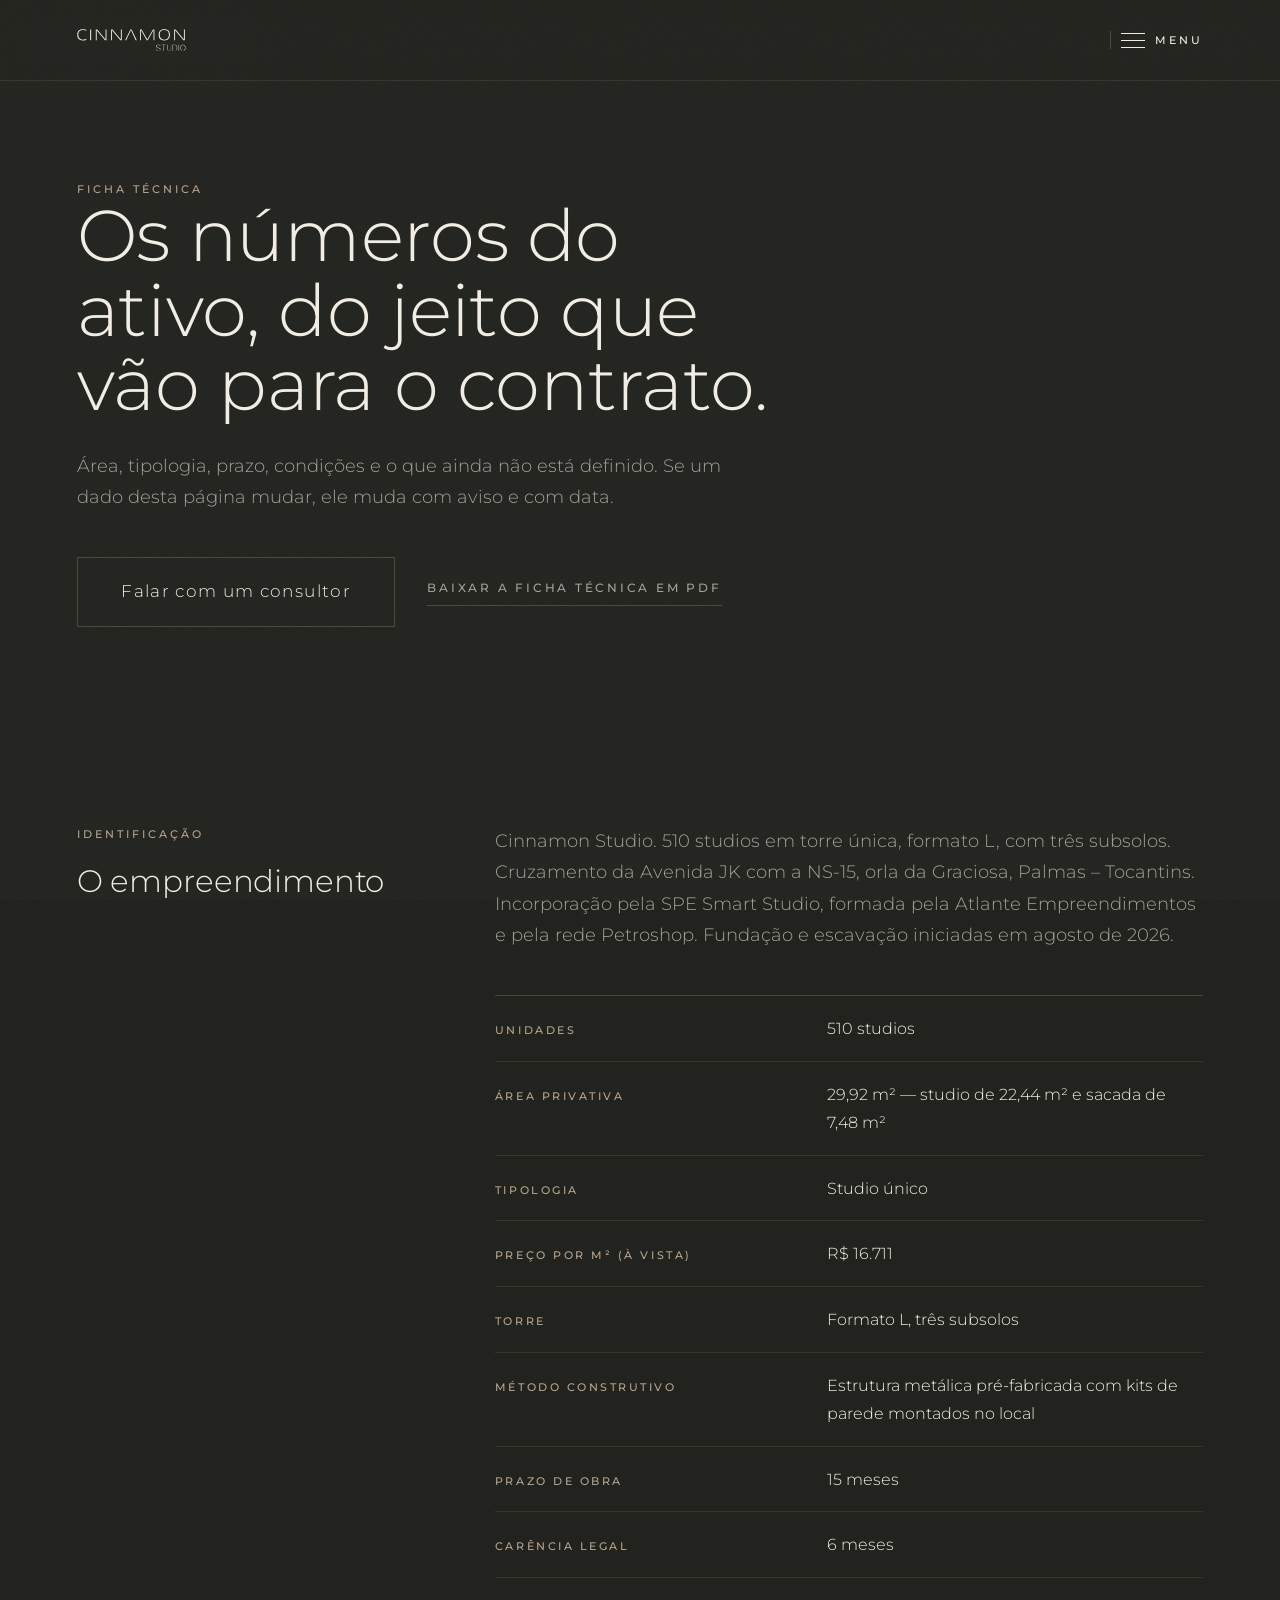
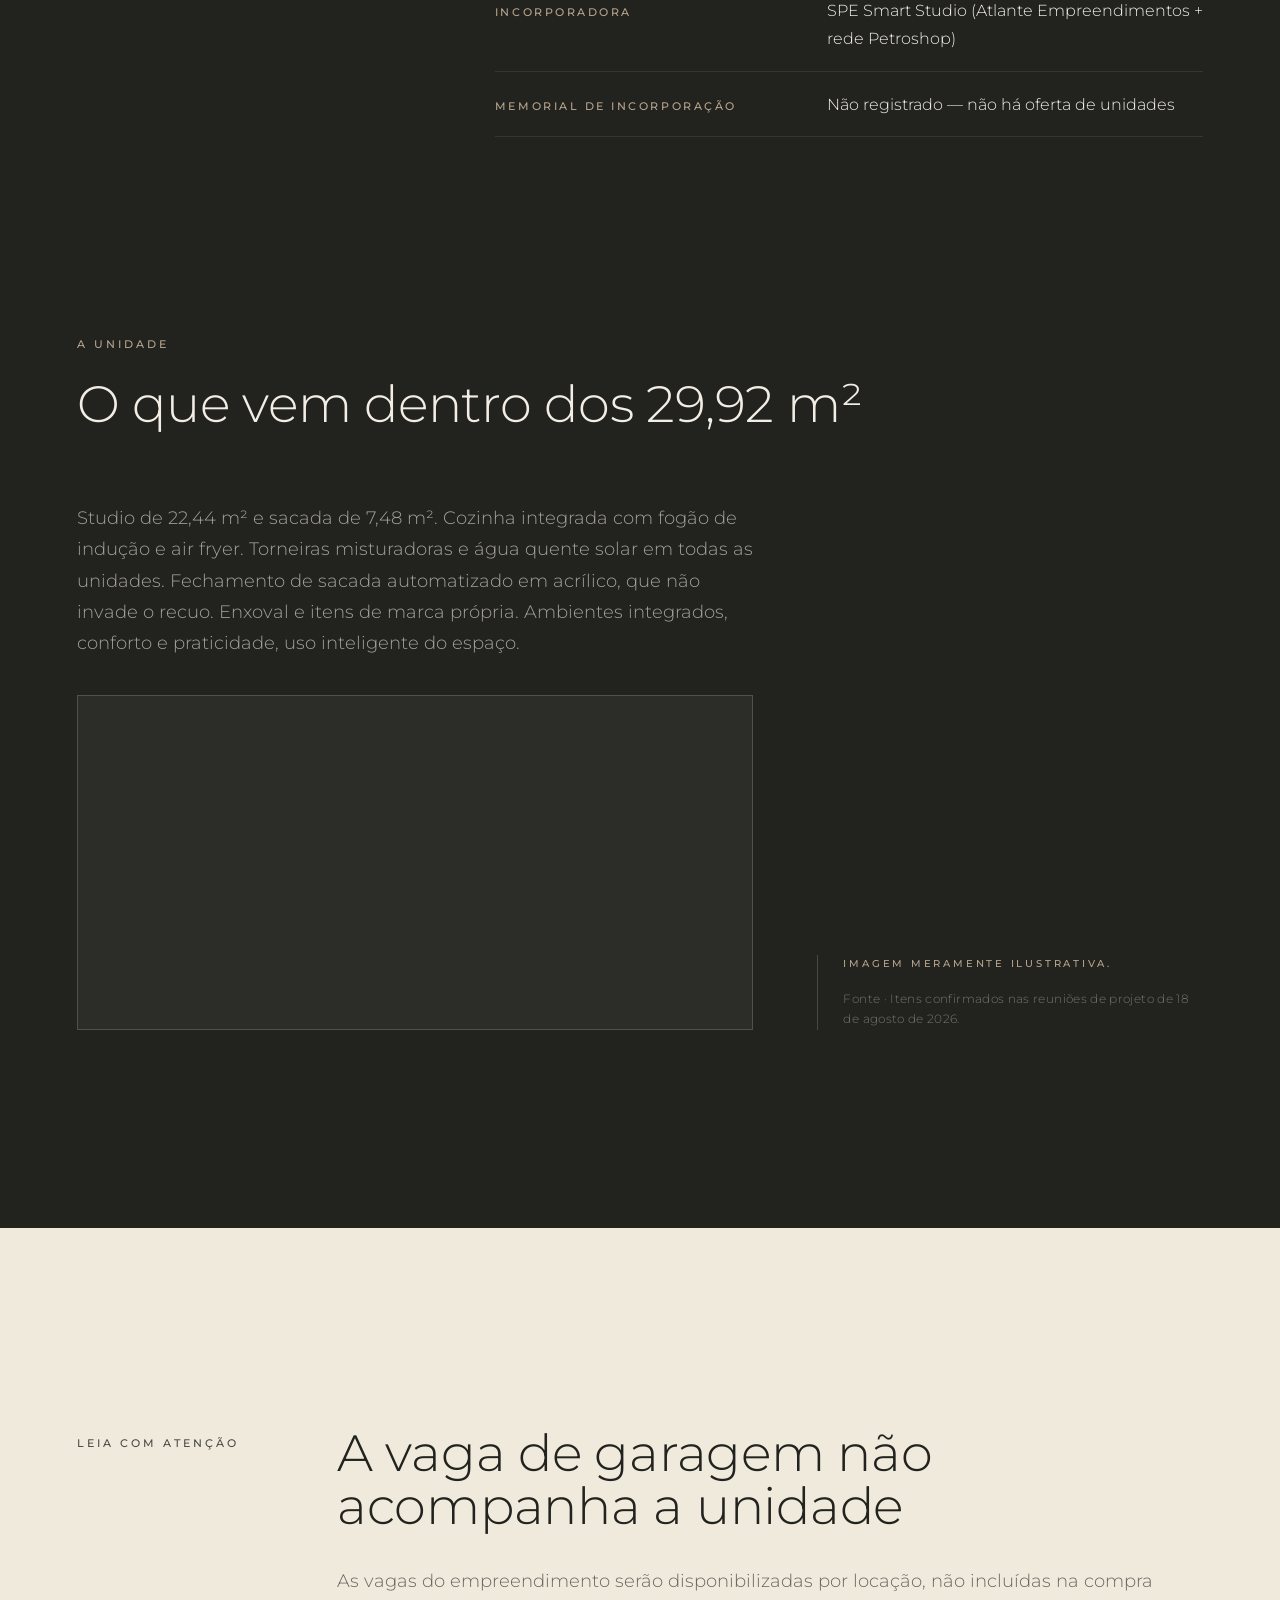
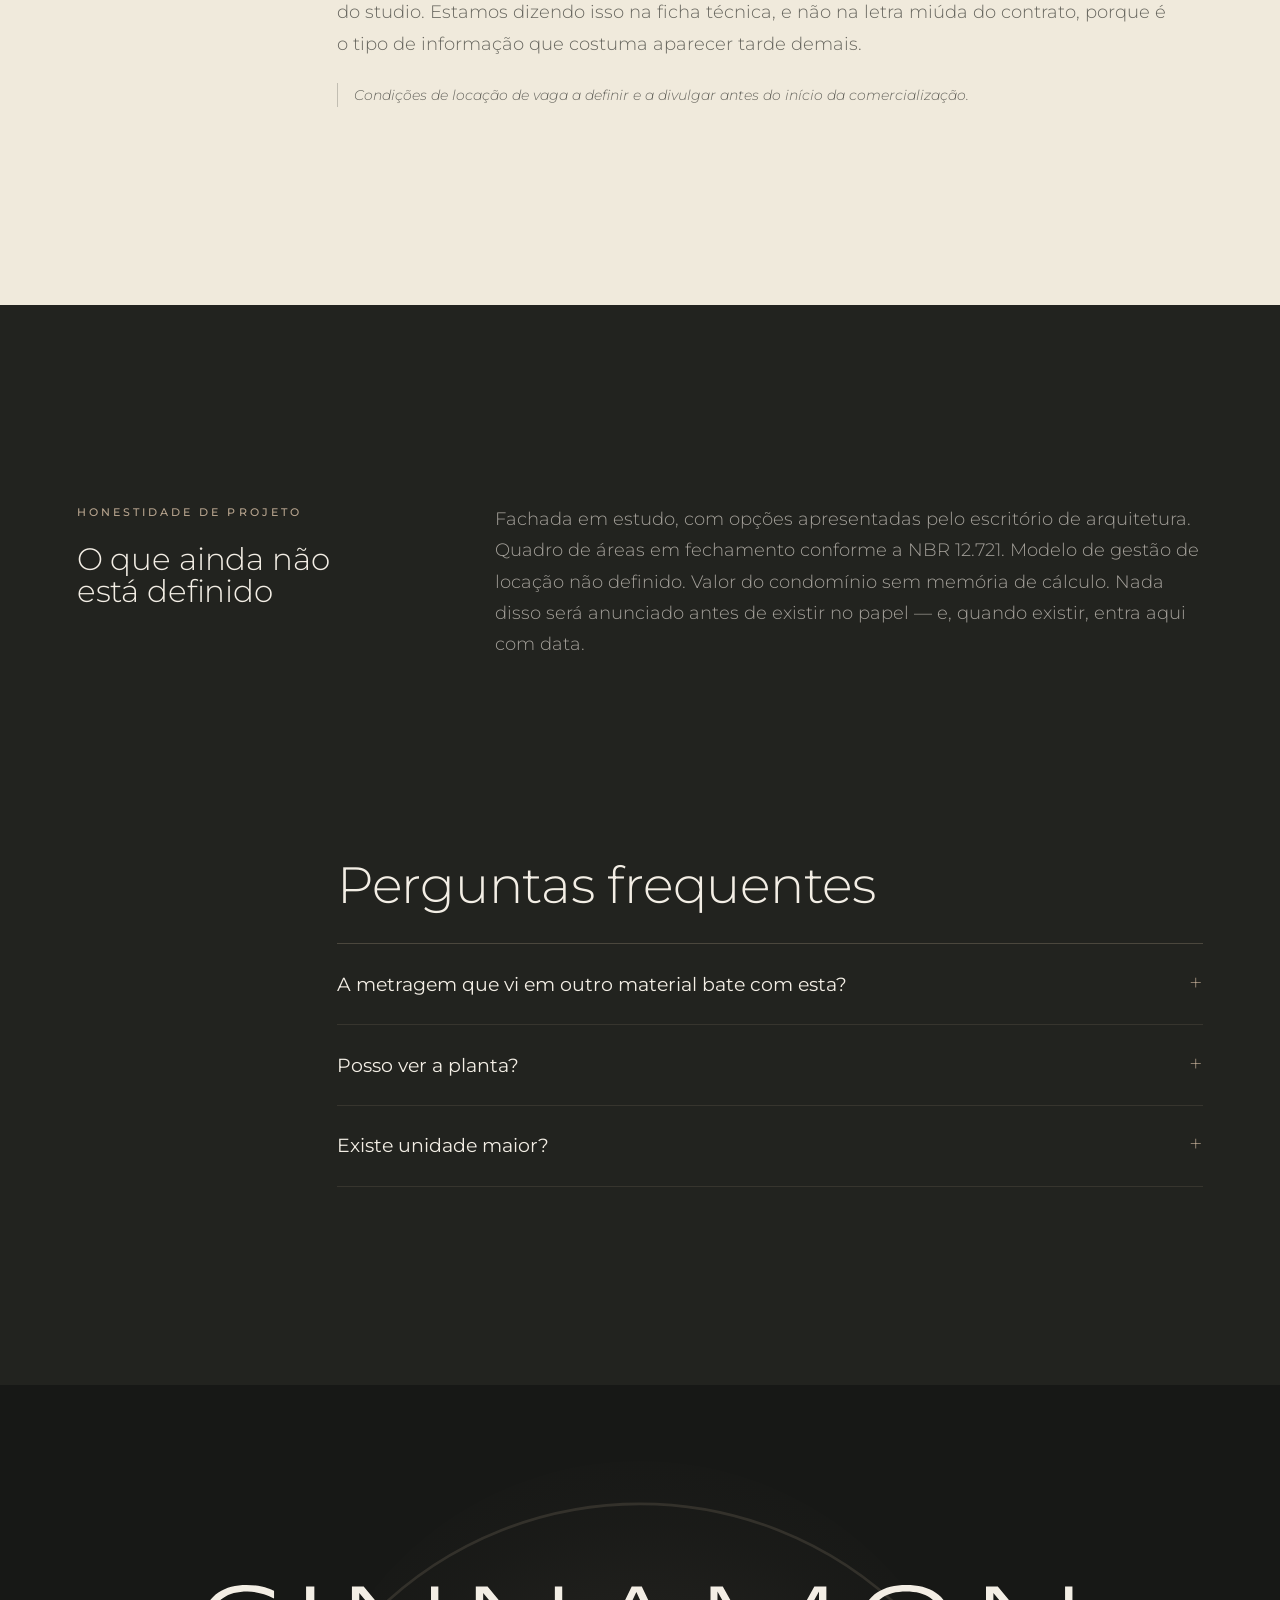
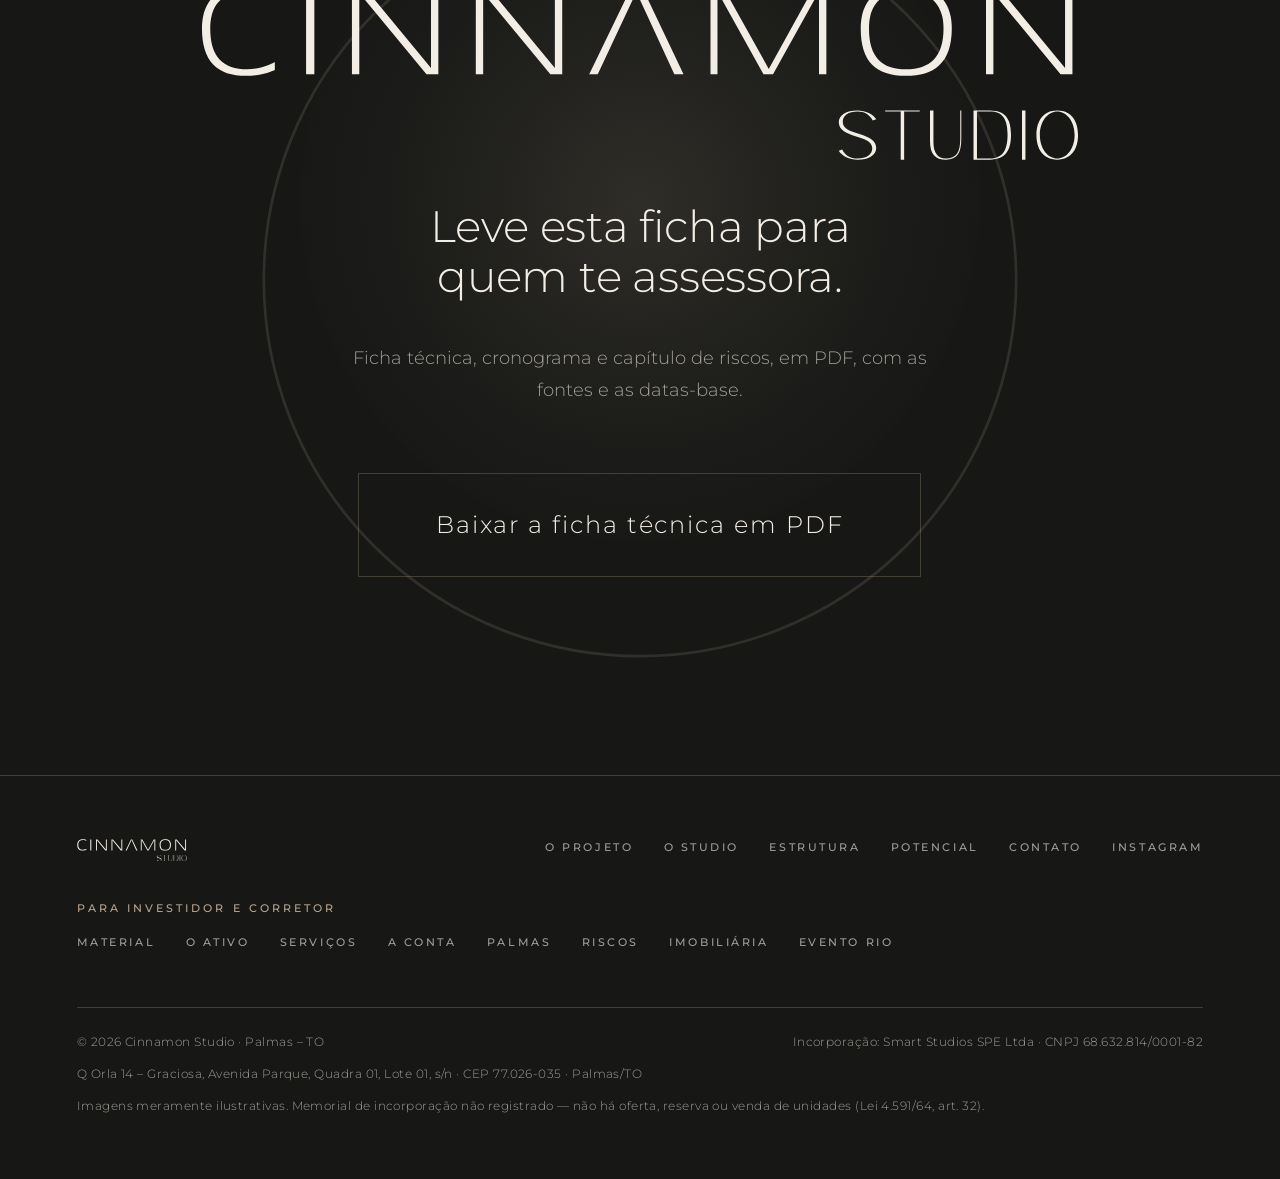
<file: o-ativo.html>
<!DOCTYPE html>
<html lang="pt-BR">
<head>
  <meta charset="UTF-8">
  <meta name="viewport" content="width=device-width, initial-scale=1">
  <title>Cinnamon Studio · O ativo</title>
  <meta name="description" content="Área, tipologia, prazo, condições e o que ainda não está definido. Se um dado desta página mudar, ele muda com aviso e com data.">
  <meta name="theme-color" content="#22231f">
  <meta name="robots" content="noindex">
  <!-- AJUSTAR: remover noindex quando o memorial de incorporação estiver
       registrado e a comercialização, autorizada (Lei 4.591/64 art. 32). -->
  <link rel="icon" href="/favicon.ico" sizes="any">
  <link rel="icon" type="image/svg+xml" href="/img/favicon.svg">
  <link rel="icon" type="image/png" sizes="32x32" href="/img/favicon-32.png">
  <link rel="icon" type="image/png" sizes="16x16" href="/img/favicon-16.png">
  <link rel="apple-touch-icon" sizes="180x180" href="/img/favicon-180.png">
  <link rel="manifest" href="/site.webmanifest">
  <meta property="og:type" content="website">
  <meta property="og:site_name" content="Cinnamon Studio">
  <meta property="og:locale" content="pt_BR">
  <meta property="og:title" content="Os números do ativo, do jeito que vão para o contrato.">
  <meta property="og:description" content="Área, tipologia, prazo, condições e o que ainda não está definido. Se um dado desta página mudar, ele muda com aviso e com data.">
  <meta property="og:url" content="https://www.cinnamonstudio.com.br/o-ativo">
  <meta property="og:image" content="https://www.cinnamonstudio.com.br/img/og-cinnamon.jpg">
  <meta property="og:image:type" content="image/jpeg">
  <meta property="og:image:width" content="1200">
  <meta property="og:image:height" content="630">
  <meta property="og:image:alt" content="Wordmark Cinnamon Studio sobre a fachada da torre ao entardecer.">
  <meta name="twitter:card" content="summary_large_image">
  <meta name="twitter:title" content="Os números do ativo, do jeito que vão para o contrato.">
  <meta name="twitter:description" content="Área, tipologia, prazo, condições e o que ainda não está definido. Se um dado desta página mudar, ele muda com aviso e com data.">
  <meta name="twitter:image" content="https://www.cinnamonstudio.com.br/img/og-cinnamon.jpg">
  <link rel="preconnect" href="https://fonts.googleapis.com">
  <link rel="preconnect" href="https://fonts.gstatic.com" crossorigin>
  <link rel="preconnect" href="https://cdn.jsdelivr.net">
  <link href="https://fonts.googleapis.com/css2?family=Montserrat:wght@200;300;400;500;600&display=swap" rel="stylesheet">
  <link rel="stylesheet" href="/css/style.css?v=47615a69">

  <!-- O hambúrguer NÃO pode depender de rede: /js/menu.js é <script defer>
       e, atrás do bundle do CDN, deixava o header sem botão o download
       inteiro em 4G frio. Esta linha roda antes do primeiro paint. Sem JS
       a classe não entra e a navegação segue pelo rodapé. -->
  <script>
    document.documentElement.classList.add('has-menu');
    document.addEventListener('click', function (ev) {
      if (window.__menuPronto) return;
      var alvo = ev.target && ev.target.closest && ev.target.closest('[data-menu-toggle]');
      if (alvo) window.__menuPendente = true;
    }, true);
  </script>

  <!-- Meta Pixel — 1953789878618915 (Cinnamon Studio).
       Fim do <head>, depois do CSS e das preconnects: o snippet injeta o
       script como async, então a conexão com o connect.facebook.net não
       disputa banda com o primeiro paint.
       AJUSTAR: sob a LGPD, disparar PageView antes do consentimento é
       decisão do cliente com o jurídico. Se precisar consentir antes,
       mover o fbq('track','PageView') para depois do aceite. -->
  <script>
  !function(f,b,e,v,n,t,s)
  {if(f.fbq)return;n=f.fbq=function(){n.callMethod?
  n.callMethod.apply(n,arguments):n.queue.push(arguments)};
  if(!f._fbq)f._fbq=n;n.push=n;n.loaded=!0;n.version='2.0';
  n.queue=[];t=b.createElement(e);t.async=!0;
  t.src=v;s=b.getElementsByTagName(e)[0];
  s.parentNode.insertBefore(t,s)}(window, document,'script',
  'https://connect.facebook.net/en_US/fbevents.js');
  fbq('init', '1953789878618915');
  fbq('track', 'PageView');
  </script>
</head>
<body class="page">

  <noscript><img height="1" width="1" style="display:none" alt=""
    src="https://www.facebook.com/tr?id=1953789878618915&amp;ev=PageView&amp;noscript=1"></noscript>

  <svg class="logo-sprite" aria-hidden="true" focusable="false">
    <defs>
      <g id="logo-cinnamon">
        <g class="logo__main">
          <path class="logo__ltr" d="M160.42849999999999 536.76774V528.4665600000001C157.48291999999998 530.47491 144.89726 536.09829 132.17771 536.09829C106.33694 536.09829 93.4835 522.8431800000001 93.4835 493.7890500000001C93.4835 468.34995000000004 106.8725 455.49651000000006 132.17771 455.49651000000006C144.76337 455.49651000000006 156.81347 461.25378000000006 159.62516 462.86046000000005V454.8270600000001C157.61681 453.8898300000001 147.57506 448.66812000000004 130.9727 448.66812000000004C105.66749 448.66812000000004 84.91454 461.6554500000001 84.91454 493.7890500000001C84.91454 527.931 100.71356 542.92668 130.9727 542.92668C146.37005 542.92668 158.15237 537.97275 160.42849999999999 536.76774Z"/>
          <path class="logo__ltr" d="M201.39883999999995 541.32V450.2748H192.82987999999997V541.32Z"/>
          <path class="logo__ltr" d="M329.93323999999996 541.32V450.2748H322.30150999999995V534.75939L252.54481999999996 450.2748H240.36082999999996V541.32H247.99255999999997V456.9693000000001L317.61535999999995 541.32Z"/>
          <path class="logo__ltr" d="M458.3337499999999 541.32V450.2748H450.70201999999995V534.75939L380.9453299999999 450.2748H368.7613399999999V541.32H376.3930699999999V456.9693000000001L446.01586999999995 541.32Z"/>
          <path class="logo__ltr" d="M584.0564599999999 541.32 540.80999 450.2748H530.3665699999999L486.31675999999993 541.32H495.1534999999999L535.18661 455.8981800000001L574.55027 541.32Z"/>
          <path class="logo__ltr" d="M732.1387999999998 541.32V450.2748H719.6870299999998L672.4238599999999 535.69662L624.7590199999999 450.2748H612.0394699999998V541.32H619.2695299999998V455.49651000000006L666.9343699999998 541.32H676.8422299999999L724.5070699999999 455.49651000000006V541.32Z"/>
          <path class="logo__ltr" d="M862.1459899999998 493.7890500000001C862.1459899999998 462.19101000000006 843.1336099999997 448.66812000000004 814.8828199999998 448.66812000000004C787.9709299999998 448.66812000000004 767.7535399999998 461.5215600000001 767.7535399999998 493.7890500000001C767.7535399999998 527.7971100000001 783.0169999999998 542.92668 814.8828199999998 542.92668C843.1336099999997 542.92668 862.1459899999998 530.07324 862.1459899999998 493.7890500000001ZM853.5770299999998 493.7890500000001C853.5770299999998 523.5126300000001 839.3846899999998 536.09829 814.8828199999998 536.09829C789.7114999999998 536.09829 776.3224999999998 523.64652 776.3224999999998 493.7890500000001C776.3224999999998 467.81439000000006 790.2470599999998 455.49651000000006 814.8828199999998 455.49651000000006C839.1169099999997 455.49651000000006 853.5770299999998 467.68050000000005 853.5770299999998 493.7890500000001Z"/>
          <path class="logo__ltr" d="M987.1992499999998 541.32V450.2748H979.5675199999998V534.75939L909.8108299999998 450.2748H897.6268399999998V541.32H905.2585699999998V456.9693000000001L974.8813699999998 541.32Z"/>
        </g>
        <g class="logo__sub">
          <path class="logo__ltr" d="M744.9853999999999 591.13166C744.9853999999999 608.1651899999999 779.6938899999999 603.60391 779.6938899999999 618.07172C779.6938899999999 624.4860199999999 773.7072099999999 628.69095 764.44211 628.69095C757.0300299999999 628.69095 751.3996999999999 625.19872 748.47763 619.28331L744.9853999999999 620.5661699999999C748.2638199999999 626.05396 756.03225 629.76 764.44211 629.76C776.0591199999999 629.76 783.82755 624.91364 783.82755 617.57283C783.82755 600.5393 749.11906 605.10058 749.11906 590.6327699999999C749.11906 584.1472 755.10574 579.94227 764.44211 579.94227C771.71165 579.94227 777.2707099999999 583.36323 780.26405 589.20737L783.82755 587.99578C780.6203999999999 582.50799 772.8519699999999 578.87322 764.44211 578.87322C752.68256 578.87322 744.9853999999999 583.71958 744.9853999999999 591.13166Z"/>
          <path class="logo__ltr" d="M793.09265 578.87322V579.94227H809.19967V629.76H812.7631700000001V579.94227H828.87019V578.87322Z"/>
          <path class="logo__ltr" d="M839.56069 578.87322V610.37456C839.56069 624.12967 845.0484799999999 629.76 856.09533 629.76C867.64107 629.76 871.98854 623.2744299999999 871.98854 607.95138V578.87322H870.91949V608.1651899999999C870.91949 622.0628399999999 866.92837 628.69095 855.9527899999999 628.69095C847.6142 628.69095 843.12419 622.27665 843.12419 611.9425V578.87322Z"/>
          <path class="logo__ltr" d="M884.6746 629.76H901.92194C917.24499 629.47492 923.51675 621.13633 923.51675 604.03153C923.51675 586.2853 916.7461 579.1582999999999 901.92194 578.87322H884.6746ZM888.2381 628.69095V579.94227H901.49432C914.18038 579.79973 919.95325 586.85546 919.95325 604.03153C919.95325 620.92252 914.32292 628.69095 901.49432 628.69095Z"/>
          <path class="logo__ltr" d="M938.4834500000001 629.76V578.87322H934.9199500000001V629.76Z"/>
          <path class="logo__ltr" d="M971.4814600000001 629.76C986.5907000000001 629.76 993.0050000000001 618.1429899999999 993.0050000000001 604.31661C993.0050000000001 590.41896 986.5907000000001 578.87322 971.4814600000001 578.87322C956.3009500000001 578.87322 949.88665 590.41896 949.88665 604.31661C949.88665 618.1429899999999 956.3009500000001 629.76 971.4814600000001 629.76ZM971.4814600000001 579.94227C980.67529 579.94227 989.4415 589.34991 989.4415 604.31661C989.4415 619.28331 980.67529 628.69095 971.4814600000001 628.69095C962.21636 628.69095 953.45015 619.28331 953.45015 604.31661C953.45015 589.34991 962.21636 579.94227 971.4814600000001 579.94227Z"/>
        </g>
      </g>
    </defs>
  </svg>

  <!-- grain global de filme — mesmo do index (o CSS o desliga no mobile) -->
  <div class="grain" aria-hidden="true"></div>

  <!-- cursor customizado — a lógica vive em js/ui.js; sem JS não aparece -->
  <div class="cursor-ring" aria-hidden="true"></div>
  <div class="cursor-dot" aria-hidden="true"></div>

  <header class="site-header">
    <a href="/" class="wordmark" aria-label="Cinnamon Studio — página inicial">
      <svg class="wordmark__art" viewBox="82.91 446.67 912.09 185.09" aria-hidden="true" focusable="false"><use href="#logo-cinnamon"/></svg>
    </a>
    <!-- "Entre em contato" vive no rodapé do drawer -->
    <button class="header-menu-btn" type="button" data-menu-toggle
            aria-expanded="false" aria-controls="menu-overlay"><span class="menu-icon" aria-hidden="true"><span></span><span></span><span></span></span><span class="header-menu-btn__txt">Menu</span></button>
  </header>

  <div class="menu-overlay" id="menu-overlay" hidden>
    <div class="menu-overlay__scrim" data-menu-close aria-hidden="true"></div>
    <aside class="menu-panel" role="dialog" aria-modal="true" aria-label="Menu de navegação">
      <div class="menu-overlay__bar">
        <span class="wordmark" aria-hidden="true"><svg class="wordmark__art" viewBox="82.91 446.67 912.09 185.09" aria-hidden="true" focusable="false"><use href="#logo-cinnamon"/></svg></span>
        <button class="header-menu-btn" type="button" data-menu-close>Fechar</button>
      </div>
      <nav aria-label="Páginas do site"><ul class="menu-list"><li><a href="/">Início</a></li><li><a href="/landing">Material</a></li><li><a href="/o-ativo" aria-current="page">O Ativo</a></li><li><a href="/os-servicos">Os Serviços</a></li><li><a href="/a-conta">A Conta</a></li><li><a href="/palmas">Palmas</a></li><li><a href="/riscos">Riscos</a></li><li><a href="/area-da-imobiliaria">Área da Imobiliária</a></li><li><a href="/evento-rio">Evento Rio</a></li></ul></nav>
      <div class="menu-overlay__foot">
        <p class="menu-overlay__tag">Seu espaço. Seu ritmo.</p>
        <a class="cta-link" href="https://form.respondi.app/RwKMw19v" rel="noopener">Entre em contato</a>
      </div>
    </aside>
  </div>

  <main class="page">
    <section class="page-hero"><div class="container"><p class="eyebrow">Ficha técnica</p><h1 class="display-2">Os números do ativo, do jeito que vão para o contrato.</h1><p class="page-hero__lead caption">Área, tipologia, prazo, condições e o que ainda não está definido. Se um dado desta página mudar, ele muda com aviso e com data.</p><div class="cta-row"><a class="cta-btn" href="https://form.respondi.app/RwKMw19v" rel="noopener">Falar com um consultor</a><a class="cta-link" href="https://form.respondi.app/RwKMw19v" rel="noopener">Baixar a ficha técnica em PDF</a></div></div></section><div id="conteudo"></div><!-- STATUS DO DECK: Falta o quadro NBR e a fachada --><section class="section sec sec--ficha" id="s-01"><div class="container"><div class="section-head"><p class="eyebrow">Identificação</p><h2 class="display-2">O empreendimento</h2></div><div class="sec__corpo"><p class="sec-body">Cinnamon Studio. 510 studios em torre única, formato L, com três subsolos. Cruzamento da Avenida JK com a NS-15, orla da Graciosa, Palmas – Tocantins. Incorporação pela SPE Smart Studio, formada pela Atlante Empreendimentos e pela rede Petroshop. Fundação e escavação iniciadas em agosto de 2026.</p><div class="tabela"><div class="tabela__linha"><p class="tabela__chave">Unidades</p><p class="tabela__valor">510 studios</p></div><div class="tabela__linha"><p class="tabela__chave">Área privativa</p><p class="tabela__valor">29,92 m² — studio de 22,44 m² e sacada de 7,48 m²</p></div><div class="tabela__linha"><p class="tabela__chave">Tipologia</p><p class="tabela__valor">Studio único</p></div><div class="tabela__linha"><p class="tabela__chave">Preço por m² (à vista)</p><p class="tabela__valor">R$ 16.711</p></div><div class="tabela__linha"><p class="tabela__chave">Torre</p><p class="tabela__valor">Formato L, três subsolos</p></div><div class="tabela__linha"><p class="tabela__chave">Método construtivo</p><p class="tabela__valor">Estrutura metálica pré-fabricada com kits de parede montados no local</p></div><div class="tabela__linha"><p class="tabela__chave">Prazo de obra</p><p class="tabela__valor">15 meses</p></div><div class="tabela__linha"><p class="tabela__chave">Carência legal</p><p class="tabela__valor">6 meses</p></div><div class="tabela__linha"><p class="tabela__chave">Incorporadora</p><p class="tabela__valor">SPE Smart Studio (Atlante Empreendimentos + rede Petroshop)</p></div><div class="tabela__linha"><p class="tabela__chave">Memorial de incorporação</p><p class="tabela__valor">Não registrado — não há oferta de unidades</p></div></div></div></div></section><section class="section sec sec--prova" id="s-02"><div class="container"><div class="section-head"><p class="eyebrow">A unidade</p><h2 class="display-2">O que vem dentro dos 29,92 m²</h2></div><div class="sec__corpo"><p class="sec-body">Studio de 22,44 m² e sacada de 7,48 m². Cozinha integrada com fogão de indução e air fryer. Torneiras misturadoras e água quente solar em todas as unidades. Fechamento de sacada automatizado em acrílico, que não invade o recuo. Enxoval e itens de marca própria. Ambientes integrados, conforto e praticidade, uso inteligente do espaço.</p></div><figure class="prova"><div class="prova__frame"><picture><source media="(max-width: 768px)" srcset="/img/planta-alt-1100.webp"><img src="/img/planta-alt-2200.webp" width="2200" height="1088" sizes="100vw" alt="Planta humanizada do studio vista de cima — sacada com poltronas e mesa redonda à esquerda, cama de casal ao centro, cozinha linear ao fundo e banheiro com box de vidro à direita." loading="lazy" style="object-position:50% 50%;" decoding="async"></picture></div></figure><div class="prova__legenda"><span class="rotulo">Imagem meramente ilustrativa.</span><p class="fonte">Fonte · Itens confirmados nas reuniões de projeto de 18 de agosto de 2026.</p></div></div></section><!-- BLOQUEADO NO DECK, fora do ar: Preço e formas de pagamento --><!-- BLOQUEADO NO DECK, fora do ar: As primeiras cinquenta unidades à vista são entregues mobiliadas --><section class="section section--claro sec sec--claro" id="s-03"><div class="container"><div class="section-head"><p class="eyebrow">Leia com atenção</p><h2 class="display-2">A vaga de garagem não acompanha a unidade</h2></div><p class="sec-body">As vagas do empreendimento serão disponibilizadas por locação, não incluídas na compra do studio. Estamos dizendo isso na ficha técnica, e não na letra miúda do contrato, porque é o tipo de informação que costuma aparecer tarde demais.</p><p class="ressalva">Condições de locação de vaga a definir e a divulgar antes do início da comercialização.</p></div></section><section class="section sec sec--ficha" id="s-04"><div class="container"><div class="section-head"><p class="eyebrow">Honestidade de projeto</p><h2 class="display-2">O que ainda não está definido</h2></div><div class="sec__corpo"><p class="sec-body">Fachada em estudo, com opções apresentadas pelo escritório de arquitetura. Quadro de áreas em fechamento conforme a NBR 12.721. Modelo de gestão de locação não definido. Valor do condomínio sem memória de cálculo. Nada disso será anunciado antes de existir no papel — e, quando existir, entra aqui com data.</p></div></div></section><section class="section sec sec--quiet" id="s-05"><div class="container"><div class="section-head"><h2 class="display-2">Perguntas frequentes</h2></div><div class="faq-list"><details><summary>A metragem que vi em outro material bate com esta?</summary><p>Se não bater, vale esta página — e queremos saber onde você viu o outro número. A metragem oficial é a do quadro de áreas registrado conforme a NBR 12.721.</p></details><details><summary>Posso ver a planta?</summary><p>A planta está no material completo. Imagens e plantas em fase de projeto são ilustrativas até o registro do memorial.</p></details><details><summary>Existe unidade maior?</summary><p>Hoje o projeto tem uma tipologia única de studio. Se houver mix de tipologias, ele será anunciado aqui.</p></details></div></div></section><section class="finale" aria-label="Fechamento"><span class="finale__glow" aria-hidden="true"></span><svg class="ring ring--finale" viewBox="0 0 100 100" aria-hidden="true" focusable="false"><circle cx="50" cy="50" r="49.5" fill="none" stroke="currentColor" stroke-width="0.35"/></svg><div class="finale__inner container"><p class="wordmark">
          <span class="sr-only">Cinnamon Studio</span>
          <svg class="wordmark__art" viewBox="82.91 446.67 912.09 185.09" aria-hidden="true" focusable="false">
    <defs><clipPath id="logo-clip-finale"><rect x="82.91" y="446.67" width="912.09" height="185.09"/></clipPath></defs>
    <g clip-path="url(#logo-clip-finale)">
  <g class="wordmark__main logo__main">
    <path class="logo__ltr" d="M160.42849999999999 536.76774V528.4665600000001C157.48291999999998 530.47491 144.89726 536.09829 132.17771 536.09829C106.33694 536.09829 93.4835 522.8431800000001 93.4835 493.7890500000001C93.4835 468.34995000000004 106.8725 455.49651000000006 132.17771 455.49651000000006C144.76337 455.49651000000006 156.81347 461.25378000000006 159.62516 462.86046000000005V454.8270600000001C157.61681 453.8898300000001 147.57506 448.66812000000004 130.9727 448.66812000000004C105.66749 448.66812000000004 84.91454 461.6554500000001 84.91454 493.7890500000001C84.91454 527.931 100.71356 542.92668 130.9727 542.92668C146.37005 542.92668 158.15237 537.97275 160.42849999999999 536.76774Z"/>
    <path class="logo__ltr" d="M201.39883999999995 541.32V450.2748H192.82987999999997V541.32Z"/>
    <path class="logo__ltr" d="M329.93323999999996 541.32V450.2748H322.30150999999995V534.75939L252.54481999999996 450.2748H240.36082999999996V541.32H247.99255999999997V456.9693000000001L317.61535999999995 541.32Z"/>
    <path class="logo__ltr" d="M458.3337499999999 541.32V450.2748H450.70201999999995V534.75939L380.9453299999999 450.2748H368.7613399999999V541.32H376.3930699999999V456.9693000000001L446.01586999999995 541.32Z"/>
    <path class="logo__ltr" d="M584.0564599999999 541.32 540.80999 450.2748H530.3665699999999L486.31675999999993 541.32H495.1534999999999L535.18661 455.8981800000001L574.55027 541.32Z"/>
    <path class="logo__ltr" d="M732.1387999999998 541.32V450.2748H719.6870299999998L672.4238599999999 535.69662L624.7590199999999 450.2748H612.0394699999998V541.32H619.2695299999998V455.49651000000006L666.9343699999998 541.32H676.8422299999999L724.5070699999999 455.49651000000006V541.32Z"/>
    <path class="logo__ltr" d="M862.1459899999998 493.7890500000001C862.1459899999998 462.19101000000006 843.1336099999997 448.66812000000004 814.8828199999998 448.66812000000004C787.9709299999998 448.66812000000004 767.7535399999998 461.5215600000001 767.7535399999998 493.7890500000001C767.7535399999998 527.7971100000001 783.0169999999998 542.92668 814.8828199999998 542.92668C843.1336099999997 542.92668 862.1459899999998 530.07324 862.1459899999998 493.7890500000001ZM853.5770299999998 493.7890500000001C853.5770299999998 523.5126300000001 839.3846899999998 536.09829 814.8828199999998 536.09829C789.7114999999998 536.09829 776.3224999999998 523.64652 776.3224999999998 493.7890500000001C776.3224999999998 467.81439000000006 790.2470599999998 455.49651000000006 814.8828199999998 455.49651000000006C839.1169099999997 455.49651000000006 853.5770299999998 467.68050000000005 853.5770299999998 493.7890500000001Z"/>
    <path class="logo__ltr" d="M987.1992499999998 541.32V450.2748H979.5675199999998V534.75939L909.8108299999998 450.2748H897.6268399999998V541.32H905.2585699999998V456.9693000000001L974.8813699999998 541.32Z"/>
  </g>
  <g class="wordmark__sub logo__sub">
    <path class="logo__ltr" d="M744.9853999999999 591.13166C744.9853999999999 608.1651899999999 779.6938899999999 603.60391 779.6938899999999 618.07172C779.6938899999999 624.4860199999999 773.7072099999999 628.69095 764.44211 628.69095C757.0300299999999 628.69095 751.3996999999999 625.19872 748.47763 619.28331L744.9853999999999 620.5661699999999C748.2638199999999 626.05396 756.03225 629.76 764.44211 629.76C776.0591199999999 629.76 783.82755 624.91364 783.82755 617.57283C783.82755 600.5393 749.11906 605.10058 749.11906 590.6327699999999C749.11906 584.1472 755.10574 579.94227 764.44211 579.94227C771.71165 579.94227 777.2707099999999 583.36323 780.26405 589.20737L783.82755 587.99578C780.6203999999999 582.50799 772.8519699999999 578.87322 764.44211 578.87322C752.68256 578.87322 744.9853999999999 583.71958 744.9853999999999 591.13166Z"/>
    <path class="logo__ltr" d="M793.09265 578.87322V579.94227H809.19967V629.76H812.7631700000001V579.94227H828.87019V578.87322Z"/>
    <path class="logo__ltr" d="M839.56069 578.87322V610.37456C839.56069 624.12967 845.0484799999999 629.76 856.09533 629.76C867.64107 629.76 871.98854 623.2744299999999 871.98854 607.95138V578.87322H870.91949V608.1651899999999C870.91949 622.0628399999999 866.92837 628.69095 855.9527899999999 628.69095C847.6142 628.69095 843.12419 622.27665 843.12419 611.9425V578.87322Z"/>
    <path class="logo__ltr" d="M884.6746 629.76H901.92194C917.24499 629.47492 923.51675 621.13633 923.51675 604.03153C923.51675 586.2853 916.7461 579.1582999999999 901.92194 578.87322H884.6746ZM888.2381 628.69095V579.94227H901.49432C914.18038 579.79973 919.95325 586.85546 919.95325 604.03153C919.95325 620.92252 914.32292 628.69095 901.49432 628.69095Z"/>
    <path class="logo__ltr" d="M938.4834500000001 629.76V578.87322H934.9199500000001V629.76Z"/>
    <path class="logo__ltr" d="M971.4814600000001 629.76C986.5907000000001 629.76 993.0050000000001 618.1429899999999 993.0050000000001 604.31661C993.0050000000001 590.41896 986.5907000000001 578.87322 971.4814600000001 578.87322C956.3009500000001 578.87322 949.88665 590.41896 949.88665 604.31661C949.88665 618.1429899999999 956.3009500000001 629.76 971.4814600000001 629.76ZM971.4814600000001 579.94227C980.67529 579.94227 989.4415 589.34991 989.4415 604.31661C989.4415 619.28331 980.67529 628.69095 971.4814600000001 628.69095C962.21636 628.69095 953.45015 619.28331 953.45015 604.31661C953.45015 589.34991 962.21636 579.94227 971.4814600000001 579.94227Z"/>
  </g>
    </g>
        </svg>
        </p><h2 class="display-3 finale__titulo">Leve esta ficha para quem te assessora.</h2><p class="finale__texto caption">Ficha técnica, cronograma e capítulo de riscos, em PDF, com as fontes e as datas-base.</p><a class="cta-major" href="https://form.respondi.app/RwKMw19v" rel="noopener">Baixar a ficha técnica em PDF</a></div></section>
  </main>

  <footer class="site-footer">
    <div class="container">
      <div class="site-footer__top">
        <p class="wordmark">
          <svg class="wordmark__art" viewBox="82.91 446.67 912.09 185.09" aria-hidden="true" focusable="false"><use href="#logo-cinnamon"/></svg>
          <span class="sr-only">Cinnamon Studio</span>
        </p>
        <nav class="footer-nav" aria-label="Navegação do rodapé">
          <a href="/#projeto">O Projeto</a>
          <a href="/#studio">O Studio</a>
          <a href="/#estrutura">Estrutura</a>
          <a href="/#potencial">Potencial</a>
          <a href="/#contato">Contato</a>
          <a href="https://www.instagram.com/cinnamonstudiobr/" rel="noopener">Instagram</a>
        </nav>
      </div>
      <p class="eyebrow" style="margin-top:2.4rem;">Para investidor e corretor</p>
      <nav class="footer-nav" aria-label="Material completo para investidor e corretor" style="margin-top:1rem;"><a href="/landing">Material</a><a href="/o-ativo" aria-current="page">O Ativo</a><a href="/os-servicos">Serviços</a><a href="/a-conta">A Conta</a><a href="/palmas">Palmas</a><a href="/riscos">Riscos</a><a href="/area-da-imobiliaria">Imobiliária</a><a href="/evento-rio">Evento Rio</a></nav>
      <div class="site-footer__legal">
        <p>© 2026 Cinnamon Studio · Palmas – TO</p>
        <p>Incorporação: Smart Studios SPE Ltda · CNPJ 68.632.814/0001-82</p>
        <p>Q Orla 14 – Graciosa, Avenida Parque, Quadra 01, Lote 01, s/n · CEP 77.026-035 · Palmas/TO</p>
        <!-- AJUSTAR: incluir nº do memorial de incorporação quando registrado -->
        <p>Imagens meramente ilustrativas. Memorial de incorporação não registrado — não há oferta, reserva ou venda de unidades (Lei 4.591/64, art. 32).</p>
      </div>
    </div>
  </footer>

  <script defer src="/js/menu.js?v=77aedfef"></script>
  <script defer src="https://cdn.jsdelivr.net/combine/npm/gsap@3.15.0/dist/gsap.min.js,npm/gsap@3.15.0/dist/ScrollTrigger.min.js,npm/lenis@1.3.26/dist/lenis.min.js"></script>
  <script defer src="/js/lenis-setup.js?v=3bfc2a40"></script>
  <script defer src="/js/ui.js?v=0cb20cbb"></script>
  <script defer src="/js/pages.js?v=6b60141f"></script>
  <script defer src="/js/forms.js?v=85dde935"></script>
</body>
</html>
</file>
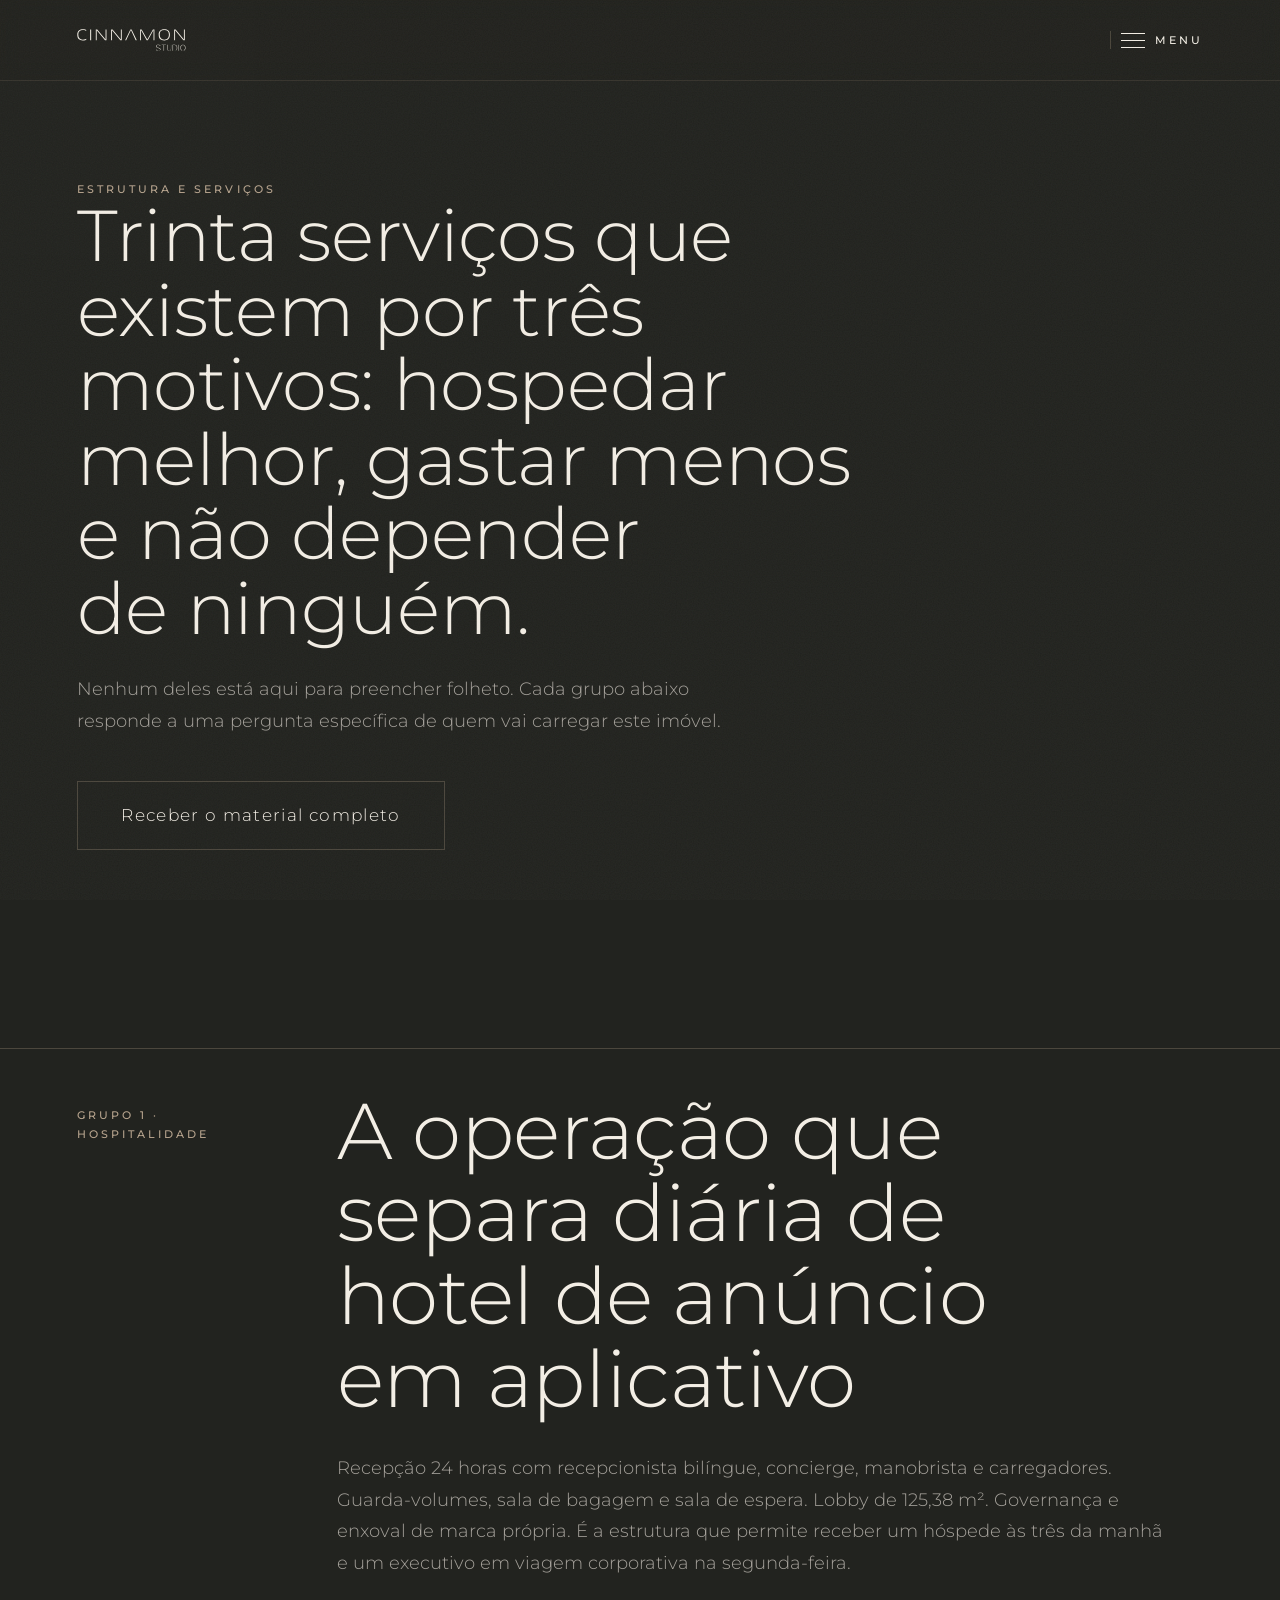
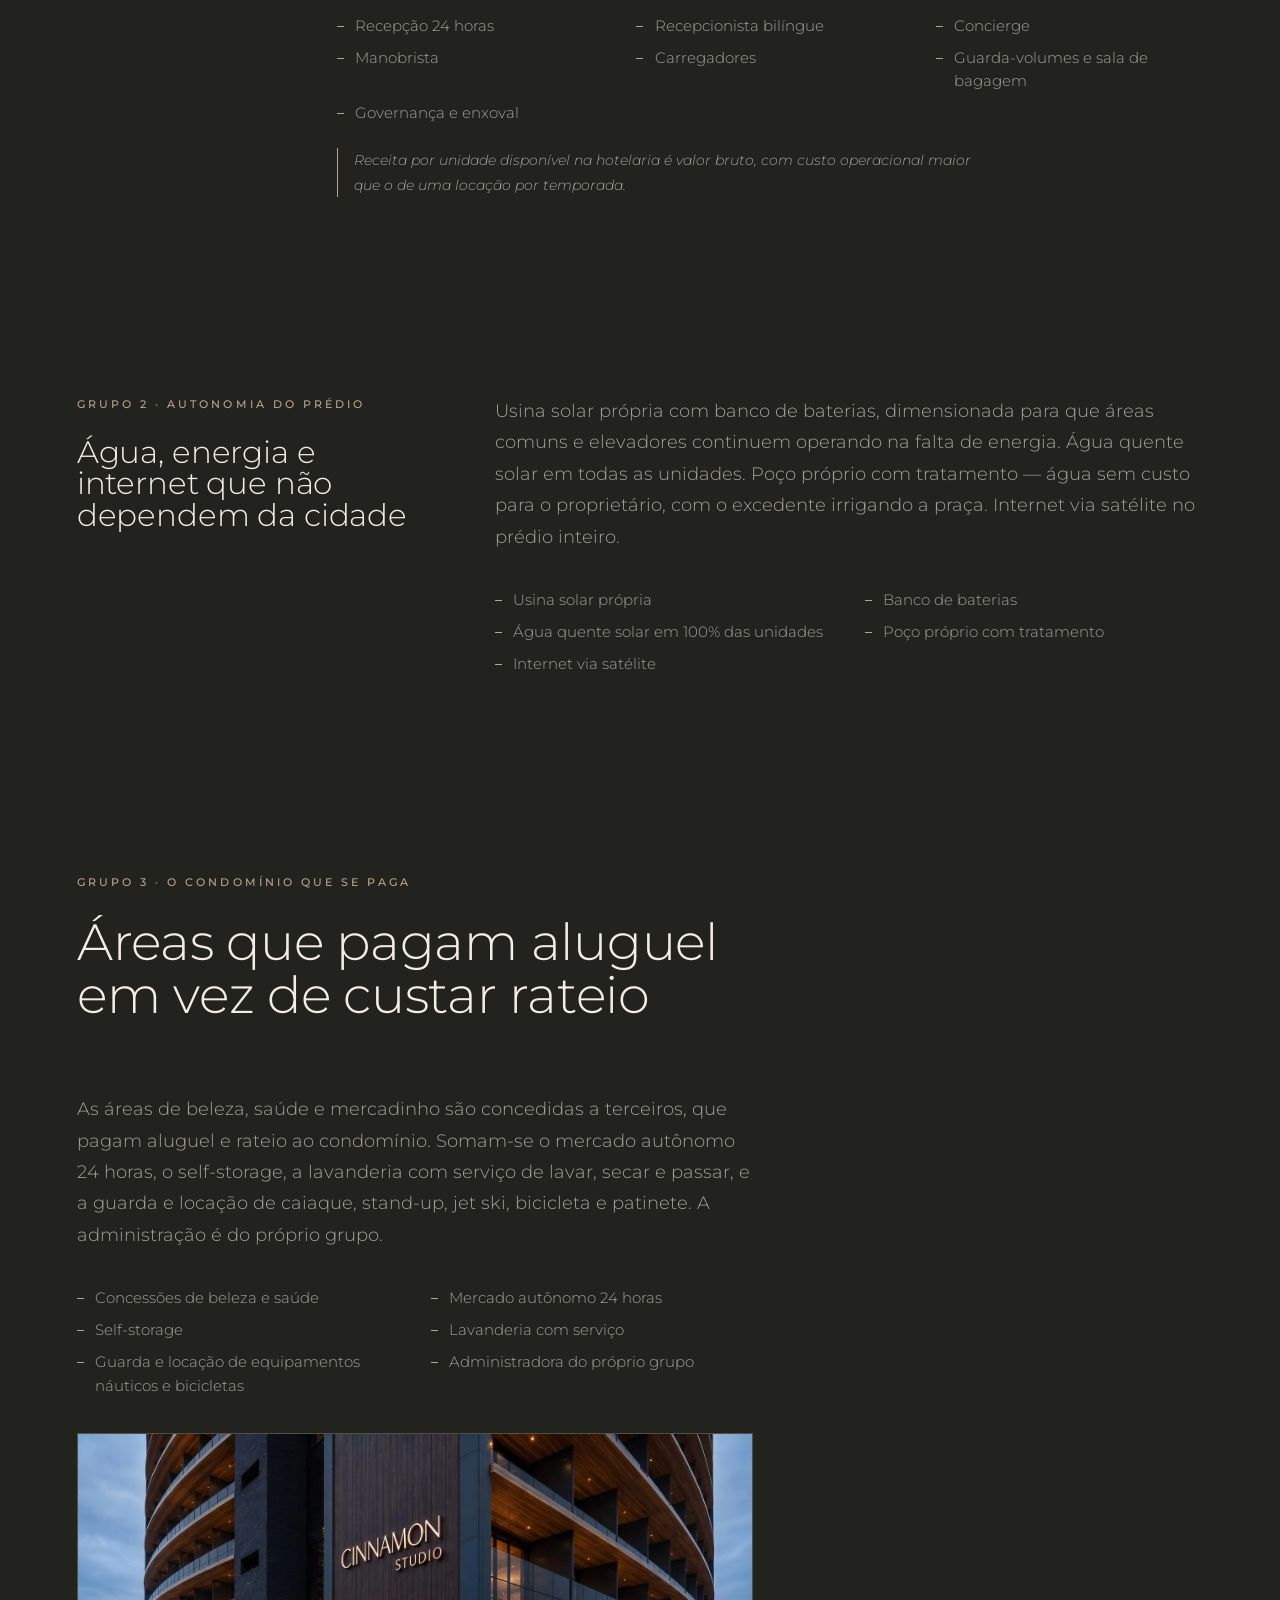
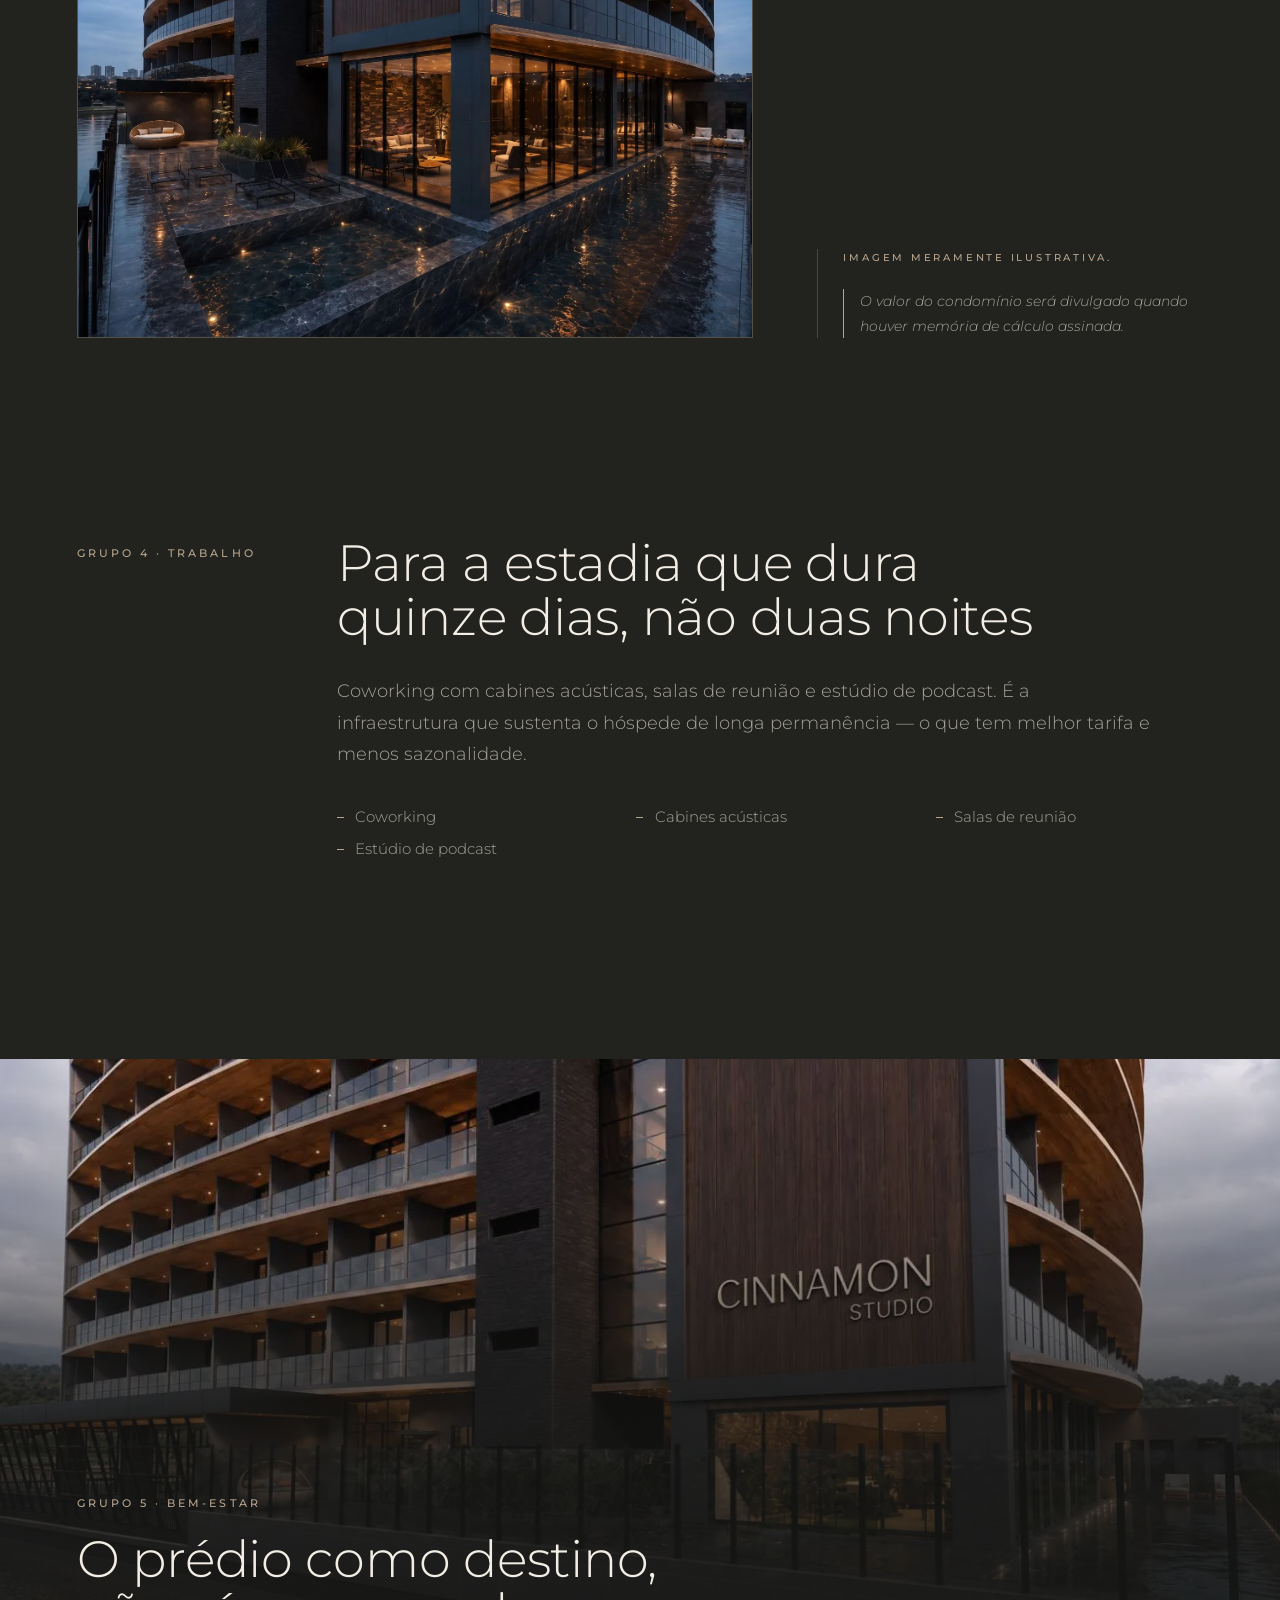
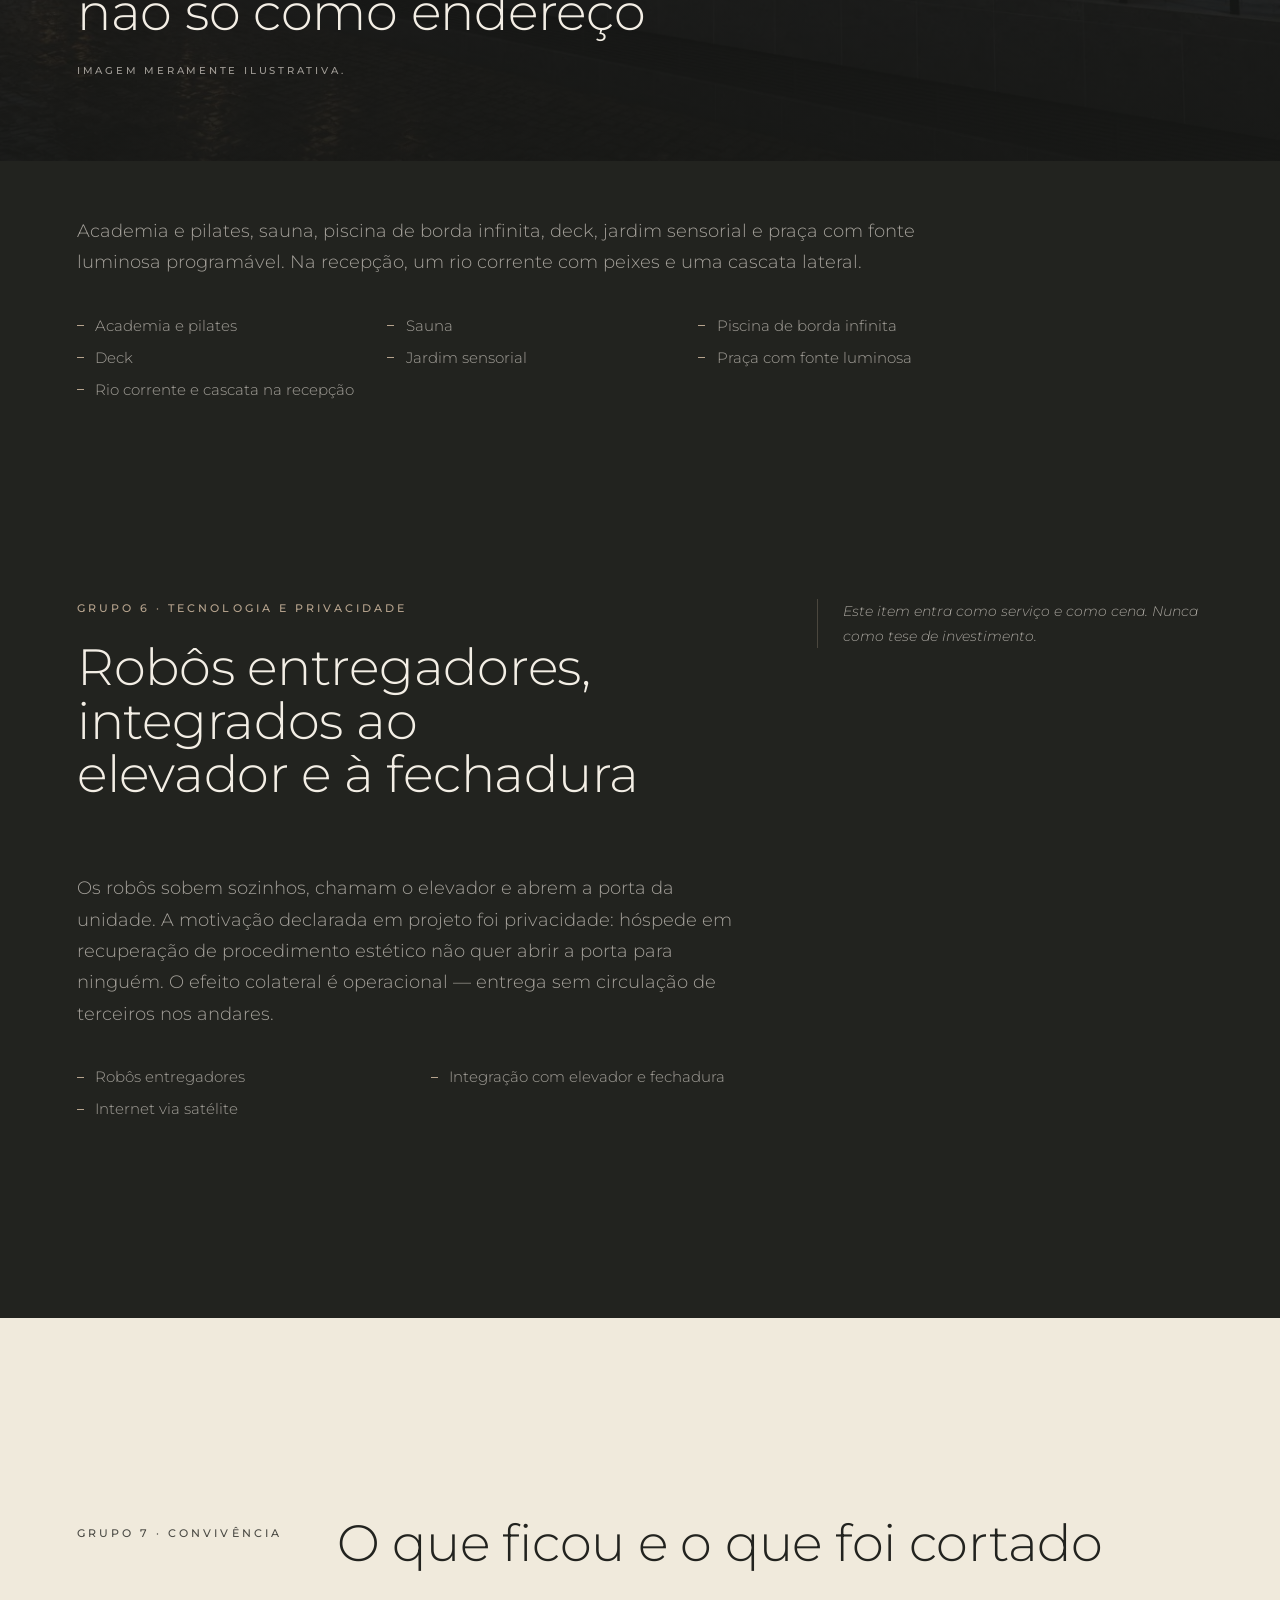
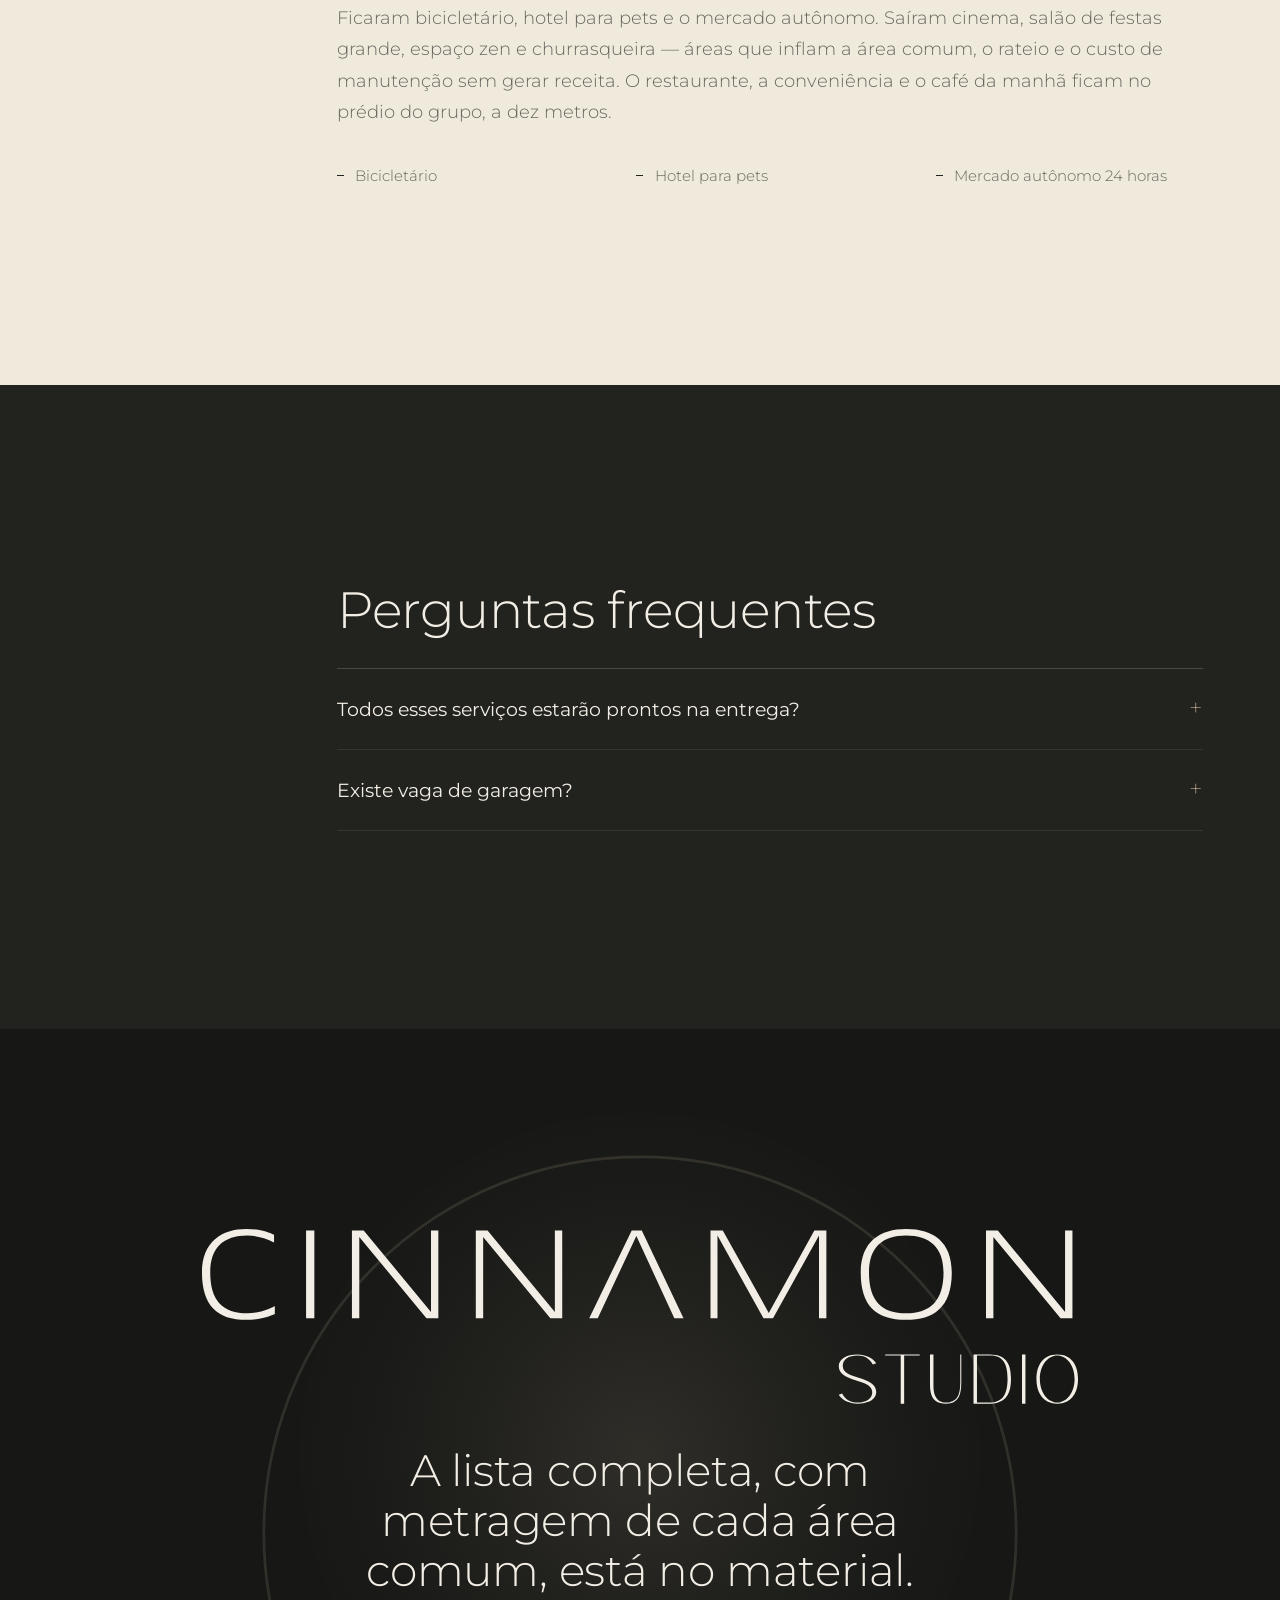
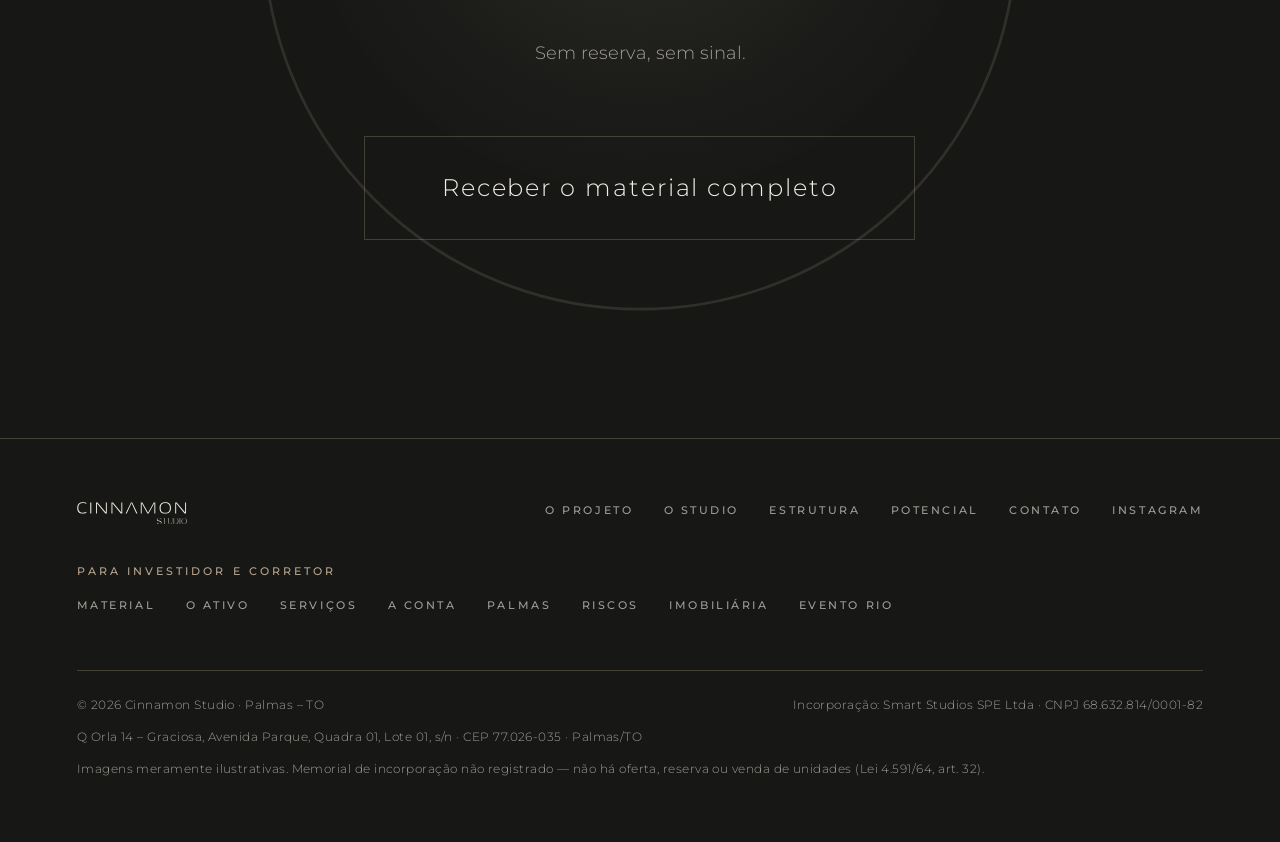
<file: os-servicos.html>
<!DOCTYPE html>
<html lang="pt-BR">
<head>
  <meta charset="UTF-8">
  <meta name="viewport" content="width=device-width, initial-scale=1">
  <title>Cinnamon Studio · Os serviços</title>
  <meta name="description" content="Nenhum deles está aqui para preencher folheto. Cada grupo abaixo responde a uma pergunta específica de quem vai carregar este imóvel.">
  <meta name="theme-color" content="#22231f">
  <meta name="robots" content="noindex">
  <!-- AJUSTAR: remover noindex quando o memorial de incorporação estiver
       registrado e a comercialização, autorizada (Lei 4.591/64 art. 32). -->
  <link rel="icon" href="/favicon.ico" sizes="any">
  <link rel="icon" type="image/svg+xml" href="/img/favicon.svg">
  <link rel="icon" type="image/png" sizes="32x32" href="/img/favicon-32.png">
  <link rel="icon" type="image/png" sizes="16x16" href="/img/favicon-16.png">
  <link rel="apple-touch-icon" sizes="180x180" href="/img/favicon-180.png">
  <link rel="manifest" href="/site.webmanifest">
  <meta property="og:type" content="website">
  <meta property="og:site_name" content="Cinnamon Studio">
  <meta property="og:locale" content="pt_BR">
  <meta property="og:title" content="Trinta serviços que existem por três motivos: hospedar melhor, gastar menos e não depender…">
  <meta property="og:description" content="Nenhum deles está aqui para preencher folheto. Cada grupo abaixo responde a uma pergunta específica de quem vai carregar este imóvel.">
  <meta property="og:url" content="https://www.cinnamonstudio.com.br/os-servicos">
  <meta property="og:image" content="https://www.cinnamonstudio.com.br/img/og-cinnamon.jpg">
  <meta property="og:image:type" content="image/jpeg">
  <meta property="og:image:width" content="1200">
  <meta property="og:image:height" content="630">
  <meta property="og:image:alt" content="Wordmark Cinnamon Studio sobre a fachada da torre ao entardecer.">
  <meta name="twitter:card" content="summary_large_image">
  <meta name="twitter:title" content="Trinta serviços que existem por três motivos: hospedar melhor, gastar menos e não depender…">
  <meta name="twitter:description" content="Nenhum deles está aqui para preencher folheto. Cada grupo abaixo responde a uma pergunta específica de quem vai carregar este imóvel.">
  <meta name="twitter:image" content="https://www.cinnamonstudio.com.br/img/og-cinnamon.jpg">
  <link rel="preconnect" href="https://fonts.googleapis.com">
  <link rel="preconnect" href="https://fonts.gstatic.com" crossorigin>
  <link rel="preconnect" href="https://cdn.jsdelivr.net">
  <link href="https://fonts.googleapis.com/css2?family=Montserrat:wght@200;300;400;500;600&display=swap" rel="stylesheet">
  <link rel="stylesheet" href="/css/style.css?v=47615a69">

  <!-- O hambúrguer NÃO pode depender de rede: /js/menu.js é <script defer>
       e, atrás do bundle do CDN, deixava o header sem botão o download
       inteiro em 4G frio. Esta linha roda antes do primeiro paint. Sem JS
       a classe não entra e a navegação segue pelo rodapé. -->
  <script>
    document.documentElement.classList.add('has-menu');
    document.addEventListener('click', function (ev) {
      if (window.__menuPronto) return;
      var alvo = ev.target && ev.target.closest && ev.target.closest('[data-menu-toggle]');
      if (alvo) window.__menuPendente = true;
    }, true);
  </script>

  <!-- Meta Pixel — 1953789878618915 (Cinnamon Studio).
       Fim do <head>, depois do CSS e das preconnects: o snippet injeta o
       script como async, então a conexão com o connect.facebook.net não
       disputa banda com o primeiro paint.
       AJUSTAR: sob a LGPD, disparar PageView antes do consentimento é
       decisão do cliente com o jurídico. Se precisar consentir antes,
       mover o fbq('track','PageView') para depois do aceite. -->
  <script>
  !function(f,b,e,v,n,t,s)
  {if(f.fbq)return;n=f.fbq=function(){n.callMethod?
  n.callMethod.apply(n,arguments):n.queue.push(arguments)};
  if(!f._fbq)f._fbq=n;n.push=n;n.loaded=!0;n.version='2.0';
  n.queue=[];t=b.createElement(e);t.async=!0;
  t.src=v;s=b.getElementsByTagName(e)[0];
  s.parentNode.insertBefore(t,s)}(window, document,'script',
  'https://connect.facebook.net/en_US/fbevents.js');
  fbq('init', '1953789878618915');
  fbq('track', 'PageView');
  </script>
</head>
<body class="page">

  <noscript><img height="1" width="1" style="display:none" alt=""
    src="https://www.facebook.com/tr?id=1953789878618915&amp;ev=PageView&amp;noscript=1"></noscript>

  <svg class="logo-sprite" aria-hidden="true" focusable="false">
    <defs>
      <g id="logo-cinnamon">
        <g class="logo__main">
          <path class="logo__ltr" d="M160.42849999999999 536.76774V528.4665600000001C157.48291999999998 530.47491 144.89726 536.09829 132.17771 536.09829C106.33694 536.09829 93.4835 522.8431800000001 93.4835 493.7890500000001C93.4835 468.34995000000004 106.8725 455.49651000000006 132.17771 455.49651000000006C144.76337 455.49651000000006 156.81347 461.25378000000006 159.62516 462.86046000000005V454.8270600000001C157.61681 453.8898300000001 147.57506 448.66812000000004 130.9727 448.66812000000004C105.66749 448.66812000000004 84.91454 461.6554500000001 84.91454 493.7890500000001C84.91454 527.931 100.71356 542.92668 130.9727 542.92668C146.37005 542.92668 158.15237 537.97275 160.42849999999999 536.76774Z"/>
          <path class="logo__ltr" d="M201.39883999999995 541.32V450.2748H192.82987999999997V541.32Z"/>
          <path class="logo__ltr" d="M329.93323999999996 541.32V450.2748H322.30150999999995V534.75939L252.54481999999996 450.2748H240.36082999999996V541.32H247.99255999999997V456.9693000000001L317.61535999999995 541.32Z"/>
          <path class="logo__ltr" d="M458.3337499999999 541.32V450.2748H450.70201999999995V534.75939L380.9453299999999 450.2748H368.7613399999999V541.32H376.3930699999999V456.9693000000001L446.01586999999995 541.32Z"/>
          <path class="logo__ltr" d="M584.0564599999999 541.32 540.80999 450.2748H530.3665699999999L486.31675999999993 541.32H495.1534999999999L535.18661 455.8981800000001L574.55027 541.32Z"/>
          <path class="logo__ltr" d="M732.1387999999998 541.32V450.2748H719.6870299999998L672.4238599999999 535.69662L624.7590199999999 450.2748H612.0394699999998V541.32H619.2695299999998V455.49651000000006L666.9343699999998 541.32H676.8422299999999L724.5070699999999 455.49651000000006V541.32Z"/>
          <path class="logo__ltr" d="M862.1459899999998 493.7890500000001C862.1459899999998 462.19101000000006 843.1336099999997 448.66812000000004 814.8828199999998 448.66812000000004C787.9709299999998 448.66812000000004 767.7535399999998 461.5215600000001 767.7535399999998 493.7890500000001C767.7535399999998 527.7971100000001 783.0169999999998 542.92668 814.8828199999998 542.92668C843.1336099999997 542.92668 862.1459899999998 530.07324 862.1459899999998 493.7890500000001ZM853.5770299999998 493.7890500000001C853.5770299999998 523.5126300000001 839.3846899999998 536.09829 814.8828199999998 536.09829C789.7114999999998 536.09829 776.3224999999998 523.64652 776.3224999999998 493.7890500000001C776.3224999999998 467.81439000000006 790.2470599999998 455.49651000000006 814.8828199999998 455.49651000000006C839.1169099999997 455.49651000000006 853.5770299999998 467.68050000000005 853.5770299999998 493.7890500000001Z"/>
          <path class="logo__ltr" d="M987.1992499999998 541.32V450.2748H979.5675199999998V534.75939L909.8108299999998 450.2748H897.6268399999998V541.32H905.2585699999998V456.9693000000001L974.8813699999998 541.32Z"/>
        </g>
        <g class="logo__sub">
          <path class="logo__ltr" d="M744.9853999999999 591.13166C744.9853999999999 608.1651899999999 779.6938899999999 603.60391 779.6938899999999 618.07172C779.6938899999999 624.4860199999999 773.7072099999999 628.69095 764.44211 628.69095C757.0300299999999 628.69095 751.3996999999999 625.19872 748.47763 619.28331L744.9853999999999 620.5661699999999C748.2638199999999 626.05396 756.03225 629.76 764.44211 629.76C776.0591199999999 629.76 783.82755 624.91364 783.82755 617.57283C783.82755 600.5393 749.11906 605.10058 749.11906 590.6327699999999C749.11906 584.1472 755.10574 579.94227 764.44211 579.94227C771.71165 579.94227 777.2707099999999 583.36323 780.26405 589.20737L783.82755 587.99578C780.6203999999999 582.50799 772.8519699999999 578.87322 764.44211 578.87322C752.68256 578.87322 744.9853999999999 583.71958 744.9853999999999 591.13166Z"/>
          <path class="logo__ltr" d="M793.09265 578.87322V579.94227H809.19967V629.76H812.7631700000001V579.94227H828.87019V578.87322Z"/>
          <path class="logo__ltr" d="M839.56069 578.87322V610.37456C839.56069 624.12967 845.0484799999999 629.76 856.09533 629.76C867.64107 629.76 871.98854 623.2744299999999 871.98854 607.95138V578.87322H870.91949V608.1651899999999C870.91949 622.0628399999999 866.92837 628.69095 855.9527899999999 628.69095C847.6142 628.69095 843.12419 622.27665 843.12419 611.9425V578.87322Z"/>
          <path class="logo__ltr" d="M884.6746 629.76H901.92194C917.24499 629.47492 923.51675 621.13633 923.51675 604.03153C923.51675 586.2853 916.7461 579.1582999999999 901.92194 578.87322H884.6746ZM888.2381 628.69095V579.94227H901.49432C914.18038 579.79973 919.95325 586.85546 919.95325 604.03153C919.95325 620.92252 914.32292 628.69095 901.49432 628.69095Z"/>
          <path class="logo__ltr" d="M938.4834500000001 629.76V578.87322H934.9199500000001V629.76Z"/>
          <path class="logo__ltr" d="M971.4814600000001 629.76C986.5907000000001 629.76 993.0050000000001 618.1429899999999 993.0050000000001 604.31661C993.0050000000001 590.41896 986.5907000000001 578.87322 971.4814600000001 578.87322C956.3009500000001 578.87322 949.88665 590.41896 949.88665 604.31661C949.88665 618.1429899999999 956.3009500000001 629.76 971.4814600000001 629.76ZM971.4814600000001 579.94227C980.67529 579.94227 989.4415 589.34991 989.4415 604.31661C989.4415 619.28331 980.67529 628.69095 971.4814600000001 628.69095C962.21636 628.69095 953.45015 619.28331 953.45015 604.31661C953.45015 589.34991 962.21636 579.94227 971.4814600000001 579.94227Z"/>
        </g>
      </g>
    </defs>
  </svg>

  <!-- grain global de filme — mesmo do index (o CSS o desliga no mobile) -->
  <div class="grain" aria-hidden="true"></div>

  <!-- cursor customizado — a lógica vive em js/ui.js; sem JS não aparece -->
  <div class="cursor-ring" aria-hidden="true"></div>
  <div class="cursor-dot" aria-hidden="true"></div>

  <header class="site-header">
    <a href="/" class="wordmark" aria-label="Cinnamon Studio — página inicial">
      <svg class="wordmark__art" viewBox="82.91 446.67 912.09 185.09" aria-hidden="true" focusable="false"><use href="#logo-cinnamon"/></svg>
    </a>
    <!-- "Entre em contato" vive no rodapé do drawer -->
    <button class="header-menu-btn" type="button" data-menu-toggle
            aria-expanded="false" aria-controls="menu-overlay"><span class="menu-icon" aria-hidden="true"><span></span><span></span><span></span></span><span class="header-menu-btn__txt">Menu</span></button>
  </header>

  <div class="menu-overlay" id="menu-overlay" hidden>
    <div class="menu-overlay__scrim" data-menu-close aria-hidden="true"></div>
    <aside class="menu-panel" role="dialog" aria-modal="true" aria-label="Menu de navegação">
      <div class="menu-overlay__bar">
        <span class="wordmark" aria-hidden="true"><svg class="wordmark__art" viewBox="82.91 446.67 912.09 185.09" aria-hidden="true" focusable="false"><use href="#logo-cinnamon"/></svg></span>
        <button class="header-menu-btn" type="button" data-menu-close>Fechar</button>
      </div>
      <nav aria-label="Páginas do site"><ul class="menu-list"><li><a href="/">Início</a></li><li><a href="/landing">Material</a></li><li><a href="/o-ativo">O Ativo</a></li><li><a href="/os-servicos" aria-current="page">Os Serviços</a></li><li><a href="/a-conta">A Conta</a></li><li><a href="/palmas">Palmas</a></li><li><a href="/riscos">Riscos</a></li><li><a href="/area-da-imobiliaria">Área da Imobiliária</a></li><li><a href="/evento-rio">Evento Rio</a></li></ul></nav>
      <div class="menu-overlay__foot">
        <p class="menu-overlay__tag">Seu espaço. Seu ritmo.</p>
        <a class="cta-link" href="https://form.respondi.app/RwKMw19v" rel="noopener">Entre em contato</a>
      </div>
    </aside>
  </div>

  <main class="page">
    <section class="page-hero"><div class="container"><p class="eyebrow">Estrutura e serviços</p><h1 class="display-2">Trinta serviços que existem por três motivos: hospedar melhor, gastar menos e não depender de ninguém.</h1><p class="page-hero__lead caption">Nenhum deles está aqui para preencher folheto. Cada grupo abaixo responde a uma pergunta específica de quem vai carregar este imóvel.</p><div class="cta-row"><a class="cta-btn" href="/landing#form">Receber o material completo</a></div></div></section><div id="conteudo"></div><section class="section sec sec--capitular" id="s-01"><div class="container"><div class="section-head"><p class="eyebrow">Grupo 1 · Hospitalidade</p><h2 class="display-2">A operação que separa diária de hotel de anúncio em aplicativo</h2></div><p class="sec-body">Recepção 24 horas com recepcionista bilíngue, concierge, manobrista e carregadores. Guarda-volumes, sala de bagagem e sala de espera. Lobby de 125,38 m². Governança e enxoval de marca própria. É a estrutura que permite receber um hóspede às três da manhã e um executivo em viagem corporativa na segunda-feira.</p><ul class="chips"><li>Recepção 24 horas</li><li>Recepcionista bilíngue</li><li>Concierge</li><li>Manobrista</li><li>Carregadores</li><li>Guarda-volumes e sala de bagagem</li><li>Governança e enxoval</li></ul><!-- AJUSTAR: nota interna do deck (por_que), fora da tela. Se for copy pública, mova para "corpo" no JSON: Na hotelaria formal de Palmas, a receita por unidade disponível é 2,91 vezes a da locação por temporada amadora. A diferença está exatamente nesta lista. --><p class="ressalva">Receita por unidade disponível na hotelaria é valor bruto, com custo operacional maior que o de uma locação por temporada.</p></div></section><section class="section sec sec--ficha" id="s-02"><div class="container"><div class="section-head"><p class="eyebrow">Grupo 2 · Autonomia do prédio</p><h2 class="display-2">Água, energia e internet que não dependem da cidade</h2></div><div class="sec__corpo"><p class="sec-body">Usina solar própria com banco de baterias, dimensionada para que áreas comuns e elevadores continuem operando na falta de energia. Água quente solar em todas as unidades. Poço próprio com tratamento — água sem custo para o proprietário, com o excedente irrigando a praça. Internet via satélite no prédio inteiro.</p><ul class="chips"><li>Usina solar própria</li><li>Banco de baterias</li><li>Água quente solar em 100% das unidades</li><li>Poço próprio com tratamento</li><li>Internet via satélite</li></ul><!-- AJUSTAR: nota interna do deck (por_que), fora da tela. Se for copy pública, mova para "corpo" no JSON: Cada item aqui é uma linha que sai do rateio do condomínio — e um hóspede que não vai embora quando falta energia. --></div></div></section><section class="section sec sec--prova" id="s-03"><div class="container"><div class="section-head"><p class="eyebrow">Grupo 3 · O condomínio que se paga</p><h2 class="display-2">Áreas que pagam aluguel em vez de custar rateio</h2></div><div class="sec__corpo"><p class="sec-body">As áreas de beleza, saúde e mercadinho são concedidas a terceiros, que pagam aluguel e rateio ao condomínio. Somam-se o mercado autônomo 24 horas, o self-storage, a lavanderia com serviço de lavar, secar e passar, e a guarda e locação de caiaque, stand-up, jet ski, bicicleta e patinete. A administração é do próprio grupo.</p><ul class="chips"><li>Concessões de beleza e saúde</li><li>Mercado autônomo 24 horas</li><li>Self-storage</li><li>Lavanderia com serviço</li><li>Guarda e locação de equipamentos náuticos e bicicletas</li><li>Administradora do próprio grupo</li></ul><!-- AJUSTAR: nota interna do deck (por_que), fora da tela. Se for copy pública, mova para "corpo" no JSON: O condomínio é o que mais corrói o retorno de um studio. Aqui ele tem fonte de receita própria. --></div><figure class="prova"><div class="prova__frame"><picture><source media="(max-width: 768px)" srcset="/img/ext-esquina-960.webp"><img src="/img/ext-esquina-1920.webp" width="1600" height="1195" sizes="100vw" alt="Esquina do embasamento do Cinnamon Studio ao anoitecer, com o letreiro iluminado, o lounge envidraçado e o deck da piscina." loading="lazy" style="object-position:42% 56%;" decoding="async"></picture></div></figure><div class="prova__legenda"><span class="rotulo">Imagem meramente ilustrativa.</span><p class="ressalva">O valor do condomínio será divulgado quando houver memória de cálculo assinada.</p></div></div></section><section class="section sec sec--quiet" id="s-04"><div class="container"><div class="section-head"><p class="eyebrow">Grupo 4 · Trabalho</p><h2 class="display-2">Para a estadia que dura quinze dias, não duas noites</h2></div><p class="sec-body">Coworking com cabines acústicas, salas de reunião e estúdio de podcast. É a infraestrutura que sustenta o hóspede de longa permanência — o que tem melhor tarifa e menos sazonalidade.</p><ul class="chips"><li>Coworking</li><li>Cabines acústicas</li><li>Salas de reunião</li><li>Estúdio de podcast</li></ul></div></section><section class="section sec sec--prancha" id="s-05"><figure class="prancha"><div class="prancha__media"><picture><source media="(max-width: 768px)" srcset="/img/ext-terreo-960.webp"><img src="/img/ext-terreo-1920.webp" width="1600" height="893" sizes="100vw" alt="Térreo do Cinnamon Studio visto da rua, com a piscina de borda de vidro e o paisagismo junto à calçada." loading="lazy" style="object-position:50% 62%;" decoding="async"></picture></div><div class="prancha__scrim" aria-hidden="true"></div><figcaption class="prancha__card container"><div class="section-head"><p class="eyebrow">Grupo 5 · Bem-estar</p><h2 class="display-2">O prédio como destino, não só como endereço</h2></div><p class="prancha__legenda">Imagem meramente ilustrativa.</p></figcaption></figure><div class="container sec__depois"><p class="sec-body">Academia e pilates, sauna, piscina de borda infinita, deck, jardim sensorial e praça com fonte luminosa programável. Na recepção, um rio corrente com peixes e uma cascata lateral.</p><ul class="chips"><li>Academia e pilates</li><li>Sauna</li><li>Piscina de borda infinita</li><li>Deck</li><li>Jardim sensorial</li><li>Praça com fonte luminosa</li><li>Rio corrente e cascata na recepção</li></ul></div></section><section class="section sec sec--lastro" id="s-06"><div class="container"><div class="sec__main"><div class="section-head"><p class="eyebrow">Grupo 6 · Tecnologia e privacidade</p><h2 class="display-2">Robôs entregadores, integrados ao elevador e à fechadura</h2></div><p class="sec-body">Os robôs sobem sozinhos, chamam o elevador e abrem a porta da unidade. A motivação declarada em projeto foi privacidade: hóspede em recuperação de procedimento estético não quer abrir a porta para ninguém. O efeito colateral é operacional — entrega sem circulação de terceiros nos andares.</p><ul class="chips"><li>Robôs entregadores</li><li>Integração com elevador e fechadura</li><li>Internet via satélite</li></ul></div><aside class="sec__aside"><p class="ressalva">Este item entra como serviço e como cena. Nunca como tese de investimento.</p></aside></div></section><section class="section section--claro sec sec--claro" id="s-07"><div class="container"><div class="section-head"><p class="eyebrow">Grupo 7 · Convivência</p><h2 class="display-2">O que ficou e o que foi cortado</h2></div><p class="sec-body">Ficaram bicicletário, hotel para pets e o mercado autônomo. Saíram cinema, salão de festas grande, espaço zen e churrasqueira — áreas que inflam a área comum, o rateio e o custo de manutenção sem gerar receita. O restaurante, a conveniência e o café da manhã ficam no prédio do grupo, a dez metros.</p><ul class="chips"><li>Bicicletário</li><li>Hotel para pets</li><li>Mercado autônomo 24 horas</li></ul><!-- AJUSTAR: nota interna do deck (por_que), fora da tela. Se for copy pública, mova para "corpo" no JSON: Cortar área comum improdutiva é decisão de projeto a favor do proprietário, não economia de obra. --></div></section><section class="section sec sec--quiet" id="s-08"><div class="container"><div class="section-head"><h2 class="display-2">Perguntas frequentes</h2></div><div class="faq-list"><details><summary>Todos esses serviços estarão prontos na entrega?</summary><p>Os itens de infraestrutura, sim — são parte da obra. Os serviços operados por concessionários dependem da assinatura de cada concessão, e o cronograma de abertura será divulgado antes da entrega.</p></details><details><summary>Existe vaga de garagem?</summary><p>Existem vagas no empreendimento, disponibilizadas por locação. Elas não acompanham a compra da unidade.</p></details></div></div></section><section class="finale" aria-label="Fechamento"><span class="finale__glow" aria-hidden="true"></span><svg class="ring ring--finale" viewBox="0 0 100 100" aria-hidden="true" focusable="false"><circle cx="50" cy="50" r="49.5" fill="none" stroke="currentColor" stroke-width="0.35"/></svg><div class="finale__inner container"><p class="wordmark">
          <span class="sr-only">Cinnamon Studio</span>
          <svg class="wordmark__art" viewBox="82.91 446.67 912.09 185.09" aria-hidden="true" focusable="false">
    <defs><clipPath id="logo-clip-finale"><rect x="82.91" y="446.67" width="912.09" height="185.09"/></clipPath></defs>
    <g clip-path="url(#logo-clip-finale)">
  <g class="wordmark__main logo__main">
    <path class="logo__ltr" d="M160.42849999999999 536.76774V528.4665600000001C157.48291999999998 530.47491 144.89726 536.09829 132.17771 536.09829C106.33694 536.09829 93.4835 522.8431800000001 93.4835 493.7890500000001C93.4835 468.34995000000004 106.8725 455.49651000000006 132.17771 455.49651000000006C144.76337 455.49651000000006 156.81347 461.25378000000006 159.62516 462.86046000000005V454.8270600000001C157.61681 453.8898300000001 147.57506 448.66812000000004 130.9727 448.66812000000004C105.66749 448.66812000000004 84.91454 461.6554500000001 84.91454 493.7890500000001C84.91454 527.931 100.71356 542.92668 130.9727 542.92668C146.37005 542.92668 158.15237 537.97275 160.42849999999999 536.76774Z"/>
    <path class="logo__ltr" d="M201.39883999999995 541.32V450.2748H192.82987999999997V541.32Z"/>
    <path class="logo__ltr" d="M329.93323999999996 541.32V450.2748H322.30150999999995V534.75939L252.54481999999996 450.2748H240.36082999999996V541.32H247.99255999999997V456.9693000000001L317.61535999999995 541.32Z"/>
    <path class="logo__ltr" d="M458.3337499999999 541.32V450.2748H450.70201999999995V534.75939L380.9453299999999 450.2748H368.7613399999999V541.32H376.3930699999999V456.9693000000001L446.01586999999995 541.32Z"/>
    <path class="logo__ltr" d="M584.0564599999999 541.32 540.80999 450.2748H530.3665699999999L486.31675999999993 541.32H495.1534999999999L535.18661 455.8981800000001L574.55027 541.32Z"/>
    <path class="logo__ltr" d="M732.1387999999998 541.32V450.2748H719.6870299999998L672.4238599999999 535.69662L624.7590199999999 450.2748H612.0394699999998V541.32H619.2695299999998V455.49651000000006L666.9343699999998 541.32H676.8422299999999L724.5070699999999 455.49651000000006V541.32Z"/>
    <path class="logo__ltr" d="M862.1459899999998 493.7890500000001C862.1459899999998 462.19101000000006 843.1336099999997 448.66812000000004 814.8828199999998 448.66812000000004C787.9709299999998 448.66812000000004 767.7535399999998 461.5215600000001 767.7535399999998 493.7890500000001C767.7535399999998 527.7971100000001 783.0169999999998 542.92668 814.8828199999998 542.92668C843.1336099999997 542.92668 862.1459899999998 530.07324 862.1459899999998 493.7890500000001ZM853.5770299999998 493.7890500000001C853.5770299999998 523.5126300000001 839.3846899999998 536.09829 814.8828199999998 536.09829C789.7114999999998 536.09829 776.3224999999998 523.64652 776.3224999999998 493.7890500000001C776.3224999999998 467.81439000000006 790.2470599999998 455.49651000000006 814.8828199999998 455.49651000000006C839.1169099999997 455.49651000000006 853.5770299999998 467.68050000000005 853.5770299999998 493.7890500000001Z"/>
    <path class="logo__ltr" d="M987.1992499999998 541.32V450.2748H979.5675199999998V534.75939L909.8108299999998 450.2748H897.6268399999998V541.32H905.2585699999998V456.9693000000001L974.8813699999998 541.32Z"/>
  </g>
  <g class="wordmark__sub logo__sub">
    <path class="logo__ltr" d="M744.9853999999999 591.13166C744.9853999999999 608.1651899999999 779.6938899999999 603.60391 779.6938899999999 618.07172C779.6938899999999 624.4860199999999 773.7072099999999 628.69095 764.44211 628.69095C757.0300299999999 628.69095 751.3996999999999 625.19872 748.47763 619.28331L744.9853999999999 620.5661699999999C748.2638199999999 626.05396 756.03225 629.76 764.44211 629.76C776.0591199999999 629.76 783.82755 624.91364 783.82755 617.57283C783.82755 600.5393 749.11906 605.10058 749.11906 590.6327699999999C749.11906 584.1472 755.10574 579.94227 764.44211 579.94227C771.71165 579.94227 777.2707099999999 583.36323 780.26405 589.20737L783.82755 587.99578C780.6203999999999 582.50799 772.8519699999999 578.87322 764.44211 578.87322C752.68256 578.87322 744.9853999999999 583.71958 744.9853999999999 591.13166Z"/>
    <path class="logo__ltr" d="M793.09265 578.87322V579.94227H809.19967V629.76H812.7631700000001V579.94227H828.87019V578.87322Z"/>
    <path class="logo__ltr" d="M839.56069 578.87322V610.37456C839.56069 624.12967 845.0484799999999 629.76 856.09533 629.76C867.64107 629.76 871.98854 623.2744299999999 871.98854 607.95138V578.87322H870.91949V608.1651899999999C870.91949 622.0628399999999 866.92837 628.69095 855.9527899999999 628.69095C847.6142 628.69095 843.12419 622.27665 843.12419 611.9425V578.87322Z"/>
    <path class="logo__ltr" d="M884.6746 629.76H901.92194C917.24499 629.47492 923.51675 621.13633 923.51675 604.03153C923.51675 586.2853 916.7461 579.1582999999999 901.92194 578.87322H884.6746ZM888.2381 628.69095V579.94227H901.49432C914.18038 579.79973 919.95325 586.85546 919.95325 604.03153C919.95325 620.92252 914.32292 628.69095 901.49432 628.69095Z"/>
    <path class="logo__ltr" d="M938.4834500000001 629.76V578.87322H934.9199500000001V629.76Z"/>
    <path class="logo__ltr" d="M971.4814600000001 629.76C986.5907000000001 629.76 993.0050000000001 618.1429899999999 993.0050000000001 604.31661C993.0050000000001 590.41896 986.5907000000001 578.87322 971.4814600000001 578.87322C956.3009500000001 578.87322 949.88665 590.41896 949.88665 604.31661C949.88665 618.1429899999999 956.3009500000001 629.76 971.4814600000001 629.76ZM971.4814600000001 579.94227C980.67529 579.94227 989.4415 589.34991 989.4415 604.31661C989.4415 619.28331 980.67529 628.69095 971.4814600000001 628.69095C962.21636 628.69095 953.45015 619.28331 953.45015 604.31661C953.45015 589.34991 962.21636 579.94227 971.4814600000001 579.94227Z"/>
  </g>
    </g>
        </svg>
        </p><h2 class="display-3 finale__titulo">A lista completa, com metragem de cada área comum, está no material.</h2><p class="finale__texto caption">Sem reserva, sem sinal.</p><a class="cta-major" href="/landing#form">Receber o material completo</a></div></section>
  </main>

  <footer class="site-footer">
    <div class="container">
      <div class="site-footer__top">
        <p class="wordmark">
          <svg class="wordmark__art" viewBox="82.91 446.67 912.09 185.09" aria-hidden="true" focusable="false"><use href="#logo-cinnamon"/></svg>
          <span class="sr-only">Cinnamon Studio</span>
        </p>
        <nav class="footer-nav" aria-label="Navegação do rodapé">
          <a href="/#projeto">O Projeto</a>
          <a href="/#studio">O Studio</a>
          <a href="/#estrutura">Estrutura</a>
          <a href="/#potencial">Potencial</a>
          <a href="/#contato">Contato</a>
          <a href="https://www.instagram.com/cinnamonstudiobr/" rel="noopener">Instagram</a>
        </nav>
      </div>
      <p class="eyebrow" style="margin-top:2.4rem;">Para investidor e corretor</p>
      <nav class="footer-nav" aria-label="Material completo para investidor e corretor" style="margin-top:1rem;"><a href="/landing">Material</a><a href="/o-ativo">O Ativo</a><a href="/os-servicos" aria-current="page">Serviços</a><a href="/a-conta">A Conta</a><a href="/palmas">Palmas</a><a href="/riscos">Riscos</a><a href="/area-da-imobiliaria">Imobiliária</a><a href="/evento-rio">Evento Rio</a></nav>
      <div class="site-footer__legal">
        <p>© 2026 Cinnamon Studio · Palmas – TO</p>
        <p>Incorporação: Smart Studios SPE Ltda · CNPJ 68.632.814/0001-82</p>
        <p>Q Orla 14 – Graciosa, Avenida Parque, Quadra 01, Lote 01, s/n · CEP 77.026-035 · Palmas/TO</p>
        <!-- AJUSTAR: incluir nº do memorial de incorporação quando registrado -->
        <p>Imagens meramente ilustrativas. Memorial de incorporação não registrado — não há oferta, reserva ou venda de unidades (Lei 4.591/64, art. 32).</p>
      </div>
    </div>
  </footer>

  <script defer src="/js/menu.js?v=77aedfef"></script>
  <script defer src="https://cdn.jsdelivr.net/combine/npm/gsap@3.15.0/dist/gsap.min.js,npm/gsap@3.15.0/dist/ScrollTrigger.min.js,npm/lenis@1.3.26/dist/lenis.min.js"></script>
  <script defer src="/js/lenis-setup.js?v=3bfc2a40"></script>
  <script defer src="/js/ui.js?v=0cb20cbb"></script>
  <script defer src="/js/pages.js?v=6b60141f"></script>
  <script defer src="/js/forms.js?v=85dde935"></script>
</body>
</html>
</file>
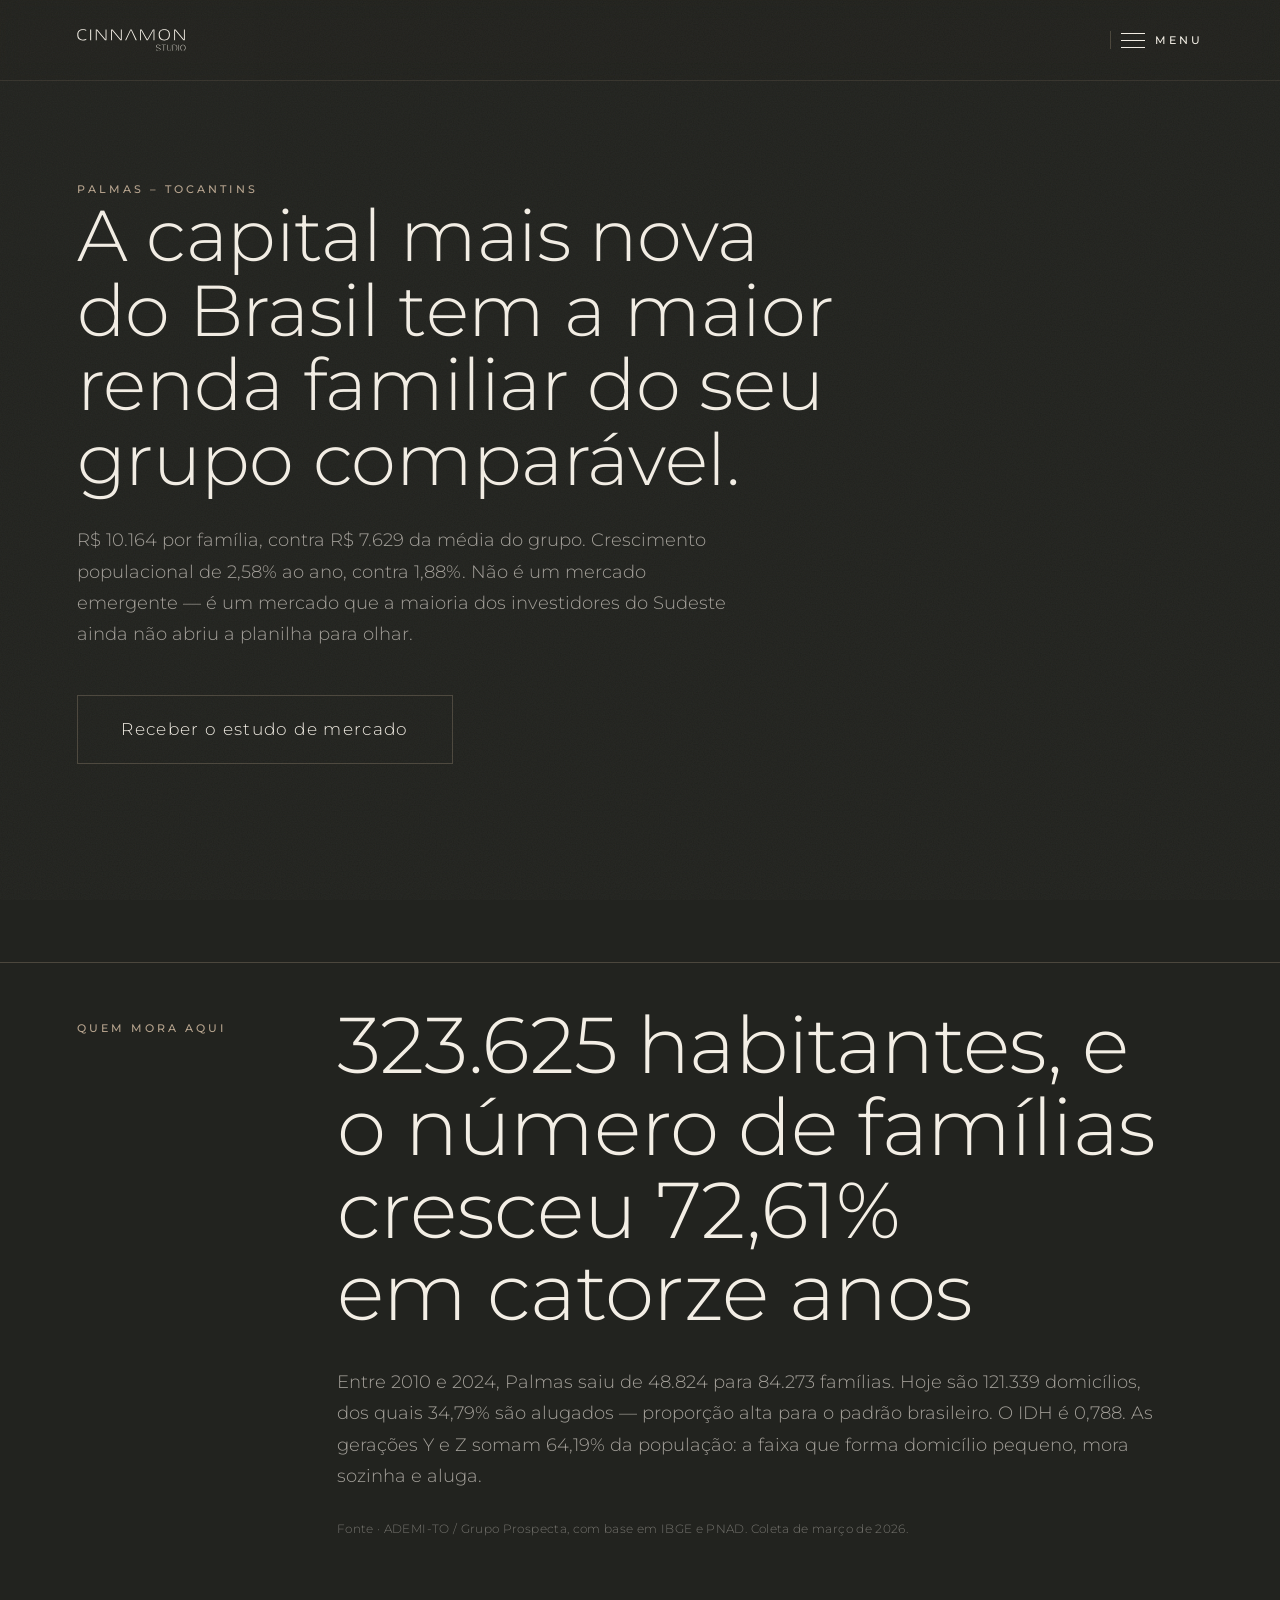
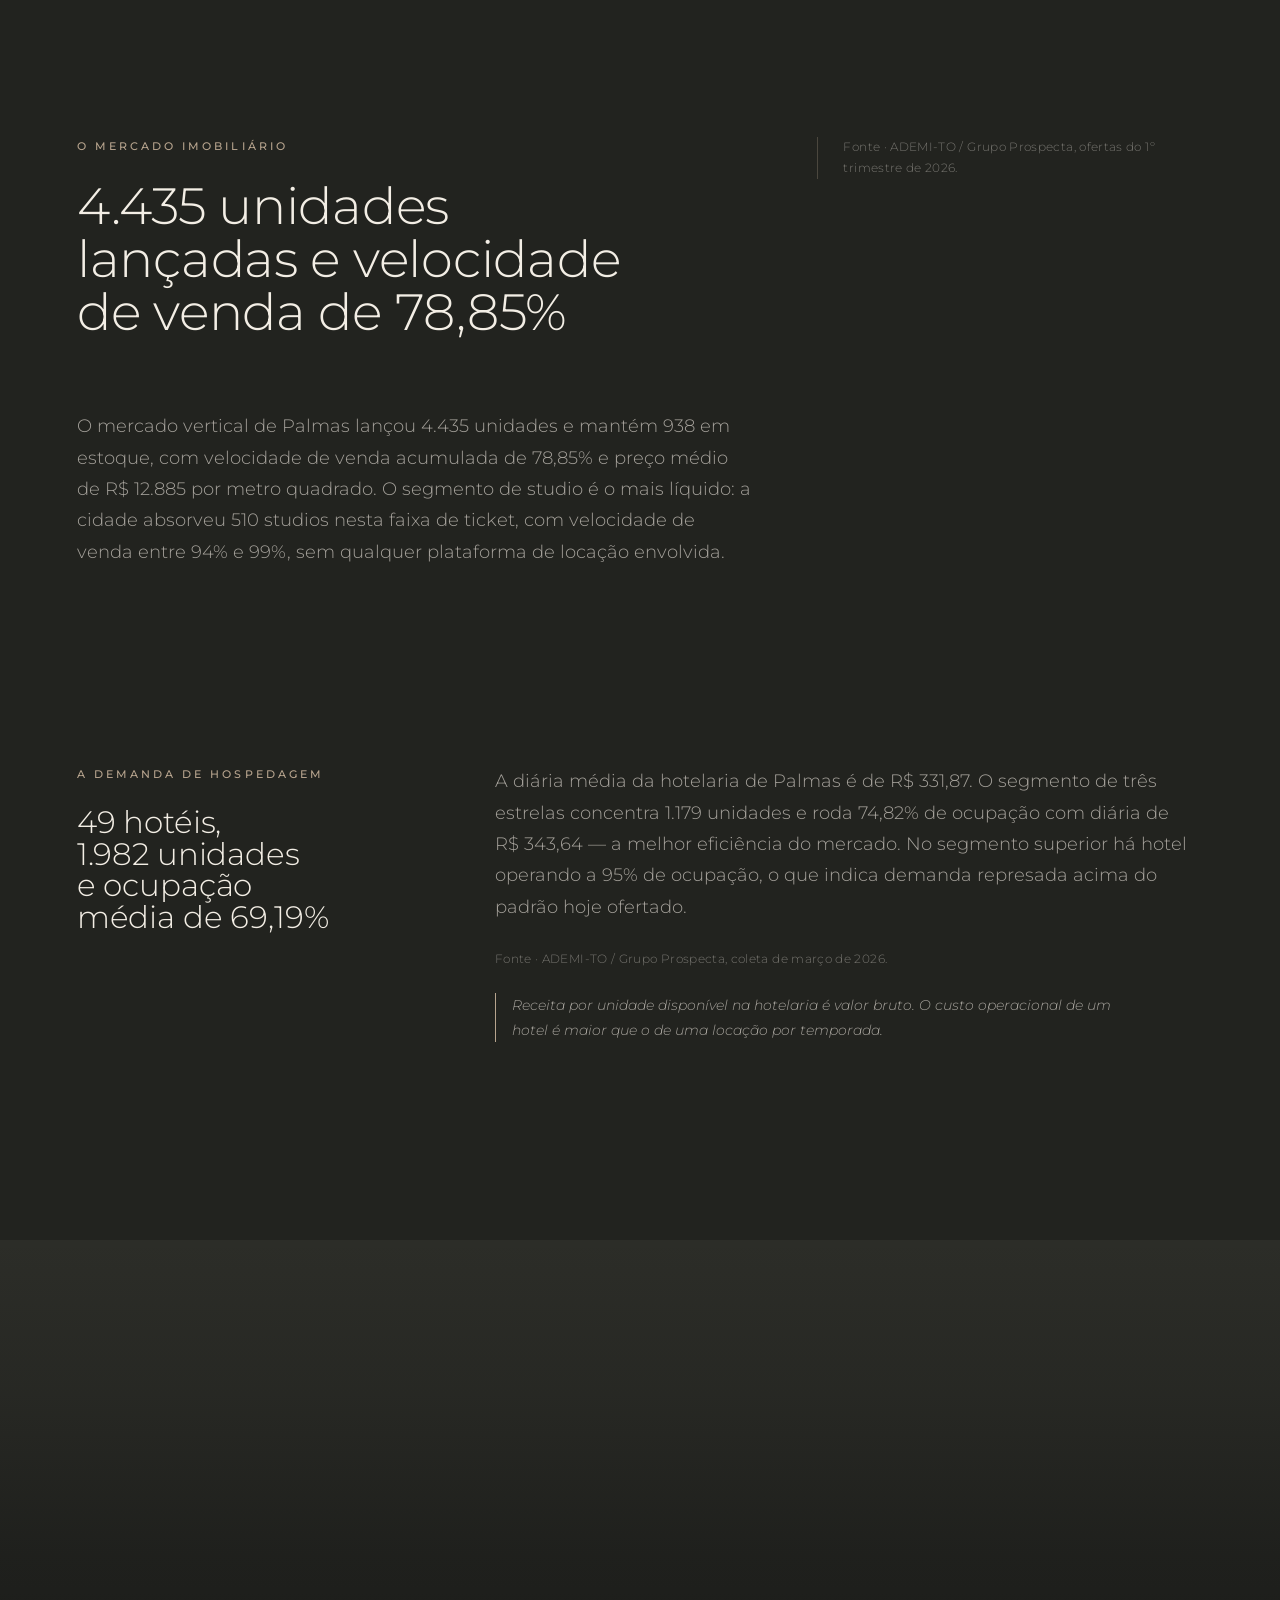
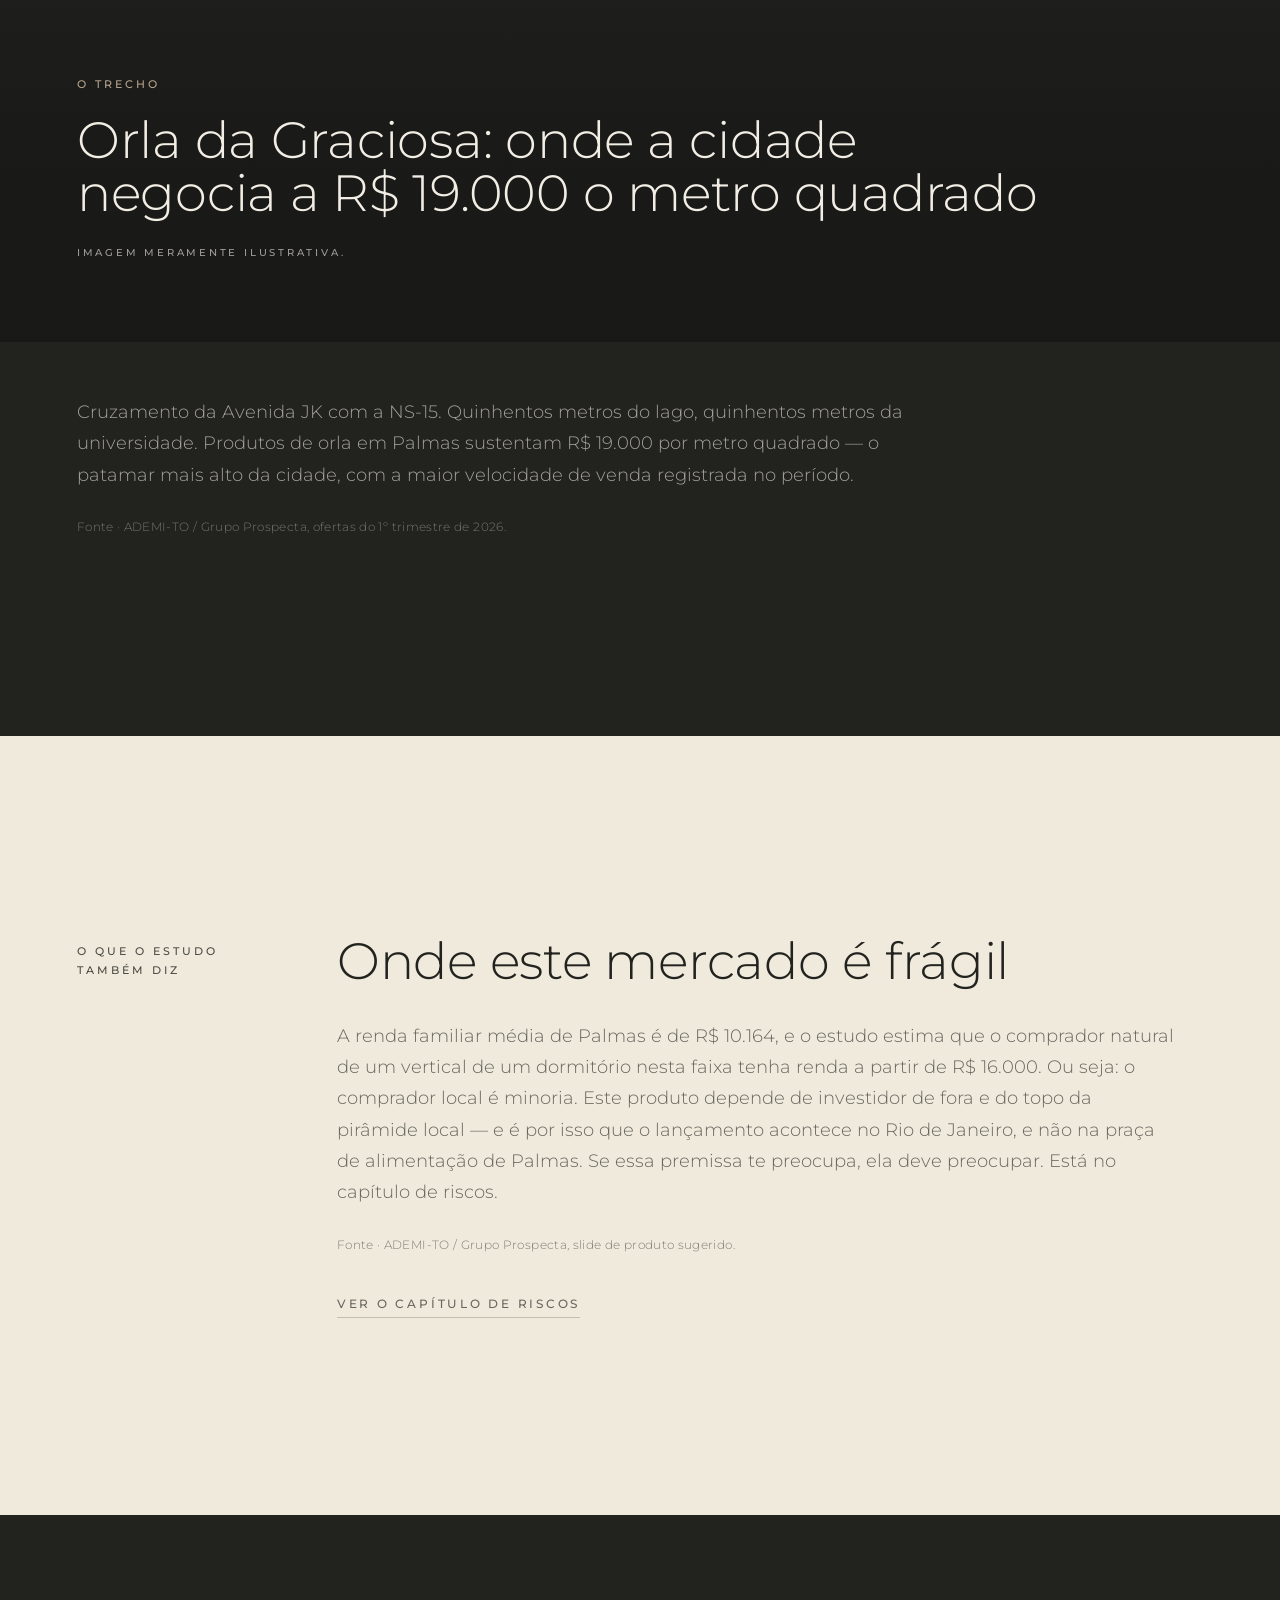
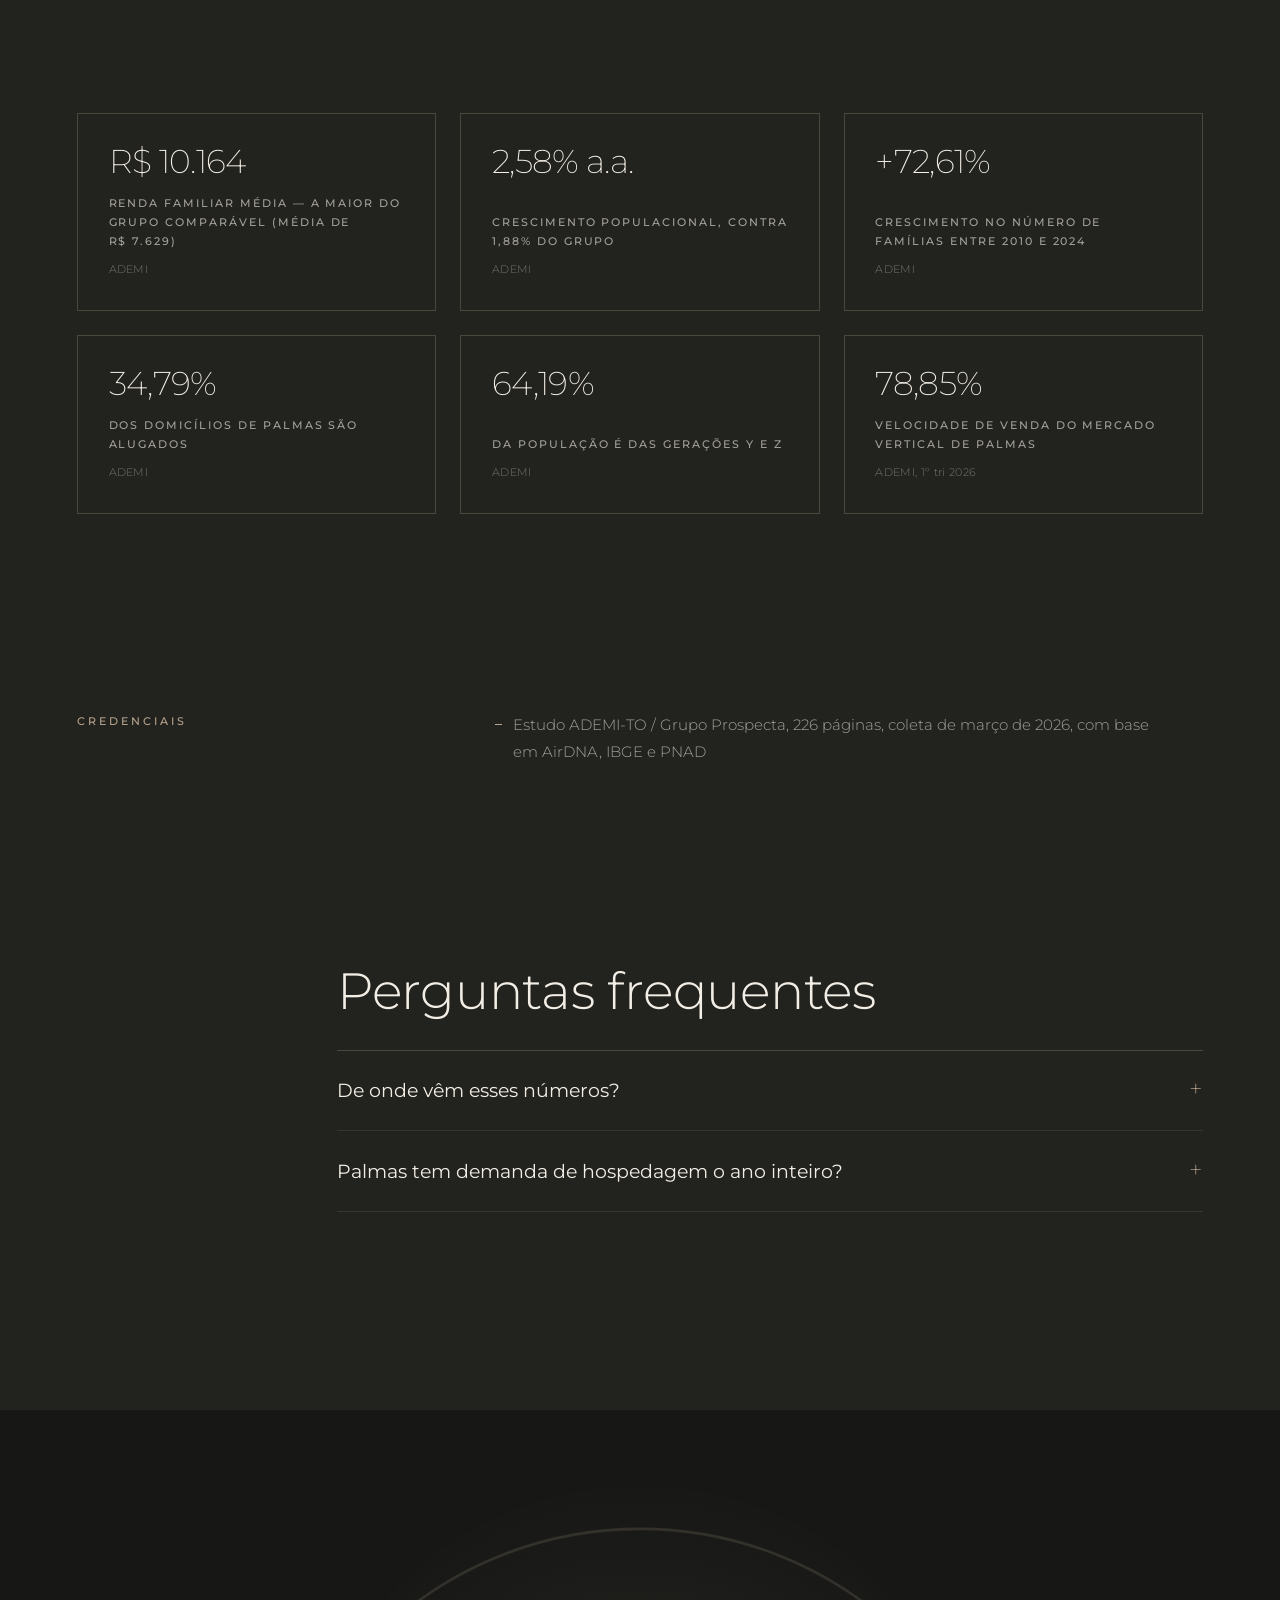
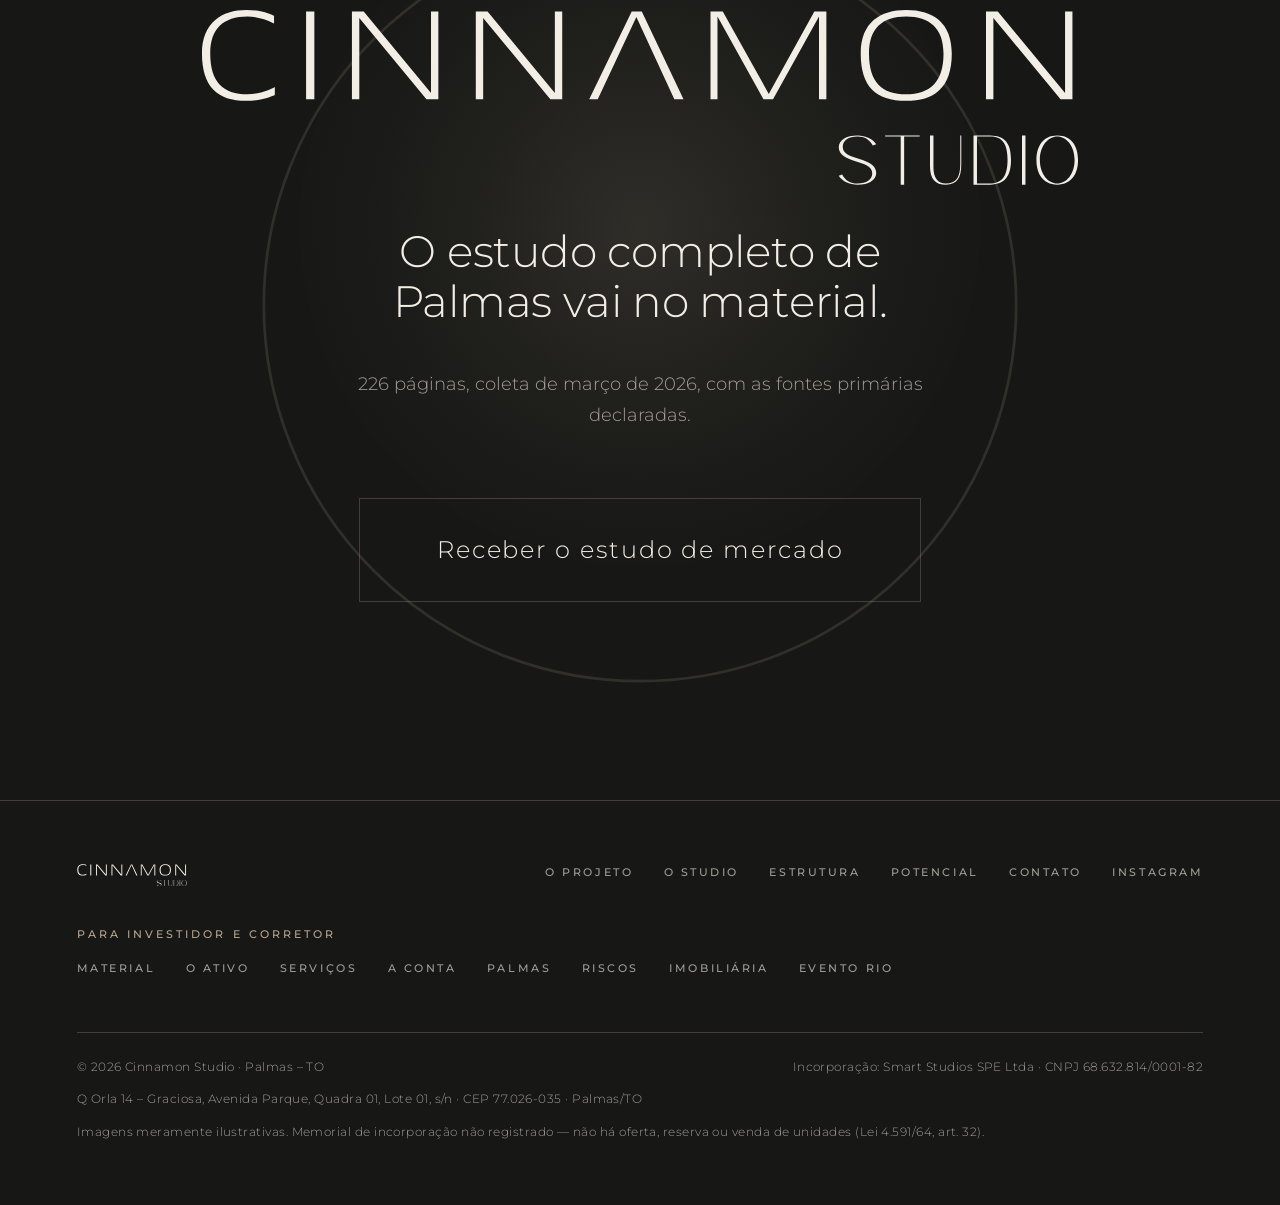
<file: palmas.html>
<!DOCTYPE html>
<html lang="pt-BR">
<head>
  <meta charset="UTF-8">
  <meta name="viewport" content="width=device-width, initial-scale=1">
  <title>Cinnamon Studio · Palmas</title>
  <meta name="description" content="R$ 10.164 por família, contra R$ 7.629 da média do grupo. Crescimento populacional de 2,58% ao ano, contra 1,88%. Não é um mercado emergente — é um…">
  <meta name="theme-color" content="#22231f">
  <meta name="robots" content="noindex">
  <!-- AJUSTAR: remover noindex quando o memorial de incorporação estiver
       registrado e a comercialização, autorizada (Lei 4.591/64 art. 32). -->
  <link rel="icon" href="/favicon.ico" sizes="any">
  <link rel="icon" type="image/svg+xml" href="/img/favicon.svg">
  <link rel="icon" type="image/png" sizes="32x32" href="/img/favicon-32.png">
  <link rel="icon" type="image/png" sizes="16x16" href="/img/favicon-16.png">
  <link rel="apple-touch-icon" sizes="180x180" href="/img/favicon-180.png">
  <link rel="manifest" href="/site.webmanifest">
  <meta property="og:type" content="website">
  <meta property="og:site_name" content="Cinnamon Studio">
  <meta property="og:locale" content="pt_BR">
  <meta property="og:title" content="A capital mais nova do Brasil tem a maior renda familiar do seu grupo comparável.">
  <meta property="og:description" content="R$ 10.164 por família, contra R$ 7.629 da média do grupo. Crescimento populacional de 2,58% ao ano, contra 1,88%. Não é um mercado emergente — é um…">
  <meta property="og:url" content="https://www.cinnamonstudio.com.br/palmas">
  <meta property="og:image" content="https://www.cinnamonstudio.com.br/img/og-cinnamon.jpg">
  <meta property="og:image:type" content="image/jpeg">
  <meta property="og:image:width" content="1200">
  <meta property="og:image:height" content="630">
  <meta property="og:image:alt" content="Wordmark Cinnamon Studio sobre a fachada da torre ao entardecer.">
  <meta name="twitter:card" content="summary_large_image">
  <meta name="twitter:title" content="A capital mais nova do Brasil tem a maior renda familiar do seu grupo comparável.">
  <meta name="twitter:description" content="R$ 10.164 por família, contra R$ 7.629 da média do grupo. Crescimento populacional de 2,58% ao ano, contra 1,88%. Não é um mercado emergente — é um…">
  <meta name="twitter:image" content="https://www.cinnamonstudio.com.br/img/og-cinnamon.jpg">
  <link rel="preconnect" href="https://fonts.googleapis.com">
  <link rel="preconnect" href="https://fonts.gstatic.com" crossorigin>
  <link rel="preconnect" href="https://cdn.jsdelivr.net">
  <link href="https://fonts.googleapis.com/css2?family=Montserrat:wght@200;300;400;500;600&display=swap" rel="stylesheet">
  <link rel="stylesheet" href="/css/style.css?v=47615a69">

  <!-- O hambúrguer NÃO pode depender de rede: /js/menu.js é <script defer>
       e, atrás do bundle do CDN, deixava o header sem botão o download
       inteiro em 4G frio. Esta linha roda antes do primeiro paint. Sem JS
       a classe não entra e a navegação segue pelo rodapé. -->
  <script>
    document.documentElement.classList.add('has-menu');
    document.addEventListener('click', function (ev) {
      if (window.__menuPronto) return;
      var alvo = ev.target && ev.target.closest && ev.target.closest('[data-menu-toggle]');
      if (alvo) window.__menuPendente = true;
    }, true);
  </script>

  <!-- Meta Pixel — 1953789878618915 (Cinnamon Studio).
       Fim do <head>, depois do CSS e das preconnects: o snippet injeta o
       script como async, então a conexão com o connect.facebook.net não
       disputa banda com o primeiro paint.
       AJUSTAR: sob a LGPD, disparar PageView antes do consentimento é
       decisão do cliente com o jurídico. Se precisar consentir antes,
       mover o fbq('track','PageView') para depois do aceite. -->
  <script>
  !function(f,b,e,v,n,t,s)
  {if(f.fbq)return;n=f.fbq=function(){n.callMethod?
  n.callMethod.apply(n,arguments):n.queue.push(arguments)};
  if(!f._fbq)f._fbq=n;n.push=n;n.loaded=!0;n.version='2.0';
  n.queue=[];t=b.createElement(e);t.async=!0;
  t.src=v;s=b.getElementsByTagName(e)[0];
  s.parentNode.insertBefore(t,s)}(window, document,'script',
  'https://connect.facebook.net/en_US/fbevents.js');
  fbq('init', '1953789878618915');
  fbq('track', 'PageView');
  </script>
</head>
<body class="page">

  <noscript><img height="1" width="1" style="display:none" alt=""
    src="https://www.facebook.com/tr?id=1953789878618915&amp;ev=PageView&amp;noscript=1"></noscript>

  <svg class="logo-sprite" aria-hidden="true" focusable="false">
    <defs>
      <g id="logo-cinnamon">
        <g class="logo__main">
          <path class="logo__ltr" d="M160.42849999999999 536.76774V528.4665600000001C157.48291999999998 530.47491 144.89726 536.09829 132.17771 536.09829C106.33694 536.09829 93.4835 522.8431800000001 93.4835 493.7890500000001C93.4835 468.34995000000004 106.8725 455.49651000000006 132.17771 455.49651000000006C144.76337 455.49651000000006 156.81347 461.25378000000006 159.62516 462.86046000000005V454.8270600000001C157.61681 453.8898300000001 147.57506 448.66812000000004 130.9727 448.66812000000004C105.66749 448.66812000000004 84.91454 461.6554500000001 84.91454 493.7890500000001C84.91454 527.931 100.71356 542.92668 130.9727 542.92668C146.37005 542.92668 158.15237 537.97275 160.42849999999999 536.76774Z"/>
          <path class="logo__ltr" d="M201.39883999999995 541.32V450.2748H192.82987999999997V541.32Z"/>
          <path class="logo__ltr" d="M329.93323999999996 541.32V450.2748H322.30150999999995V534.75939L252.54481999999996 450.2748H240.36082999999996V541.32H247.99255999999997V456.9693000000001L317.61535999999995 541.32Z"/>
          <path class="logo__ltr" d="M458.3337499999999 541.32V450.2748H450.70201999999995V534.75939L380.9453299999999 450.2748H368.7613399999999V541.32H376.3930699999999V456.9693000000001L446.01586999999995 541.32Z"/>
          <path class="logo__ltr" d="M584.0564599999999 541.32 540.80999 450.2748H530.3665699999999L486.31675999999993 541.32H495.1534999999999L535.18661 455.8981800000001L574.55027 541.32Z"/>
          <path class="logo__ltr" d="M732.1387999999998 541.32V450.2748H719.6870299999998L672.4238599999999 535.69662L624.7590199999999 450.2748H612.0394699999998V541.32H619.2695299999998V455.49651000000006L666.9343699999998 541.32H676.8422299999999L724.5070699999999 455.49651000000006V541.32Z"/>
          <path class="logo__ltr" d="M862.1459899999998 493.7890500000001C862.1459899999998 462.19101000000006 843.1336099999997 448.66812000000004 814.8828199999998 448.66812000000004C787.9709299999998 448.66812000000004 767.7535399999998 461.5215600000001 767.7535399999998 493.7890500000001C767.7535399999998 527.7971100000001 783.0169999999998 542.92668 814.8828199999998 542.92668C843.1336099999997 542.92668 862.1459899999998 530.07324 862.1459899999998 493.7890500000001ZM853.5770299999998 493.7890500000001C853.5770299999998 523.5126300000001 839.3846899999998 536.09829 814.8828199999998 536.09829C789.7114999999998 536.09829 776.3224999999998 523.64652 776.3224999999998 493.7890500000001C776.3224999999998 467.81439000000006 790.2470599999998 455.49651000000006 814.8828199999998 455.49651000000006C839.1169099999997 455.49651000000006 853.5770299999998 467.68050000000005 853.5770299999998 493.7890500000001Z"/>
          <path class="logo__ltr" d="M987.1992499999998 541.32V450.2748H979.5675199999998V534.75939L909.8108299999998 450.2748H897.6268399999998V541.32H905.2585699999998V456.9693000000001L974.8813699999998 541.32Z"/>
        </g>
        <g class="logo__sub">
          <path class="logo__ltr" d="M744.9853999999999 591.13166C744.9853999999999 608.1651899999999 779.6938899999999 603.60391 779.6938899999999 618.07172C779.6938899999999 624.4860199999999 773.7072099999999 628.69095 764.44211 628.69095C757.0300299999999 628.69095 751.3996999999999 625.19872 748.47763 619.28331L744.9853999999999 620.5661699999999C748.2638199999999 626.05396 756.03225 629.76 764.44211 629.76C776.0591199999999 629.76 783.82755 624.91364 783.82755 617.57283C783.82755 600.5393 749.11906 605.10058 749.11906 590.6327699999999C749.11906 584.1472 755.10574 579.94227 764.44211 579.94227C771.71165 579.94227 777.2707099999999 583.36323 780.26405 589.20737L783.82755 587.99578C780.6203999999999 582.50799 772.8519699999999 578.87322 764.44211 578.87322C752.68256 578.87322 744.9853999999999 583.71958 744.9853999999999 591.13166Z"/>
          <path class="logo__ltr" d="M793.09265 578.87322V579.94227H809.19967V629.76H812.7631700000001V579.94227H828.87019V578.87322Z"/>
          <path class="logo__ltr" d="M839.56069 578.87322V610.37456C839.56069 624.12967 845.0484799999999 629.76 856.09533 629.76C867.64107 629.76 871.98854 623.2744299999999 871.98854 607.95138V578.87322H870.91949V608.1651899999999C870.91949 622.0628399999999 866.92837 628.69095 855.9527899999999 628.69095C847.6142 628.69095 843.12419 622.27665 843.12419 611.9425V578.87322Z"/>
          <path class="logo__ltr" d="M884.6746 629.76H901.92194C917.24499 629.47492 923.51675 621.13633 923.51675 604.03153C923.51675 586.2853 916.7461 579.1582999999999 901.92194 578.87322H884.6746ZM888.2381 628.69095V579.94227H901.49432C914.18038 579.79973 919.95325 586.85546 919.95325 604.03153C919.95325 620.92252 914.32292 628.69095 901.49432 628.69095Z"/>
          <path class="logo__ltr" d="M938.4834500000001 629.76V578.87322H934.9199500000001V629.76Z"/>
          <path class="logo__ltr" d="M971.4814600000001 629.76C986.5907000000001 629.76 993.0050000000001 618.1429899999999 993.0050000000001 604.31661C993.0050000000001 590.41896 986.5907000000001 578.87322 971.4814600000001 578.87322C956.3009500000001 578.87322 949.88665 590.41896 949.88665 604.31661C949.88665 618.1429899999999 956.3009500000001 629.76 971.4814600000001 629.76ZM971.4814600000001 579.94227C980.67529 579.94227 989.4415 589.34991 989.4415 604.31661C989.4415 619.28331 980.67529 628.69095 971.4814600000001 628.69095C962.21636 628.69095 953.45015 619.28331 953.45015 604.31661C953.45015 589.34991 962.21636 579.94227 971.4814600000001 579.94227Z"/>
        </g>
      </g>
    </defs>
  </svg>

  <!-- grain global de filme — mesmo do index (o CSS o desliga no mobile) -->
  <div class="grain" aria-hidden="true"></div>

  <!-- cursor customizado — a lógica vive em js/ui.js; sem JS não aparece -->
  <div class="cursor-ring" aria-hidden="true"></div>
  <div class="cursor-dot" aria-hidden="true"></div>

  <header class="site-header">
    <a href="/" class="wordmark" aria-label="Cinnamon Studio — página inicial">
      <svg class="wordmark__art" viewBox="82.91 446.67 912.09 185.09" aria-hidden="true" focusable="false"><use href="#logo-cinnamon"/></svg>
    </a>
    <!-- "Entre em contato" vive no rodapé do drawer -->
    <button class="header-menu-btn" type="button" data-menu-toggle
            aria-expanded="false" aria-controls="menu-overlay"><span class="menu-icon" aria-hidden="true"><span></span><span></span><span></span></span><span class="header-menu-btn__txt">Menu</span></button>
  </header>

  <div class="menu-overlay" id="menu-overlay" hidden>
    <div class="menu-overlay__scrim" data-menu-close aria-hidden="true"></div>
    <aside class="menu-panel" role="dialog" aria-modal="true" aria-label="Menu de navegação">
      <div class="menu-overlay__bar">
        <span class="wordmark" aria-hidden="true"><svg class="wordmark__art" viewBox="82.91 446.67 912.09 185.09" aria-hidden="true" focusable="false"><use href="#logo-cinnamon"/></svg></span>
        <button class="header-menu-btn" type="button" data-menu-close>Fechar</button>
      </div>
      <nav aria-label="Páginas do site"><ul class="menu-list"><li><a href="/">Início</a></li><li><a href="/landing">Material</a></li><li><a href="/o-ativo">O Ativo</a></li><li><a href="/os-servicos">Os Serviços</a></li><li><a href="/a-conta">A Conta</a></li><li><a href="/palmas" aria-current="page">Palmas</a></li><li><a href="/riscos">Riscos</a></li><li><a href="/area-da-imobiliaria">Área da Imobiliária</a></li><li><a href="/evento-rio">Evento Rio</a></li></ul></nav>
      <div class="menu-overlay__foot">
        <p class="menu-overlay__tag">Seu espaço. Seu ritmo.</p>
        <a class="cta-link" href="https://form.respondi.app/RwKMw19v" rel="noopener">Entre em contato</a>
      </div>
    </aside>
  </div>

  <main class="page">
    <section class="page-hero"><div class="container"><p class="eyebrow">Palmas – Tocantins</p><h1 class="display-2">A capital mais nova do Brasil tem a maior renda familiar do seu grupo comparável.</h1><p class="page-hero__lead caption">R$ 10.164 por família, contra R$ 7.629 da média do grupo. Crescimento populacional de 2,58% ao ano, contra 1,88%. Não é um mercado emergente — é um mercado que a maioria dos investidores do Sudeste ainda não abriu a planilha para olhar.</p><div class="cta-row"><a class="cta-btn" href="/landing#form">Receber o estudo de mercado</a></div></div></section><div id="conteudo"></div><section class="section sec sec--capitular" id="s-01"><div class="container"><div class="section-head"><p class="eyebrow">Quem mora aqui</p><h2 class="display-2">323.625 habitantes, e o número de famílias cresceu 72,61% em catorze anos</h2></div><p class="sec-body">Entre 2010 e 2024, Palmas saiu de 48.824 para 84.273 famílias. Hoje são 121.339 domicílios, dos quais 34,79% são alugados — proporção alta para o padrão brasileiro. O IDH é 0,788. As gerações Y e Z somam 64,19% da população: a faixa que forma domicílio pequeno, mora sozinha e aluga.</p><p class="fonte">Fonte · ADEMI-TO / Grupo Prospecta, com base em IBGE e PNAD. Coleta de março de 2026.</p></div></section><section class="section sec sec--lastro" id="s-02"><div class="container"><div class="sec__main"><div class="section-head"><p class="eyebrow">O mercado imobiliário</p><h2 class="display-2">4.435 unidades lançadas e velocidade de venda de 78,85%</h2></div><p class="sec-body">O mercado vertical de Palmas lançou 4.435 unidades e mantém 938 em estoque, com velocidade de venda acumulada de 78,85% e preço médio de R$ 12.885 por metro quadrado. O segmento de studio é o mais líquido: a cidade absorveu 510 studios nesta faixa de ticket, com velocidade de venda entre 94% e 99%, sem qualquer plataforma de locação envolvida.</p></div><aside class="sec__aside"><!-- AJUSTAR: nota interna do deck (por_que), fora da tela. Se for copy pública, mova para "corpo" no JSON: A leitura que interessa: em Palmas o comprador compra imóvel. A liquidez do studio nesta faixa foi provada por produtos sem tecnologia de gestão — o que sustenta a decisão de posicionar este empreendimento por prazo, operação e endereço, não por aplicativo. --><p class="fonte">Fonte · ADEMI-TO / Grupo Prospecta, ofertas do 1º trimestre de 2026.</p></aside></div></section><section class="section sec sec--ficha" id="s-03"><div class="container"><div class="section-head"><p class="eyebrow">A demanda de hospedagem</p><h2 class="display-2">49 hotéis, 1.982 unidades e ocupação média de 69,19%</h2></div><div class="sec__corpo"><p class="sec-body">A diária média da hotelaria de Palmas é de R$ 331,87. O segmento de três estrelas concentra 1.179 unidades e roda 74,82% de ocupação com diária de R$ 343,64 — a melhor eficiência do mercado. No segmento superior há hotel operando a 95% de ocupação, o que indica demanda represada acima do padrão hoje ofertado.</p><p class="fonte">Fonte · ADEMI-TO / Grupo Prospecta, coleta de março de 2026.</p><p class="ressalva">Receita por unidade disponível na hotelaria é valor bruto. O custo operacional de um hotel é maior que o de uma locação por temporada.</p></div></div></section><section class="section sec sec--prancha" id="s-04"><figure class="prancha"><div class="prancha__media"><picture><source media="(max-width: 768px)" srcset="/img/ext-orla-960.webp"><img src="/img/ext-orla-1920.webp" width="1600" height="1600" sizes="100vw" alt="Fachada frontal do Cinnamon Studio na hora azul, com palmeiras na entrada e o letreiro aceso no alto da torre." loading="lazy" style="object-position:50% 44%;" decoding="async"></picture></div><div class="prancha__scrim" aria-hidden="true"></div><figcaption class="prancha__card container"><div class="section-head"><p class="eyebrow">O trecho</p><h2 class="display-2">Orla da Graciosa: onde a cidade negocia a R$ 19.000 o metro quadrado</h2></div><p class="prancha__legenda">Imagem meramente ilustrativa.</p></figcaption></figure><div class="container sec__depois"><p class="sec-body">Cruzamento da Avenida JK com a NS-15. Quinhentos metros do lago, quinhentos metros da universidade. Produtos de orla em Palmas sustentam R$ 19.000 por metro quadrado — o patamar mais alto da cidade, com a maior velocidade de venda registrada no período.</p><p class="fonte">Fonte · ADEMI-TO / Grupo Prospecta, ofertas do 1º trimestre de 2026.</p></div></section><section class="section section--claro sec sec--claro" id="s-05"><div class="container"><div class="section-head"><p class="eyebrow">O que o estudo também diz</p><h2 class="display-2">Onde este mercado é frágil</h2></div><p class="sec-body">A renda familiar média de Palmas é de R$ 10.164, e o estudo estima que o comprador natural de um vertical de um dormitório nesta faixa tenha renda a partir de R$ 16.000. Ou seja: o comprador local é minoria. Este produto depende de investidor de fora e do topo da pirâmide local — e é por isso que o lançamento acontece no Rio de Janeiro, e não na praça de alimentação de Palmas. Se essa premissa te preocupa, ela deve preocupar. Está no capítulo de riscos.</p><p class="fonte">Fonte · ADEMI-TO / Grupo Prospecta, slide de produto sugerido.</p><p class="sec-cta"><a class="cta-link" href="/riscos">Ver o capítulo de riscos</a></p></div></section><section class="section sec sec--quiet" id="s-06"><div class="container"><ul class="stats"><li class="stat"><span class="stat__num">R$ 10.164</span><span class="stat__label">renda familiar média — a maior do grupo comparável (média de R$ 7.629)</span><span class="stat__fonte">ADEMI</span></li><li class="stat"><span class="stat__num"><span class="stat__n" data-count="2,58" data-decimals="2">2,58</span>% a.a.</span><span class="stat__label">crescimento populacional, contra 1,88% do grupo</span><span class="stat__fonte">ADEMI</span></li><li class="stat"><span class="stat__num">+72,61%</span><span class="stat__label">crescimento no número de famílias entre 2010 e 2024</span><span class="stat__fonte">ADEMI</span></li><li class="stat"><span class="stat__num"><span class="stat__n" data-count="34,79" data-decimals="2">34,79</span>%</span><span class="stat__label">dos domicílios de Palmas são alugados</span><span class="stat__fonte">ADEMI</span></li><li class="stat"><span class="stat__num"><span class="stat__n" data-count="64,19" data-decimals="2">64,19</span>%</span><span class="stat__label">da população é das gerações Y e Z</span><span class="stat__fonte">ADEMI</span></li><li class="stat"><span class="stat__num"><span class="stat__n" data-count="78,85" data-decimals="2">78,85</span>%</span><span class="stat__label">velocidade de venda do mercado vertical de Palmas</span><span class="stat__fonte">ADEMI, 1º tri 2026</span></li></ul></div></section><section class="section sec sec--ficha" id="s-07"><div class="container"><div class="section-head"><p class="eyebrow">Credenciais</p></div><div class="sec__corpo"><ul class="credenciais"><li>Estudo ADEMI-TO / Grupo Prospecta, 226 páginas, coleta de março de 2026, com base em AirDNA, IBGE e PNAD</li></ul></div></div></section><section class="section sec sec--quiet" id="s-08"><div class="container"><div class="section-head"><h2 class="display-2">Perguntas frequentes</h2></div><div class="faq-list"><details><summary>De onde vêm esses números?</summary><p>Do relatório encomendado pela ADEMI-TO ao Grupo Prospecta, com coleta em março de 2026 sobre as ofertas do primeiro trimestre. As fontes primárias são AirDNA, IBGE e PNAD. O estudo completo vai no material.</p></details><details><summary>Palmas tem demanda de hospedagem o ano inteiro?</summary><p>A hotelaria formal roda 69,19% de ocupação média, com o segmento de três estrelas em 74,82%. A demanda de temporada é mais sazonal e mais disputada — o capítulo de riscos trata disso.</p></details></div></div></section><section class="finale" aria-label="Fechamento"><span class="finale__glow" aria-hidden="true"></span><svg class="ring ring--finale" viewBox="0 0 100 100" aria-hidden="true" focusable="false"><circle cx="50" cy="50" r="49.5" fill="none" stroke="currentColor" stroke-width="0.35"/></svg><div class="finale__inner container"><p class="wordmark">
          <span class="sr-only">Cinnamon Studio</span>
          <svg class="wordmark__art" viewBox="82.91 446.67 912.09 185.09" aria-hidden="true" focusable="false">
    <defs><clipPath id="logo-clip-finale"><rect x="82.91" y="446.67" width="912.09" height="185.09"/></clipPath></defs>
    <g clip-path="url(#logo-clip-finale)">
  <g class="wordmark__main logo__main">
    <path class="logo__ltr" d="M160.42849999999999 536.76774V528.4665600000001C157.48291999999998 530.47491 144.89726 536.09829 132.17771 536.09829C106.33694 536.09829 93.4835 522.8431800000001 93.4835 493.7890500000001C93.4835 468.34995000000004 106.8725 455.49651000000006 132.17771 455.49651000000006C144.76337 455.49651000000006 156.81347 461.25378000000006 159.62516 462.86046000000005V454.8270600000001C157.61681 453.8898300000001 147.57506 448.66812000000004 130.9727 448.66812000000004C105.66749 448.66812000000004 84.91454 461.6554500000001 84.91454 493.7890500000001C84.91454 527.931 100.71356 542.92668 130.9727 542.92668C146.37005 542.92668 158.15237 537.97275 160.42849999999999 536.76774Z"/>
    <path class="logo__ltr" d="M201.39883999999995 541.32V450.2748H192.82987999999997V541.32Z"/>
    <path class="logo__ltr" d="M329.93323999999996 541.32V450.2748H322.30150999999995V534.75939L252.54481999999996 450.2748H240.36082999999996V541.32H247.99255999999997V456.9693000000001L317.61535999999995 541.32Z"/>
    <path class="logo__ltr" d="M458.3337499999999 541.32V450.2748H450.70201999999995V534.75939L380.9453299999999 450.2748H368.7613399999999V541.32H376.3930699999999V456.9693000000001L446.01586999999995 541.32Z"/>
    <path class="logo__ltr" d="M584.0564599999999 541.32 540.80999 450.2748H530.3665699999999L486.31675999999993 541.32H495.1534999999999L535.18661 455.8981800000001L574.55027 541.32Z"/>
    <path class="logo__ltr" d="M732.1387999999998 541.32V450.2748H719.6870299999998L672.4238599999999 535.69662L624.7590199999999 450.2748H612.0394699999998V541.32H619.2695299999998V455.49651000000006L666.9343699999998 541.32H676.8422299999999L724.5070699999999 455.49651000000006V541.32Z"/>
    <path class="logo__ltr" d="M862.1459899999998 493.7890500000001C862.1459899999998 462.19101000000006 843.1336099999997 448.66812000000004 814.8828199999998 448.66812000000004C787.9709299999998 448.66812000000004 767.7535399999998 461.5215600000001 767.7535399999998 493.7890500000001C767.7535399999998 527.7971100000001 783.0169999999998 542.92668 814.8828199999998 542.92668C843.1336099999997 542.92668 862.1459899999998 530.07324 862.1459899999998 493.7890500000001ZM853.5770299999998 493.7890500000001C853.5770299999998 523.5126300000001 839.3846899999998 536.09829 814.8828199999998 536.09829C789.7114999999998 536.09829 776.3224999999998 523.64652 776.3224999999998 493.7890500000001C776.3224999999998 467.81439000000006 790.2470599999998 455.49651000000006 814.8828199999998 455.49651000000006C839.1169099999997 455.49651000000006 853.5770299999998 467.68050000000005 853.5770299999998 493.7890500000001Z"/>
    <path class="logo__ltr" d="M987.1992499999998 541.32V450.2748H979.5675199999998V534.75939L909.8108299999998 450.2748H897.6268399999998V541.32H905.2585699999998V456.9693000000001L974.8813699999998 541.32Z"/>
  </g>
  <g class="wordmark__sub logo__sub">
    <path class="logo__ltr" d="M744.9853999999999 591.13166C744.9853999999999 608.1651899999999 779.6938899999999 603.60391 779.6938899999999 618.07172C779.6938899999999 624.4860199999999 773.7072099999999 628.69095 764.44211 628.69095C757.0300299999999 628.69095 751.3996999999999 625.19872 748.47763 619.28331L744.9853999999999 620.5661699999999C748.2638199999999 626.05396 756.03225 629.76 764.44211 629.76C776.0591199999999 629.76 783.82755 624.91364 783.82755 617.57283C783.82755 600.5393 749.11906 605.10058 749.11906 590.6327699999999C749.11906 584.1472 755.10574 579.94227 764.44211 579.94227C771.71165 579.94227 777.2707099999999 583.36323 780.26405 589.20737L783.82755 587.99578C780.6203999999999 582.50799 772.8519699999999 578.87322 764.44211 578.87322C752.68256 578.87322 744.9853999999999 583.71958 744.9853999999999 591.13166Z"/>
    <path class="logo__ltr" d="M793.09265 578.87322V579.94227H809.19967V629.76H812.7631700000001V579.94227H828.87019V578.87322Z"/>
    <path class="logo__ltr" d="M839.56069 578.87322V610.37456C839.56069 624.12967 845.0484799999999 629.76 856.09533 629.76C867.64107 629.76 871.98854 623.2744299999999 871.98854 607.95138V578.87322H870.91949V608.1651899999999C870.91949 622.0628399999999 866.92837 628.69095 855.9527899999999 628.69095C847.6142 628.69095 843.12419 622.27665 843.12419 611.9425V578.87322Z"/>
    <path class="logo__ltr" d="M884.6746 629.76H901.92194C917.24499 629.47492 923.51675 621.13633 923.51675 604.03153C923.51675 586.2853 916.7461 579.1582999999999 901.92194 578.87322H884.6746ZM888.2381 628.69095V579.94227H901.49432C914.18038 579.79973 919.95325 586.85546 919.95325 604.03153C919.95325 620.92252 914.32292 628.69095 901.49432 628.69095Z"/>
    <path class="logo__ltr" d="M938.4834500000001 629.76V578.87322H934.9199500000001V629.76Z"/>
    <path class="logo__ltr" d="M971.4814600000001 629.76C986.5907000000001 629.76 993.0050000000001 618.1429899999999 993.0050000000001 604.31661C993.0050000000001 590.41896 986.5907000000001 578.87322 971.4814600000001 578.87322C956.3009500000001 578.87322 949.88665 590.41896 949.88665 604.31661C949.88665 618.1429899999999 956.3009500000001 629.76 971.4814600000001 629.76ZM971.4814600000001 579.94227C980.67529 579.94227 989.4415 589.34991 989.4415 604.31661C989.4415 619.28331 980.67529 628.69095 971.4814600000001 628.69095C962.21636 628.69095 953.45015 619.28331 953.45015 604.31661C953.45015 589.34991 962.21636 579.94227 971.4814600000001 579.94227Z"/>
  </g>
    </g>
        </svg>
        </p><h2 class="display-3 finale__titulo">O estudo completo de Palmas vai no material.</h2><p class="finale__texto caption">226 páginas, coleta de março de 2026, com as fontes primárias declaradas.</p><a class="cta-major" href="/landing#form">Receber o estudo de mercado</a></div></section>
  </main>

  <footer class="site-footer">
    <div class="container">
      <div class="site-footer__top">
        <p class="wordmark">
          <svg class="wordmark__art" viewBox="82.91 446.67 912.09 185.09" aria-hidden="true" focusable="false"><use href="#logo-cinnamon"/></svg>
          <span class="sr-only">Cinnamon Studio</span>
        </p>
        <nav class="footer-nav" aria-label="Navegação do rodapé">
          <a href="/#projeto">O Projeto</a>
          <a href="/#studio">O Studio</a>
          <a href="/#estrutura">Estrutura</a>
          <a href="/#potencial">Potencial</a>
          <a href="/#contato">Contato</a>
          <a href="https://www.instagram.com/cinnamonstudiobr/" rel="noopener">Instagram</a>
        </nav>
      </div>
      <p class="eyebrow" style="margin-top:2.4rem;">Para investidor e corretor</p>
      <nav class="footer-nav" aria-label="Material completo para investidor e corretor" style="margin-top:1rem;"><a href="/landing">Material</a><a href="/o-ativo">O Ativo</a><a href="/os-servicos">Serviços</a><a href="/a-conta">A Conta</a><a href="/palmas" aria-current="page">Palmas</a><a href="/riscos">Riscos</a><a href="/area-da-imobiliaria">Imobiliária</a><a href="/evento-rio">Evento Rio</a></nav>
      <div class="site-footer__legal">
        <p>© 2026 Cinnamon Studio · Palmas – TO</p>
        <p>Incorporação: Smart Studios SPE Ltda · CNPJ 68.632.814/0001-82</p>
        <p>Q Orla 14 – Graciosa, Avenida Parque, Quadra 01, Lote 01, s/n · CEP 77.026-035 · Palmas/TO</p>
        <!-- AJUSTAR: incluir nº do memorial de incorporação quando registrado -->
        <p>Imagens meramente ilustrativas. Memorial de incorporação não registrado — não há oferta, reserva ou venda de unidades (Lei 4.591/64, art. 32).</p>
      </div>
    </div>
  </footer>

  <script defer src="/js/menu.js?v=77aedfef"></script>
  <script defer src="https://cdn.jsdelivr.net/combine/npm/gsap@3.15.0/dist/gsap.min.js,npm/gsap@3.15.0/dist/ScrollTrigger.min.js,npm/lenis@1.3.26/dist/lenis.min.js"></script>
  <script defer src="/js/lenis-setup.js?v=3bfc2a40"></script>
  <script defer src="/js/ui.js?v=0cb20cbb"></script>
  <script defer src="/js/pages.js?v=6b60141f"></script>
  <script defer src="/js/forms.js?v=85dde935"></script>
</body>
</html>
</file>
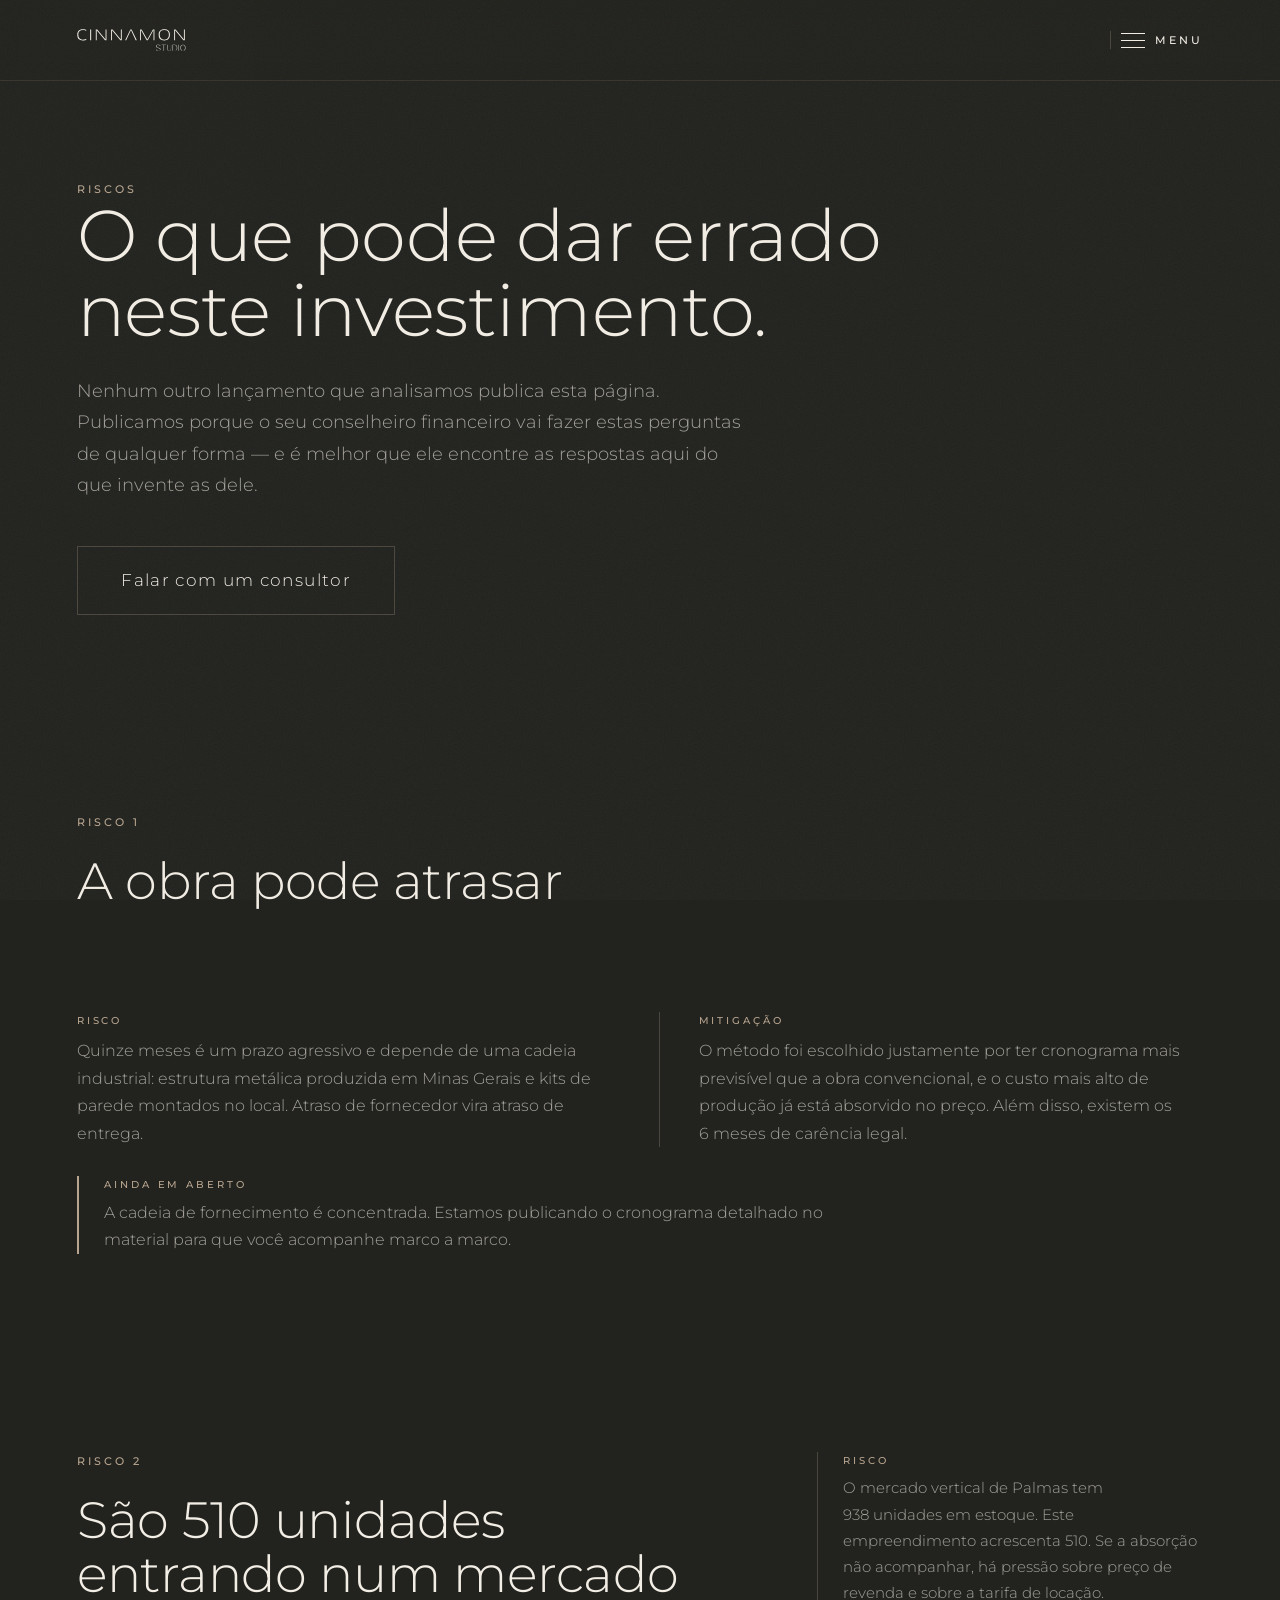
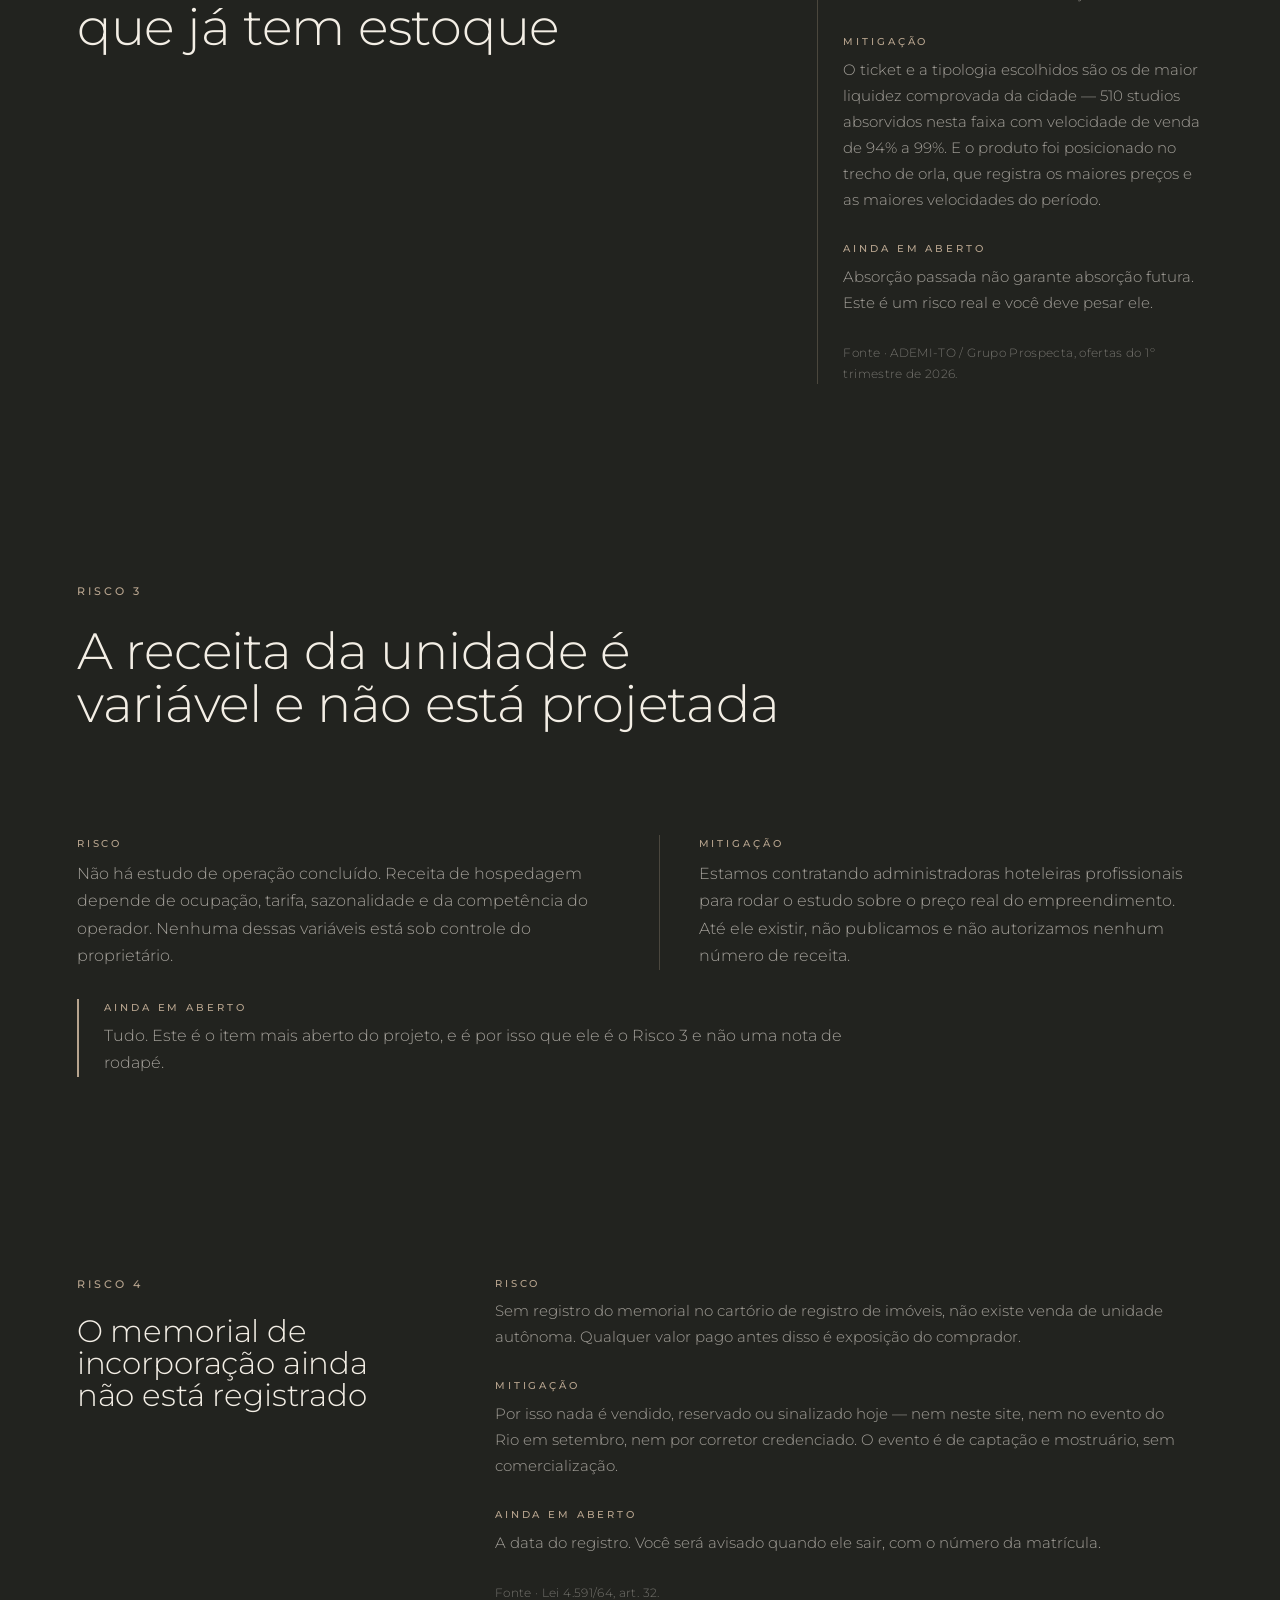
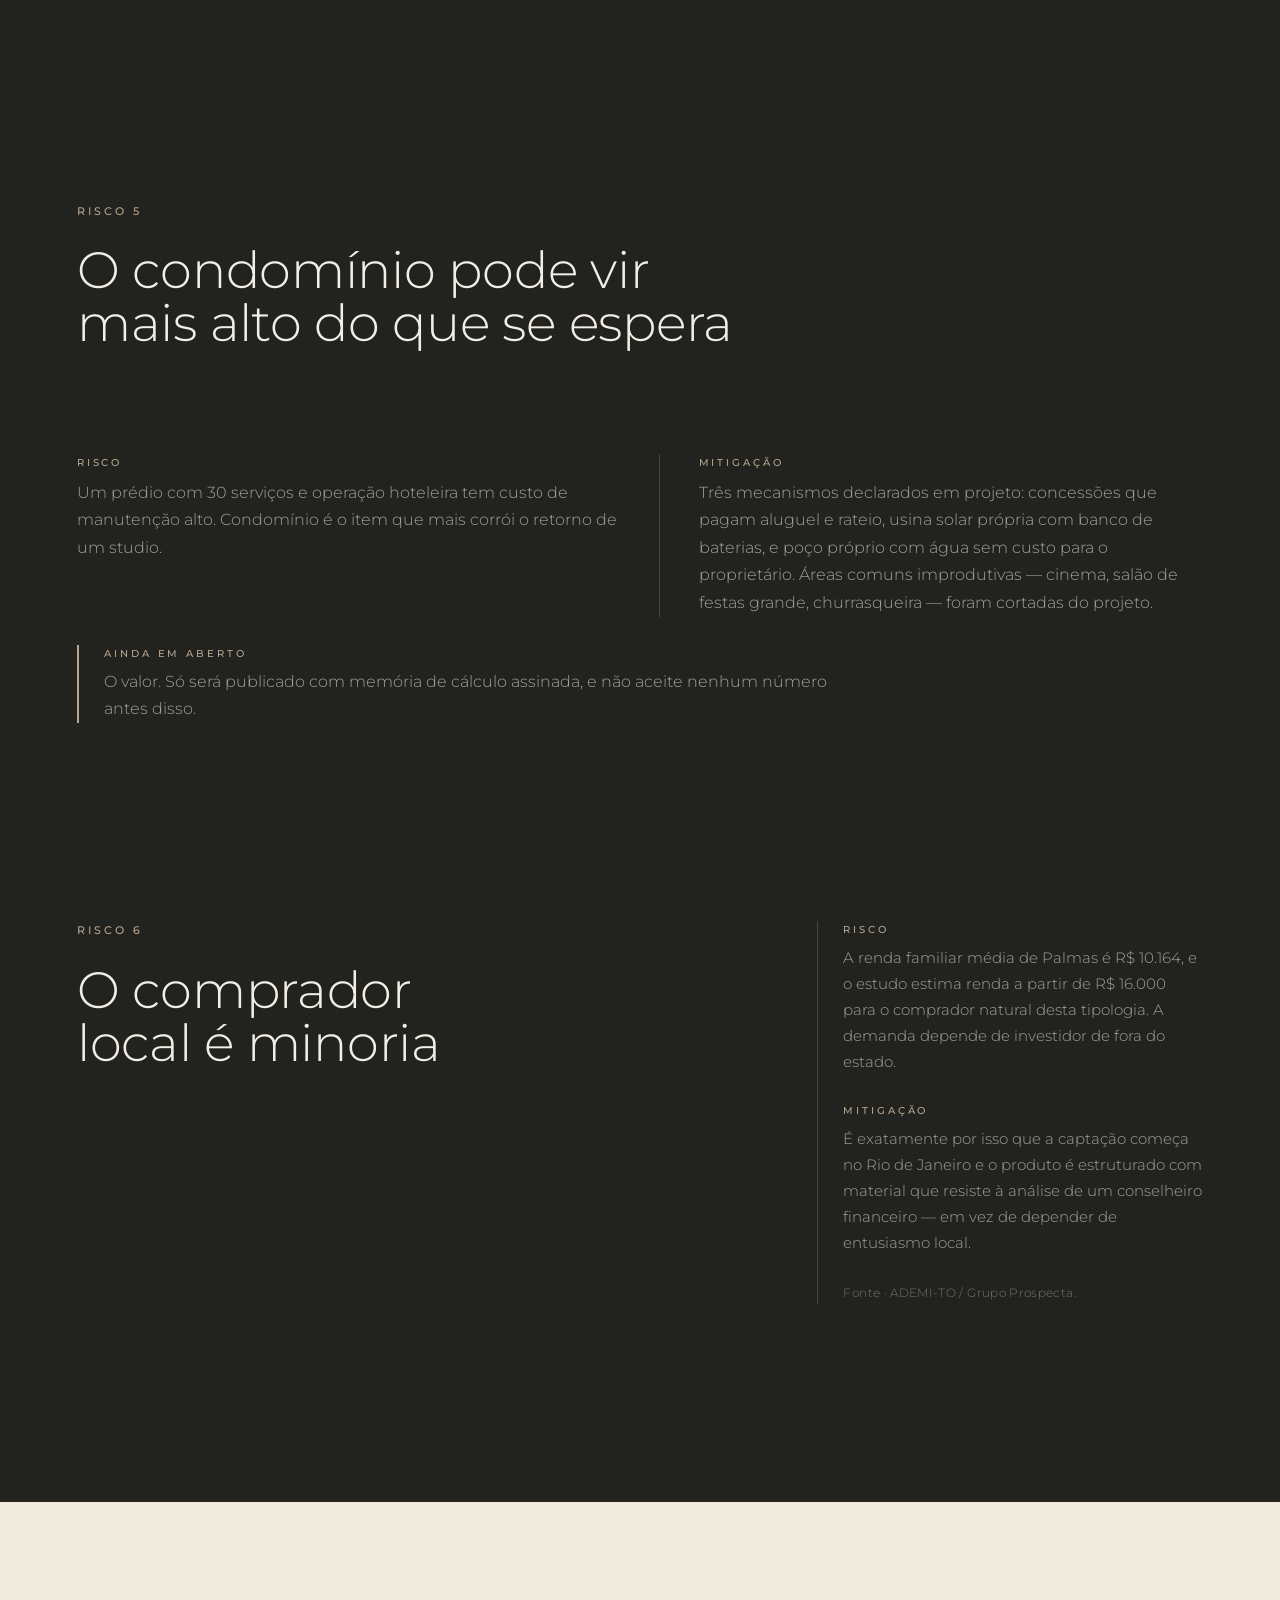
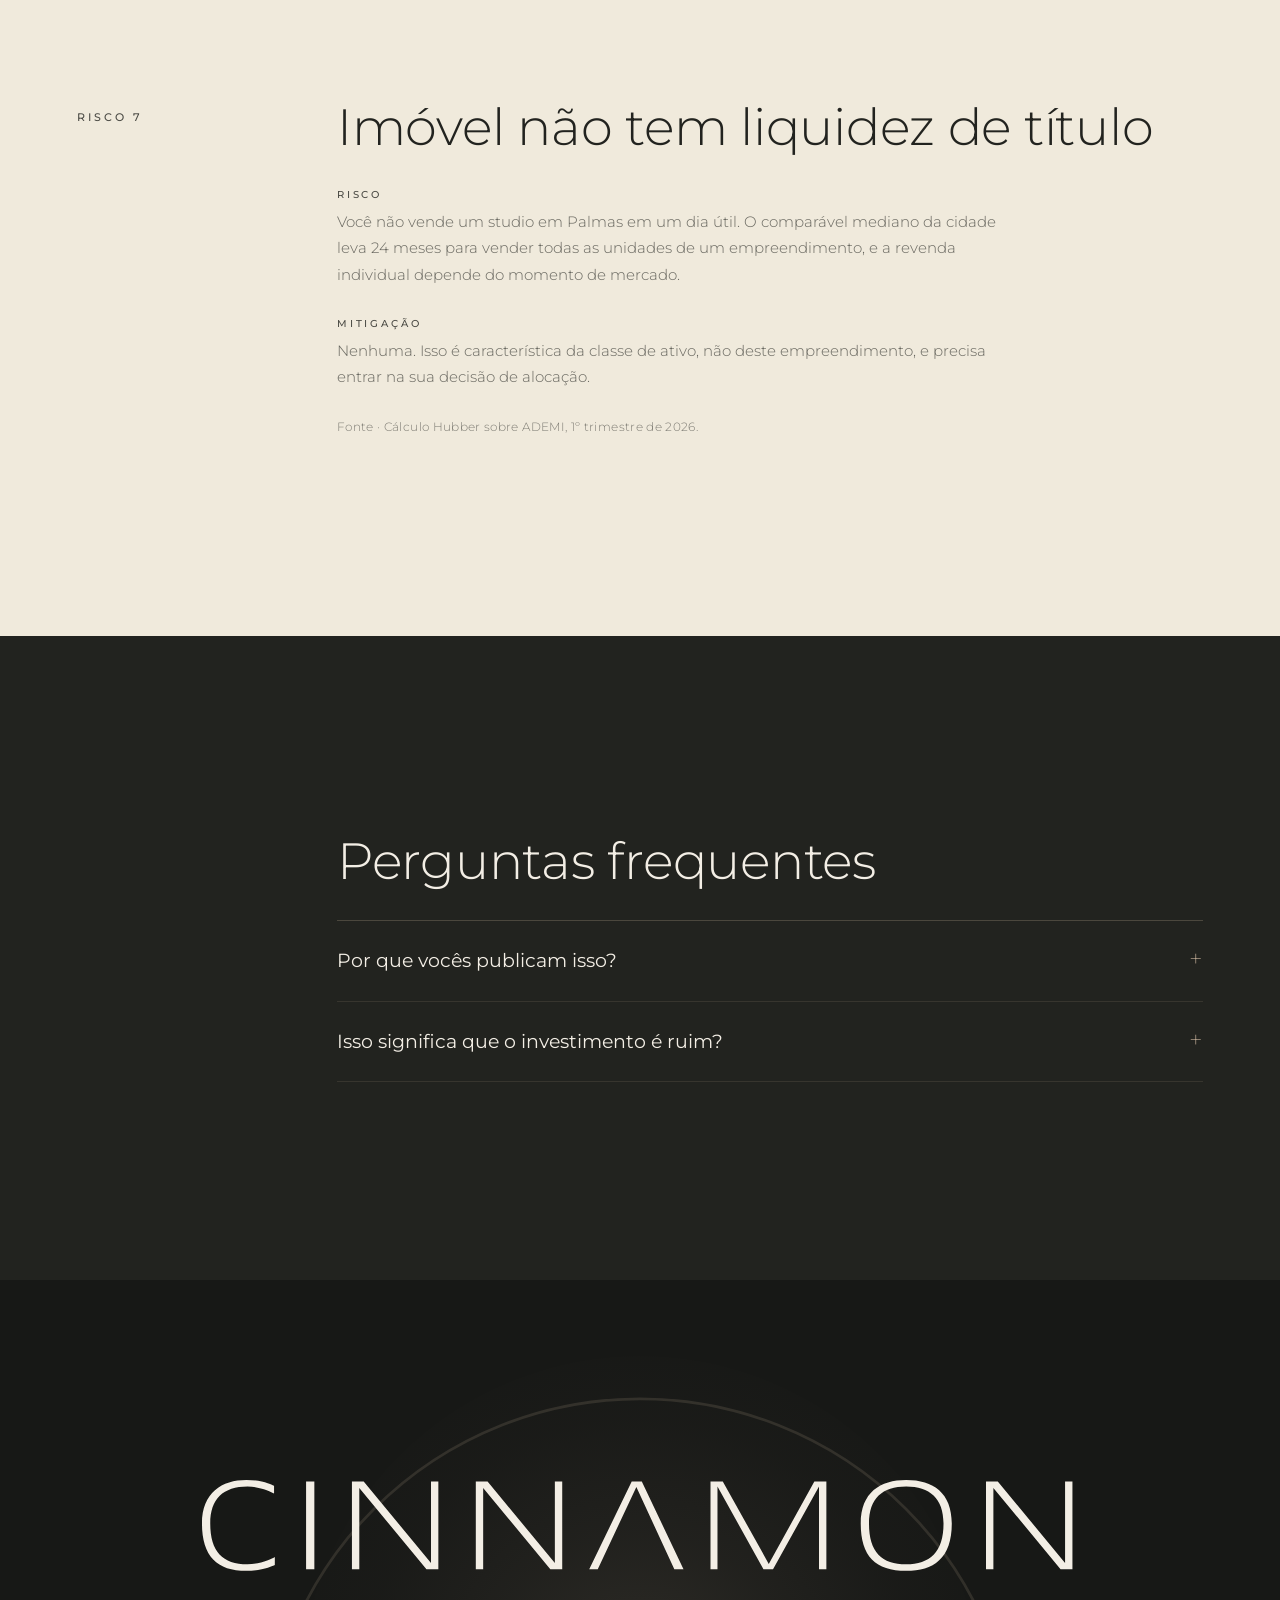
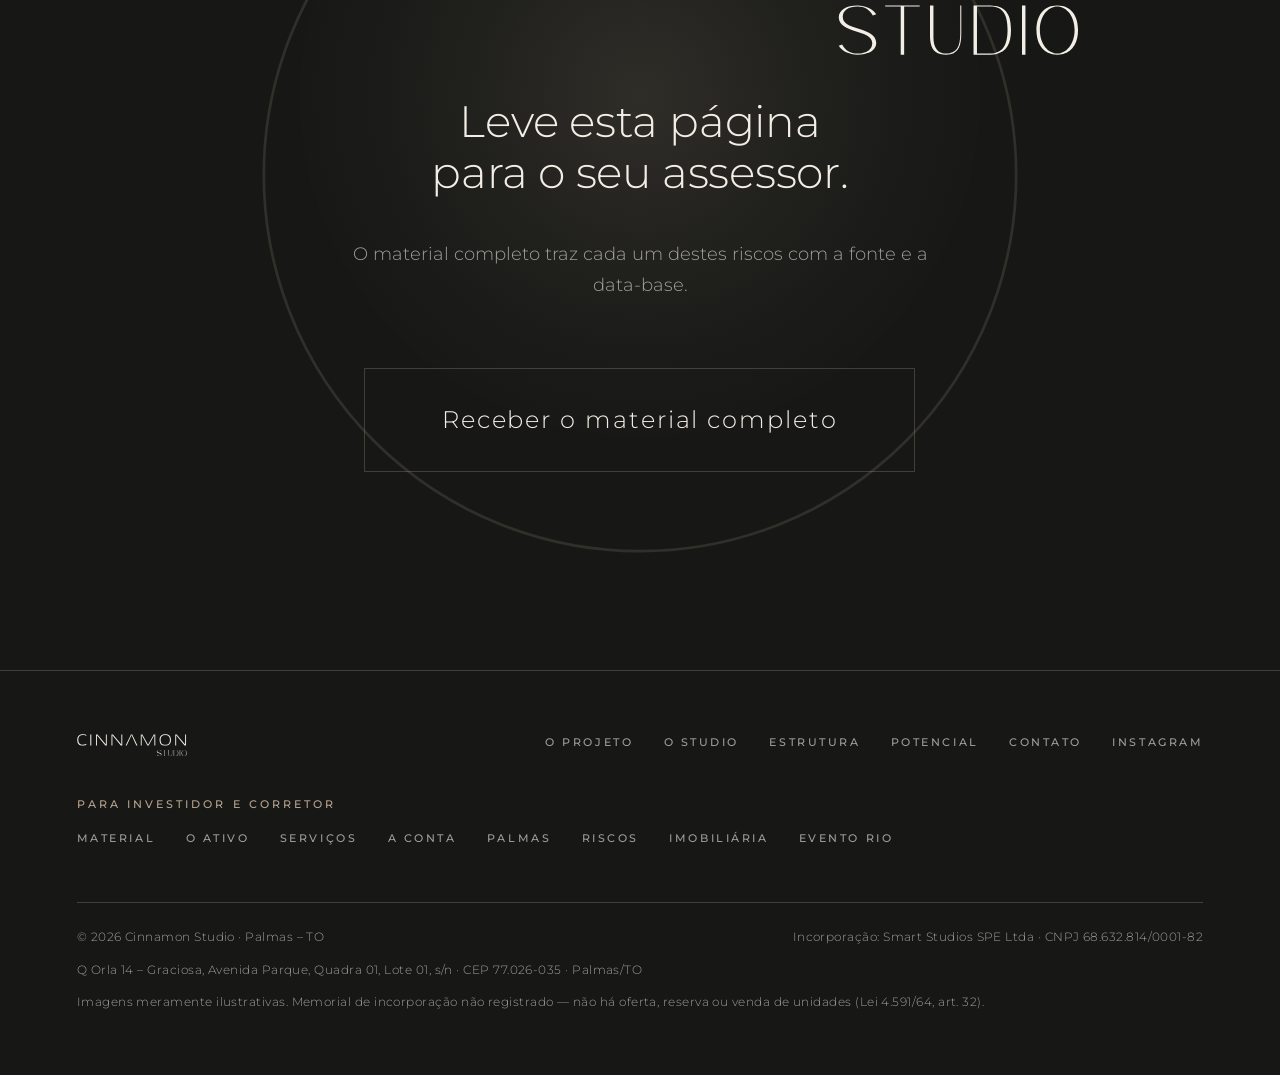
<file: riscos.html>
<!DOCTYPE html>
<html lang="pt-BR">
<head>
  <meta charset="UTF-8">
  <meta name="viewport" content="width=device-width, initial-scale=1">
  <title>Cinnamon Studio · Riscos</title>
  <meta name="description" content="Nenhum outro lançamento que analisamos publica esta página. Publicamos porque o seu conselheiro financeiro vai fazer estas perguntas de qualquer forma — e…">
  <meta name="theme-color" content="#22231f">
  <meta name="robots" content="noindex">
  <!-- AJUSTAR: remover noindex quando o memorial de incorporação estiver
       registrado e a comercialização, autorizada (Lei 4.591/64 art. 32). -->
  <link rel="icon" href="/favicon.ico" sizes="any">
  <link rel="icon" type="image/svg+xml" href="/img/favicon.svg">
  <link rel="icon" type="image/png" sizes="32x32" href="/img/favicon-32.png">
  <link rel="icon" type="image/png" sizes="16x16" href="/img/favicon-16.png">
  <link rel="apple-touch-icon" sizes="180x180" href="/img/favicon-180.png">
  <link rel="manifest" href="/site.webmanifest">
  <meta property="og:type" content="website">
  <meta property="og:site_name" content="Cinnamon Studio">
  <meta property="og:locale" content="pt_BR">
  <meta property="og:title" content="O que pode dar errado neste investimento.">
  <meta property="og:description" content="Nenhum outro lançamento que analisamos publica esta página. Publicamos porque o seu conselheiro financeiro vai fazer estas perguntas de qualquer forma — e…">
  <meta property="og:url" content="https://www.cinnamonstudio.com.br/riscos">
  <meta property="og:image" content="https://www.cinnamonstudio.com.br/img/og-cinnamon.jpg">
  <meta property="og:image:type" content="image/jpeg">
  <meta property="og:image:width" content="1200">
  <meta property="og:image:height" content="630">
  <meta property="og:image:alt" content="Wordmark Cinnamon Studio sobre a fachada da torre ao entardecer.">
  <meta name="twitter:card" content="summary_large_image">
  <meta name="twitter:title" content="O que pode dar errado neste investimento.">
  <meta name="twitter:description" content="Nenhum outro lançamento que analisamos publica esta página. Publicamos porque o seu conselheiro financeiro vai fazer estas perguntas de qualquer forma — e…">
  <meta name="twitter:image" content="https://www.cinnamonstudio.com.br/img/og-cinnamon.jpg">
  <link rel="preconnect" href="https://fonts.googleapis.com">
  <link rel="preconnect" href="https://fonts.gstatic.com" crossorigin>
  <link rel="preconnect" href="https://cdn.jsdelivr.net">
  <link href="https://fonts.googleapis.com/css2?family=Montserrat:wght@200;300;400;500;600&display=swap" rel="stylesheet">
  <link rel="stylesheet" href="/css/style.css?v=47615a69">

  <!-- O hambúrguer NÃO pode depender de rede: /js/menu.js é <script defer>
       e, atrás do bundle do CDN, deixava o header sem botão o download
       inteiro em 4G frio. Esta linha roda antes do primeiro paint. Sem JS
       a classe não entra e a navegação segue pelo rodapé. -->
  <script>
    document.documentElement.classList.add('has-menu');
    document.addEventListener('click', function (ev) {
      if (window.__menuPronto) return;
      var alvo = ev.target && ev.target.closest && ev.target.closest('[data-menu-toggle]');
      if (alvo) window.__menuPendente = true;
    }, true);
  </script>

  <!-- Meta Pixel — 1953789878618915 (Cinnamon Studio).
       Fim do <head>, depois do CSS e das preconnects: o snippet injeta o
       script como async, então a conexão com o connect.facebook.net não
       disputa banda com o primeiro paint.
       AJUSTAR: sob a LGPD, disparar PageView antes do consentimento é
       decisão do cliente com o jurídico. Se precisar consentir antes,
       mover o fbq('track','PageView') para depois do aceite. -->
  <script>
  !function(f,b,e,v,n,t,s)
  {if(f.fbq)return;n=f.fbq=function(){n.callMethod?
  n.callMethod.apply(n,arguments):n.queue.push(arguments)};
  if(!f._fbq)f._fbq=n;n.push=n;n.loaded=!0;n.version='2.0';
  n.queue=[];t=b.createElement(e);t.async=!0;
  t.src=v;s=b.getElementsByTagName(e)[0];
  s.parentNode.insertBefore(t,s)}(window, document,'script',
  'https://connect.facebook.net/en_US/fbevents.js');
  fbq('init', '1953789878618915');
  fbq('track', 'PageView');
  </script>
</head>
<body class="page">

  <noscript><img height="1" width="1" style="display:none" alt=""
    src="https://www.facebook.com/tr?id=1953789878618915&amp;ev=PageView&amp;noscript=1"></noscript>

  <svg class="logo-sprite" aria-hidden="true" focusable="false">
    <defs>
      <g id="logo-cinnamon">
        <g class="logo__main">
          <path class="logo__ltr" d="M160.42849999999999 536.76774V528.4665600000001C157.48291999999998 530.47491 144.89726 536.09829 132.17771 536.09829C106.33694 536.09829 93.4835 522.8431800000001 93.4835 493.7890500000001C93.4835 468.34995000000004 106.8725 455.49651000000006 132.17771 455.49651000000006C144.76337 455.49651000000006 156.81347 461.25378000000006 159.62516 462.86046000000005V454.8270600000001C157.61681 453.8898300000001 147.57506 448.66812000000004 130.9727 448.66812000000004C105.66749 448.66812000000004 84.91454 461.6554500000001 84.91454 493.7890500000001C84.91454 527.931 100.71356 542.92668 130.9727 542.92668C146.37005 542.92668 158.15237 537.97275 160.42849999999999 536.76774Z"/>
          <path class="logo__ltr" d="M201.39883999999995 541.32V450.2748H192.82987999999997V541.32Z"/>
          <path class="logo__ltr" d="M329.93323999999996 541.32V450.2748H322.30150999999995V534.75939L252.54481999999996 450.2748H240.36082999999996V541.32H247.99255999999997V456.9693000000001L317.61535999999995 541.32Z"/>
          <path class="logo__ltr" d="M458.3337499999999 541.32V450.2748H450.70201999999995V534.75939L380.9453299999999 450.2748H368.7613399999999V541.32H376.3930699999999V456.9693000000001L446.01586999999995 541.32Z"/>
          <path class="logo__ltr" d="M584.0564599999999 541.32 540.80999 450.2748H530.3665699999999L486.31675999999993 541.32H495.1534999999999L535.18661 455.8981800000001L574.55027 541.32Z"/>
          <path class="logo__ltr" d="M732.1387999999998 541.32V450.2748H719.6870299999998L672.4238599999999 535.69662L624.7590199999999 450.2748H612.0394699999998V541.32H619.2695299999998V455.49651000000006L666.9343699999998 541.32H676.8422299999999L724.5070699999999 455.49651000000006V541.32Z"/>
          <path class="logo__ltr" d="M862.1459899999998 493.7890500000001C862.1459899999998 462.19101000000006 843.1336099999997 448.66812000000004 814.8828199999998 448.66812000000004C787.9709299999998 448.66812000000004 767.7535399999998 461.5215600000001 767.7535399999998 493.7890500000001C767.7535399999998 527.7971100000001 783.0169999999998 542.92668 814.8828199999998 542.92668C843.1336099999997 542.92668 862.1459899999998 530.07324 862.1459899999998 493.7890500000001ZM853.5770299999998 493.7890500000001C853.5770299999998 523.5126300000001 839.3846899999998 536.09829 814.8828199999998 536.09829C789.7114999999998 536.09829 776.3224999999998 523.64652 776.3224999999998 493.7890500000001C776.3224999999998 467.81439000000006 790.2470599999998 455.49651000000006 814.8828199999998 455.49651000000006C839.1169099999997 455.49651000000006 853.5770299999998 467.68050000000005 853.5770299999998 493.7890500000001Z"/>
          <path class="logo__ltr" d="M987.1992499999998 541.32V450.2748H979.5675199999998V534.75939L909.8108299999998 450.2748H897.6268399999998V541.32H905.2585699999998V456.9693000000001L974.8813699999998 541.32Z"/>
        </g>
        <g class="logo__sub">
          <path class="logo__ltr" d="M744.9853999999999 591.13166C744.9853999999999 608.1651899999999 779.6938899999999 603.60391 779.6938899999999 618.07172C779.6938899999999 624.4860199999999 773.7072099999999 628.69095 764.44211 628.69095C757.0300299999999 628.69095 751.3996999999999 625.19872 748.47763 619.28331L744.9853999999999 620.5661699999999C748.2638199999999 626.05396 756.03225 629.76 764.44211 629.76C776.0591199999999 629.76 783.82755 624.91364 783.82755 617.57283C783.82755 600.5393 749.11906 605.10058 749.11906 590.6327699999999C749.11906 584.1472 755.10574 579.94227 764.44211 579.94227C771.71165 579.94227 777.2707099999999 583.36323 780.26405 589.20737L783.82755 587.99578C780.6203999999999 582.50799 772.8519699999999 578.87322 764.44211 578.87322C752.68256 578.87322 744.9853999999999 583.71958 744.9853999999999 591.13166Z"/>
          <path class="logo__ltr" d="M793.09265 578.87322V579.94227H809.19967V629.76H812.7631700000001V579.94227H828.87019V578.87322Z"/>
          <path class="logo__ltr" d="M839.56069 578.87322V610.37456C839.56069 624.12967 845.0484799999999 629.76 856.09533 629.76C867.64107 629.76 871.98854 623.2744299999999 871.98854 607.95138V578.87322H870.91949V608.1651899999999C870.91949 622.0628399999999 866.92837 628.69095 855.9527899999999 628.69095C847.6142 628.69095 843.12419 622.27665 843.12419 611.9425V578.87322Z"/>
          <path class="logo__ltr" d="M884.6746 629.76H901.92194C917.24499 629.47492 923.51675 621.13633 923.51675 604.03153C923.51675 586.2853 916.7461 579.1582999999999 901.92194 578.87322H884.6746ZM888.2381 628.69095V579.94227H901.49432C914.18038 579.79973 919.95325 586.85546 919.95325 604.03153C919.95325 620.92252 914.32292 628.69095 901.49432 628.69095Z"/>
          <path class="logo__ltr" d="M938.4834500000001 629.76V578.87322H934.9199500000001V629.76Z"/>
          <path class="logo__ltr" d="M971.4814600000001 629.76C986.5907000000001 629.76 993.0050000000001 618.1429899999999 993.0050000000001 604.31661C993.0050000000001 590.41896 986.5907000000001 578.87322 971.4814600000001 578.87322C956.3009500000001 578.87322 949.88665 590.41896 949.88665 604.31661C949.88665 618.1429899999999 956.3009500000001 629.76 971.4814600000001 629.76ZM971.4814600000001 579.94227C980.67529 579.94227 989.4415 589.34991 989.4415 604.31661C989.4415 619.28331 980.67529 628.69095 971.4814600000001 628.69095C962.21636 628.69095 953.45015 619.28331 953.45015 604.31661C953.45015 589.34991 962.21636 579.94227 971.4814600000001 579.94227Z"/>
        </g>
      </g>
    </defs>
  </svg>

  <!-- grain global de filme — mesmo do index (o CSS o desliga no mobile) -->
  <div class="grain" aria-hidden="true"></div>

  <!-- cursor customizado — a lógica vive em js/ui.js; sem JS não aparece -->
  <div class="cursor-ring" aria-hidden="true"></div>
  <div class="cursor-dot" aria-hidden="true"></div>

  <header class="site-header">
    <a href="/" class="wordmark" aria-label="Cinnamon Studio — página inicial">
      <svg class="wordmark__art" viewBox="82.91 446.67 912.09 185.09" aria-hidden="true" focusable="false"><use href="#logo-cinnamon"/></svg>
    </a>
    <!-- "Entre em contato" vive no rodapé do drawer -->
    <button class="header-menu-btn" type="button" data-menu-toggle
            aria-expanded="false" aria-controls="menu-overlay"><span class="menu-icon" aria-hidden="true"><span></span><span></span><span></span></span><span class="header-menu-btn__txt">Menu</span></button>
  </header>

  <div class="menu-overlay" id="menu-overlay" hidden>
    <div class="menu-overlay__scrim" data-menu-close aria-hidden="true"></div>
    <aside class="menu-panel" role="dialog" aria-modal="true" aria-label="Menu de navegação">
      <div class="menu-overlay__bar">
        <span class="wordmark" aria-hidden="true"><svg class="wordmark__art" viewBox="82.91 446.67 912.09 185.09" aria-hidden="true" focusable="false"><use href="#logo-cinnamon"/></svg></span>
        <button class="header-menu-btn" type="button" data-menu-close>Fechar</button>
      </div>
      <nav aria-label="Páginas do site"><ul class="menu-list"><li><a href="/">Início</a></li><li><a href="/landing">Material</a></li><li><a href="/o-ativo">O Ativo</a></li><li><a href="/os-servicos">Os Serviços</a></li><li><a href="/a-conta">A Conta</a></li><li><a href="/palmas">Palmas</a></li><li><a href="/riscos" aria-current="page">Riscos</a></li><li><a href="/area-da-imobiliaria">Área da Imobiliária</a></li><li><a href="/evento-rio">Evento Rio</a></li></ul></nav>
      <div class="menu-overlay__foot">
        <p class="menu-overlay__tag">Seu espaço. Seu ritmo.</p>
        <a class="cta-link" href="https://form.respondi.app/RwKMw19v" rel="noopener">Entre em contato</a>
      </div>
    </aside>
  </div>

  <main class="page">
    <section class="page-hero"><div class="container"><p class="eyebrow">Riscos</p><h1 class="display-2">O que pode dar errado neste investimento.</h1><p class="page-hero__lead caption">Nenhum outro lançamento que analisamos publica esta página. Publicamos porque o seu conselheiro financeiro vai fazer estas perguntas de qualquer forma — e é melhor que ele encontre as respostas aqui do que invente as dele.</p><div class="cta-row"><a class="cta-btn" href="https://form.respondi.app/RwKMw19v" rel="noopener">Falar com um consultor</a></div></div></section><div id="conteudo"></div><!-- STATUS DO DECK: Revisão jurídica antes de subir --><section class="section sec sec--contraste" id="s-01"><div class="container"><div class="section-head"><p class="eyebrow">Risco 1</p><h2 class="display-2">A obra pode atrasar</h2></div><div class="sec__par"><div class="sec__lado sec__lado--a"><span>Risco</span><p>Quinze meses é um prazo agressivo e depende de uma cadeia industrial: estrutura metálica produzida em Minas Gerais e kits de parede montados no local. Atraso de fornecedor vira atraso de entrega.</p></div><div class="sec__lado sec__lado--b"><span>Mitigação</span><p>O método foi escolhido justamente por ter cronograma mais previsível que a obra convencional, e o custo mais alto de produção já está absorvido no preço. Além disso, existem os 6 meses de carência legal.</p></div></div><div class="sec__aberto"><span>Ainda em aberto</span><p>A cadeia de fornecimento é concentrada. Estamos publicando o cronograma detalhado no material para que você acompanhe marco a marco.</p></div></div></section><section class="section sec sec--lastro" id="s-02"><div class="container"><div class="sec__main"><div class="section-head"><p class="eyebrow">Risco 2</p><h2 class="display-2">São 510 unidades entrando num mercado que já tem estoque</h2></div></div><aside class="sec__aside"><div class="nota"><span>Risco</span><p>O mercado vertical de Palmas tem 938 unidades em estoque. Este empreendimento acrescenta 510. Se a absorção não acompanhar, há pressão sobre preço de revenda e sobre a tarifa de locação.</p></div><div class="nota"><span>Mitigação</span><p>O ticket e a tipologia escolhidos são os de maior liquidez comprovada da cidade — 510 studios absorvidos nesta faixa com velocidade de venda de 94% a 99%. E o produto foi posicionado no trecho de orla, que registra os maiores preços e as maiores velocidades do período.</p></div><div class="nota"><span>Ainda em aberto</span><p>Absorção passada não garante absorção futura. Este é um risco real e você deve pesar ele.</p></div><p class="fonte">Fonte · ADEMI-TO / Grupo Prospecta, ofertas do 1º trimestre de 2026.</p></aside></div></section><section class="section sec sec--contraste" id="s-03"><div class="container"><div class="section-head"><p class="eyebrow">Risco 3</p><h2 class="display-2">A receita da unidade é variável e não está projetada</h2></div><div class="sec__par"><div class="sec__lado sec__lado--a"><span>Risco</span><p>Não há estudo de operação concluído. Receita de hospedagem depende de ocupação, tarifa, sazonalidade e da competência do operador. Nenhuma dessas variáveis está sob controle do proprietário.</p></div><div class="sec__lado sec__lado--b"><span>Mitigação</span><p>Estamos contratando administradoras hoteleiras profissionais para rodar o estudo sobre o preço real do empreendimento. Até ele existir, não publicamos e não autorizamos nenhum número de receita.</p></div></div><div class="sec__aberto"><span>Ainda em aberto</span><p>Tudo. Este é o item mais aberto do projeto, e é por isso que ele é o Risco 3 e não uma nota de rodapé.</p></div></div></section><section class="section sec sec--ficha" id="s-04"><div class="container"><div class="section-head"><p class="eyebrow">Risco 4</p><h2 class="display-2">O memorial de incorporação ainda não está registrado</h2></div><div class="sec__corpo"><div class="nota"><span>Risco</span><p>Sem registro do memorial no cartório de registro de imóveis, não existe venda de unidade autônoma. Qualquer valor pago antes disso é exposição do comprador.</p></div><div class="nota"><span>Mitigação</span><p>Por isso nada é vendido, reservado ou sinalizado hoje — nem neste site, nem no evento do Rio em setembro, nem por corretor credenciado. O evento é de captação e mostruário, sem comercialização.</p></div><div class="nota"><span>Ainda em aberto</span><p>A data do registro. Você será avisado quando ele sair, com o número da matrícula.</p></div><p class="fonte">Fonte · Lei 4.591/64, art. 32.</p></div></div></section><section class="section sec sec--contraste" id="s-05"><div class="container"><div class="section-head"><p class="eyebrow">Risco 5</p><h2 class="display-2">O condomínio pode vir mais alto do que se espera</h2></div><div class="sec__par"><div class="sec__lado sec__lado--a"><span>Risco</span><p>Um prédio com 30 serviços e operação hoteleira tem custo de manutenção alto. Condomínio é o item que mais corrói o retorno de um studio.</p></div><div class="sec__lado sec__lado--b"><span>Mitigação</span><p>Três mecanismos declarados em projeto: concessões que pagam aluguel e rateio, usina solar própria com banco de baterias, e poço próprio com água sem custo para o proprietário. Áreas comuns improdutivas — cinema, salão de festas grande, churrasqueira — foram cortadas do projeto.</p></div></div><div class="sec__aberto"><span>Ainda em aberto</span><p>O valor. Só será publicado com memória de cálculo assinada, e não aceite nenhum número antes disso.</p></div></div></section><section class="section sec sec--lastro" id="s-06"><div class="container"><div class="sec__main"><div class="section-head"><p class="eyebrow">Risco 6</p><h2 class="display-2">O comprador local é minoria</h2></div></div><aside class="sec__aside"><div class="nota"><span>Risco</span><p>A renda familiar média de Palmas é R$ 10.164, e o estudo estima renda a partir de R$ 16.000 para o comprador natural desta tipologia. A demanda depende de investidor de fora do estado.</p></div><div class="nota"><span>Mitigação</span><p>É exatamente por isso que a captação começa no Rio de Janeiro e o produto é estruturado com material que resiste à análise de um conselheiro financeiro — em vez de depender de entusiasmo local.</p></div><p class="fonte">Fonte · ADEMI-TO / Grupo Prospecta.</p></aside></div></section><section class="section section--claro sec sec--claro" id="s-07"><div class="container"><div class="section-head"><p class="eyebrow">Risco 7</p><h2 class="display-2">Imóvel não tem liquidez de título</h2></div><div class="nota"><span>Risco</span><p>Você não vende um studio em Palmas em um dia útil. O comparável mediano da cidade leva 24 meses para vender todas as unidades de um empreendimento, e a revenda individual depende do momento de mercado.</p></div><div class="nota"><span>Mitigação</span><p>Nenhuma. Isso é característica da classe de ativo, não deste empreendimento, e precisa entrar na sua decisão de alocação.</p></div><p class="fonte">Fonte · Cálculo Hubber sobre ADEMI, 1º trimestre de 2026.</p></div></section><section class="section sec sec--quiet" id="s-08"><div class="container"><div class="section-head"><h2 class="display-2">Perguntas frequentes</h2></div><div class="faq-list"><details><summary>Por que vocês publicam isso?</summary><p>Porque o material vai ser repetido por milhares de corretores, e o que não estiver escrito vai ser improvisado. Preferimos que a resposta difícil venha de nós.</p></details><details><summary>Isso significa que o investimento é ruim?</summary><p>Significa que ele tem risco, como todo investimento de renda variável. A decisão é sua e do seu assessor. Nosso trabalho é entregar os dados para que ela seja tomada com informação.</p></details></div></div></section><section class="finale" aria-label="Fechamento"><span class="finale__glow" aria-hidden="true"></span><svg class="ring ring--finale" viewBox="0 0 100 100" aria-hidden="true" focusable="false"><circle cx="50" cy="50" r="49.5" fill="none" stroke="currentColor" stroke-width="0.35"/></svg><div class="finale__inner container"><p class="wordmark">
          <span class="sr-only">Cinnamon Studio</span>
          <svg class="wordmark__art" viewBox="82.91 446.67 912.09 185.09" aria-hidden="true" focusable="false">
    <defs><clipPath id="logo-clip-finale"><rect x="82.91" y="446.67" width="912.09" height="185.09"/></clipPath></defs>
    <g clip-path="url(#logo-clip-finale)">
  <g class="wordmark__main logo__main">
    <path class="logo__ltr" d="M160.42849999999999 536.76774V528.4665600000001C157.48291999999998 530.47491 144.89726 536.09829 132.17771 536.09829C106.33694 536.09829 93.4835 522.8431800000001 93.4835 493.7890500000001C93.4835 468.34995000000004 106.8725 455.49651000000006 132.17771 455.49651000000006C144.76337 455.49651000000006 156.81347 461.25378000000006 159.62516 462.86046000000005V454.8270600000001C157.61681 453.8898300000001 147.57506 448.66812000000004 130.9727 448.66812000000004C105.66749 448.66812000000004 84.91454 461.6554500000001 84.91454 493.7890500000001C84.91454 527.931 100.71356 542.92668 130.9727 542.92668C146.37005 542.92668 158.15237 537.97275 160.42849999999999 536.76774Z"/>
    <path class="logo__ltr" d="M201.39883999999995 541.32V450.2748H192.82987999999997V541.32Z"/>
    <path class="logo__ltr" d="M329.93323999999996 541.32V450.2748H322.30150999999995V534.75939L252.54481999999996 450.2748H240.36082999999996V541.32H247.99255999999997V456.9693000000001L317.61535999999995 541.32Z"/>
    <path class="logo__ltr" d="M458.3337499999999 541.32V450.2748H450.70201999999995V534.75939L380.9453299999999 450.2748H368.7613399999999V541.32H376.3930699999999V456.9693000000001L446.01586999999995 541.32Z"/>
    <path class="logo__ltr" d="M584.0564599999999 541.32 540.80999 450.2748H530.3665699999999L486.31675999999993 541.32H495.1534999999999L535.18661 455.8981800000001L574.55027 541.32Z"/>
    <path class="logo__ltr" d="M732.1387999999998 541.32V450.2748H719.6870299999998L672.4238599999999 535.69662L624.7590199999999 450.2748H612.0394699999998V541.32H619.2695299999998V455.49651000000006L666.9343699999998 541.32H676.8422299999999L724.5070699999999 455.49651000000006V541.32Z"/>
    <path class="logo__ltr" d="M862.1459899999998 493.7890500000001C862.1459899999998 462.19101000000006 843.1336099999997 448.66812000000004 814.8828199999998 448.66812000000004C787.9709299999998 448.66812000000004 767.7535399999998 461.5215600000001 767.7535399999998 493.7890500000001C767.7535399999998 527.7971100000001 783.0169999999998 542.92668 814.8828199999998 542.92668C843.1336099999997 542.92668 862.1459899999998 530.07324 862.1459899999998 493.7890500000001ZM853.5770299999998 493.7890500000001C853.5770299999998 523.5126300000001 839.3846899999998 536.09829 814.8828199999998 536.09829C789.7114999999998 536.09829 776.3224999999998 523.64652 776.3224999999998 493.7890500000001C776.3224999999998 467.81439000000006 790.2470599999998 455.49651000000006 814.8828199999998 455.49651000000006C839.1169099999997 455.49651000000006 853.5770299999998 467.68050000000005 853.5770299999998 493.7890500000001Z"/>
    <path class="logo__ltr" d="M987.1992499999998 541.32V450.2748H979.5675199999998V534.75939L909.8108299999998 450.2748H897.6268399999998V541.32H905.2585699999998V456.9693000000001L974.8813699999998 541.32Z"/>
  </g>
  <g class="wordmark__sub logo__sub">
    <path class="logo__ltr" d="M744.9853999999999 591.13166C744.9853999999999 608.1651899999999 779.6938899999999 603.60391 779.6938899999999 618.07172C779.6938899999999 624.4860199999999 773.7072099999999 628.69095 764.44211 628.69095C757.0300299999999 628.69095 751.3996999999999 625.19872 748.47763 619.28331L744.9853999999999 620.5661699999999C748.2638199999999 626.05396 756.03225 629.76 764.44211 629.76C776.0591199999999 629.76 783.82755 624.91364 783.82755 617.57283C783.82755 600.5393 749.11906 605.10058 749.11906 590.6327699999999C749.11906 584.1472 755.10574 579.94227 764.44211 579.94227C771.71165 579.94227 777.2707099999999 583.36323 780.26405 589.20737L783.82755 587.99578C780.6203999999999 582.50799 772.8519699999999 578.87322 764.44211 578.87322C752.68256 578.87322 744.9853999999999 583.71958 744.9853999999999 591.13166Z"/>
    <path class="logo__ltr" d="M793.09265 578.87322V579.94227H809.19967V629.76H812.7631700000001V579.94227H828.87019V578.87322Z"/>
    <path class="logo__ltr" d="M839.56069 578.87322V610.37456C839.56069 624.12967 845.0484799999999 629.76 856.09533 629.76C867.64107 629.76 871.98854 623.2744299999999 871.98854 607.95138V578.87322H870.91949V608.1651899999999C870.91949 622.0628399999999 866.92837 628.69095 855.9527899999999 628.69095C847.6142 628.69095 843.12419 622.27665 843.12419 611.9425V578.87322Z"/>
    <path class="logo__ltr" d="M884.6746 629.76H901.92194C917.24499 629.47492 923.51675 621.13633 923.51675 604.03153C923.51675 586.2853 916.7461 579.1582999999999 901.92194 578.87322H884.6746ZM888.2381 628.69095V579.94227H901.49432C914.18038 579.79973 919.95325 586.85546 919.95325 604.03153C919.95325 620.92252 914.32292 628.69095 901.49432 628.69095Z"/>
    <path class="logo__ltr" d="M938.4834500000001 629.76V578.87322H934.9199500000001V629.76Z"/>
    <path class="logo__ltr" d="M971.4814600000001 629.76C986.5907000000001 629.76 993.0050000000001 618.1429899999999 993.0050000000001 604.31661C993.0050000000001 590.41896 986.5907000000001 578.87322 971.4814600000001 578.87322C956.3009500000001 578.87322 949.88665 590.41896 949.88665 604.31661C949.88665 618.1429899999999 956.3009500000001 629.76 971.4814600000001 629.76ZM971.4814600000001 579.94227C980.67529 579.94227 989.4415 589.34991 989.4415 604.31661C989.4415 619.28331 980.67529 628.69095 971.4814600000001 628.69095C962.21636 628.69095 953.45015 619.28331 953.45015 604.31661C953.45015 589.34991 962.21636 579.94227 971.4814600000001 579.94227Z"/>
  </g>
    </g>
        </svg>
        </p><h2 class="display-3 finale__titulo">Leve esta página para o seu assessor.</h2><p class="finale__texto caption">O material completo traz cada um destes riscos com a fonte e a data-base.</p><a class="cta-major" href="/landing#form">Receber o material completo</a></div></section>
  </main>

  <footer class="site-footer">
    <div class="container">
      <div class="site-footer__top">
        <p class="wordmark">
          <svg class="wordmark__art" viewBox="82.91 446.67 912.09 185.09" aria-hidden="true" focusable="false"><use href="#logo-cinnamon"/></svg>
          <span class="sr-only">Cinnamon Studio</span>
        </p>
        <nav class="footer-nav" aria-label="Navegação do rodapé">
          <a href="/#projeto">O Projeto</a>
          <a href="/#studio">O Studio</a>
          <a href="/#estrutura">Estrutura</a>
          <a href="/#potencial">Potencial</a>
          <a href="/#contato">Contato</a>
          <a href="https://www.instagram.com/cinnamonstudiobr/" rel="noopener">Instagram</a>
        </nav>
      </div>
      <p class="eyebrow" style="margin-top:2.4rem;">Para investidor e corretor</p>
      <nav class="footer-nav" aria-label="Material completo para investidor e corretor" style="margin-top:1rem;"><a href="/landing">Material</a><a href="/o-ativo">O Ativo</a><a href="/os-servicos">Serviços</a><a href="/a-conta">A Conta</a><a href="/palmas">Palmas</a><a href="/riscos" aria-current="page">Riscos</a><a href="/area-da-imobiliaria">Imobiliária</a><a href="/evento-rio">Evento Rio</a></nav>
      <div class="site-footer__legal">
        <p>© 2026 Cinnamon Studio · Palmas – TO</p>
        <p>Incorporação: Smart Studios SPE Ltda · CNPJ 68.632.814/0001-82</p>
        <p>Q Orla 14 – Graciosa, Avenida Parque, Quadra 01, Lote 01, s/n · CEP 77.026-035 · Palmas/TO</p>
        <!-- AJUSTAR: incluir nº do memorial de incorporação quando registrado -->
        <p>Imagens meramente ilustrativas. Memorial de incorporação não registrado — não há oferta, reserva ou venda de unidades (Lei 4.591/64, art. 32).</p>
      </div>
    </div>
  </footer>

  <script defer src="/js/menu.js?v=77aedfef"></script>
  <script defer src="https://cdn.jsdelivr.net/combine/npm/gsap@3.15.0/dist/gsap.min.js,npm/gsap@3.15.0/dist/ScrollTrigger.min.js,npm/lenis@1.3.26/dist/lenis.min.js"></script>
  <script defer src="/js/lenis-setup.js?v=3bfc2a40"></script>
  <script defer src="/js/ui.js?v=0cb20cbb"></script>
  <script defer src="/js/pages.js?v=6b60141f"></script>
  <script defer src="/js/forms.js?v=85dde935"></script>
</body>
</html>
</file>
<file: css/style.css>
/* ============================================================
   CINNAMON STUDIO — style.css
   Fase 2 · estrutura e pele. A página deve estar bonita e
   legível SEM JavaScript. Nenhum elemento nasce escondido
   aqui: estados iniciais de animação são aplicados só pelo
   JS (fases 3–4) via gsap.set / classe html.has-js.
   ============================================================ */

/* ---------- 1 · TOKENS ---------- */
:root{
  --dark:     #22231f;
  --dark-2:   #171816;
  --dark-3:   #2c2d28;
  --cream:    #f3eee5;
  --cream-2:  #f0eadc;
  --tan:      #b7a48e;
  --tan-soft: rgba(183,164,142,.28);
  --cream-60: rgba(243,238,229,.62);
  --cream-40: rgba(243,238,229,.40);
  --dark-60:  rgba(34,35,31,.66);   /* corpo de texto no bloco claro */
  --dark-soft: rgba(34,35,31,.22);  /* hairline no bloco claro */

  --ease-out: cubic-bezier(.16,1,.3,1);
  --dur-fast: .6s;
  --dur: .9s;
  --dur-slow: 1.4s;

  --gutter: 24px;
  --margin: clamp(24px, 6vw, 120px);
  --section-pad: clamp(120px, 22vh, 260px);
}

/* ---------- 2 · RESET / BASE ---------- */
*,*::before,*::after{ box-sizing:border-box; margin:0; padding:0; }

html{
  scroll-behavior:smooth;
  -webkit-text-size-adjust:100%;
}

body{
  background:var(--dark);
  color:var(--cream-60);
  font-family:"Montserrat", ui-sans-serif, system-ui, sans-serif;
  font-weight:300;
  font-size:1.06rem;
  line-height:1.75;
  -webkit-font-smoothing:antialiased;
  overflow-x:hidden;
}

/* âncora interna nunca pode parar embaixo do header fixo. Vale para o
   scroll nativo (sem JS, reduced-motion e mobile, onde o Lenis é desligado);
   o caminho com Lenis compensa por offset em lenis-setup.js, porque a lib
   não lê scroll-margin. */
:root{ --header-h:68px; }  /* header real: 44px no mobile, 65px no desktop */
[id]{ scroll-margin-top:calc(var(--header-h) + 24px); }

img{ display:block; max-width:100%; height:auto; }
/* <picture> é só o seletor de arquivo (960 no celular): transparente
   para o layout — todo o CSS continua mirando o <img> interno */
picture{ display:contents; }
figure{ margin:0; }
ul,ol{ list-style:none; }
a{ color:inherit; text-decoration:none; }

::selection{ background:var(--tan); color:var(--dark); }

:focus-visible{
  outline:2px solid var(--tan);
  outline-offset:4px;
}

/* border-radius proibido — só círculos explícitos (.is-circle etc.) */

/* ---------- 3 · TIPOGRAFIA ---------- */
.eyebrow{
  font-size:.68rem;
  font-weight:500;
  letter-spacing:.28em;
  text-transform:uppercase;
  color:var(--tan);
}

.display{
  font-weight:300;
  font-size:clamp(2.6rem, 8vw, 8rem);
  line-height:.98;
  letter-spacing:-.005em;
  color:var(--cream);
}

/* títulos de seção em fluxo — mesmo desenho, escala contida.
   break-word: válvula de escape — um token colado por NBSP (número+unidade)
   maior que a coluna quebra dentro da palavra em vez de ser cortado */
.display-2{
  font-weight:300;
  font-size:clamp(2.2rem, 5.6vw, 5.4rem);
  line-height:1.04;
  letter-spacing:-.005em;
  color:var(--cream);
  overflow-wrap:break-word;
}

.display-3{
  font-weight:300;
  font-size:clamp(1.6rem, 3.4vw, 2.8rem);
  line-height:1.15;
  letter-spacing:-.005em;
  color:var(--cream);
}

.num{
  font-weight:200;
  letter-spacing:-.02em;
  color:var(--cream);
}

.caption{
  font-weight:300;
  font-size:clamp(1rem, 1.4vw, 1.12rem);
  line-height:1.75;
  color:var(--cream-60);
  max-width:46ch;
}

/* Wordmark — logo oficial em curvas (Aeonis LT Pro Light Extended + Roses
   Bolero), extraído da identidade visual. Não é mais texto: o tamanho vem
   da largura, e a cor de currentColor. Proporção travada em 4.9278:1 pelo
   viewBox, então não há CLS.
   O logo oficial é MONOCROMÁTICO — as seis variantes da identidade mudam de
   cor por inteiro. Por isso "STUDIO" não é mais tan. */
.wordmark{
  display:inline-block;
  line-height:0;
  color:var(--cream);
}
.wordmark__art{
  display:block;
  width:100%;
  height:auto;
  fill:currentColor;
}
/* sprite do logo: presente no DOM para o <use>, invisível na página */
.logo-sprite{
  position:absolute;
  width:0;
  height:0;
  overflow:hidden;
}
/* texto real do wordmark para leitores de tela e SEO */
.sr-only{
  position:absolute;
  width:1px; height:1px;
  margin:-1px; padding:0;
  overflow:hidden;
  clip-path:inset(50%);
  white-space:nowrap;
  border:0;
}

/* ---------- 4 · LAYOUT ---------- */
.container{
  width:100%;
  max-width:calc(1440px + 2 * var(--margin));
  margin-inline:auto;
  padding-inline:var(--margin);
}

.grid{
  display:grid;
  grid-template-columns:repeat(12, 1fr);
  gap:var(--gutter);
}

.section{
  position:relative;
  padding-block:var(--section-pad);
}
/* seções encadeadas no mesmo fundo dividem UM respiro só (o padding
   inferior da anterior) — sem vão duplo entre as sessões.
   #studio fica de fora: a seção da torre termina em fullbleed sem
   padding próprio, então o respiro do seam vem do topo do #studio. */
#arquitetura{ padding-top:0; }

.section-head{
  margin-bottom:clamp(48px, 8vh, 96px);
}
.section-head .display-2{ margin-top:1.4rem; }

.hairline{
  display:block;
  width:100%;
  height:1px;
  border:0;
  background:var(--tan-soft);
  transform-origin:left center; /* JS anima scaleX 0 → 1 */
}

/* fase 3 · split-text manual (window.CINNAMON.splitWords) —
   máscara por palavra para o masked word reveal do hero e das seções.
   O padding/margin compensa descendentes (g, p) sem abrir espaço no layout. */
.word-mask{
  display:inline-block;
  overflow:hidden;
  vertical-align:top;
  padding-bottom:.12em;
  margin-bottom:-.12em;
}
.word-mask .word{
  display:inline-block;
}

/* ---------- 5 · OVERLAYS FIXOS ---------- */

/* grain de filme — sempre presente */
.grain{
  position:fixed;
  inset:0;
  z-index:80;
  pointer-events:none;
  opacity:.045;
  /* sem mix-blend-mode: blend sobre camada fixa força re-composição da página
     inteira a cada frame de scroll (imagens "somem" em janelas grandes);
     em .045 de opacidade o resultado visual é o mesmo */
  background-image:url("data:image/svg+xml,%3Csvg xmlns='http://www.w3.org/2000/svg' width='240' height='240'%3E%3Cfilter id='g'%3E%3CfeTurbulence type='fractalNoise' baseFrequency='0.82' numOctaves='2' stitchTiles='stitch'/%3E%3C/filter%3E%3Crect width='240' height='240' filter='url(%23g)'/%3E%3C/svg%3E");
  background-repeat:repeat;
  transform:translateZ(0); /* camada própria no compositor */
}
/* celular/touch: numa tela pequena e densa o grain a .045 é invisível,
   mas a camada fixa em tela cheia custa composição a cada frame de
   scroll — exatamente o orçamento que falta nas GPUs de celular */
@media (max-width:1023.98px), (hover:none) and (pointer:coarse){
  .grain{ display:none; }
}

/* cursor customizado — só existe com JS + ponteiro fino.
   A interpolação (lerp) é da fase 3; aqui só a pele. */
.cursor-dot,
.cursor-ring{
  display:none;
  position:fixed;
  top:0; left:0;
  z-index:100;
  pointer-events:none;
  border-radius:50%; /* círculo — exceção permitida */
  transform:translate(-50%,-50%);
}
.cursor-dot{
  width:6px; height:6px;
  background:var(--tan);
}
.cursor-ring{
  width:32px; height:32px;
  border:1px solid var(--tan-soft);
  transition:opacity .35s var(--ease-out);
}
/* expansão do anel: scale() via GSAP em ui.js — regra "só transform/opacity" */
.cursor-dot.is-hidden{ opacity:0; }
@media (hover:hover) and (pointer:fine) and (min-width:1024px){
  /* fase 3: em reduced-motion o cursor custom não é inicializado — não exibir */
  html.has-js:not(.is-reduced) .cursor-dot,
  html.has-js:not(.is-reduced) .cursor-ring{ display:block; }
}

/* rail de progresso — desktop; o nó/label são atualizados na fase 3.
   mix-blend-mode:difference (área minúscula, custo desprezível): os traços
   em creme invertem sobre qualquer fundo — claros no dark, escuros no bloco
   creme — e o rail nunca some. */
.rail{
  display:none;
  position:fixed;
  right:clamp(18px, 2.4vw, 44px);
  top:50%;
  transform:translateY(-50%);
  z-index:60;
  align-items:center;
  flex-direction:column;
  gap:18px;
  mix-blend-mode:difference;
}
.rail__line{
  position:relative;
  width:1px;
  height:40vh;
  background:rgba(243,238,229,.32);
}
.rail__fill{
  position:absolute;
  top:0; left:0;
  width:1px;
  height:100%;
  background:var(--cream);
  transform:scaleY(0);          /* fase 3: cresce com o scroll — só transform */
  transform-origin:top center;
}
.rail__node{
  position:absolute;
  top:0;
  left:50%;
  width:7px; height:7px;
  border-radius:50%; /* círculo */
  background:var(--cream);
  transform:translate(-50%,-50%);
}
.rail__label{
  writing-mode:vertical-rl;
  font-size:.62rem;
  font-weight:500;
  letter-spacing:.28em;
  text-transform:uppercase;
  color:var(--cream); /* difference: vira escuro sobre o bloco claro */
}
@media (min-width:1024px){
  .rail{ display:flex; }
}

/* ---------- 6 · HEADER ---------- */
.site-header{
  position:fixed;
  inset:0 0 auto 0;
  z-index:70;
  display:flex;
  align-items:center;
  justify-content:space-between;
  padding:clamp(10px, 1.5vw, 18px) var(--margin); /* barra enxuta */
  pointer-events:none; /* só os filhos clicam */
  /* véu do menu. Base sólida: backdrop-filter num header fixo re-borra a
     área sob ele a CADA frame de scroll — no mobile isso trava a rolagem.
     O blur entra só onde há folga de GPU (ponteiro fino / telas grandes). */
  background:rgba(34,35,31,.82);
  border-bottom:1px solid rgba(183,164,142,.14);
}
@media (min-width:1024px) and (hover:hover) and (pointer:fine){
  .site-header{
    background:rgba(34,35,31,.38);
    -webkit-backdrop-filter:blur(9px);
    backdrop-filter:blur(9px);
  }
}
.site-header > *{ pointer-events:auto; }

.site-header .wordmark{ width:clamp(92px, 8.5vw, 118px); }

/* grupo à direita: atalho do tour + botão de menu */
.site-header__acoes{
  display:flex;
  align-items:center;
  gap:clamp(14px, 2vw, 28px);
}
/* Atalho "Experiência 360°" — mesma língua do botão de menu (eyebrow em
   caps, hairline da marca), com um glifo próprio: o círculo do motivo da
   marca atravessado por uma órbita. Ancora #tour; o scroll é do
   lenis-setup.js. Abaixo de 768px o rótulo encurta para "360°". */
.header-360{
  display:inline-flex;
  align-items:center;
  gap:10px;
  min-height:44px; /* alvo de toque */
  font-size:.68rem;
  font-weight:500;
  letter-spacing:.28em;
  text-transform:uppercase;
  white-space:nowrap;
  color:var(--cream);
  transition:color .4s var(--ease-out);
}
.header-360__icon{
  width:24px;
  height:24px;
  flex-shrink:0;
  fill:none;
  stroke:currentColor;
  stroke-width:1;
}
.header-360__icon ellipse{
  transform-box:fill-box;
  transform-origin:center;
  transition:transform .4s var(--ease-out);
}
/* só com ponteiro de verdade: no toque o :hover gruda no link recém-tocado */
@media (hover:hover){
  .header-360:hover{ color:var(--tan); }
  .header-360:hover .header-360__icon ellipse{ transform:scaleX(.7); }
}
.header-360__long{ display:none; }
@media (min-width:768px){
  .header-360__long{ display:inline; }
}
@media (max-width:767px){
  .header-360{ font-size:.6rem; letter-spacing:.22em; }
}
/* hairline vertical entre os dois controles — só existe com o botão de menu */
.site-header .header-menu-btn::before{
  content:"";
  width:1px;
  height:18px;
  background:var(--tan-soft);
}

/* O CTA "Entre em contato" saiu do header: ele vive no rodapé do drawer,
   e ter os dois deixava o mesmo destino repetido a um clique de distância.
   O header fica só com a marca à esquerda e o botão de menu à direita. */

/* ---------- 7 · PRELOADER ----------
   Sem JS ele NÃO aparece (display:none) — a página nunca
   fica presa atrás dele. A fase 4 liga com html.has-js. */
.preloader{
  display:none;
  position:fixed;
  inset:0;
  z-index:90;
  background:var(--dark);
  flex-direction:column;
  align-items:center;
  justify-content:center;
  gap:28px;
}
html.has-js .preloader{ display:flex; }
.preloader .wordmark{ width:clamp(184px, 30vw, 268px); }
.preloader__bar{
  width:240px;
  height:1px;
  background:var(--tan-soft);
  position:relative;
  overflow:hidden;
}
.preloader__bar-fill{
  position:absolute;
  inset:0;
  background:var(--tan);
  transform:scaleX(0);
  transform-origin:left center;
}
.preloader__count{
  font-size:.68rem;
  font-weight:500;
  letter-spacing:.28em;
  text-transform:uppercase;
  color:var(--cream-60); /* contraste AA */
}

/* ---------- 8 · MOTIVO CÍRCULO ---------- */
.ring{
  position:absolute;
  color:var(--tan-soft);
  pointer-events:none;
  z-index:0;
}
.ring--hero{
  width:min(82vw, 900px);
  height:min(82vw, 900px);
  top:50%;
  right:-18vw;
  transform:translateY(-58%);
  opacity:.75;
}
.ring--finale{
  width:min(70vw, 760px);
  height:min(70vw, 760px);
  top:50%;
  left:50%;
  transform:translate(-50%,-50%);
  opacity:.6;
}

/* ---------- 9 · HERO — “A CHEGADA” ----------
   Sem JS: quatro telas empilhadas, cada uma 100svh, legíveis.
   Fase 3 (html.has-js): pin + crossfade — cenas viram camadas. */
.hero{
  position:relative;
  background:var(--dark-2);
}

.hero-scene{
  position:relative;
  min-height:100svh;
  display:flex;
  align-items:flex-end;
  overflow:hidden;
  background-size:cover;      /* LQIP inline no HTML fica AQUI (camada que não escala): */
  background-position:center; /* pintar na media re-rasterizava a cena inteira no Ken Burns */
}

/* gancho para a fase 3: cenas empilhadas em camadas dentro do pin.
   Em reduced-motion (html.is-reduced, fase 3) o empilhamento NÃO se aplica:
   as quatro cenas ficam em fluxo, estáticas e legíveis, sem pin. */
html.has-js:not(.is-reduced) .hero{ height:100svh; overflow:hidden; }
/* sem JS (ou reduced) a intro e o chapter-card da torre coexistiriam
   na mesma tela — o card fica só na narrativa scrollada */
html:not(.has-js) .hero-scene[data-scene="1"] .chapter-card,
html.is-reduced .hero-scene[data-scene="1"] .chapter-card{ display:none; }
html.has-js:not(.is-reduced) .hero-scene{ position:absolute; inset:0; min-height:0; }

.hero-scene__media{
  position:absolute;
  inset:0;
  overflow:hidden; /* não pinta nada: o scale do Ken Burns vira só transform no compositor */
}
.hero-scene__media img{
  width:100%;
  height:100%;
  object-fit:cover;
  transform:translateZ(0); /* textura própria na GPU — sem re-raster durante o scale */
}
/* véu de abertura da chegada: a 1ª tela nasce quase coberta de dark —
   o prédio aparece em silhueta quente no centro, sem o azul do céu
   disputando com o layout. O scroll dissolve o véu e revela a cor
   real do vídeo (hero.js). */
.hero-vinheta{
  position:absolute;
  inset:0;
  z-index:2;
  pointer-events:none;
  background:radial-gradient(ellipse 115% 92% at 58% 40%,
    rgba(23,24,22,.78) 0%,
    rgba(23,24,22,.9) 52%,
    rgba(23,24,22,.985) 100%);
}

/* sequência de frames do vídeo, desenhada pelo scroll (hero.js).
   Transparente até o JS desenhar — a foto de fallback fica embaixo. */
.hero-canvas{
  position:absolute;
  inset:0;
  width:100%;
  height:100%;
  display:block;
  pointer-events:none;
}

.hero-scene__scrim{
  position:absolute;
  inset:0;
  background:linear-gradient(
    to top,
    rgba(23,24,22,.92) 0%,
    rgba(23,24,22,.55) 30%,
    rgba(23,24,22,.12) 62%,
    rgba(23,24,22,0) 85%
  );
}

/* (a cena do céu foi substituída: o prédio abre a página) */

/* --- intro sobre a cena da torre --- */
.hero-intro{
  position:absolute;
  left:0; right:0; bottom:0;
  z-index:3;
  padding-bottom:clamp(96px, 16vh, 180px);
}
.hero-intro .wordmark{
  width:min(78vw, 700px);
}
.hero-slogan{
  margin-top:clamp(28px, 4.5vh, 52px);
  font-weight:300;
  font-size:clamp(1.05rem, 2.1vw, 1.55rem);
  letter-spacing:.18em;
  text-transform:uppercase;
  color:var(--cream);
}
.hero-assinatura{
  margin-top:1.1rem;
  max-width:44ch;
}
.hero-selo{
  margin-top:clamp(28px, 4vh, 44px);
  display:inline-block;
  padding-top:1.1em;
  border-top:1px solid var(--tan-soft);
}

/* hint “ROLE” */
.scroll-hint{
  position:absolute;
  left:50%;
  bottom:clamp(20px, 3.5vh, 40px);
  transform:translateX(-50%);
  z-index:2;
  display:flex;
  flex-direction:column;
  align-items:center;
  gap:12px;
  font-size:.62rem;
  font-weight:500;
  letter-spacing:.34em;
  text-transform:uppercase;
  color:var(--cream-40);
}
.scroll-hint__line{
  width:1px;
  height:44px;
  background:var(--tan-soft);
  position:relative;
  overflow:hidden;
}
.scroll-hint__line::after{ /* pulso desce — CSS puro, some em reduced-motion */
  content:"";
  position:absolute;
  top:-40%;
  left:0;
  width:1px;
  height:40%;
  background:var(--tan);
  animation:hintdrop 2.2s var(--ease-out) infinite;
}
@keyframes hintdrop{
  0%{ transform:translateY(0); }
  100%{ transform:translateY(260%); }
}

/* --- chapter-cards (cenas II–IV) --- */
.chapter-card{
  position:relative;
  z-index:2;
  width:100%;
  padding-bottom:clamp(72px, 13vh, 150px);
  max-width:none;
}
.chapter-card__inner{
  max-width:640px;
}
.chapter-card .display{
  font-size:clamp(2.4rem, 6.4vw, 6.2rem);
  margin-top:1.2rem;
}
.chapter-card .hairline{
  width:min(240px, 40%);
  margin-block:1.6rem 1.4rem;
}

/* ---------- 10 · SEÇÃO 02 — O PROJETO ---------- */
.projeto__lead{
  max-width:58ch;
  margin-top:2rem;
}

.stats{
  display:grid;
  grid-template-columns:repeat(4, 1fr);
  gap:var(--gutter);
  margin-top:clamp(64px, 10vh, 120px);
  border-top:1px solid var(--tan-soft);
}
.stat{
  padding-top:clamp(28px, 4vh, 44px);
}
.stat__num{
  display:block;
  font-weight:200;
  font-size:clamp(2.6rem, 5vw, 4.8rem);
  line-height:1;
  letter-spacing:-.02em;
  color:var(--cream);
  white-space:nowrap;
}
.stat__num sup{
  font-size:.34em;
  font-weight:300;
  color:var(--tan);
  letter-spacing:0;
  vertical-align:.9em;
  margin-left:.18em;
}
.stat__label{
  display:block;
  margin-top:1rem;
  font-size:.68rem;
  font-weight:500;
  letter-spacing:.28em;
  text-transform:uppercase;
  color:var(--cream-60); /* contraste AA */
}
@media (max-width:900px){
  .stats{ grid-template-columns:repeat(2, 1fr); row-gap:clamp(40px, 6vh, 64px); }
}
@media (max-width:420px){
  .stats{ grid-template-columns:1fr; }
}

/* ---------- 11 · SEÇÃO 03 — A TORRE ---------- */
.torre{ padding-bottom:0; }

.torre__hero{
  position:relative;
  min-height:min(92svh, 980px);
  display:flex;
  align-items:flex-end;
  overflow:hidden;
  margin-top:clamp(48px, 8vh, 96px);
}
.torre__media{
  position:absolute;
  inset:-12% 0; /* folga vertical para o parallax da fase 4 */
  background-color:#2c2d28;
}
.torre__media img{
  width:100%;
  height:100%;
  object-fit:cover;
}
.torre__scrim{
  position:absolute;
  inset:0;
  /* a foto da torre tem céu e vidro claros; o scrim precisa cobrir toda a
     faixa do card, não só o rodapé, senão o texto perde contraste */
  background:linear-gradient(
    to top,
    rgba(23,24,22,.94) 0%,
    rgba(23,24,22,.86) 30%,
    rgba(23,24,22,.62) 55%,
    rgba(23,24,22,.24) 78%,
    rgba(23,24,22,0) 100%
  );
}
@media (max-width:768px){
  /* em coluna única o card ocupa o meio da imagem: véu quase sólido */
  .torre__scrim{
    background:linear-gradient(
      to top,
      rgba(23,24,22,.96) 0%,
      rgba(23,24,22,.92) 45%,
      rgba(23,24,22,.78) 72%,
      rgba(23,24,22,.5) 100%
    );
  }
}
.torre__card{
  position:relative;
  z-index:2;
  width:100%;
  padding-block:clamp(56px, 10vh, 120px);
}
.torre__card .display-2{ margin-top:1.2rem; max-width:16ch; }
.torre__card .caption{ margin-top:1.4rem; color:var(--cream); opacity:.88; }

.torre__faixa{
  display:grid;
  grid-template-columns:repeat(12, 1fr);
  gap:var(--gutter);
  padding-block:clamp(64px, 10vh, 140px);
}
.torre__faixa figure{ overflow:hidden; }
.torre__faixa .frame{
  overflow:hidden;
  background-color:var(--dark-3);
}
.torre__faixa .frame img{
  width:100%;
  height:100%;
  object-fit:cover;
  transition:transform var(--dur) var(--ease-out);
}
.torre__faixa figure:hover .frame img{ transform:scale(1.04); }
/* mosaico cheio: 2 linhas de altura uniforme, larguras 7/5 e 5/7
   espelhadas — sem coluna vazia, imagens grandes. O corte de cada
   render é dirigido por object-position (o assunto fica no quadro). */
.torre__f1{ grid-column:1 / span 7; }
.torre__f2{ grid-column:8 / span 5; }
.torre__f3{ grid-column:1 / span 5; }
.torre__f4{ grid-column:6 / span 7; }
.torre__f3,
.torre__f4{ margin-top:var(--gutter); }
.torre__faixa .frame{ height:clamp(320px, 34vw, 560px); }
.torre__f1 .frame img{ object-position:50% 72%; } /* chegada: rua e pessoas */
.torre__f2 .frame img{ object-position:50% 58%; } /* letreiro e lounge */
.torre__f3 .frame img{ object-position:34% 50%; } /* piscina à esquerda */
.torre__f4 .frame img{ object-position:6% 50%; } /* letreiro colado à esquerda no render */
.torre__faixa figcaption{
  margin-top:1rem;
  font-size:.62rem;
  font-weight:500;
  letter-spacing:.28em;
  text-transform:uppercase;
  color:var(--cream-60); /* contraste AA */
}
@media (max-width:768px){
  .torre__f1,.torre__f2,.torre__f3,.torre__f4{ grid-column:1 / -1; margin-top:0; }
  .torre__faixa .frame{ height:clamp(240px, 62vw, 440px); }
}

/* ---------- 12 · SEÇÃO 04 — PLANTA ---------- */
.planta__grid{
  display:grid;
  grid-template-columns:repeat(12, 1fr);
  gap:var(--gutter);
  align-items:start; /* planta nasce no MESMO nível do topo do texto */
}
.planta__texto{ grid-column:1 / span 5; }
.planta__figura{
  grid-column:6 / span 7;
  /* sticky: ao chegar ao meio da tela a planta trava enquanto o texto
     rola; solta no fim da coluna de texto, alinhada com o final dele.
     O min() cobre telas largas (container trava em 1440). */
  position:sticky;
  top:max(90px, calc(50svh - min(14vw, 230px)));
}

.planta__num{
  font-weight:200;
  font-size:clamp(3.4rem, 7.4vw, 7rem);
  line-height:1;
  letter-spacing:-.02em;
  color:var(--cream);
  margin-top:2rem;
  white-space:nowrap;
}
.planta__num .unidade{
  font-size:.32em;
  font-weight:300;
  color:var(--tan);
  letter-spacing:.06em;
  margin-left:.2em;
}
.planta__sub{
  margin-top:1.1rem;
  color:var(--cream-60);
}
.planta__caption{ margin-top:1.4rem; }

.planta__lista{
  margin-top:clamp(40px, 6vh, 64px);
}
.planta__lista li{
  border-top:1px solid var(--tan-soft);
  padding-block:1.15em;
  font-size:.72rem;
  font-weight:500;
  letter-spacing:.28em;
  text-transform:uppercase;
  color:var(--cream);
  display:flex;
  align-items:baseline;
  gap:1.4em;
}
.planta__lista li:last-child{ border-bottom:1px solid var(--tan-soft); }
.planta__lista .idx{
  font-weight:200;
  color:var(--tan);
  letter-spacing:.1em;
}

.planta__frame{
  overflow:hidden;
  background-color:var(--dark-3); /* placeholder de carregamento — dentro da paleta */
}
.planta__frame img{
  width:100%;
  height:auto;
  transition:transform var(--dur-slow) var(--ease-out);
}
.planta__figura:hover .planta__frame img{ transform:scale(1.03); }
.planta__legenda{
  margin-top:1rem;
  font-size:.66rem;
  font-weight:400;
  letter-spacing:.14em;
  text-transform:uppercase;
  color:var(--cream-60); /* contraste AA */
}
@media (max-width:1024px){
  .planta__texto{ grid-column:1 / -1; }
  .planta__figura{ grid-column:1 / -1; margin-top:clamp(40px, 7vh, 72px); position:static; } /* sem sticky em coluna única */
}

/* ---------- 13 · SEÇÃO 05 — GALERIA ----------
   Sem JS: scroll horizontal nativo com snap (desktop e mobile).
   Fase 4 transforma em pin horizontal no desktop. */
.galeria{
  background:var(--dark-2);
  /* pinada em tela cheia com o conteúdo (título + faixa) centrado
     verticalmente; o padding-top extra desconta o menu fixo */
  min-height:100svh;
  display:flex;
  flex-direction:column;
  justify-content:center;
  padding-block:clamp(48px, 7vh, 84px);
  padding-top:calc(clamp(48px, 7vh, 84px) + 44px);
  /* Com JS a faixa anda por transform e deixa de ser uma área de rolagem
     própria: sem este corte os cards vazavam ~2000px para a direita do
     DOCUMENTO. O body esconde a barra, mas o Chrome móvel conta o
     transbordo para o zoom mínimo e estende o header fixo para a largura
     toda — o botão de menu ia parar fora da tela até passar da galeria. */
  overflow:hidden;
}
@supports (overflow:clip){
  /* clip não cria área de rolagem: só corta */
  .galeria{ overflow-x:clip; overflow-y:visible; }
}

.galeria__track{
  display:flex;
  gap:clamp(28px, 2.6vw, 48px); /* respiro lateral claro entre as imagens */
  overflow-x:auto;
  scroll-snap-type:x mandatory;
  padding-inline:var(--margin);
  padding-bottom:18px;
  scrollbar-width:thin;
  scrollbar-color:var(--tan-soft) transparent;
}
.galeria__item{
  flex:0 0 auto;
  /* com JS: largura derivada da altura livre medida (--galeria-media-h),
     para título + imagem + legenda sempre caberem na tela.
     Sem JS: fallback pelo viewport. */
  width:min(62vw, 880px, max(320px, calc((100svh - 260px) * 1.5)));
  scroll-snap-align:center;
}
html.has-js .galeria__item{
  width:calc(var(--galeria-media-h, 400px) * 1.5); /* o JS já limita pela largura */
}
html.has-js .galeria__frame{ height:var(--galeria-media-h, auto); }
.galeria__frame{
  overflow:hidden;
  aspect-ratio:3 / 2;
  background-color:var(--dark-3);
  transition:transform var(--dur) var(--ease-out); /* hover no frame */
}
.galeria__frame img{
  width:100%;
  height:100%;
  object-fit:cover;
  /* sem transition aqui: o zoom scrubado (GSAP) é dono do transform da img */
}
.galeria__item:hover .galeria__frame{ transform:scale(1.02); }
.galeria__item figcaption{
  margin-top:1.1rem;
  display:flex;
  align-items:baseline;
  gap:1.2em;
  font-size:.66rem;
  font-weight:500;
  letter-spacing:.28em;
  text-transform:uppercase;
  color:var(--cream-60); /* contraste AA */
}
.galeria__item figcaption .idx{
  font-weight:200;
  color:var(--tan);
  letter-spacing:.1em;
}
@media (max-width:768px){
  .galeria__item{ width:86vw; }
}

/* ---------- 5b · DE PERTO ----------
   Mídia presa por position:sticky (CSS puro — funciona no scroll nativo
   do celular, onde o Lenis é desligado, e não empilha um terceiro pin).
   Os renders ficam empilhados na moldura; o JS move/amplia a imagem
   ativa a cada passo e faz o crossfade quando o render muda.
   Sem JS e com reduced-motion: nada gruda, cada passo mostra o
   próprio recorte estático. */
.deperto{ --deperto-top:calc(var(--header-h) + 16px); }
.deperto__grid{
  display:grid;
  grid-template-columns:minmax(0,1fr);
  gap:clamp(28px, 4vw, 72px);
  align-items:start;
}
.deperto__media{ min-width:0; }
.deperto__frame{
  position:relative;
  width:100%;
  aspect-ratio:3 / 2;
  max-height:calc(100svh - var(--deperto-top) - 72px);
  overflow:hidden;
  background-color:var(--dark-3); /* placeholder dentro da paleta */
}
.deperto__frame picture{ display:contents; }
.deperto__img{
  position:absolute;
  inset:0;
  width:100%;
  height:100%;
  object-fit:cover;
  /* sem transition: o transform/opacity é do GSAP */
}
/* sem JS (e no reduced-motion, abaixo) só o primeiro render aparece */
.deperto__img:not(.is-active){ opacity:0; }
.deperto--live .deperto__img{ opacity:1; }   /* o JS assume via inline */
.deperto__legenda,
.tour__legenda{
  margin-top:1rem;
  font-size:.66rem;
  font-weight:500;
  letter-spacing:.28em;
  text-transform:uppercase;
  color:var(--cream-60); /* contraste AA, como a legenda da galeria */
}

.deperto__passos{ min-width:0; }
.deperto__passo{
  position:relative;
  padding-block:clamp(28px, 5vh, 48px);
  border-top:1px solid var(--tan-soft);
}
.deperto__passo .eyebrow{
  display:flex;
  align-items:baseline;
  gap:1.2em;
}
.deperto__passo .eyebrow .idx{
  font-weight:200;
  color:var(--tan);
  letter-spacing:.1em;
}
.deperto__titulo{
  margin-top:1rem;
  font-weight:300;
  font-size:clamp(1.5rem, 2.6vw, 2.4rem);
  line-height:1.12;
  letter-spacing:-.005em;
  color:var(--cream);
  text-wrap:balance;
}
.deperto__passo .caption{ margin-top:.8rem; max-width:34ch; }
/* recorte estático: só sem JS / reduced-motion */
.deperto__static{ display:block; margin-top:1.4rem; background-color:var(--dark-3); }
html.has-js .deperto__static{ display:none; }

/* com o JS vivo e a seção NA TELA: passo fora de foco recua, o ativo
   acende. Fora da tela ninguém recua — o texto nasce com contraste AA
   (Lighthouse/axe medem com a página no topo). */
.deperto--live .deperto__passo{ transition:opacity .5s var(--ease-out); }
.deperto--live.is-inview .deperto__passo{ opacity:.42; }
.deperto--live.is-inview .deperto__passo.is-active{ opacity:1; }

@media (min-width:1024px){
  .deperto__grid{ grid-template-columns:minmax(0,7fr) minmax(0,5fr); }
  /* a mídia ocupa TODA a faixa livre abaixo do header e centra a imagem
     dentro dela: o respiro acima e abaixo do quadro fica igual, em vez
     de a imagem colar no topo e sobrar o vazio embaixo. A altura da
     caixa é o que o sticky segura; o conteúdo é que se centraliza. */
  .deperto__media{
    position:sticky;
    top:var(--deperto-top);
    height:calc(100svh - var(--deperto-top));
    display:flex;
    flex-direction:column;
    justify-content:center;
  }
  .deperto__passo{
    min-height:62vh;
    display:flex;
    flex-direction:column;
    justify-content:center;
  }
  .deperto__passo:first-child{ border-top:0; }
  .deperto__passos{ padding-top:min(8vh, 72px); }
}
@media (max-width:1023.98px){
  .deperto{ --deperto-top:calc(var(--header-h) - 12px); } /* header real: 44px */
  .deperto__media{
    position:sticky;
    top:var(--deperto-top);
    z-index:1;
    background:var(--dark); /* o texto passa por baixo, não por cima */
    padding-bottom:8px;
  }
  /* a mídia ocupa até ~50% da tela; o texto vive na metade de baixo.
     Passo de 40vh + gatilhos do JS a 92% mantêm o passo ativo visível
     o tempo todo abaixo da mídia. */
  .deperto__frame{ max-height:min(44svh, 100vw * 2 / 3); }
  .deperto__legenda{ margin-top:.7rem; }
  .deperto__passo{ min-height:40vh; }
  .deperto__passo:first-child{ border-top:0; }
  .deperto__passos{ padding-top:4px; }
}

/* lightbox da galeria: expandir e dar zoom (ui.js) */
.lightbox{
  position:fixed;
  inset:0;
  z-index:120;
  display:none;
  align-items:center;
  justify-content:center;
  background:rgba(23,24,22,.95);
}
.lightbox.is-open{ display:flex; }
.lightbox__img{
  max-width:min(94vw, 1600px);
  max-height:86svh;
  width:auto;
  height:auto;
  cursor:zoom-in;
  will-change:transform;
  user-select:none;
  -webkit-user-drag:none;
}
.lightbox.is-zoomed .lightbox__img{ cursor:grab; }
.lightbox__close{
  position:absolute;
  top:clamp(16px, 2.4vh, 28px);
  right:var(--margin);
  z-index:2;
  background:none;
  border:0;
  border-bottom:1px solid var(--tan-soft);
  color:var(--cream);
  font-family:inherit;
  font-size:.68rem;
  font-weight:500;
  letter-spacing:.28em;
  text-transform:uppercase;
  padding:.35em 0;
  cursor:pointer;
  transition:color .4s var(--ease-out), border-color .4s var(--ease-out);
}
.lightbox__close:hover{ color:var(--tan); border-color:var(--tan); }
.lightbox__legend{
  position:absolute;
  bottom:clamp(16px, 3vh, 32px);
  left:var(--margin);
  font-size:.66rem;
  font-weight:500;
  letter-spacing:.28em;
  text-transform:uppercase;
  color:var(--cream-60);
}
.galeria__frame{ cursor:zoom-in; } /* imagens clicáveis */

/* ---------- 14 · SEÇÃO 06 — MARQUEE + BLOCO CLARO ---------- */
.potencial{ padding-block:0; } /* marquee e bloco-claro carregam o próprio respiro */

.marquee{
  overflow:hidden;
  padding-block:clamp(56px, 9vh, 110px);
  border-block:1px solid var(--tan-soft);
}
.marquee__row{
  display:flex;
  gap:0;
  width:max-content;
  white-space:nowrap;
  font-weight:200;
  font-size:clamp(2.2rem, 6vw, 5.6rem);
  line-height:1.15;
  letter-spacing:.04em;
  text-transform:uppercase;
  color:var(--cream);
  will-change:transform; /* deslocamento contínuo na fase 4 */
}
.marquee__row + .marquee__row{ margin-top:.4em; }
.marquee__row--outline{
  color:transparent;
  -webkit-text-stroke:1px var(--tan);
}
.marquee__chunk{ padding-right:.6em; }

.bloco-claro{
  background:var(--cream-2);
  color:var(--dark-60);
  padding-block:var(--section-pad);
  /* sem margin-top: a fresta transparente mostrava o body — escura antes
     do morph, sumia quando ele disparava e parecia bug. O bloco emenda
     direto na hairline inferior do marquee. */
}
.bloco-claro .eyebrow{ color:var(--dark); opacity:.8; }
.bloco-claro .display-2{ color:var(--dark); max-width:14ch; }
.bloco-claro .hairline{ background:var(--dark-soft); }

.potencial__corpo{
  max-width:56ch;
  margin-top:1.6rem;
  font-size:1.05rem;
  line-height:1.75;
}
.potencial__fonte{
  max-width:56ch;
  margin-top:1rem;
  font-size:.78rem;
  letter-spacing:.02em;
  opacity:.62;
}

.pilares{
  display:grid;
  grid-template-columns:repeat(3, 1fr);
  gap:clamp(32px, 4vw, 64px);
  margin-top:clamp(64px, 10vh, 120px);
}
.pilar__num{
  font-weight:200;
  font-size:clamp(2rem, 3.4vw, 3.2rem);
  line-height:1;
  letter-spacing:-.02em;
  color:var(--dark);
}
.pilar .hairline{ margin-block:1.4rem; }
.pilar h3{
  font-weight:500;
  font-size:.78rem;
  letter-spacing:.28em;
  text-transform:uppercase;
  color:var(--dark);
}
.pilar p{
  margin-top:.9rem;
  font-size:1rem;
  line-height:1.75;
}
@media (max-width:768px){
  .pilares{ grid-template-columns:1fr; }
}

/* ---------- 15 · SEÇÃO 07 — ESTRUTURA & SERVIÇOS ---------- */
.servicos{
  display:grid;
  grid-template-columns:repeat(3, 1fr);
  gap:var(--gutter);
}
.servico{
  border:1px solid var(--tan-soft);
  padding:clamp(28px, 3vw, 44px);
  min-height:220px;
  display:flex;
  flex-direction:column;
  justify-content:flex-start;
  gap:2.5rem;
  transition:border-color .4s var(--ease-out), transform .4s var(--ease-out);
}
.servico:hover{
  border-color:var(--tan);
  transform:translateY(-4px);
}
.servico__num{
  font-weight:200;
  font-size:1.6rem;
  letter-spacing:-.02em;
  color:var(--tan);
  opacity:.55;
  transition:opacity .4s var(--ease-out);
}
.servico:hover .servico__num{ opacity:1; }
.servico h3{
  font-weight:500;
  font-size:.78rem;
  letter-spacing:.28em;
  text-transform:uppercase;
  color:var(--cream);
}
.servico p{
  margin-top:.7rem;
  font-size:.96rem;
  color:var(--cream-60);
}
.servico__lista{
  margin:1rem 0 0;
  padding:0;
  list-style:none;
}
.servico__lista li{
  position:relative;
  padding-left:1.15rem;
  font-size:.94rem;
  font-weight:300;
  line-height:1.55;
  color:var(--cream-60);
}
.servico__lista li + li{ margin-top:.42rem; }
.servico__lista li::before{ /* hairline da marca no lugar de bullet/ícone */
  content:"";
  position:absolute;
  left:0;
  top:.78em;
  width:7px;
  height:1px;
  background:var(--tan);
  opacity:.7;
}
@media (max-width:1024px){
  .servicos{ grid-template-columns:repeat(2, 1fr); }
}
@media (max-width:600px){
  .servicos{ grid-template-columns:1fr; }
}

/* ---------- 15b · EXPERIÊNCIA 360° ----------
   Palco full-bleed; o panorama é desenhado em WebGL por js/tour360.js.
   Em fluxo o gesto vertical é da PÁGINA: touch-action:pan-y e a roda
   continuam rolando o site — girar é arrastar. Na tela cheia
   (.is-expanded) o palco assume o gesto inteiro, como no arquivo original.
   Estados, todos postos pelo JS:
     .is-ready     controles ligados         .is-webgl  canvas no lugar do plano
     .is-live      há um quadro desenhado    .is-loading  cena a caminho
     .is-touched   já houve o primeiro gesto .is-expanded tela cheia
   Sem JS: só o panorama plano da primeira cena, o contador e o título. */
.tour{ padding-top:0; } /* divide o respiro com #estrutura, como #arquitetura */
.tour__lead{ margin-top:1.6rem; }

.tour__stage{
  position:relative;
  height:min(84svh, 900px);
  min-height:520px;
  overflow:hidden;
  background-color:var(--dark-3); /* placeholder dentro da paleta */
  color:var(--cream);
}
.tour__poster,
.tour__canvas{
  position:absolute;
  inset:0;
  width:100%;
  height:100%;
}
.tour__poster{ object-fit:cover; }
.tour__canvas{
  display:none;
  opacity:0;
  cursor:grab;
  touch-action:pan-y;
  transition:opacity .45s var(--ease-out); /* = FADE em js/tour360.js */
}
.tour__canvas:active{ cursor:grabbing; }
.tour__canvas:focus-visible{ outline-offset:-6px; }
.tour__stage.is-webgl .tour__canvas{ display:block; }
.tour__stage.is-webgl .tour__poster{ visibility:hidden; } /* a troca de cena passa pelo escuro, não pelo plano */
.tour__stage.is-live .tour__canvas{ opacity:1; }

/* véu neutro em cima e embaixo: é ele, e não sombra de texto, que
   segura a leitura sobre o render */
.tour__scrim{
  position:absolute;
  inset:0;
  pointer-events:none;
  background:linear-gradient(
    to bottom,
    rgba(23,24,22,.64) 0%,
    rgba(23,24,22,0) 27%,
    rgba(23,24,22,0) 52%,
    rgba(23,24,22,.6) 80%,
    rgba(23,24,22,.88) 100%
  );
}

.tour__loading{
  position:absolute;
  inset:auto 0 0 0;
  height:1px;
  background:var(--tan);
  opacity:0;
  pointer-events:none;
}
.tour__stage.is-loading .tour__loading{
  opacity:1;
  animation:tour-loading 1.6s var(--ease-out) infinite;
}
@keyframes tour-loading{
  from{ transform:translateX(-100%); }
  to{ transform:translateX(100%); }
}

/* indicador de arraste — no centro do palco, o círculo do motivo da marca
   entre duas setas em hairline, na mesma placa dos botões de ação. O ponto
   desliza de um lado ao outro, o anel pulsa e as setas abrem: só transform
   e opacity. Sai no primeiro gesto (.is-touched) e não volta na sessão. */
.tour__drag{
  position:absolute;
  top:50%;
  left:50%;
  display:none;
  align-items:center;
  gap:14px;
  padding:14px 20px;
  border:1px solid var(--cream-40);
  background:rgba(23,24,22,.48);
  color:var(--cream);
  pointer-events:none;
  transform:translate(-50%,-50%);
  transition:opacity var(--dur-fast) var(--ease-out), visibility 0s linear var(--dur-fast);
}
.tour__stage.is-webgl.is-live .tour__drag{ display:flex; }
.tour__stage.is-touched .tour__drag{ opacity:0; visibility:hidden; }
.tour__drag-anel{
  position:relative;
  width:56px;
  height:56px;
  border:1px solid var(--cream);
  border-radius:50%; /* círculo — exceção permitida */
}
.tour__drag-anel::before,
.tour__drag-anel::after{
  content:"";
  position:absolute;
  border-radius:50%; /* círculo */
}
.tour__drag-anel::before{ /* o dedo */
  top:50%;
  left:50%;
  width:6px;
  height:6px;
  margin:-3px 0 0 -3px;
  background:var(--cream);
  animation:tour-dedo 2.4s ease-in-out infinite;
}
.tour__drag-anel::after{ /* a onda do pulso */
  inset:-1px;
  border:1px solid var(--cream);
  animation:tour-pulso 2.4s var(--ease-out) infinite;
}
.tour__drag-seta{
  width:22px;
  height:22px;
  fill:none;
  stroke:currentColor;
  stroke-width:1;
  animation:tour-seta 2.4s ease-in-out infinite;
}
.tour__drag-seta:first-child{ --tour-lado:-1; }
.tour__drag-seta:last-child{ --tour-lado:1; }
.tour__stage.is-touched .tour__drag-anel::before,
.tour__stage.is-touched .tour__drag-anel::after,
.tour__stage.is-touched .tour__drag-seta{ animation:none; }
@keyframes tour-dedo{
  0%,100%{ transform:translateX(-13px); }
  50%{ transform:translateX(13px); }
}
@keyframes tour-pulso{
  from{ transform:scale(1); opacity:.85; }
  to{ transform:scale(1.6); opacity:0; }
}
@keyframes tour-seta{
  0%,100%{ transform:translateX(0); opacity:.5; }
  50%{ transform:translateX(calc(var(--tour-lado) * 7px)); opacity:1; }
}

/* os contêineres não seguram o ponteiro: o arrasto atravessa até o canvas */
.tour__top,
.tour__hint,
.tour__actions,
.tour__rooms{ display:none; }
.tour__stage.is-ready .tour__rooms{ display:flex; }
.tour__stage.is-webgl .tour__hint{ display:block; }
.tour__stage.is-webgl .tour__actions{ display:grid; }
.tour__stage.is-expanded .tour__top{ display:flex; }

.tour__top{
  position:absolute;
  inset:0 0 auto 0;
  align-items:center;
  gap:clamp(20px, 3vw, 44px);
  padding:clamp(18px, 2.6vh, 28px) var(--margin);
  pointer-events:none;
}
/* a marca empurra o resto para a direita — com ou sem o local, que some no celular */
.tour__top .wordmark{ width:clamp(104px, 9vw, 132px); margin-right:auto; }
.tour__place{ color:var(--cream); }
.tour__close{
  background:none;
  border:0;
  border-bottom:1px solid var(--tan-soft);
  color:var(--cream);
  font-family:inherit;
  font-size:.68rem;
  font-weight:500;
  letter-spacing:.28em;
  text-transform:uppercase;
  padding:.35em 0;
  cursor:pointer;
  pointer-events:auto;
  transition:color .4s var(--ease-out), border-color .4s var(--ease-out);
}
.tour__close:hover{ color:var(--tan); border-color:var(--tan); }

.tour__hint{
  position:absolute;
  top:clamp(20px, 3.4vh, 36px);
  left:var(--margin);
  right:var(--margin);
  font-size:.68rem;
  font-weight:500;
  letter-spacing:.28em;
  text-transform:uppercase;
  color:var(--cream);
  pointer-events:none;
  transition:opacity var(--dur-fast) var(--ease-out);
}
.tour__stage.is-expanded .tour__hint{ top:clamp(84px, 11vh, 108px); }
.tour__stage.is-touched .tour__hint{ opacity:.3; }
/* "role para aproximar" só é verdade na tela cheia e com roda */
.tour__hint-zoom{ display:none; }
@media (hover:hover) and (pointer:fine){
  .tour__stage.is-expanded .tour__hint-zoom{ display:inline; }
}

.tour__actions{
  position:absolute;
  top:50%;
  right:var(--margin);
  gap:8px;
  transform:translateY(-50%);
}
.tour__action{
  display:grid;
  place-items:center;
  width:44px;
  height:44px;
  padding:0;
  border:1px solid var(--cream-40);
  background:rgba(23,24,22,.48);
  color:var(--cream);
  cursor:pointer;
  transition:background-color .4s var(--ease-out), color .4s var(--ease-out), border-color .4s var(--ease-out);
}
/* só com ponteiro de verdade: no toque o :hover gruda no botão recém-tocado */
@media (hover:hover){
  .tour__action:hover{
    background:var(--tan);
    border-color:var(--tan);
    color:var(--dark);
  }
  .tour__room:hover img{ transform:scale(1.08); opacity:.95; }
}
.tour__action svg{
  width:20px;
  height:20px;
  fill:none;
  stroke:currentColor;
  stroke-width:1;
}
.tour__icon-fechar,
.tour__stage.is-expanded .tour__icon-abrir{ display:none; }
.tour__stage.is-expanded .tour__icon-fechar{ display:block; }

.tour__bottom{
  position:absolute;
  inset:auto 0 0 0;
  display:flex;
  align-items:flex-end;
  justify-content:space-between;
  gap:clamp(20px, 3vw, 40px);
  padding:0 var(--margin) clamp(22px, 3.6vh, 36px);
  pointer-events:none;
}
.tour__info{ min-width:0; }
.tour__title{ margin-top:.7rem; }

.tour__rooms{
  gap:8px;
  max-width:min(760px, 62vw);
  overflow-x:auto;
  scrollbar-width:none;
  pointer-events:auto;
}
.tour__rooms::-webkit-scrollbar{ display:none; }
.tour__room{
  position:relative;
  flex:0 0 auto;
  width:120px;
  height:80px;
  padding:0;
  overflow:hidden;
  border:1px solid var(--cream-40);
  background:var(--dark-3);
  color:var(--cream);
  font:inherit;
  text-align:left;
  cursor:pointer;
  transition:border-color .4s var(--ease-out);
}
.tour__room:focus-visible{ outline-offset:-4px; } /* a faixa rola: outline por fora seria cortado */
.tour__room img{
  width:100%;
  height:100%;
  object-fit:cover;
  opacity:.72;
  transition:transform var(--dur-fast) var(--ease-out), opacity var(--dur-fast) var(--ease-out);
}
.tour__room[aria-current="true"]{ border:2px solid var(--tan); }
.tour__room[aria-current="true"] img{ opacity:.9; }
.tour__room span{
  position:absolute;
  inset:auto 0 0 0;
  padding:18px 8px 7px;
  font-size:.56rem;
  font-weight:500;
  letter-spacing:.14em;
  line-height:1.35;
  text-transform:uppercase;
  background:linear-gradient(to top, rgba(23,24,22,.88), rgba(23,24,22,0));
}

.tour__error{
  position:absolute;
  top:50%;
  left:50%;
  max-width:min(350px, calc(100% - 2 * var(--margin)));
  padding:24px;
  border:1px solid var(--tan-soft);
  background:rgba(23,24,22,.88);
  color:var(--cream);
  text-align:center;
  transform:translate(-50%,-50%);
}

/* tela cheia. Com a Fullscreen API o palco vai para a top layer; onde ela
   não existe para elementos (iPhone) a mesma classe o fixa sobre a página,
   acima do lightbox (120). */
.tour__stage.is-expanded{
  position:fixed;
  inset:0;
  z-index:130;
  width:100%;
  height:100%;
  min-height:0;
}
.tour__stage.is-expanded .tour__canvas{ touch-action:none; }

@media (max-width:768px){
  .tour__stage{ height:min(78svh, 720px); min-height:460px; }
  /* título + faixa ocupam quase um terço do palco: o véu sobe junto */
  .tour__scrim{
    background:linear-gradient(
      to bottom,
      rgba(23,24,22,.64) 0%,
      rgba(23,24,22,0) 24%,
      rgba(23,24,22,0) 44%,
      rgba(23,24,22,.66) 70%,
      rgba(23,24,22,.9) 100%
    );
  }
  .tour__bottom{ display:block; padding-bottom:18px; }
  .tour__info{ margin-bottom:14px; }
  /* a faixa sangra até as bordas: o último thumb cortado avisa que rola */
  .tour__rooms{
    max-width:none;
    margin-inline:calc(var(--margin) * -1);
    padding-inline:var(--margin);
  }
  .tour__room{ width:104px; height:70px; }
  .tour__place{ display:none; }
}

/* ---------- 16 · SEÇÃO 08 — LOCALIZAÇÃO ---------- */
.local{ padding-block:0; }

.local__hero{
  position:relative;
  min-height:min(88svh, 920px);
  display:flex;
  align-items:center;
  overflow:hidden;
}
.local__media{
  position:absolute;
  inset:-12% 0;
  background-color:var(--dark-3); /* placeholder de carregamento — dentro da paleta */
}
.local__media img{
  width:100%;
  height:100%;
  object-fit:cover;
}
.local__scrim{
  position:absolute;
  inset:0;
  background:linear-gradient(
    to right,
    rgba(23,24,22,.94) 0%,
    rgba(23,24,22,.72) 42%,
    rgba(23,24,22,.3) 75%
  );
}
.local__card{
  position:relative;
  z-index:2;
  /* o card herda .container (width:100% + margin auto): sem isto ele
     encostava nas duas bordas da tela. Agora respeita a margem do site. */
  width:auto;
  max-width:min(640px, calc(100% - 2 * var(--margin)));
  margin-inline:var(--margin);
  background:rgba(23,24,22,.82);
  border:1px solid var(--tan-soft);
  padding:clamp(28px, 4vw, 56px);
  margin-block:clamp(96px, 16vh, 180px);
}
@media (max-width:768px){
  /* padding menor para "Orla de Palmas – TO" caber na linha única */
  .local__card{ padding:24px; margin-block:clamp(56px, 12vh, 96px); }
}
.local__card .display-3{ margin-top:1.1rem; white-space:nowrap; } /* sempre 1 linha */
.local__card .caption{ margin-top:1.2rem; }

/* ---------- 17 · SEÇÃO 09 — FINALE + FOOTER ---------- */
/* na home o finale vem depois de uma seção full-bleed (.local, padding 0);
   nas páginas a seção anterior deixa um --section-pad de respiro antes do
   fechamento. O degrau extra entra aqui para igualar o ritmo. */
#contato.finale{ padding-top:calc(var(--section-pad) * 2); }

.finale{
  position:relative;
  background:var(--dark-2);
  overflow:hidden;
  text-align:center;
  padding-block:var(--section-pad);
}
.finale__glow{
  position:absolute;
  top:42%;
  left:50%;
  width:min(60vw, 680px);
  height:min(60vw, 680px);
  transform:translate(-50%,-50%);
  border-radius:50%; /* círculo */
  /* glow difuso direto no gradiente — sem filter:blur (custo de rasterização) */
  background:radial-gradient(circle, rgba(183,164,142,.85) 0%, rgba(183,164,142,.35) 34%, rgba(183,164,142,.1) 58%, rgba(183,164,142,0) 78%);
  opacity:.18;
  pointer-events:none;
}
.finale__inner{
  position:relative;
  z-index:2;
  display:flex;
  flex-direction:column;
  align-items:center;
  gap:clamp(28px, 4.5vh, 48px);
}
.finale .wordmark{
  width:min(84vw, 880px);
}
.finale__tagline{
  font-weight:300;
  font-size:clamp(.95rem, 1.6vw, 1.2rem);
  letter-spacing:.2em;
  text-transform:uppercase;
  color:var(--cream-60);
}
.cta-major{
  display:inline-block;
  margin-top:clamp(16px, 3vh, 32px);
  border:1px solid var(--tan-soft);
  padding:clamp(20px, 2.6vw, 30px) clamp(40px, 6vw, 84px);
  font-weight:300;
  font-size:clamp(1.05rem, 2vw, 1.5rem);
  letter-spacing:.08em;
  color:var(--cream);
  transition:background-color .5s var(--ease-out), color .5s var(--ease-out), border-color .5s var(--ease-out);
  will-change:transform; /* hover magnético na fase 3 */
}
.cta-major:hover{
  background:var(--tan);
  border-color:var(--tan);
  color:var(--dark);
}

/* footer */
.site-footer{
  background:var(--dark-2);
  border-top:1px solid var(--tan-soft);
  padding-block:clamp(48px, 7vh, 80px);
}
.site-footer__top{
  display:flex;
  flex-wrap:wrap;
  align-items:flex-start;
  justify-content:space-between;
  gap:32px;
}
.site-footer .wordmark{ width:110px; }
.footer-nav{
  display:flex;
  flex-wrap:wrap;
  gap:1.8em;
}
.footer-nav a{
  font-size:.66rem;
  font-weight:500;
  letter-spacing:.24em;
  text-transform:uppercase;
  color:var(--cream-60);
  transition:color .4s var(--ease-out);
}
.footer-nav a:hover{ color:var(--tan); }
.site-footer__legal{
  margin-top:clamp(40px, 6vh, 64px);
  padding-top:24px;
  border-top:1px solid var(--tan-soft);
  display:flex;
  flex-wrap:wrap;
  justify-content:space-between;
  gap:12px 32px;
  font-size:.72rem;
  color:var(--cream-60); /* contraste AA */
  letter-spacing:.04em;
}

/* ---------- 18 · RESPONSIVO GERAL ---------- */
@media (max-width:768px){
  body{ font-size:1rem; }
  .chapter-card .display{ font-size:clamp(2.1rem, 9vw, 3.2rem); }
  .hero-intro .wordmark{ width:min(86vw, 440px); }
}

@media (max-width:360px){
  :root{ --margin:20px; }
}

@media (min-width:2560px){
  html{ font-size:18px; }
}

/* ---------- 19 · REDUCED MOTION ---------- */
@media (prefers-reduced-motion:reduce){
  html{ scroll-behavior:auto; }
  *,*::before,*::after{
    animation-duration:.01ms !important;
    animation-iteration-count:1 !important;
    transition-duration:.01ms !important;
  }
  .scroll-hint__line::after{ animation:none; }
  /* fases 3–4: pin, scrub, parallax, marquee e Ken Burns
     também são desligados via gsap.matchMedia() */
  /* De perto: nada gruda e cada passo mostra o próprio recorte */
  .deperto__media{ position:static; }
  html.has-js .deperto__static{ display:block; }
  /* Tour 360: o carregamento vira uma linha parada e o indicador de
     arraste fica estático; inércia, zoom suave e fade de cena são
     desligados em js/tour360.js */
  .tour__stage.is-loading .tour__loading,
  .tour__drag-anel::before,
  .tour__drag-anel::after,
  .tour__drag-seta{ animation:none; }
  .tour__drag-anel::after{ opacity:0; }
}

/* ============================================================
   20 · PÁGINAS EDITORIAIS (multipágina)
   As páginas do Copy Deck falam a MESMA língua do index: section-head
   com eyebrow entre colchetes, títulos display-2 com word-mask, stats
   com count-up, hairlines, finale com glow. Os reveals vivem em
   js/pages.js (gêmeo do sections.js); sem JS tudo nasce visível.
   ============================================================ */

/* o fundo escuro fica SÓ no <body>: o morph da banda clara anima
   background-color do body e um <main> opaco por cima o tornaria inerte
   (mesma arquitetura da home, onde as seções são transparentes) */
body.page{ background:var(--dark); }
.page{ min-height:100vh; }

/* ---------- hero da página ---------- */
.page-hero{
  position:relative;
  display:flex;
  align-items:flex-end;
  min-height:min(78vh, 820px);
  padding:clamp(140px, 20vh, 220px) 0 var(--section-pad);
}
.page-hero .container{ position:relative; }
.page-hero h1{ max-width:18ch; text-wrap:balance; }
.page-hero__lead{
  margin-top:clamp(20px, 3vh, 32px);
  max-width:56ch;
}
.page-hero .cta-row{ margin-top:clamp(32px, 5vh, 52px); }

/* aviso de status (deck: "Sobe com ressalva") — micro-etiqueta */
.page-aviso{
  display:inline-block;
  margin-top:4px;
  padding:10px 16px;
  border:1px solid var(--tan-soft);
  font-size:.62rem;
  font-weight:500;
  letter-spacing:.24em;
  text-transform:uppercase;
  color:var(--tan);
}

/* ---------- CTAs ----------
   O index não tem botão sólido: só contorno (cta-major) e sublinhado
   (header-cta). As páginas herdam os dois registros, em escala de corpo. */
.cta-row{
  display:flex;
  flex-wrap:wrap;
  gap:16px 32px;
  align-items:center;
}
.cta-btn{
  display:inline-block;
  border:1px solid var(--tan-soft);
  padding:clamp(14px, 1.8vw, 19px) clamp(26px, 3.4vw, 44px);
  font-weight:300;
  font-size:clamp(.92rem, 1.4vw, 1.05rem);
  letter-spacing:.08em;
  color:var(--cream);
  transition:background-color .5s var(--ease-out), color .5s var(--ease-out), border-color .5s var(--ease-out);
}
.cta-btn:hover{
  background:var(--tan);
  border-color:var(--tan);
  color:var(--dark);
}
.cta-link{
  font-size:.72rem;
  font-weight:500;
  letter-spacing:.24em;
  text-transform:uppercase;
  color:var(--cream-60);
  padding-bottom:.55em;
  border-bottom:1px solid var(--tan-soft);
  transition:color .4s var(--ease-out), border-color .4s var(--ease-out);
}
.cta-link:hover{ color:var(--tan); border-color:var(--tan); }

/* ---------- ritmo de seção ----------
   Mesmo respiro do index: cada seção deixa UM --section-pad depois de si
   (o seam nunca duplica — mesma regra do #arquitetura no index). */
.page .section{ padding-block:0 var(--section-pad); }
/* a regra acima assume que cada seção contribui só com o respiro de baixo.
   A banda clara quebra a suposição: ela tem fundo próprio e termina no
   próprio padding, deixando a seção seguinte colada na emenda. */
.page .section.section--claro + .section{ padding-top:var(--section-pad); }
.page .section-head{ max-width:100%; }
/* Os títulos do deck são frases documentais longas (até 62 caracteres),
   não as frases curtas da home. Na escala cheia do display-2 (80px) um
   título desses vira uma parede de 5 linhas numa coluna de 7/12. Um degrau
   abaixo resolve, e o `balance` impede que a última linha fique órfã.
   A variante de abertura mantém a escala grande — é o diferencial dela. */
.sec{ --fs-titulo:clamp(1.9rem, 4vw, 3.6rem); }
.page .section-head .display-2{
  max-width:30ch;
  font-size:var(--fs-titulo);
  text-wrap:balance;
}
.sec-body{
  font-weight:300;
  font-size:clamp(1rem, 1.4vw, 1.12rem);
  line-height:1.75;
  color:var(--cream-60);
  /* 70ch: a seção "O ativo em cinco linhas" precisa caber em CINCO linhas
     no desktop — o eyebrow promete isso. A 62ch dava seis. Como medida e
     corpo são ambos relativos ao font-size, a contagem de caracteres por
     linha não muda com a largura da janela: a promessa se sustenta em
     todo o desktop. Continua dentro da faixa de boa leitura (45–75ch). */
  max-width:70ch;
  text-wrap:pretty; /* nunca uma palavra sozinha na última linha */
}
.sec-body + .sec-body{ margin-top:1em; }

/* banda clara — mesma inversão do bloco-claro do index */
/* especificidade 0,2,0 para empatar com `.page .section` — sem os três
   níveis a banda nascia colada no topo. margin-bottom zerada: o respiro
   de baixo já vem do próprio padding, senão o vão dobra. */
.page .section.section--claro{
  background:var(--cream-2);
  padding-block:var(--section-pad);
  margin-bottom:0;
}
/* A inversão precisa cobrir TUDO que a §22 admite dentro da banda —
   um módulo esquecido aqui vira texto creme sobre creme (~1:1). */
.section--claro .display-2,
.section--claro .display-3,
.section--claro .numlist h3,
.section--claro .tabela__valor,
.section--claro .args__frase,
.section--claro .stat__num{ color:var(--dark); }

.section--claro .eyebrow,
.section--claro .timeline h3,
.section--claro .tabela__chave,
.section--claro .nota span,
.section--claro .sec__lado span,
.section--claro .sec__aberto span,
.section--claro .prova__legenda .rotulo,
.section--claro .form label{ color:var(--dark); opacity:.8; }

.section--claro .sec-body,
.section--claro .nota p,
.section--claro .chips li,
.section--claro .credenciais li,
.section--claro .timeline p,
.section--claro .numlist p,
.section--claro .sec__lado p,
.section--claro .sec__aberto p,
.section--claro .args__nota,
.section--claro .banned__nota,
.section--claro .stat__label,
.section--claro .faq-list details p{ color:var(--dark-60); }

.section--claro .fonte,
.section--claro .stat__fonte,
.section--claro .banned__frase{ color:var(--dark); opacity:.55; }

.section--claro .ressalva{ color:var(--dark-60); border-color:var(--dark-soft); }
.section--claro .faq-list summary{ color:var(--dark); }
.section--claro .faq-list summary::after,
.section--claro .prancha__legenda{ color:var(--dark); opacity:.7; }

/* CTAs — o caso que a home nunca teve (o .bloco-claro dela não leva CTA):
   sem isto o único chamado da banda fica invisível */
.section--claro .cta-link{ color:var(--dark-60); border-bottom-color:var(--dark-soft); }
.section--claro .cta-link:hover{ color:var(--dark); border-bottom-color:var(--dark); }
.section--claro .cta-btn{ color:var(--dark); border-color:var(--dark-soft); }
.section--claro .cta-btn:hover{ background:var(--dark); border-color:var(--dark); color:var(--cream); }

/* filetes e bordas internas invertem junto */
.section--claro .tabela,
.section--claro .tabela__linha,
.section--claro .faq-list,
.section--claro .faq-list details,
.section--claro .numlist li,
.section--claro .args li,
.section--claro .banned li,
.section--claro .timeline li,
.section--claro .sec__lado--b,
.section--claro .sec__aside,
.section--claro .prova__legenda{ border-color:var(--dark-soft); }
.section--claro .sec__aberto{ border-left-color:var(--dark); }
.section--claro .chips li::before,
.section--claro .credenciais li::before,
.section--claro .timeline li::before{ background:var(--dark); }

/* ---------- acentos documentais (fonte · ressalva · notas) ---------- */
.fonte{
  margin-top:clamp(20px, 3vh, 28px);
  font-size:.74rem;
  letter-spacing:.03em;
  color:var(--cream-40);
  /* sem teto em ch: a .74rem, 62ch estrangulava a linha e jogava a data
     sozinha para a linha de baixo. A letra miúda acompanha a coluna. */
  max-width:none;
  text-wrap:pretty; /* e, quando precisar quebrar, nunca deixa órfã */
}
.sec--lastro .sec__aside .fonte{ max-width:none; }
.ressalva{
  margin-top:clamp(18px, 2.6vh, 26px);
  padding-left:16px;
  border-left:1px solid var(--tan);
  font-size:.9rem;
  font-style:italic;
  line-height:1.7;
  color:var(--cream-60);
  max-width:72ch;
  text-wrap:pretty;
}
.nota{
  margin-top:clamp(20px, 3vh, 30px);
  max-width:62ch;
}
.nota span{
  display:block;
  font-size:.64rem;
  font-weight:500;
  letter-spacing:.28em;
  text-transform:uppercase;
  color:var(--tan);
  margin-bottom:.55em;
}
.nota p{
  font-size:.96rem;
  font-weight:300;
  line-height:1.7;
  color:var(--cream-60);
}
.sec-cta{ margin-top:clamp(24px, 3.6vh, 36px); }

/* ---------- listas ---------- */
/* itens curtos (serviços por grupo) — hairline-bullet do index */
.chips{
  list-style:none;
  display:grid;
  grid-template-columns:repeat(auto-fill, minmax(230px, 1fr));
  gap:.55rem 32px;
  margin-top:clamp(28px, 4vh, 40px);
  max-width:900px;
}
.chips li{
  position:relative;
  padding-left:1.15rem;
  font-size:.94rem;
  font-weight:300;
  line-height:1.55;
  color:var(--cream-60);
}
.chips li::before{
  content:"";
  position:absolute;
  left:0;
  top:.78em;
  width:7px;
  height:1px;
  background:var(--tan);
}

/* numeral fino grande — mesma régua do .pilar__num do index */
.numlist{
  list-style:none;
  display:flex;
  flex-direction:column;
  margin-top:clamp(32px, 5vh, 56px);
}
.numlist li{
  display:grid;
  grid-template-columns:clamp(64px, 8vw, 110px) 1fr;
  gap:clamp(16px, 2.5vw, 40px);
  padding-block:clamp(28px, 4vh, 44px);
  border-top:1px solid var(--tan-soft);
}
.numlist__n{
  font-weight:200;
  font-size:clamp(2rem, 3.4vw, 3.2rem);
  line-height:1;
  letter-spacing:-.02em;
  color:var(--tan-soft);
  font-variant-numeric:tabular-nums;
}
.numlist h3{
  font-weight:400;
  font-size:clamp(1.15rem, 1.8vw, 1.5rem);
  letter-spacing:-.005em;
  color:var(--cream);
  max-width:30ch;
}
.numlist p{
  margin-top:.7rem;
  font-size:.98rem;
  font-weight:300;
  line-height:1.72;
  color:var(--cream-60);
  max-width:58ch;
}
@media (max-width:640px){
  .numlist li{ grid-template-columns:1fr; gap:10px; }
}

/* credenciais — hairline-bullet */
.credenciais{
  list-style:none;
  display:flex;
  flex-direction:column;
  gap:12px;
  margin-top:clamp(24px, 3.4vh, 36px);
}
.credenciais li{
  padding-left:1.15rem;
  position:relative;
  font-size:.96rem;
  font-weight:300;
  color:var(--cream-60);
  max-width:66ch;
}
.credenciais li::before{
  content:"";
  position:absolute;
  left:0; top:.78em;
  width:7px; height:1px;
  background:var(--tan);
}

/* ficha técnica */
.tabela{
  display:grid;
  margin-top:clamp(32px, 5vh, 48px);
  border-top:1px solid var(--tan-soft);
  max-width:920px;
}
.tabela__linha{
  display:grid;
  grid-template-columns:1fr;
  gap:4px;
  padding-block:clamp(14px, 2vh, 20px);
  border-bottom:1px solid rgba(183,164,142,.14);
}
@media (min-width:640px){
  .tabela__linha{ grid-template-columns:minmax(180px, 300px) 1fr; gap:32px; align-items:baseline; }
}
.tabela__chave{
  font-size:.66rem;
  font-weight:500;
  letter-spacing:.24em;
  text-transform:uppercase;
  color:var(--tan);
}
.tabela__valor{
  font-size:1.02rem;
  font-weight:300;
  color:var(--cream);
}

/* números com fonte — cada dado em caixa própria.
   flex em vez de grid: com grid, a última fileira incompleta deixava um
   buraco à direita (5 dados em 3 colunas). No flex os itens da última
   fileira crescem e fecham a largura. `min-width:0` é o que impede um
   valor longo e sem espaço ("R$ 19.000/m²") de estourar a célula e
   invadir a vizinha. */
.page .stats{
  display:flex;
  flex-wrap:wrap;
  gap:var(--gutter);
  border-top:0;
  margin-top:0;
}
.page .stat{
  flex:1 1 28%;
  min-width:min(100%, 240px);
  border:1px solid var(--tan-soft);
  padding:clamp(22px, 2.4vw, 36px);
  display:flex;
  flex-direction:column;
  transition:border-color .4s var(--ease-out);
}
.page .stat:hover{ border-color:var(--tan); }
.page .stat__num{
  font-size:clamp(1.8rem, 2.6vw, 2.8rem);
  white-space:normal;
  overflow-wrap:break-word;
}
.page .stat__label{ letter-spacing:.18em; margin-top:auto; padding-top:1rem; }
.page .stat__fonte{ margin-top:.6rem; }

@media (min-width:1024px){
  /* a banda de números atravessa as duas colunas do trilho: presa na
     coluna de leitura (9,6/12) as caixas ficavam estreitas demais e um
     valor longo e sem espaço ("R$ 19.000/m²") estourava para a vizinha */
  .sec--quiet > .container > .stats,
  .sec--capitular > .container > .stats,
  .sec--claro > .container > .stats{ grid-column:1 / -1; }
}
.stat__fonte{
  display:block;
  margin-top:.6rem;
  font-size:.66rem;
  letter-spacing:.03em;
  color:var(--cream-40);
}

/* argumentos / frases proibidas — página 08 */
.args, .banned{
  list-style:none;
  display:flex;
  flex-direction:column;
  margin-top:clamp(28px, 4vh, 44px);
  max-width:74ch;
}
.args li, .banned li{
  padding-block:clamp(20px, 3vh, 30px);
  border-top:1px solid rgba(183,164,142,.14);
}
.args__frase{
  font-size:clamp(1.1rem, 1.7vw, 1.35rem);
  font-weight:300;
  line-height:1.5;
  color:var(--cream);
  max-width:60ch;
}
.banned__frase{
  font-size:clamp(1rem, 1.5vw, 1.2rem);
  font-weight:300;
  line-height:1.5;
  color:var(--cream-40);
  text-decoration:line-through;
  text-decoration-color:rgba(183,164,142,.5);
  max-width:60ch;
}
.args__nota, .banned__nota{
  margin-top:.6rem;
  font-size:.88rem;
  font-weight:300;
  color:var(--cream-60);
  line-height:1.65;
  max-width:64ch;
}

/* linha do tempo — página 09 */
.timeline{
  list-style:none;
  margin-top:clamp(32px, 5vh, 48px);
  display:flex;
  flex-direction:column;
}
.timeline li{
  border-left:1px solid var(--tan-soft);
  padding:0 0 clamp(28px, 4vh, 40px) clamp(22px, 3vw, 36px);
  position:relative;
}
.timeline li:last-child{ padding-bottom:0; }
.timeline li::before{
  content:"";
  position:absolute;
  left:-4px; top:.4em;
  width:7px; height:7px;
  border-radius:50%; /* círculo — exceção permitida */
  background:var(--tan);
}
.timeline h3{
  font-size:.72rem;
  font-weight:500;
  letter-spacing:.24em;
  text-transform:uppercase;
  color:var(--tan);
}
.timeline p{
  margin-top:.5rem;
  font-size:.98rem;
  font-weight:300;
  color:var(--cream-60);
  max-width:56ch;
}

/* FAQ — <details> nativo */
.faq-list{ margin-top:clamp(32px, 5vh, 48px); border-top:1px solid var(--tan-soft); max-width:920px; }
.faq-list details{
  border-bottom:1px solid rgba(183,164,142,.14);
}
.faq-list summary{
  cursor:pointer;
  padding-block:clamp(18px, 2.6vh, 26px);
  font-size:clamp(1rem, 1.5vw, 1.18rem);
  font-weight:400;
  color:var(--cream);
  list-style:none;
  display:flex;
  justify-content:space-between;
  align-items:baseline;
  gap:24px;
  transition:color .4s var(--ease-out);
}
.faq-list summary:hover{ color:var(--tan); }
.faq-list summary::-webkit-details-marker{ display:none; }
.faq-list summary::after{
  content:"+";
  font-weight:200;
  font-size:1.5rem;
  line-height:1;
  color:var(--tan);
  flex-shrink:0;
}
.faq-list details[open] summary::after{ content:"–"; }
.faq-list details p{
  padding-bottom:clamp(18px, 2.6vh, 26px);
  font-size:.96rem;
  font-weight:300;
  line-height:1.72;
  color:var(--cream-60);
  max-width:64ch;
}

/* finale das páginas — mesmos componentes da home (glow, anel, wordmark,
   cta-major); só as frases mudam. O título entra abaixo do wordmark, então
   desce um degrau na escala para não disputar com ele. */
.page .finale h2{
  max-width:24ch;
  margin-inline:auto;
  text-wrap:balance;
}
.finale__texto{
  max-width:52ch;
  margin-inline:auto;
  text-align:center;
}

/* formulário — captação (landing, evento) */
.form{
  margin-top:clamp(36px, 5vh, 56px);
  max-width:560px;
  display:flex;
  flex-direction:column;
  gap:clamp(22px, 3vh, 30px);
}
.form__campo{
  display:flex;
  flex-direction:column;
  gap:10px;
}
.form label{
  font-size:.64rem;
  font-weight:500;
  letter-spacing:.24em;
  text-transform:uppercase;
  color:var(--tan);
}
.form input,
.form select,
.form textarea{
  font-family:inherit;
  font-weight:300;
  font-size:1.05rem;
  color:var(--cream);
  background:transparent;
  border:0;
  border-bottom:1px solid var(--tan-soft);
  padding:.55em 0;
  transition:border-color .4s var(--ease-out);
}
.form select{ background:var(--dark); }
.form select option{ background:var(--dark); }
.form input:focus,
.form select:focus,
.form textarea:focus{ border-color:var(--tan); }
/* o :focus-visible global (§2) tem de sobreviver ao Tab — suprimir o anel
   só quando o foco veio do ponteiro */
.form input:focus:not(:focus-visible),
.form select:focus:not(:focus-visible),
.form textarea:focus:not(:focus-visible){ outline:none; }
.form__consent{
  display:flex;
  align-items:flex-start;
  gap:12px;
  font-size:.82rem;
  font-weight:300;
  color:var(--cream-60);
  line-height:1.6;
}
.form__consent input{ margin-top:.3em; accent-color:var(--tan); }
.form__submit{
  align-self:flex-start;
  margin-top:6px;
  background:transparent;
  border:1px solid var(--tan-soft);
  color:var(--cream);
  padding:clamp(14px, 1.8vw, 19px) clamp(26px, 3.4vw, 44px);
  font-family:inherit;
  font-weight:300;
  font-size:clamp(.92rem, 1.4vw, 1.05rem);
  letter-spacing:.08em;
  cursor:pointer;
  transition:background-color .5s var(--ease-out), color .5s var(--ease-out), border-color .5s var(--ease-out);
}
.form__submit:hover{ background:var(--tan); border-color:var(--tan); color:var(--dark); }
.form__submit:disabled{ opacity:.45; cursor:default; }
.form__msg{ font-size:.9rem; font-weight:300; color:var(--cream-60); }
.form__msg[data-state="ok"]{ color:var(--tan); }
.form__msg[data-state="erro"]{ color:var(--cream); }

/* ---------- 21 · MENU GLOBAL (drawer lateral) ----------
   Botão "Menu" no header + painel de 1/3 da largura entrando pela
   direita, sobre um scrim que escurece o resto da página. O botão só
   aparece com JS (html.has-menu, via js/menu.js); sem JS a navegação
   continua no rodapé. z-index 95: acima do grain (80) e do header (70),
   abaixo do cursor (100) e do lightbox (120). */
.header-menu-btn{
  display:none;
  align-items:center;
  justify-content:center;
  gap:10px;
  min-height:44px; /* alvo de toque */
  min-width:44px;
  background:none;
  border:0;
  cursor:pointer;
  font-family:inherit;
  font-size:.68rem;
  font-weight:500;
  letter-spacing:.28em;
  text-transform:uppercase;
  color:var(--cream);
  padding:0;
  transition:color .4s var(--ease-out);
}
.header-menu-btn:hover{ color:var(--tan); }
html.has-menu .header-menu-btn{ display:inline-flex; }
html.menu-open{ overflow:hidden; }
/* hambúrguer — três hairlines da marca, nada de ícone de biblioteca */
.menu-icon{
  display:inline-flex;
  flex-direction:column;
  justify-content:center;
  gap:6px;
  width:24px;
  flex-shrink:0;
}
.menu-icon span{
  display:block;
  height:1px;
  background:currentColor;
  transition:transform .4s var(--ease-out);
}
.header-menu-btn:hover .menu-icon span:nth-child(2){ transform:scaleX(.7); transform-origin:left center; }
@media (max-width:767px){
  .header-menu-btn{ font-size:.6rem; letter-spacing:.22em; }
}
@media (max-width:420px){
  /* tela estreita: só o ícone — o rótulo fica para leitores de tela */
  .header-menu-btn__txt{
    position:absolute;
    width:1px; height:1px;
    padding:0; margin:-1px;
    overflow:hidden;
    clip:rect(0 0 0 0);
    white-space:nowrap;
  }
}

.menu-overlay{
  position:fixed;
  inset:0;
  z-index:95;
  pointer-events:none;
}
.menu-overlay[hidden]{ display:none; }
.menu-overlay.is-open{ pointer-events:auto; }

/* scrim — clicável para fechar; blur só onde há folga de GPU (mesma
   política do .site-header: em telas pequenas o blur custa frame) */
.menu-overlay__scrim{
  position:absolute;
  inset:0;
  background:rgba(23,24,22,.62);
  opacity:0;
  transition:opacity .5s var(--ease-out);
}
.menu-overlay.is-open .menu-overlay__scrim{ opacity:1; }
@media (min-width:1024px) and (hover:hover) and (pointer:fine){
  .menu-overlay__scrim{
    -webkit-backdrop-filter:blur(3px);
    backdrop-filter:blur(3px);
  }
}

/* painel — 1/3 da largura, ancorado à direita.
   clamp mantém legível: nunca menor que 360px nem maior que 560px. */
.menu-panel{
  position:absolute;
  top:0;
  right:0;
  height:100%;
  width:clamp(360px, 33.333vw, 560px);
  display:flex;
  flex-direction:column;
  background:var(--dark-2);
  border-left:1px solid var(--tan-soft);
  overflow-y:auto;
  overscroll-behavior:contain;
  transform:translateX(100%);
  transition:transform .62s var(--ease-out);
  will-change:transform;
}
.menu-overlay.is-open .menu-panel{ transform:translateX(0); }
@media (max-width:767px){
  /* 1/3 de um celular é inutilizável — o painel cresce, mas continua
     drawer (a página aparece na fresta à esquerda) */
  .menu-panel{ width:min(88vw, 420px); }
}

.menu-overlay__bar{
  display:flex;
  align-items:center;
  justify-content:space-between;
  gap:16px;
  padding:clamp(10px, 1.5vw, 18px) clamp(24px, 3vw, 40px);
  border-bottom:1px solid var(--tan-soft);
  flex-shrink:0;
}
.menu-overlay__bar .wordmark{ width:clamp(84px, 12vw, 104px); }

.menu-list{
  list-style:none;
  margin:auto 0;
  padding:clamp(24px, 4vh, 44px) clamp(24px, 3vw, 40px);
}
.menu-list li{ border-bottom:1px solid rgba(183,164,142,.14); }
.menu-list li:first-child{ border-top:1px solid rgba(183,164,142,.14); }
.menu-list a{
  display:block;
  padding:clamp(13px, 1.8vh, 18px) 0;
  color:var(--cream);
  font-weight:300;
  font-size:clamp(1.1rem, 1.7vw, 1.55rem);
  letter-spacing:-.005em;
  transition:color .3s var(--ease-out), transform .3s var(--ease-out);
}
.menu-list a:hover{ color:var(--tan); transform:translateX(6px); }
.menu-list a[aria-current="page"]{ color:var(--tan); }


.menu-overlay__foot{
  display:flex;
  flex-wrap:wrap;
  justify-content:space-between;
  align-items:center;
  gap:12px 24px;
  padding:clamp(18px, 2.6vh, 26px) clamp(24px, 3vw, 40px) clamp(24px, 4vh, 36px);
  border-top:1px solid rgba(183,164,142,.14);
  flex-shrink:0;
}
.menu-overlay__tag{
  font-size:.64rem;
  font-weight:500;
  letter-spacing:.28em;
  text-transform:uppercase;
  color:var(--cream-60); /* --cream-40 dava 3,47:1 em 10px: reprovava AA */
}

/* entrada escalonada — os itens entram pela direita, atrás do painel;
   transform/opacity apenas. A régua global de reduced-motion zera as
   durações e o drawer abre instantâneo. */
.menu-list li{
  opacity:0;
  transform:translateX(28px);
  transition:opacity .5s var(--ease-out), transform .5s var(--ease-out);
}
.menu-overlay.is-open .menu-list li{
  opacity:1;
  transform:translateX(0);
}
.menu-overlay.is-open .menu-list li:nth-child(1){ transition-delay:.18s; }
.menu-overlay.is-open .menu-list li:nth-child(2){ transition-delay:.23s; }
.menu-overlay.is-open .menu-list li:nth-child(3){ transition-delay:.28s; }
.menu-overlay.is-open .menu-list li:nth-child(4){ transition-delay:.33s; }
.menu-overlay.is-open .menu-list li:nth-child(5){ transition-delay:.38s; }
.menu-overlay.is-open .menu-list li:nth-child(6){ transition-delay:.43s; }
.menu-overlay.is-open .menu-list li:nth-child(7){ transition-delay:.48s; }
.menu-overlay.is-open .menu-list li:nth-child(8){ transition-delay:.53s; }
.menu-overlay.is-open .menu-list li:nth-child(9){ transition-delay:.58s; }
.menu-overlay__foot{
  opacity:0;
  transition:opacity .5s var(--ease-out) .55s;
}
.menu-overlay.is-open .menu-overlay__foot{ opacity:1; }

/* ============================================================
   22 · VARIANTES DE SEÇÃO (páginas editoriais)
   Oito variantes que dão diferencial a cada seção sem inventar
   device novo: cada uma é um RECORTE do que a home já faz.
   A escolha por seção vem do mapa em scripts/build-pages.py —
   nenhuma é aplicada à mão.
     quiet     · trilho editorial (default)
     capitular · fólio de abertura, 1x por página
     lastro    · afirmação à esquerda, prova grudada à direita
     contraste · balanço risco/mitigação em duas colunas
     ficha     · cabeçalho-índice fixo + lista corrida
     claro     · banda creme (o limite de cada página, 1x)
     prancha   · imagem full-bleed com scrim e card (= torre__hero)
     prova     · imagem dentro da coluna + legenda fixa ao lado
   ============================================================ */

/* minmax(0,1fr) — com 1fr puro o min-content de um filho grid (ex.: .chips,
   auto-fill com max-width:900px) infla a trilha além do viewport no mobile */
.sec > .container{ display:grid; grid-template-columns:minmax(0,1fr); }
.sec > .container > *{ min-width:0; }

/* ---------- trilho editorial: quiet · capitular · claro ---------- */
@media (min-width:1024px){
  .sec--quiet > .container,
  .sec--capitular > .container,
  .sec--claro > .container{
    grid-template-columns:minmax(0, 2.4fr) minmax(0, 9.6fr);
    column-gap:clamp(24px, 3.4vw, 64px);
  }

  /* o conteúdo corre na coluna de leitura */
  .sec--quiet > .container > *,
  .sec--capitular > .container > *,
  .sec--claro > .container > *{ grid-column:2; }

  /* O cabeçalho atravessa as duas colunas e monta a PRÓPRIA grade, com as
     mesmas frações e o mesmo vão — visualmente idêntico ao trilho, mas
     eyebrow e título viram irmãos numa linha só, que eu controlo.
     Precisa do combinador de filho para vencer a regra `> *` acima, que
     tem a mesma especificidade e vinha depois. */
  .sec--quiet > .container > .section-head,
  .sec--capitular > .container > .section-head,
  .sec--claro > .container > .section-head{
    display:grid;
    grid-column:1 / -1;
    grid-template-columns:minmax(0, 2.4fr) minmax(0, 9.6fr);
    column-gap:clamp(24px, 3.4vw, 64px);
    align-items:start;
    margin-bottom:0;
  }
  .sec--quiet > .container > .section-head > .eyebrow,
  .sec--capitular > .container > .section-head > .eyebrow,
  .sec--claro > .container > .section-head > .eyebrow{
    grid-column:1;
    /* alinha o topo das MAIÚSCULAS do eyebrow com o do título:
       topo = (entrelinha − corpo)/2 + (ascendente − caixa-alta) × corpo.
       Com line-height 1.04 e Montserrat dá 0,288 × corpo no título,
       contra 7px fixos no eyebrow (corpo fixo de .68rem). */
    padding-top:calc(0.288 * var(--fs-titulo) - 7px);
  }
  .sec--quiet > .container > .section-head > .display-2,
  .sec--capitular > .container > .section-head > .display-2,
  .sec--claro > .container > .section-head > .display-2{
    grid-column:2;
    margin-top:0; /* a margem existe para o empilhamento do mobile */
  }

  /* o respiro que era do .section-head volta no primeiro conteúdo */
  .sec--quiet .section-head + *,
  .sec--capitular .section-head + *,
  .sec--claro .section-head + *{ margin-top:clamp(26px, 3.6vh, 48px); }
}

/* ---------- capitular: a abertura ----------
   Sem numeração, o que marca a primeira seção da página é o filete que a
   separa do hero e um degrau a mais na escala do título. */
.sec--capitular > .container{
  border-top:1px solid var(--tan-soft);
  padding-top:clamp(30px, 4.5vh, 60px);
}
.sec--capitular{ --fs-titulo:clamp(2.5rem, 6.2vw, 5.9rem); }
/* régua fluida no celular estreito: com o NBSP que cola número+unidade
   ("323.625 habitantes"), 2.5rem não cabe em 327px e o token era cortado.
   8.6vw escala com o container — o maior token do deck cabe em qualquer
   largura até o piso de 1.8rem (~320px de tela). */
@media (max-width:480px){
  .sec--capitular{ --fs-titulo:clamp(1.8rem, 8.6vw, 2.5rem); }
}
.page .sec--capitular .section-head .display-2{
  font-size:var(--fs-titulo);
  max-width:17ch;
  text-wrap:balance;
}
@media (min-width:1024px){

}

/* ---------- lastro: prova ancorada ao lado da afirmação ---------- */
@media (min-width:1024px){
  .sec--lastro > .container{
    grid-template-columns:minmax(0, 7fr) minmax(0, 4fr);
    column-gap:clamp(32px, 5vw, 88px);
  }
  .sec--lastro .sec__main{ grid-column:1; }
  .sec--lastro .sec__aside{
    grid-column:2;
    position:sticky;
    top:max(96px, 22svh);
    align-self:start;
    padding-left:clamp(20px, 2vw, 32px);
    border-left:1px solid var(--tan-soft);
  }
  /* dentro do aside os acentos perdem a borda própria: a coluna já é a borda */
  .sec--lastro .sec__aside .ressalva{ padding-left:0; border-left:0; }
  .sec--lastro .sec__aside > *:first-child{ margin-top:0; }
}
.sec--lastro .sec__aside{ margin-top:clamp(28px, 4vh, 44px); }
@media (min-width:1024px){ .sec--lastro .sec__aside{ margin-top:0; } }

/* ---------- contraste: o balanço ---------- */
.sec__par{
  display:grid;
  gap:clamp(22px, 3vw, 44px);
  margin-top:clamp(26px, 3.6vh, 48px);
}
@media (min-width:900px){
  .sec__par{ grid-template-columns:1fr 1fr; }
  .sec__lado--b{
    border-left:1px solid var(--tan-soft);
    padding-left:clamp(22px, 3vw, 44px);
  }
}
.sec__lado span{
  display:block;
  font-size:.64rem;
  font-weight:500;
  letter-spacing:.28em;
  text-transform:uppercase;
  color:var(--tan);
  margin-bottom:.7em;
}
.sec__lado p{
  font-size:1rem;
  font-weight:300;
  line-height:1.72;
  color:var(--cream-60);
}
.sec__aberto{
  margin-top:clamp(24px, 3.2vh, 40px);
  padding-left:clamp(18px, 2vw, 26px);
  border-left:2px solid var(--tan);
  max-width:72ch;
}
.sec__aberto span{
  display:block;
  font-size:.64rem;
  font-weight:500;
  letter-spacing:.28em;
  text-transform:uppercase;
  color:var(--tan);
  margin-bottom:.6em;
}
.sec__aberto p{
  font-size:.98rem;
  font-weight:300;
  line-height:1.72;
  color:var(--cream-60);
}
/* frases proibidas em par: frase à esquerda, motivo legal à direita */
@media (min-width:900px){
  .sec--contraste .banned li,
  .sec--contraste .args li{
    display:grid;
    grid-template-columns:1fr 1fr;
    column-gap:clamp(22px, 3vw, 44px);
    align-items:start;
  }
  .sec--contraste .banned__nota,
  .sec--contraste .args__nota{
    margin-top:0;
    padding-left:clamp(22px, 3vw, 44px);
    border-left:1px solid var(--tan-soft);
  }
}

/* ---------- ficha: cabeçalho-índice fixo ---------- */
@media (min-width:1024px){
  .sec--ficha > .container{
    grid-template-columns:minmax(0, 4fr) minmax(0, 8fr);
    column-gap:clamp(32px, 5vw, 88px);
  }
  .sec--ficha .section-head{
    grid-column:1;
    position:sticky;
    top:max(96px, 22svh);
    align-self:start;
    margin-bottom:0;
  }
  .sec--ficha .section-head .display-2{
    /* a coluna do índice é 4/12: a 2.6rem "O empreendimento" não cabia e
       o artigo caía sozinho na primeira linha */
    font-size:clamp(1.5rem, 2.4vw, 2.1rem);
    --fs-titulo:clamp(1.5rem, 2.4vw, 2.1rem);
    max-width:18ch;
    text-wrap:balance;
  }
  .sec--ficha .sec__corpo{ grid-column:2; }
  .sec--ficha .sec__corpo > *:first-child{ margin-top:0; }
}
.sec--ficha .sec__corpo{ margin-top:clamp(26px, 3.6vh, 48px); }
@media (min-width:1024px){ .sec--ficha .sec__corpo{ margin-top:0; } }

/* ---------- prancha: a página inteira de imagem ---------- */
.sec--prancha{ padding-block:0 var(--section-pad); }
.prancha{
  position:relative;
  min-height:min(78svh, 860px);
  display:flex;
  align-items:flex-end;
  overflow:hidden;
}
.prancha__media{
  position:absolute;
  inset:-12% 0; /* folga vertical consumida pelo parallax */
  background-color:var(--dark-3);
}
.prancha__media img{
  width:100%;
  height:100%;
  object-fit:cover;
}
.prancha__scrim{
  position:absolute;
  inset:0;
  background:linear-gradient(
    to top,
    rgba(23,24,22,.94) 0%,
    rgba(23,24,22,.86) 30%,
    rgba(23,24,22,.62) 55%,
    rgba(23,24,22,.24) 78%,
    rgba(23,24,22,0) 100%
  );
}
@media (max-width:768px){
  .prancha__scrim{
    background:linear-gradient(
      to top,
      rgba(23,24,22,.96) 0%,
      rgba(23,24,22,.92) 45%,
      rgba(23,24,22,.78) 72%,
      rgba(23,24,22,.5) 100%
    );
  }
}
.prancha__card{
  position:relative;
  z-index:2;
  width:100%;
  padding-block:clamp(48px, 9vh, 110px);
}
.prancha__card .section-head{ margin-bottom:0; }
/* três níveis para vencer `.page .section-head .display-2{max-width:20ch}`.
   24ch cabe "510 studios de 29,92 m²" inteiro na primeira linha — com 16ch
   a quebra caía no meio da metragem e no meio de "na orla da Graciosa". */
.page .prancha__card .display-2{ margin-top:1.2rem; max-width:30ch; text-wrap:balance; }
.prancha__legenda{
  margin-top:1.5rem;
  font-size:.62rem;
  font-weight:500;
  letter-spacing:.28em;
  text-transform:uppercase;
  color:var(--cream-60);
}
.sec__depois{ margin-top:clamp(40px, 6vh, 80px); }

/* ---------- prova: imagem como anexo técnico ---------- */
@media (min-width:1024px){
  .sec--prova > .container{
    grid-template-columns:minmax(0, 7fr) minmax(0, 4fr);
    column-gap:clamp(32px, 5vw, 88px);
  }
  .sec--prova .section-head{ grid-column:1 / -1; }
  .sec--prova .sec__corpo{ grid-column:1; }
  .sec--prova .prova{ grid-column:1; }
  .sec--prova .prova__legenda{
    grid-column:2;
    position:sticky;
    top:max(96px, 22svh);
    align-self:end;
    padding-left:clamp(20px, 2vw, 32px);
    border-left:1px solid var(--tan-soft);
  }
}
.prova{ margin-top:clamp(28px, 4vh, 52px); }
.prova__frame{
  overflow:hidden;
  background-color:var(--dark-3);
  border:1px solid var(--tan-soft);
}
.prova__frame img{
  width:100%;
  height:auto;
  display:block;
}
.prova__legenda{ margin-top:clamp(20px, 3vh, 32px); }
.prova__legenda .rotulo{
  display:block;
  font-size:.62rem;
  font-weight:500;
  letter-spacing:.28em;
  text-transform:uppercase;
  color:var(--tan);
  margin-bottom:.8em;
}
.prova__legenda .fonte{ margin-top:1rem; }

/* ---------- módulo .serie (dentro de quiet/lastro/claro) ----------
   Eixo único desenhado pelo scroll no lugar das bordas por item;
   sem JS e em reduced-motion o CSS já entrega o eixo inteiro. */
.serie{ position:relative; }
.serie__eixo{
  position:absolute;
  left:0; top:0; bottom:0;
  width:1px;
  background:var(--tan-soft);
  transform-origin:50% 0;
}
.section--claro .serie__eixo{ background:var(--dark-soft); }
.serie .numlist li,
.serie .timeline li{ border-top:0; border-left:0; }
.serie .timeline li::before{ opacity:1; }
@media (min-width:1024px){
  .serie .numlist__n{
    position:sticky;
    top:28svh;
    /* sem transition: o GSAP é dono da opacity aqui — as duas juntas
       alongavam o brilho de .7s para ~1,2s */
  }
}
</file>
